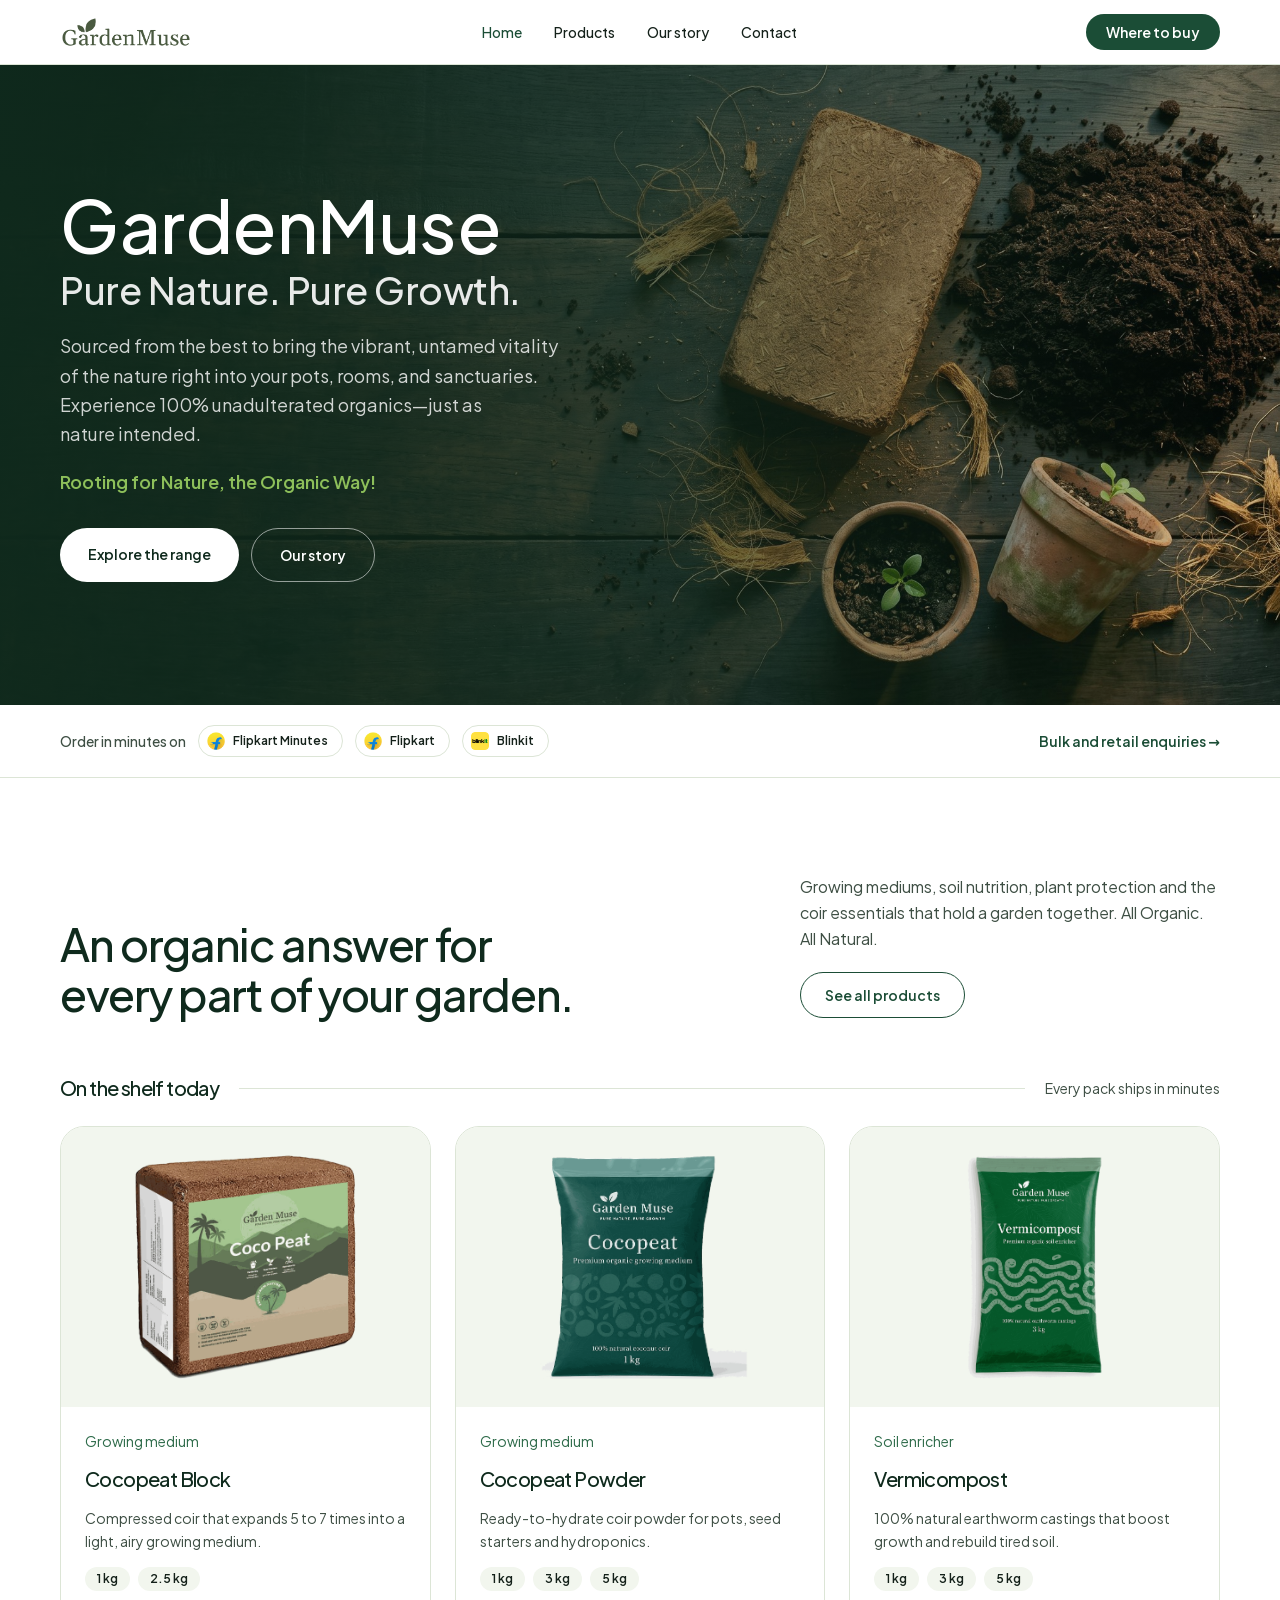
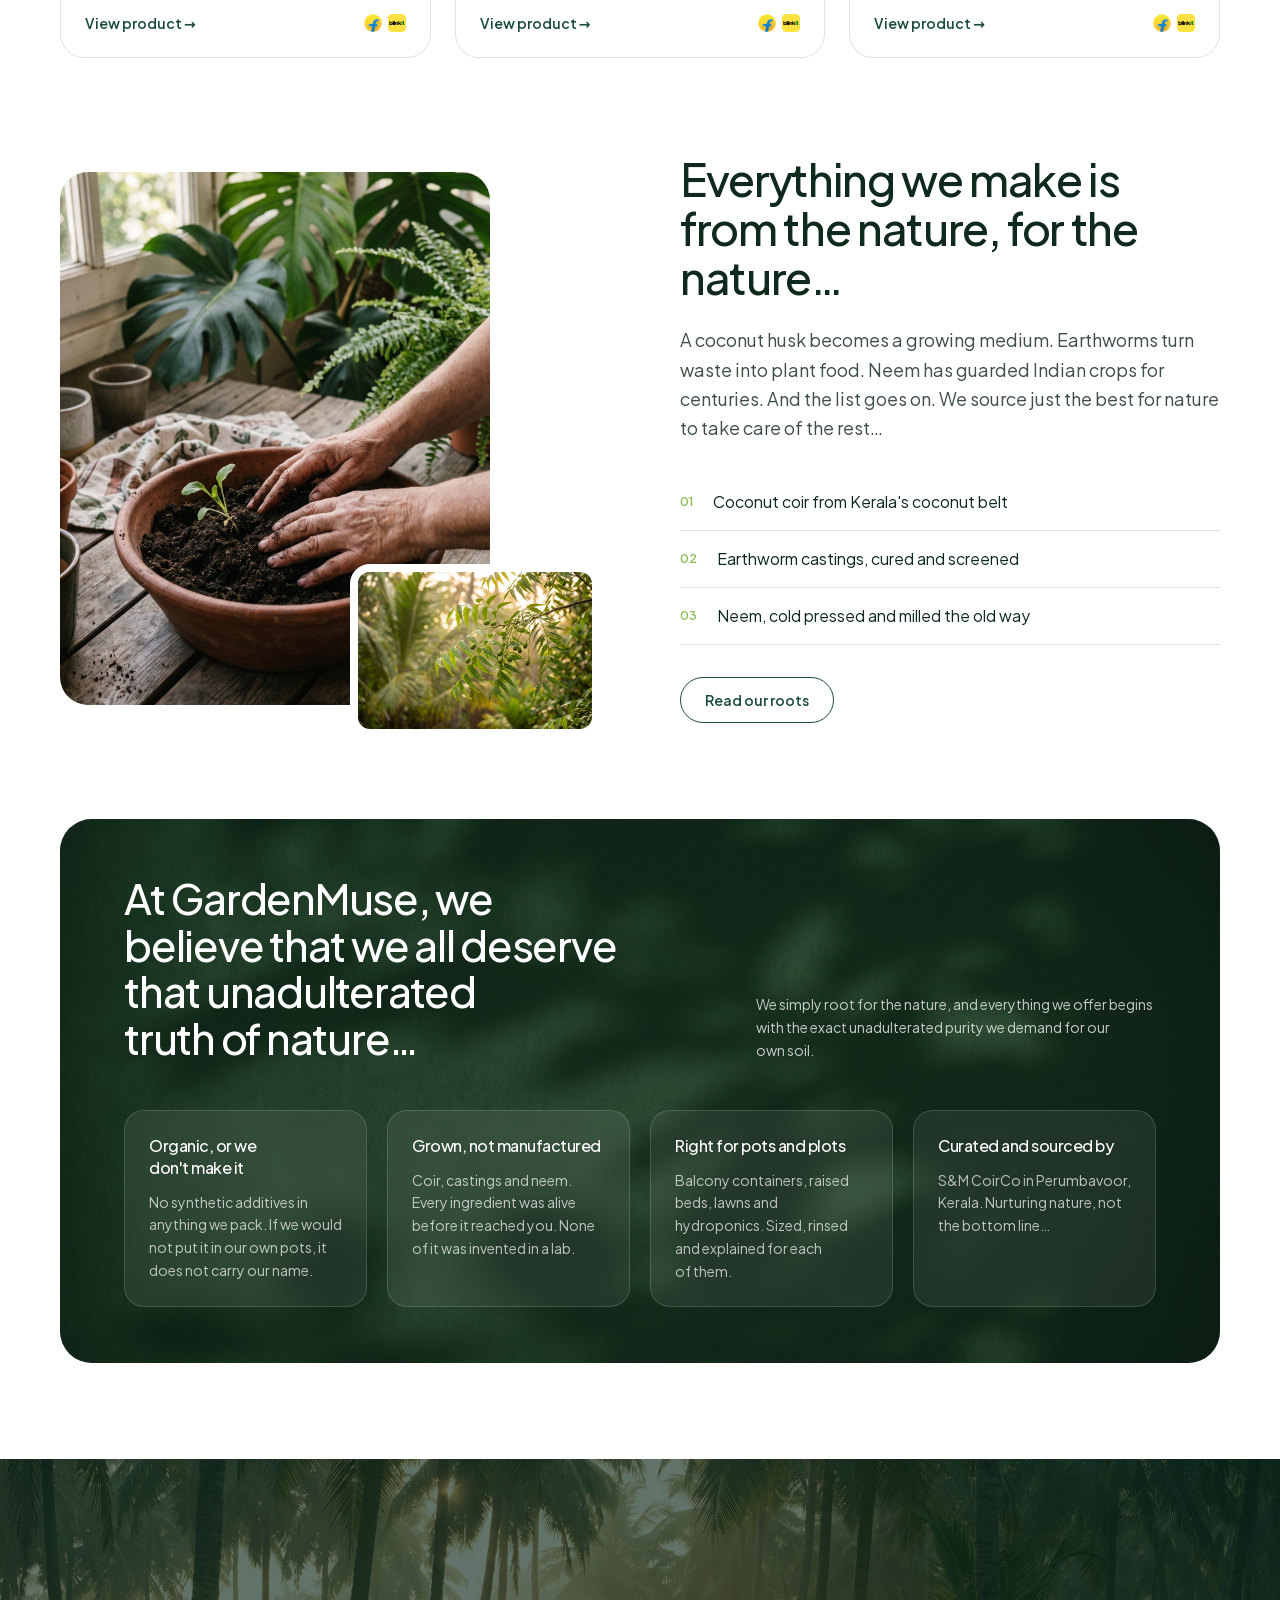
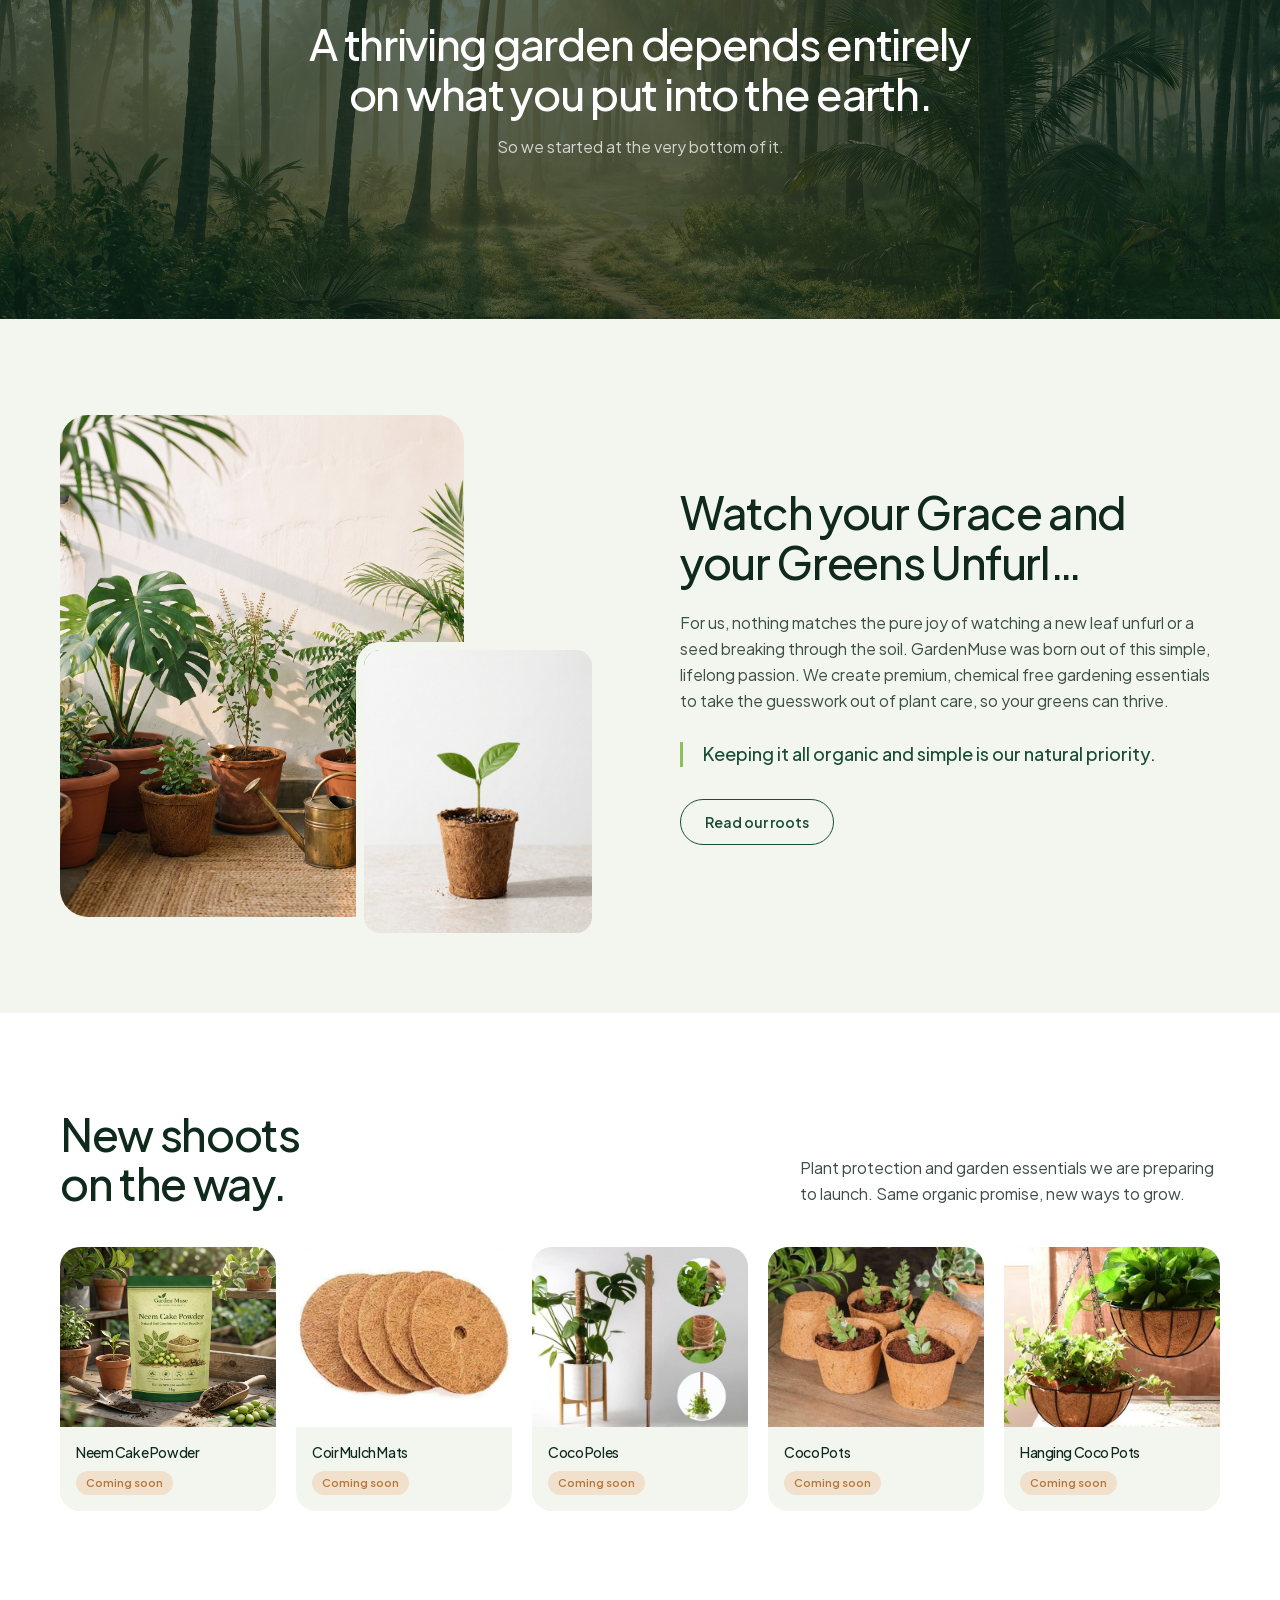
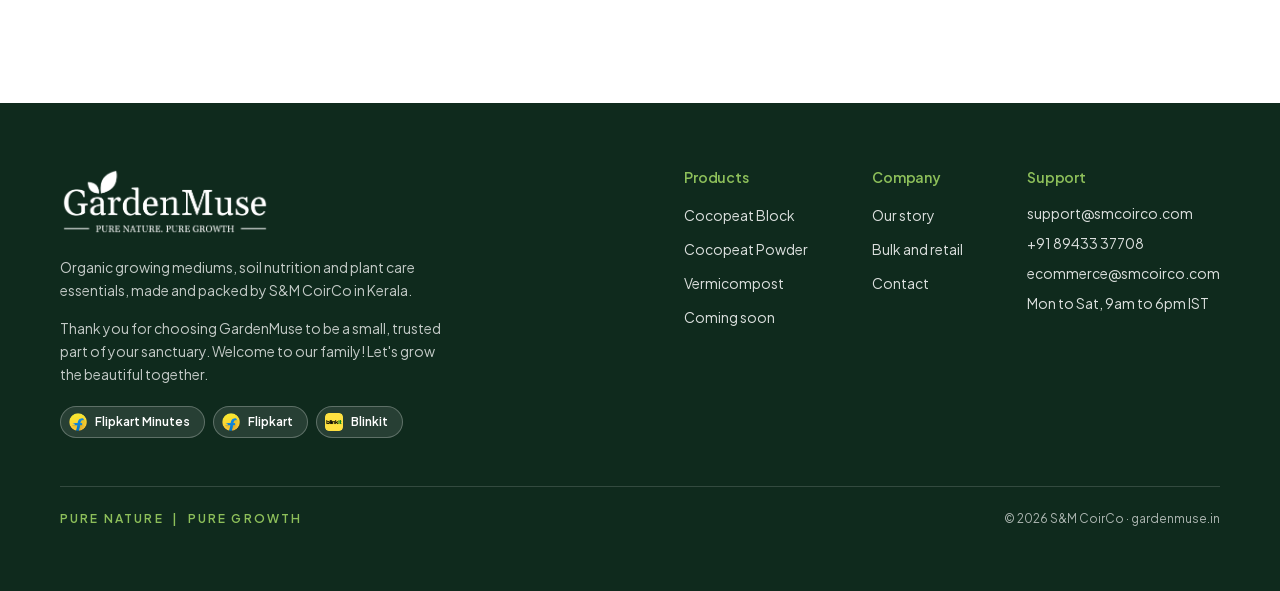
<file: index.html>
<!DOCTYPE html><html lang="en-IN" class="plus_jakarta_sans_6cbc0d5f-module__dx4leq__variable"><head><meta charSet="utf-8"/><meta name="viewport" content="width=device-width, initial-scale=1"/><link rel="preload" href="/_next/static/media/fba5a26ea33df6a3-s.p.18rizl4rsrl42.woff2" as="font" crossorigin="" type="font/woff2"/><link rel="preload" as="image" href="/img/logo.png"/><link rel="preload" as="image" href="/img/hf-hero-flatlay.jpg"/><link rel="preload" as="image" href="/img/hf-m-flatlay.jpg"/><link rel="stylesheet" href="/_next/static/chunks/0zbz6qk-yhjbc.css" data-precedence="next"/><link rel="preload" as="script" fetchPriority="low" href="/_next/static/chunks/3s6nzrbk-8mnv.js"/><script src="/_next/static/chunks/19mx3mg6lkumu.js" async=""></script><script src="/_next/static/chunks/1j_9b-l0n6u-t.js" async=""></script><script src="/_next/static/chunks/344n2zhqbh4pn.js" async=""></script><script src="/_next/static/chunks/turbopack-0wc1en2n1v2wu.js" async=""></script><script src="/_next/static/chunks/3fntmmi971322.js" async=""></script><script src="/_next/static/chunks/1aikc68qqcg6x.js" async=""></script><title>GardenMuse · Organic growing mediums and plant care, made in Kerala</title><meta name="description" content="GardenMuse makes organic growing mediums, soil nutrition and plant care essentials from coconut coir and earthworm castings in Kerala. Order on Flipkart Minutes, Flipkart and Blinkit."/><meta name="keywords" content="cocopeat and vermicompost mixture ratio,best potting soil combo for home garden,organic fertilizer and soil conditioner pack,coco peat block with vermi compost manure,ready to use organic soil mix for plants,chemical free organic plant growth promoter,how to mix soil cocopeat for pots,how to mix soil cocopeat vermicompost for pots,soilless hydroponics potting mix setup,organic growing medium for indoor plants,organic growing medium for balcony plants,cocopeat,GardenMuse cocopeat and vermicompost,Garden Muse organic potting mix combo,GardenMuse coco peat block and vermicompost fertilizer,Garden Muse soilless farming"/><meta name="robots" content="index, follow"/><meta property="og:title" content="GardenMuse · Pure Nature. Pure Growth."/><meta property="og:description" content="Sourced from the best to bring the vibrant, untamed vitality of the nature right into your pots, rooms, and sanctuaries."/><meta property="og:url" content="https://gardenmuse.in/"/><meta property="og:site_name" content="GardenMuse"/><meta property="og:locale" content="en_IN"/><meta property="og:type" content="website"/><meta name="twitter:card" content="summary"/><meta name="twitter:title" content="GardenMuse · Pure Nature. Pure Growth."/><meta name="twitter:description" content="Sourced from the best to bring the vibrant, untamed vitality of the nature right into your pots, rooms, and sanctuaries."/><link rel="icon" href="/favicon.ico?favicon.1hb-abbyr32nn.ico" sizes="256x256" type="image/x-icon"/><link rel="apple-touch-icon" href="/apple-icon.png?apple-icon.447bbhrw1znoc.png" sizes="180x180" type="image/png"/><meta name="next-size-adjust" content=""/><script src="/_next/static/chunks/0cz1d0mv5g_q7.js" noModule=""></script></head><body><div hidden=""><!--$--><!--/$--></div><a href="#main" class="sr-only focus:not-sr-only focus:absolute focus:left-4 focus:top-4 focus:z-[100] focus:rounded-full focus:bg-forest-700 focus:px-5 focus:py-2.5 focus:text-sm focus:font-semibold focus:text-white">Skip to content</a><header class="sticky top-0 z-50 border-b border-line bg-white"><nav class="shell flex h-16 items-center justify-between gap-6" aria-label="Main"><a class="shrink-0" aria-label="GardenMuse home" href="/"><img alt="GardenMuse" width="132" height="33" decoding="async" data-nimg="1" style="color:transparent" src="/img/logo.png"/></a><ul class="hidden items-center gap-8 md:flex"><li><a aria-current="page" class="text-sm font-medium transition-colors text-forest-700" href="/">Home</a></li><li><a class="text-sm font-medium transition-colors text-ink hover:text-forest-700" href="/products/">Products</a></li><li><a class="text-sm font-medium transition-colors text-ink hover:text-forest-700" href="/story/">Our story</a></li><li><a class="text-sm font-medium transition-colors text-ink hover:text-forest-700" href="/contact/">Contact</a></li></ul><a class="rounded-full bg-forest-700 px-5 py-2 text-sm font-semibold text-white transition-colors hover:bg-forest-900" href="/products/">Where to buy</a></nav></header><main id="main"><section class="relative isolate overflow-hidden"><img alt="" decoding="async" data-nimg="fill" class="hidden object-cover sm:block" style="position:absolute;height:100%;width:100%;left:0;top:0;right:0;bottom:0;color:transparent" src="/img/hf-hero-flatlay.jpg"/><img alt="" decoding="async" data-nimg="fill" class="object-cover sm:hidden" style="position:absolute;height:100%;width:100%;left:0;top:0;right:0;bottom:0;color:transparent" src="/img/hf-m-flatlay.jpg"/><div class="absolute inset-0 bg-gradient-to-b from-forest-900/60 via-forest-900/70 to-forest-900/95 sm:bg-gradient-to-r sm:from-forest-900/95 sm:via-forest-900/65 sm:to-forest-900/15" aria-hidden="true"></div><div class="shell relative flex min-h-[600px] items-end py-14 sm:min-h-[640px] sm:items-center"><div class="max-w-[660px]"><h1 class="text-white"><span class="block text-[clamp(2.5rem,6.2vw,4.5rem)] leading-[1.02]">GardenMuse</span><span class="mt-2 block text-[clamp(1.45rem,3.1vw,2.35rem)] leading-[1.12] font-medium text-white/90">Pure Nature. Pure Growth.</span></h1><p class="mt-5 max-w-[540px] text-base leading-relaxed text-white/80 sm:text-lg">Sourced from the best to bring the vibrant, untamed vitality of the nature right into your pots, rooms, and sanctuaries. Experience 100% unadulterated organics—just as nature intended.</p><p class="mt-5 text-base font-semibold text-sprout sm:text-lg">Rooting for Nature, the Organic Way!</p><div class="mt-8 flex flex-wrap gap-3"><a class="rounded-full bg-white px-7 py-4 text-sm font-semibold text-forest-900 transition-colors hover:bg-mist" href="/products/">Explore the range</a><a class="rounded-full border border-white/55 px-7 py-4 text-sm font-semibold text-white transition-colors hover:bg-white/10" href="/story/">Our story</a></div></div></div></section><section class="border-b border-line bg-white"><div class="shell flex flex-wrap items-center justify-between gap-4 py-5"><div class="flex flex-wrap items-center gap-3"><span class="text-sm font-medium text-ink-soft">Order in minutes on</span><span class="inline-flex items-center gap-2 rounded-full border border-line bg-white py-1.5 pl-2 pr-3.5 text-xs font-semibold text-ink"><img alt="" aria-hidden="true" loading="lazy" width="36" height="36" decoding="async" data-nimg="1" class="shrink-0 rounded-[4px] object-contain" style="color:transparent;width:18px;height:18px" src="/img/market/flipkart.png"/>Flipkart Minutes</span><span class="inline-flex items-center gap-2 rounded-full border border-line bg-white py-1.5 pl-2 pr-3.5 text-xs font-semibold text-ink"><img alt="" aria-hidden="true" loading="lazy" width="36" height="36" decoding="async" data-nimg="1" class="shrink-0 rounded-[4px] object-contain" style="color:transparent;width:18px;height:18px" src="/img/market/flipkart.png"/>Flipkart</span><span class="inline-flex items-center gap-2 rounded-full border border-line bg-white py-1.5 pl-2 pr-3.5 text-xs font-semibold text-ink"><img alt="" aria-hidden="true" loading="lazy" width="36" height="36" decoding="async" data-nimg="1" class="shrink-0 rounded-[4px] object-contain" style="color:transparent;width:18px;height:18px" src="/img/market/blinkit.png"/>Blinkit</span></div><a class="text-sm font-semibold text-forest-700 hover:underline" href="/contact/#bulk">Bulk and retail enquiries <span aria-hidden="true">→</span></a></div></section><section class="shell py-20 lg:py-24"><div class="flex flex-col gap-8 lg:flex-row lg:items-end lg:justify-between"><h2 class="max-w-[520px] text-[clamp(2rem,4vw,2.8rem)] leading-[1.1]">An organic answer for every part of your garden.</h2><div class="max-w-[420px]"><p class="text-base leading-relaxed text-ink-soft">Growing mediums, soil nutrition, plant protection and the coir essentials that hold a garden together. All Organic. All Natural.</p><a class="mt-5 inline-block rounded-full border-[1.5px] border-forest-700 px-6 py-3 text-sm font-semibold text-forest-700 transition-colors hover:bg-forest-700 hover:text-white" href="/products/">See all products</a></div></div><div class="mt-14 flex items-center gap-5"><h3 class="shrink-0 text-xl">On the shelf today</h3><span class="rule flex-1" aria-hidden="true"></span><span class="hidden shrink-0 text-sm text-ink-soft sm:block">Every pack ships in minutes</span></div><ul class="mt-6 grid gap-6 md:grid-cols-2 lg:grid-cols-3"><li><article class="group flex h-full flex-col overflow-hidden rounded-[24px] border border-line bg-white transition-shadow hover:card-shadow"><a class="block bg-mist" href="/products/cocopeat-block/"><img alt="Cocopeat Block pack" loading="lazy" width="800" height="700" decoding="async" data-nimg="1" class="h-[280px] w-full object-contain p-6 transition-transform duration-500 group-hover:scale-[1.03]" style="color:transparent" src="/img/cocopeat-block-1kg.png"/></a><div class="flex flex-1 flex-col gap-3.5 p-6"><p class="text-sm text-forest-500">Growing medium</p><h3 class="text-xl"><a class="hover:underline" href="/products/cocopeat-block/">Cocopeat Block</a></h3><p class="text-sm leading-relaxed text-ink-soft">Compressed coir that expands 5 to 7 times into a light, airy growing medium.</p><ul class="flex flex-wrap gap-2"><li class="rounded-full bg-mist px-3 py-1 text-xs font-semibold text-ink">1 kg</li><li class="rounded-full bg-mist px-3 py-1 text-xs font-semibold text-ink">2.5 kg</li></ul><div class="mt-auto flex items-center justify-between gap-3 pt-2"><a class="text-sm font-semibold text-forest-700 hover:underline" href="/products/cocopeat-block/">View product <span aria-hidden="true">→</span></a><span class="flex items-center gap-1.5" aria-hidden="true"><img alt="" aria-hidden="true" loading="lazy" width="36" height="36" decoding="async" data-nimg="1" class="shrink-0 rounded-[4px] object-contain" style="color:transparent;width:18px;height:18px" src="/img/market/flipkart.png"/><img alt="" aria-hidden="true" loading="lazy" width="36" height="36" decoding="async" data-nimg="1" class="shrink-0 rounded-[4px] object-contain" style="color:transparent;width:18px;height:18px" src="/img/market/blinkit.png"/></span></div></div></article></li><li><article class="group flex h-full flex-col overflow-hidden rounded-[24px] border border-line bg-white transition-shadow hover:card-shadow"><a class="block bg-mist" href="/products/cocopeat-powder/"><img alt="Cocopeat Powder pack" loading="lazy" width="800" height="700" decoding="async" data-nimg="1" class="h-[280px] w-full object-contain p-6 transition-transform duration-500 group-hover:scale-[1.03]" style="color:transparent" src="/img/cocopeat-powder.png"/></a><div class="flex flex-1 flex-col gap-3.5 p-6"><p class="text-sm text-forest-500">Growing medium</p><h3 class="text-xl"><a class="hover:underline" href="/products/cocopeat-powder/">Cocopeat Powder</a></h3><p class="text-sm leading-relaxed text-ink-soft">Ready-to-hydrate coir powder for pots, seed starters and hydroponics.</p><ul class="flex flex-wrap gap-2"><li class="rounded-full bg-mist px-3 py-1 text-xs font-semibold text-ink">1 kg</li><li class="rounded-full bg-mist px-3 py-1 text-xs font-semibold text-ink">3 kg</li><li class="rounded-full bg-mist px-3 py-1 text-xs font-semibold text-ink">5 kg</li></ul><div class="mt-auto flex items-center justify-between gap-3 pt-2"><a class="text-sm font-semibold text-forest-700 hover:underline" href="/products/cocopeat-powder/">View product <span aria-hidden="true">→</span></a><span class="flex items-center gap-1.5" aria-hidden="true"><img alt="" aria-hidden="true" loading="lazy" width="36" height="36" decoding="async" data-nimg="1" class="shrink-0 rounded-[4px] object-contain" style="color:transparent;width:18px;height:18px" src="/img/market/flipkart.png"/><img alt="" aria-hidden="true" loading="lazy" width="36" height="36" decoding="async" data-nimg="1" class="shrink-0 rounded-[4px] object-contain" style="color:transparent;width:18px;height:18px" src="/img/market/blinkit.png"/></span></div></div></article></li><li><article class="group flex h-full flex-col overflow-hidden rounded-[24px] border border-line bg-white transition-shadow hover:card-shadow"><a class="block bg-mist" href="/products/vermicompost/"><img alt="Vermicompost pack" loading="lazy" width="800" height="700" decoding="async" data-nimg="1" class="h-[280px] w-full object-contain p-6 transition-transform duration-500 group-hover:scale-[1.03]" style="color:transparent" src="/img/vermicompost-3kg.png"/></a><div class="flex flex-1 flex-col gap-3.5 p-6"><p class="text-sm text-forest-500">Soil enricher</p><h3 class="text-xl"><a class="hover:underline" href="/products/vermicompost/">Vermicompost</a></h3><p class="text-sm leading-relaxed text-ink-soft">100% natural earthworm castings that boost growth and rebuild tired soil.</p><ul class="flex flex-wrap gap-2"><li class="rounded-full bg-mist px-3 py-1 text-xs font-semibold text-ink">1 kg</li><li class="rounded-full bg-mist px-3 py-1 text-xs font-semibold text-ink">3 kg</li><li class="rounded-full bg-mist px-3 py-1 text-xs font-semibold text-ink">5 kg</li></ul><div class="mt-auto flex items-center justify-between gap-3 pt-2"><a class="text-sm font-semibold text-forest-700 hover:underline" href="/products/vermicompost/">View product <span aria-hidden="true">→</span></a><span class="flex items-center gap-1.5" aria-hidden="true"><img alt="" aria-hidden="true" loading="lazy" width="36" height="36" decoding="async" data-nimg="1" class="shrink-0 rounded-[4px] object-contain" style="color:transparent;width:18px;height:18px" src="/img/market/flipkart.png"/><img alt="" aria-hidden="true" loading="lazy" width="36" height="36" decoding="async" data-nimg="1" class="shrink-0 rounded-[4px] object-contain" style="color:transparent;width:18px;height:18px" src="/img/market/blinkit.png"/></span></div></div></article></li></ul></section><section class="shell grid items-center gap-14 pb-20 lg:grid-cols-2 lg:gap-20 lg:pb-24"><div class="relative"><img alt="Hands settling a seedling into organic potting mix in a terracotta bowl" loading="lazy" width="900" height="1120" decoding="async" data-nimg="1" class="w-full rounded-[28px] object-cover lg:max-w-[430px]" style="color:transparent" src="/img/hf-potting-bowl.jpg"/><img alt="Neem leaves and fruit in morning light" loading="lazy" width="600" height="420" decoding="async" data-nimg="1" class="absolute -bottom-8 right-0 hidden w-[250px] rounded-[20px] border-8 border-white object-cover lg:block" style="color:transparent" src="/img/hf-neem.jpg"/></div><div><h2 class="text-[clamp(2rem,4vw,2.8rem)] leading-[1.1]">Everything we make is<br/>from the nature, for the nature…</h2><p class="mt-6 text-lg leading-relaxed text-ink-soft">A coconut husk becomes a growing medium. Earthworms turn waste into plant food. Neem has guarded Indian crops for centuries. And the list goes on. We source just the best for nature to take care of the rest…</p><ul class="mt-8"><li class="flex items-center gap-5 border-b border-line py-4"><span class="text-xs font-semibold text-sprout">01</span><span class="text-base text-forest-900">Coconut coir from Kerala&#x27;s coconut belt</span></li><li class="flex items-center gap-5 border-b border-line py-4"><span class="text-xs font-semibold text-sprout">02</span><span class="text-base text-forest-900">Earthworm castings, cured and screened</span></li><li class="flex items-center gap-5 border-b border-line py-4"><span class="text-xs font-semibold text-sprout">03</span><span class="text-base text-forest-900">Neem, cold pressed and milled the old way</span></li></ul><a class="mt-8 inline-block rounded-full border-[1.5px] border-forest-700 px-6 py-3 text-sm font-semibold text-forest-700 transition-colors hover:bg-forest-700 hover:text-white" href="/story/">Read our roots</a></div></section><section class="shell pb-20 lg:pb-24"><div class="relative overflow-hidden rounded-[32px] bg-forest-900 px-7 py-14 text-white sm:px-12 lg:px-16"><img alt="" loading="lazy" decoding="async" data-nimg="fill" class="object-cover opacity-45" style="position:absolute;height:100%;width:100%;left:0;top:0;right:0;bottom:0;color:transparent" src="/img/hf-bg-dark.jpg"/><div class="relative"><div class="flex flex-col gap-8 lg:flex-row lg:items-end lg:justify-between"><h2 class="max-w-[560px] text-[clamp(1.9rem,3.6vw,2.6rem)] leading-[1.12] text-white">At GardenMuse, we believe that we all deserve that unadulterated truth of nature…</h2><p class="max-w-[400px] text-sm leading-relaxed text-white/75">We simply root for the nature, and everything we offer begins with the exact unadulterated purity we demand for our own soil.</p></div><ul class="mt-12 grid gap-5 sm:grid-cols-2 lg:grid-cols-4"><li class="rounded-[20px] border border-white/15 bg-white/[0.07] p-6 backdrop-blur-sm"><h3 class="text-base leading-snug text-white">Organic, or we don&#x27;t make it</h3><p class="mt-3 text-sm leading-relaxed text-white/70">No synthetic additives in anything we pack. If we would not put it in our own pots, it does not carry our name.</p></li><li class="rounded-[20px] border border-white/15 bg-white/[0.07] p-6 backdrop-blur-sm"><h3 class="text-base leading-snug text-white">Grown, not manufactured</h3><p class="mt-3 text-sm leading-relaxed text-white/70">Coir, castings and neem. Every ingredient was alive before it reached you. None of it was invented in a lab.</p></li><li class="rounded-[20px] border border-white/15 bg-white/[0.07] p-6 backdrop-blur-sm"><h3 class="text-base leading-snug text-white">Right for pots and plots</h3><p class="mt-3 text-sm leading-relaxed text-white/70">Balcony containers, raised beds, lawns and hydroponics. Sized, rinsed and explained for each of them.</p></li><li class="rounded-[20px] border border-white/15 bg-white/[0.07] p-6 backdrop-blur-sm"><h3 class="text-base leading-snug text-white">Curated and sourced by</h3><p class="mt-3 text-sm leading-relaxed text-white/70">S&amp;M CoirCo in Perumbavoor, Kerala. Nurturing nature, not the bottom line…</p></li></ul></div></div></section><section class="relative isolate overflow-hidden"><img alt="" loading="lazy" width="2400" height="1018" decoding="async" data-nimg="1" class="h-[380px] w-full object-cover sm:h-[460px]" style="color:transparent" src="/img/hf-grove.jpg"/><div class="absolute inset-0 bg-forest-900/65" aria-hidden="true"></div><div class="shell absolute inset-0 flex flex-col items-center justify-center text-center"><p class="text-[clamp(1.5rem,3.4vw,2.9rem)] font-medium leading-[1.15] tracking-[-0.03em] text-white">A thriving garden depends entirely<br class="hidden sm:block"/> on what you put into the earth.</p><p class="mt-4 text-sm text-white/75 sm:text-base">So we started at the very bottom of it.</p></div></section><section class="bg-mist py-20 lg:py-24"><div class="shell grid items-center gap-14 lg:grid-cols-2 lg:gap-20"><div class="relative"><img alt="A balcony garden in morning light with terracotta and coir pots" loading="lazy" width="900" height="1120" decoding="async" data-nimg="1" class="w-full rounded-[28px] object-cover lg:max-w-[404px]" style="color:transparent" src="/img/hf-balcony.jpg"/><img alt="A young seedling growing in a coir pot" loading="lazy" width="560" height="640" decoding="async" data-nimg="1" class="absolute -bottom-6 right-0 hidden w-[244px] rounded-[24px] border-8 border-mist object-cover lg:block" style="color:transparent" src="/img/hf-seedling.jpg"/></div><div><h2 class="text-[clamp(2rem,4vw,2.8rem)] leading-[1.1]">Watch your Grace and<br/>your Greens Unfurl…</h2><p class="mt-6 text-base leading-relaxed text-ink-soft">For us, nothing matches the pure joy of watching a new leaf unfurl or a seed breaking through the soil. GardenMuse was born out of this simple, lifelong passion. We create premium, chemical free gardening essentials to take the guesswork out of plant care, so your greens can thrive.</p><blockquote class="mt-7 border-l-[3px] border-sprout pl-5 text-lg leading-snug font-medium text-forest-700">Keeping it all organic and simple is our natural priority.</blockquote><a class="mt-8 inline-block rounded-full border-[1.5px] border-forest-700 px-6 py-3 text-sm font-semibold text-forest-700 transition-colors hover:bg-forest-700 hover:text-white" href="/story/">Read our roots</a></div></div></section><section id="coming-soon" class="shell py-20 lg:py-24"><div class="flex flex-col gap-6 lg:flex-row lg:items-end lg:justify-between"><h2 class="text-[clamp(2rem,4vw,2.8rem)] leading-[1.1]">New shoots<br/>on the way.</h2><p class="max-w-[420px] text-base leading-relaxed text-ink-soft">Plant protection and garden essentials we are preparing to launch. Same organic promise, new ways to grow.</p></div><ul class="mt-10 grid grid-cols-2 gap-5 sm:grid-cols-3 lg:grid-cols-5"><li class="overflow-hidden rounded-[20px] bg-mist"><img alt="Neem Cake Powder" loading="lazy" width="600" height="600" decoding="async" data-nimg="1" class="h-[180px] w-full object-cover" style="color:transparent" src="/img/scene-neem-cake.jpg"/><div class="p-4"><h3 class="text-sm leading-snug">Neem Cake Powder</h3><p class="mt-2 inline-block rounded-full bg-coir-200 px-2.5 py-1 text-[11px] font-semibold text-coir">Coming soon</p></div></li><li class="overflow-hidden rounded-[20px] bg-mist"><img alt="Coir Mulch Mats" loading="lazy" width="600" height="600" decoding="async" data-nimg="1" class="h-[180px] w-full object-cover" style="color:transparent" src="/img/soon-coir-mulch.jpg"/><div class="p-4"><h3 class="text-sm leading-snug">Coir Mulch Mats</h3><p class="mt-2 inline-block rounded-full bg-coir-200 px-2.5 py-1 text-[11px] font-semibold text-coir">Coming soon</p></div></li><li class="overflow-hidden rounded-[20px] bg-mist"><img alt="Coco Poles" loading="lazy" width="600" height="600" decoding="async" data-nimg="1" class="h-[180px] w-full object-cover" style="color:transparent" src="/img/soon-coco-pole.jpg"/><div class="p-4"><h3 class="text-sm leading-snug">Coco Poles</h3><p class="mt-2 inline-block rounded-full bg-coir-200 px-2.5 py-1 text-[11px] font-semibold text-coir">Coming soon</p></div></li><li class="overflow-hidden rounded-[20px] bg-mist"><img alt="Coco Pots" loading="lazy" width="600" height="600" decoding="async" data-nimg="1" class="h-[180px] w-full object-cover" style="color:transparent" src="/img/soon-coco-pots.jpg"/><div class="p-4"><h3 class="text-sm leading-snug">Coco Pots</h3><p class="mt-2 inline-block rounded-full bg-coir-200 px-2.5 py-1 text-[11px] font-semibold text-coir">Coming soon</p></div></li><li class="overflow-hidden rounded-[20px] bg-mist"><img alt="Hanging Coco Pots" loading="lazy" width="600" height="600" decoding="async" data-nimg="1" class="h-[180px] w-full object-cover" style="color:transparent" src="/img/soon-hanging-pots.jpg"/><div class="p-4"><h3 class="text-sm leading-snug">Hanging Coco Pots</h3><p class="mt-2 inline-block rounded-full bg-coir-200 px-2.5 py-1 text-[11px] font-semibold text-coir">Coming soon</p></div></li></ul></section></main><footer class="mt-24 bg-forest-900 text-white"><div class="shell py-16"><div class="flex flex-col gap-12 lg:flex-row lg:justify-between"><div class="max-w-sm"><img alt="GardenMuse" loading="lazy" width="210" height="66" decoding="async" data-nimg="1" style="color:transparent" src="/img/logo-full-white.png"/><p class="mt-5 text-sm leading-relaxed text-white/75">Organic growing mediums, soil nutrition and plant care essentials, made and packed by<!-- --> <!-- -->S&amp;M CoirCo<!-- --> in Kerala.</p><p class="mt-4 text-sm leading-relaxed text-white/75">Thank you for choosing GardenMuse to be a small, trusted part of your sanctuary. Welcome to our family! Let&#x27;s grow the beautiful together.</p><div class="mt-5"><ul class="flex flex-wrap gap-2"><li class="inline-flex items-center gap-2 rounded-full border border-white/25 bg-white/10 py-1.5 pl-2 pr-3.5 text-xs font-semibold text-white"><img alt="" aria-hidden="true" loading="lazy" width="36" height="36" decoding="async" data-nimg="1" class="shrink-0 rounded-[4px] object-contain" style="color:transparent;width:18px;height:18px" src="/img/market/flipkart.png"/>Flipkart Minutes</li><li class="inline-flex items-center gap-2 rounded-full border border-white/25 bg-white/10 py-1.5 pl-2 pr-3.5 text-xs font-semibold text-white"><img alt="" aria-hidden="true" loading="lazy" width="36" height="36" decoding="async" data-nimg="1" class="shrink-0 rounded-[4px] object-contain" style="color:transparent;width:18px;height:18px" src="/img/market/flipkart.png"/>Flipkart</li><li class="inline-flex items-center gap-2 rounded-full border border-white/25 bg-white/10 py-1.5 pl-2 pr-3.5 text-xs font-semibold text-white"><img alt="" aria-hidden="true" loading="lazy" width="36" height="36" decoding="async" data-nimg="1" class="shrink-0 rounded-[4px] object-contain" style="color:transparent;width:18px;height:18px" src="/img/market/blinkit.png"/>Blinkit</li></ul></div></div><div class="flex flex-wrap gap-12 sm:gap-16"><div><h4 class="text-sm font-semibold text-sprout">Products</h4><ul class="mt-4 flex flex-col gap-2.5"><li><a class="text-sm text-white/85 hover:text-white hover:underline" href="/products/cocopeat-block/">Cocopeat Block</a></li><li><a class="text-sm text-white/85 hover:text-white hover:underline" href="/products/cocopeat-powder/">Cocopeat Powder</a></li><li><a class="text-sm text-white/85 hover:text-white hover:underline" href="/products/vermicompost/">Vermicompost</a></li><li><a class="text-sm text-white/85 hover:text-white hover:underline" href="/products/#coming-soon">Coming soon</a></li></ul></div><div><h4 class="text-sm font-semibold text-sprout">Company</h4><ul class="mt-4 flex flex-col gap-2.5"><li><a class="text-sm text-white/85 hover:text-white hover:underline" href="/story/">Our story</a></li><li><a class="text-sm text-white/85 hover:text-white hover:underline" href="/contact/#bulk">Bulk and retail</a></li><li><a class="text-sm text-white/85 hover:text-white hover:underline" href="/contact/">Contact</a></li></ul></div><div><h4 class="text-sm font-semibold text-sprout">Support</h4><ul class="mt-4 flex flex-col gap-2.5 text-sm text-white/85"><li><a href="mailto:support@smcoirco.com" class="hover:text-white hover:underline">support@smcoirco.com</a></li><li><a href="tel:+918943337708" class="hover:text-white hover:underline">+91 89433 37708</a></li><li><a href="mailto:ecommerce@smcoirco.com" class="hover:text-white hover:underline">ecommerce@smcoirco.com</a></li><li>Mon to Sat, 9am to 6pm IST</li></ul></div></div></div><div class="mt-12 h-px bg-white/15"></div><div class="mt-6 flex flex-col gap-3 text-xs text-white/65 sm:flex-row sm:items-center sm:justify-between"><p class="font-semibold tracking-[0.18em] text-sprout uppercase">Pure nature  |  Pure growth</p><p>© <!-- -->2026<!-- --> <!-- -->S&amp;M CoirCo<!-- --> · <!-- -->gardenmuse.in</p></div></div></footer><!--$--><!--/$--><script src="/_next/static/chunks/3s6nzrbk-8mnv.js" id="_R_" async=""></script><script>(self.__next_f=self.__next_f||[]).push([0])</script><script>self.__next_f.push([1,"1:\"$Sreact.fragment\"\n2:I[39756,[\"/_next/static/chunks/3fntmmi971322.js\"],\"default\"]\n3:I[37457,[\"/_next/static/chunks/3fntmmi971322.js\"],\"default\"]\n4:I[22016,[\"/_next/static/chunks/3fntmmi971322.js\",\"/_next/static/chunks/1aikc68qqcg6x.js\"],\"\"]\n5:I[5500,[\"/_next/static/chunks/3fntmmi971322.js\",\"/_next/static/chunks/1aikc68qqcg6x.js\"],\"Image\"]\n15:I[68027,[\"/_next/static/chunks/3fntmmi971322.js\"],\"default\",1]\n:HL[\"/_next/static/chunks/0zbz6qk-yhjbc.css\",\"style\"]\n:HL[\"/_next/static/media/fba5a26ea33df6a3-s.p.18rizl4rsrl42.woff2\",\"font\",{\"crossOrigin\":\"\",\"type\":\"font/woff2\"}]\n0:{\"P\":null,\"c\":[\"\",\"\"],\"q\":\"\",\"i\":false,\"f\":[[[\"\",{\"children\":[\"__PAGE__\",{},\"$undefined\",\"$undefined\",4608]},\"$undefined\",\"$undefined\",4624],[[\"$\",\"$1\",\"c\",{\"children\":[[[\"$\",\"link\",\"0\",{\"rel\":\"stylesheet\",\"href\":\"/_next/static/chunks/0zbz6qk-yhjbc.css\",\"precedence\":\"next\",\"crossOrigin\":\"$undefined\",\"nonce\":\"$undefined\"}],[\"$\",\"script\",\"script-0\",{\"src\":\"/_next/static/chunks/3fntmmi971322.js\",\"async\":true,\"nonce\":\"$undefined\"}]],[\"$\",\"html\",null,{\"lang\":\"en-IN\",\"className\":\"plus_jakarta_sans_6cbc0d5f-module__dx4leq__variable\",\"children\":[\"$\",\"body\",null,{\"children\":[[\"$\",\"a\",null,{\"href\":\"#main\",\"className\":\"sr-only focus:not-sr-only focus:absolute focus:left-4 focus:top-4 focus:z-[100] focus:rounded-full focus:bg-forest-700 focus:px-5 focus:py-2.5 focus:text-sm focus:font-semibold focus:text-white\",\"children\":\"Skip to content\"}],[\"$\",\"$L2\",null,{\"parallelRouterKey\":\"children\",\"error\":\"$undefined\",\"errorStyles\":\"$undefined\",\"errorScripts\":\"$undefined\",\"template\":[\"$\",\"$L3\",null,{}],\"templateStyles\":\"$undefined\",\"templateScripts\":\"$undefined\",\"notFound\":[[[\"$\",\"title\",null,{\"children\":\"404: This page could not be found.\"}],[\"$\",\"div\",null,{\"style\":{\"fontFamily\":\"system-ui,\\\"Segoe UI\\\",Roboto,Helvetica,Arial,sans-serif,\\\"Apple Color Emoji\\\",\\\"Segoe UI Emoji\\\"\",\"height\":\"100vh\",\"textAlign\":\"center\",\"display\":\"flex\",\"flexDirection\":\"column\",\"alignItems\":\"center\",\"justifyContent\":\"center\"},\"children\":[\"$\",\"div\",null,{\"children\":[[\"$\",\"style\",null,{\"dangerouslySetInnerHTML\":{\"__html\":\"body{color:#000;background:#fff;margin:0}.next-error-h1{border-right:1px solid rgba(0,0,0,.3)}@media (prefers-color-scheme:dark){body{color:#fff;background:#000}.next-error-h1{border-right:1px solid rgba(255,255,255,.3)}}\"}}],[\"$\",\"h1\",null,{\"className\":\"next-error-h1\",\"style\":{\"display\":\"inline-block\",\"margin\":\"0 20px 0 0\",\"padding\":\"0 23px 0 0\",\"fontSize\":24,\"fontWeight\":500,\"verticalAlign\":\"top\",\"lineHeight\":\"49px\"},\"children\":404}],[\"$\",\"div\",null,{\"style\":{\"display\":\"inline-block\"},\"children\":[\"$\",\"h2\",null,{\"style\":{\"fontSize\":14,\"fontWeight\":400,\"lineHeight\":\"49px\",\"margin\":0},\"children\":\"This page could not be found.\"}]}]]}]}]],[]],\"forbidden\":\"$undefined\",\"unauthorized\":\"$undefined\"}]]}]}]]}],{\"children\":[[\"$\",\"$1\",\"c\",{\"children\":[[[\"$\",\"header\",null,{\"className\":\"sticky top-0 z-50 border-b border-line bg-white\",\"children\":[\"$\",\"nav\",null,{\"className\":\"shell flex h-16 items-center justify-between gap-6\",\"aria-label\":\"Main\",\"children\":[[\"$\",\"$L4\",null,{\"href\":\"/\",\"className\":\"shrink-0\",\"aria-label\":\"GardenMuse home\",\"children\":[\"$\",\"$L5\",null,{\"src\":\"/img/logo.png\",\"alt\":\"GardenMuse\",\"width\":132,\"height\":33,\"priority\":true}]}],[\"$\",\"ul\",null,{\"className\":\"hidden items-center gap-8 md:flex\",\"children\":[[\"$\",\"li\",\"/\",{\"children\":[\"$\",\"$L4\",null,{\"href\":\"/\",\"aria-current\":\"page\",\"className\":\"text-sm font-medium transition-colors text-forest-700\",\"children\":\"Home\"}]}],[\"$\",\"li\",\"/products\",{\"children\":[\"$\",\"$L4\",null,{\"href\":\"/products\",\"aria-current\":\"$undefined\",\"className\":\"text-sm font-medium transition-colors text-ink hover:text-forest-700\",\"children\":\"Products\"}]}],[\"$\",\"li\",\"/story\",{\"children\":[\"$\",\"$L4\",null,{\"href\":\"/story\",\"aria-current\":\"$undefined\",\"className\":\"text-sm font-medium transition-colors text-ink hover:text-forest-700\",\"children\":\"Our story\"}]}],[\"$\",\"li\",\"/contact\",{\"children\":[\"$\",\"$L4\",null,{\"href\":\"/contact\",\"aria-current\":\"$undefined\",\"className\":\"text-sm font-medium transition-colors text-ink hover:text-forest-700\",\"children\":\"Contact\"}]}]]}],[\"$\",\"$L4\",null,{\"href\":\"/products\",\"className\":\"rounded-full bg-forest-700 px-5 py-2 text-sm font-semibold text-white transition-colors hover:bg-forest-900\",\"children\":\"Where to buy\"}]]}]}],[\"$\",\"main\",null,{\"id\":\"main\",\"children\":[[\"$\",\"section\",null,{\"className\":\"relative isolate overflow-hidden\",\"children\":[[\"$\",\"$L5\",null,{\"src\":\"/img/hf-hero-flatlay.jpg\",\"alt\":\"\",\"fill\":true,\"priority\":true,\"sizes\":\"100vw\",\"className\":\"hidden object-cover sm:block\"}],[\"$\",\"$L5\",null,{\"src\":\"/img/hf-m-flatlay.jpg\",\"alt\":\"\",\"fill\":true,\"priority\":true,\"sizes\":\"100vw\",\"className\":\"object-cover sm:hidden\"}],[\"$\",\"div\",null,{\"className\":\"absolute inset-0 bg-gradient-to-b from-forest-900/60 via-forest-900/70 to-forest-900/95 sm:bg-gradient-to-r sm:from-forest-900/95 sm:via-forest-900/65 sm:to-forest-900/15\",\"aria-hidden\":true}],[\"$\",\"div\",null,{\"className\":\"shell relative flex min-h-[600px] items-end py-14 sm:min-h-[640px] sm:items-center\",\"children\":[\"$\",\"div\",null,{\"className\":\"max-w-[660px]\",\"children\":[[\"$\",\"h1\",null,{\"className\":\"text-white\",\"children\":[[\"$\",\"span\",null,{\"className\":\"block text-[clamp(2.5rem,6.2vw,4.5rem)] leading-[1.02]\",\"children\":\"GardenMuse\"}],\"$L6\"]}],\"$L7\",\"$L8\",\"$L9\"]}]}]]}],\"$La\",\"$Lb\",\"$Lc\",\"$Ld\",\"$Le\",\"$Lf\",\"$L10\"]}],\"$L11\"],[\"$L12\"],\"$L13\"]}],{},null,false,null]},null,false,null],\"$L14\",false]],\"m\":\"$undefined\",\"G\":[\"$15\",[\"$L16\"]],\"S\":true,\"h\":null,\"r\":\"$undefined\",\"s\":\"$undefined\",\"a\":\"$undefined\",\"l\":\"$undefined\",\"p\":\"$undefined\",\"d\":\"$undefined\",\"b\":\"I_aGQyloeDHl6LxrprlEI\"}\n1f:I[97367,[\"/_next/static/chunks/3fntmmi971322.js\"],\"OutletBoundary\"]\n20:\"$Sreact.suspense\"\n22:I[97367,[\"/_next/static/chunks/3fntmmi971322.js\"],\"ViewportBoundary\"]\n24:I[97367,[\"/_next/static/chunks/3fntmmi971322.js\"],\"MetadataBoundary\"]\n6:[\"$\",\"span\",null,{\"className\":\"mt-2 block text-[clamp(1.45rem,3.1vw,2.35rem)] leading-[1.12] font-medium text-white/90\",\"children\":\"Pure Nature. Pure Growth.\"}]\n7:[\"$\",\"p\",null,{\"className\":\"mt-5 max-w-[540px] text-base leading-relaxed text-white/80 sm:text-lg\",\"children\":\"Sourced from the best to bring the vibrant, untamed vitality of the nature right into your pots, rooms, and sanctuaries. Experience 100% unadulterated organics—just as nature intended.\"}]\n8:[\"$\",\"p\",null,{\"className\":\"mt-5 text-base font-semibold text-sprout sm:text-lg\",\"children\":\"Rooting for Nature, the Organic Way!\"}]\n9:[\"$\",\"div\",null,{\"className\":\"mt-8 flex flex-wrap gap-3\",\"children\":[[\"$\",\"$L4\",null,{\"href\":\"/products\",\"className\":\"rounded-full bg-white px-7 py-4 text-sm font-semibold text-forest-900 transition-colors hover:bg-mist\",\"children\":\"Explore the range\"}],[\"$\",\"$L4\",null,{\"href\":\"/story\",\"className\":\"rounded-full border border-white/55 px-7 py-4 text-sm font-semibold text-white transition-colors hover:bg-white/10\",\"children\":\"Our story\"}]]}]\na:[\"$\",\"section\",null,{\"className\":\"border-b border-line bg-white\",\"children\":[\"$\",\"div\",null,{\"className\":\"shell flex flex-wrap items-center justify-between gap-4 py-5\",\"children\":[[\"$\",\"div\",null,{\"className\":\"flex flex-wrap items-center gap-3\",\"children\":[[\"$\",\"span\",null,{\"className\":\"text-sm font-medium text-ink-soft\",\"children\":\"Order in minutes on\"}],[[\"$\",\"span\",\"flipkartMinutes\",{\"className\":\"inline-flex items-center gap-2 rounded-full border border-line bg-white py-1.5 pl-2 pr-3.5 text-xs font-semibold text-ink\",\"children\":[[\"$\",\"$L5\",null,{\"src\":\"/img/market/flipkart.png\",\"alt\":\"\",\"width\":36,\"height\":36,\"aria-hidden\":true,\"className\":\"shrink-0 rounded-[4px] object-contain\",\"style\":{\"width\":18,\"height\":18}}],\"Flipkart Minutes\"]}],[\"$\",\"span\",\"flipkart\",{\"className\":\"inline-flex items-center gap-2 rounded-full border border-line bg-white py-1.5 pl-2 pr-3.5 text-xs font-semibold text-ink\",\"children\":[[\"$\",\"$L5\",null,{\"src\":\"/img/market/flipkart.png\",\"alt\":\"\",\"width\":36,\"height\":36,\"aria-hidden\":true,\"className\":\"shrink-0 rounded-[4px] object-contain\",\"style\":{\"width\":18,\"height\":18}}],\"Flipkart\"]}],[\"$\",\"span\",\"blinkit\",{\"className\":\"inline-flex items-center gap-2 rounded-full border border-line bg-white py-1.5 pl-2 pr-3.5 text-xs font-semibold text-ink\",\"children\":[[\"$\",\"$L5\",null,{\"src\":\"/img/market/blinkit.png\",\"alt\":\"\",\"width\":36,\"height\":36,\"aria-hidden\":true,\"className\":\"shrink-0 rounded-[4px] object-contain\",\"style\":{\"width\":18,\"height\":18}}],\"Blinkit\"]}]]]}],[\"$\",\"$L4\",null,{\"href\":\"/contact#bulk\",\"className\":\"text-sm font-semibold text-forest-700 hover:underline\",\"children\":[\"Bulk and retail enquiries \",[\"$\",\"span\",null,{\"aria-hidden\":true,\"children\":\"→\"}]]}]]}]}]\nb:[\"$\",\"section\",null,{\"className\":\"shell py-20 lg:py-24\",\"children\":[[\"$\",\"div\",null,{\"className\":\"flex flex-col gap-8 lg:flex-row lg:items-end lg:justify-between\",\"children\":[[\"$\",\"h2\",null,{\"className\":\"max-w-[520px] text-[clamp(2rem,4vw,2.8rem)] leading-[1.1]\",\"children\":\"An organic answer for every part of your garden.\"}],[\"$\",\"div\",null,{\"className\":\"max-w-[420px]\",\"children\":[[\"$\",\"p\",null,{\"className\":\"text-base leading-relaxed text-ink-soft\",\"children\":\"Growing mediums, soil nutrition, plant protection and the coir essentials that hold a garden together. All Organic. All Natural.\"}],[\"$\",\"$L4\",null,{\"href\":\"/products\",\"className\":\"mt-5 inline-block rounded-full border-[1.5px] border-forest-700 px-6 py-3 text-sm font-semibold text-forest-700 transition-colors hover:bg-forest-700 hover:text-white\",\"children\":\"See all products\"}]]}]]}],[\"$\",\"div\",null,{\"className\":\"mt-14 flex items-center gap-5\",\"children\":[[\"$\",\"h3\",null,{\"className\":\"shrink-0 text-xl\",\"children\":\"On the shelf today\"}],[\"$\",\"span\",null,{\"className\":\"rule flex-1\",\"aria-hidden\":true}],[\"$\",\"span\",null,{\"className\":\"hidden shrink-0 text-sm text-ink-soft sm:block\",\"children\":\"Every pack ships in minutes\"}]]}],[\"$\",\"ul\",null,{\"className\":\"mt-6 grid gap-6 md:grid-cols-2 lg:grid-cols-3\",\"children\":[[\"$\",\"li\",\"cocopeat-block\",{\"children\":[\"$\",\"article\",null,{\"className\":\"group flex h-full flex-col overflow-hidden rounded-[24px] border border-line bg-white transition-shadow hover:card-shadow\",\"children\":[[\"$\",\"$L4\",null,{\"href\":\"/products/cocopeat-block\",\"className\":\"block bg-mist\",\"children\":[\"$\",\"$L5\",null,{\"src\":\"/img/cocopeat-block-1kg.png\",\"alt\":\"Cocopeat Block pack\",\"width\":800,\"height\":700,\"className\":\"h-[280px] w-full object-contain p-6 transition-transform duration-500 group-hover:scale-[1.03]\"}]}],[\"$\",\"div\",null,{\"className\":\"flex flex-1 flex-col gap-3.5 p-6\",\"children\":[[\"$\",\"p\",null,{\"className\":\"text-sm text-forest-500\",\"children\":\"Growing medium\"}],[\"$\",\"h3\",null,{\"className\":\"text-xl\",\"children\":[\"$\",\"$L4\",null,{\"href\":\"/products/cocopeat-block\",\"className\":\"hover:underline\",\"children\":\"Cocopeat Block\"}]}],[\"$\",\"p\",null,{\"className\":\"text-sm leading-relaxed text-ink-soft\",\"children\":\"Compressed coir that expands 5 to 7 times into a light, airy growing medium.\"}],[\"$\",\"ul\",null,{\"className\":\"flex flex-wrap gap-2\",\"children\":[[\"$\",\"li\",\"1 kg\",{\"className\":\"rounded-full bg-mist px-3 py-1 text-xs font-semibold text-ink\",\"children\":\"1 kg\"}],[\"$\",\"li\",\"2.5 kg\",{\"className\":\"rounded-full bg-mist px-3 py-1 text-xs font-semibold text-ink\",\"children\":\"2.5 kg\"}]]}],[\"$\",\"div\",null,{\"className\":\"mt-auto flex items-center justify-between gap-3 pt-2\",\"children\":[[\"$\",\"$L4\",null,{\"href\":\"/products/cocopeat-block\",\"className\":\"text-sm font-semibold text-forest-700 hover:underline\",\"children\":[\"View product \",[\"$\",\"span\",null,{\"aria-hidden\":true,\"children\":\"→\"}]]}],[\"$\",\"span\",null,{\"className\":\"flex items-center gap-1.5\",\"aria-hidden\":true,\"children\":[[\"$\",\"$L5\",\"flipkartMinutes\",{\"src\":\"/img/market/flipkart.png\",\"alt\":\"\",\"width\":36,\"height\":36,\"aria-hidden\":true,\"className\":\"shrink-0 rounded-[4px] object-contain\",\"style\":{\"width\":18,\"height\":18}}],[\"$\",\"$L5\",\"blinkit\",{\"src\":\"/img/market/blinkit.png\",\"alt\":\"\",\"width\":36,\"height\":36,\"aria-hidden\":true,\"className\":\"shrink-0 rounded-[4px] object-contain\",\"style\":{\"width\":18,\"height\":18}}]]}]]}]]}]]}]}],[\"$\",\"li\",\"cocopeat-powder\",{\"children\":[\"$\",\"article\",null,{\"className\":\"group flex h-full flex-col overflow-hidden rounded-[24px] border border-line bg-white transition-shadow hover:card-shadow\",\"children\":[[\"$\",\"$L4\",null,{\"href\":\"/products/cocopeat-powder\",\"className\":\"block bg-mist\",\"children\":[\"$\",\"$L5\",null,{\"src\":\"/img/cocopeat-powder.png\",\"alt\":\"Cocopeat Powder pack\",\"width\":800,\"height\":700,\"className\":\"h-[280px] w-full object-contain p-6 transition-transform duration-500 group-hover:scale-[1.03]\"}]}],[\"$\",\"div\",null,{\"className\":\"flex flex-1 flex-col gap-3.5 p-6\",\"children\":[[\"$\",\"p\",null,{\"className\":\"text-sm text-forest-500\",\"children\":\"Growing medium\"}],[\"$\",\"h3\",null,{\"className\":\"text-xl\",\"children\":[\"$\",\"$L4\",null,{\"href\":\"/products/cocopeat-powder\",\"className\":\"hover:underline\",\"children\":\"Cocopeat Powder\"}]}],\"$L17\",\"$L18\",\"$L19\"]}]]}]}],\"$L1a\"]}]]}]\nc:[\"$\",\"section\",null,{\"className\":\"shell grid items-center gap-14 pb-20 lg:grid-cols-2 lg:gap-20 lg:pb-24\",\"children\":[[\"$\",\"div\",null,{\"className\":\"relative\",\"children\":[[\"$\",\"$L5\",null,{\"src\":\"/img/hf-potting-bowl.jpg\",\"alt\":\"Hands settling a seedling into organic potting mix in a terracotta bowl\",\"width\":900,\"height\":1120,\"className\":\"w-full rounded-[28px] object-cover lg:max-w-[430px]\"}],[\"$\",\"$L5\",null,{\"src\":\"/img/hf-neem.jpg\",\"alt\":\"Neem leaves and fruit in morning light\",\"width\":600,\"height\":420,\"className\":\"absolute -bottom-8 right-0 hidden w-[250px] rounded-[20px] border-8 border-white object-cover lg:block\"}]]}],[\"$\",\"div\",null,{\"children\":[[\"$\",\"h2\",null,{\"className\":\"text-[clamp(2rem,4vw,2.8rem)] leading-[1.1]\",\"children\":[\"Everything we make is\",[\"$\",\"br\",null,{}],\"from the nature, for the nature…\"]}],[\"$\",\"p\",null,{\"className\":\"mt-6 text-lg leading-relaxed text-ink-soft\",\"children\":\"A coconut husk becomes a growing medium. Earthworms turn waste into plant food. Neem has guarded Indian crops for centuries. And the list goes on. We source just the best for nature to take care of the rest…\"}],[\"$\",\"ul\",null,{\"className\":\"mt-8\",\"children\":[[\"$\",\"li\",\"01\",{\"className\":\"flex items-center gap-5 border-b border-line py-4\",\"children\":[[\"$\",\"span\",null,{\"className\":\"text-xs font-semibold text-sprout\",\"children\":\"01\"}],[\"$\",\"span\",null,{\"className\":\"text-base text-forest-900\",\"children\":\"Coconut coir from Kerala's coconut belt\"}]]}],[\"$\",\"li\",\"02\",{\"className\":\"flex items-center gap-5 border-b border-line py-4\",\"children\":[[\"$\",\"span\",null,{\"className\":\"text-xs font-semibold text-sprout\",\"children\":\"02\"}],[\"$\",\"span\",null,{\"className\":\"text-base text-forest-900\",\"children\":\"Earthworm castings, cured and screened\"}]]}],[\"$\",\"li\",\"03\",{\"className\":\"flex items-center gap-5 border-b border-line py-4\",\"children\":[[\"$\",\"span\",null,{\"className\":\"text-xs font-semibold text-sprout\",\"children\":\"03\"}],[\"$\",\"span\",null,{\"className\":\"text-base text-forest-900\",\"children\":\"Neem, cold pressed and milled the old way\"}]]}]]}],[\"$\",\"$L4\",null,{\"href\":\"/story\",\"className\":\"mt-8 inline-block rounded-full border-[1.5px] border-forest-700 px-6 py-3 text-sm font-semibold text-forest-700 transition-colors hover:bg-forest-700 hover:text-white\",\"children\":\"Read our roots\"}]]}]]}]\nd:[\"$\",\"section\",null,{\"className\":\"shell pb-20 lg:pb-24\",\"children\":[\"$\",\"div\",null,{\"className\":\"relative overflow-hidden rounded-[32px] bg-forest-900 px-7 py-14 text-white sm:px-12 lg:px-16\",\"children\":[[\"$\",\"$L5\",null,{\"src\":\"/img/hf-bg-dark.jpg\",\"alt\":\"\",\"fill\":true,\"sizes\":\"100vw\",\"className\":\"object-cover opacity-45\"}],[\"$\",\"div\",null,{\"className\":\"relative\",\"children\":[[\"$\",\"div\",null,{\"className\":\"flex flex-col gap-8 lg:flex-row lg:items-end lg:justify-between\",\"children\":[[\"$\",\"h2\",null,{\"className\":\"max-w-[560px] text-[clamp(1.9rem,3.6vw,2.6rem)] leading-[1.12] text-white\",\"children\":\"At GardenMuse, we believe that we all deserve that unadulterated truth of nature…\"}],[\"$\",\"p\",null,{\"className\":\"max-w-[400px] text-sm leading-relaxed text-white/75\",\"children\":\"We simply root for the nature, and everything we offer begins with the exact unadulterated purity we demand for our own soil.\"}]]}],[\"$\",\"ul\",null,{\"className\":\"mt-12 grid gap-5 sm:grid-cols-2 lg:grid-cols-4\",\"children\":[[\"$\",\"li\",\"Organic, or we don't make it\",{\"className\":\"rounded-[20px] border border-white/15 bg-white/[0.07] p-6 backdrop-blur-sm\",\"children\":[[\"$\",\"h3\",null,{\"className\":\"text-base leading-snug text-white\",\"children\":\"Organic, or we don't make it\"}],[\"$\",\"p\",null,{\"className\":\"mt-3 text-sm leading-relaxed text-white/70\",\"children\":\"No synthetic additives in anything we pack. If we would not put it in our own pots, it does not carry our name.\"}]]}],[\"$\",\"li\",\"Grown, not manufactured\",{\"className\":\"rounded-[20px] border border-white/15 bg-white/[0.07] p-6 backdrop-blur-sm\",\"children\":[[\"$\",\"h3\",null,{\"className\":\"text-base leading-snug text-white\",\"children\":\"Grown, not manufactured\"}],[\"$\",\"p\",null,{\"className\":\"mt-3 text-sm leading-relaxed text-white/70\",\"children\":\"Coir, castings and neem. Every ingredient was alive before it reached you. None of it was invented in a lab.\"}]]}],[\"$\",\"li\",\"Right for pots and plots\",{\"className\":\"rounded-[20px] border border-white/15 bg-white/[0.07] p-6 backdrop-blur-sm\",\"children\":[[\"$\",\"h3\",null,{\"className\":\"text-base leading-snug text-white\",\"children\":\"Right for pots and plots\"}],[\"$\",\"p\",null,{\"className\":\"mt-3 text-sm leading-relaxed text-white/70\",\"children\":\"Balcony containers, raised beds, lawns and hydroponics. Sized, rinsed and explained for each of them.\"}]]}],[\"$\",\"li\",\"Curated and sourced by\",{\"className\":\"rounded-[20px] border border-white/15 bg-white/[0.07] p-6 backdrop-blur-sm\",\"children\":[[\"$\",\"h3\",null,{\"className\":\"text-base leading-snug text-white\",\"children\":\"Curated and sourced by\"}],[\"$\",\"p\",null,{\"className\":\"mt-3 text-sm leading-relaxed text-white/70\",\"children\":\"S\u0026M CoirCo in Perumbavoor, Kerala. Nurturing nature, not the bottom line…\"}]]}]]}]]}]]}]}]\ne:[\"$\",\"section\",null,{\"className\":\"relative isolate overflow-hidden\",\"children\":[[\"$\",\"$L5\",null,{\"src\":\"/img/hf-grove.jpg\",\"alt\":\"\",\"width\":2400,\"height\":1018,\"sizes\":\"100vw\",\"className\":\"h-[380px] w-full object-cover sm:h-[460px]\"}],[\"$\",\"div\",null,{\"className\":\"absolute inset-0 bg-forest-900/65\",\"aria-hidden\":true}],[\"$\",\"div\",null,{\"className\":\"shell absolute inset-0 flex flex-col items-center justify-center text-center\",\"children\":[[\"$\",\"p\",null,{\"className\":\"text-[clamp(1.5rem,3.4vw,2.9rem)] font-medium leading-[1.15] tracking-[-0.03em] text-white\",\"children\":[\"A thriving garden depends entirely\",[\"$\",\"br\",null,{\"className\":\"hidden sm:block\"}],\" on what you put into the earth.\"]}],[\"$\",\"p\",null,{\"className\":\"mt-4 text-sm text-white/75 sm:text-base\",\"children\":\"So we started at the very bottom of it.\"}]]}]]}]\n"])</script><script>self.__next_f.push([1,"f:[\"$\",\"section\",null,{\"className\":\"bg-mist py-20 lg:py-24\",\"children\":[\"$\",\"div\",null,{\"className\":\"shell grid items-center gap-14 lg:grid-cols-2 lg:gap-20\",\"children\":[[\"$\",\"div\",null,{\"className\":\"relative\",\"children\":[[\"$\",\"$L5\",null,{\"src\":\"/img/hf-balcony.jpg\",\"alt\":\"A balcony garden in morning light with terracotta and coir pots\",\"width\":900,\"height\":1120,\"className\":\"w-full rounded-[28px] object-cover lg:max-w-[404px]\"}],[\"$\",\"$L5\",null,{\"src\":\"/img/hf-seedling.jpg\",\"alt\":\"A young seedling growing in a coir pot\",\"width\":560,\"height\":640,\"className\":\"absolute -bottom-6 right-0 hidden w-[244px] rounded-[24px] border-8 border-mist object-cover lg:block\"}]]}],[\"$\",\"div\",null,{\"children\":[[\"$\",\"h2\",null,{\"className\":\"text-[clamp(2rem,4vw,2.8rem)] leading-[1.1]\",\"children\":[\"Watch your Grace and\",[\"$\",\"br\",null,{}],\"your Greens Unfurl…\"]}],[\"$\",\"p\",null,{\"className\":\"mt-6 text-base leading-relaxed text-ink-soft\",\"children\":\"For us, nothing matches the pure joy of watching a new leaf unfurl or a seed breaking through the soil. GardenMuse was born out of this simple, lifelong passion. We create premium, chemical free gardening essentials to take the guesswork out of plant care, so your greens can thrive.\"}],[\"$\",\"blockquote\",null,{\"className\":\"mt-7 border-l-[3px] border-sprout pl-5 text-lg leading-snug font-medium text-forest-700\",\"children\":\"Keeping it all organic and simple is our natural priority.\"}],[\"$\",\"$L4\",null,{\"href\":\"/story\",\"className\":\"mt-8 inline-block rounded-full border-[1.5px] border-forest-700 px-6 py-3 text-sm font-semibold text-forest-700 transition-colors hover:bg-forest-700 hover:text-white\",\"children\":\"Read our roots\"}]]}]]}]}]\n10:[\"$\",\"section\",null,{\"id\":\"coming-soon\",\"className\":\"shell py-20 lg:py-24\",\"children\":[[\"$\",\"div\",null,{\"className\":\"flex flex-col gap-6 lg:flex-row lg:items-end lg:justify-between\",\"children\":[[\"$\",\"h2\",null,{\"className\":\"text-[clamp(2rem,4vw,2.8rem)] leading-[1.1]\",\"children\":[\"New shoots\",[\"$\",\"br\",null,{}],\"on the way.\"]}],[\"$\",\"p\",null,{\"className\":\"max-w-[420px] text-base leading-relaxed text-ink-soft\",\"children\":\"Plant protection and garden essentials we are preparing to launch. Same organic promise, new ways to grow.\"}]]}],[\"$\",\"ul\",null,{\"className\":\"mt-10 grid grid-cols-2 gap-5 sm:grid-cols-3 lg:grid-cols-5\",\"children\":[[\"$\",\"li\",\"Neem Cake Powder\",{\"className\":\"overflow-hidden rounded-[20px] bg-mist\",\"children\":[[\"$\",\"$L5\",null,{\"src\":\"/img/scene-neem-cake.jpg\",\"alt\":\"Neem Cake Powder\",\"width\":600,\"height\":600,\"className\":\"h-[180px] w-full object-cover\"}],[\"$\",\"div\",null,{\"className\":\"p-4\",\"children\":[[\"$\",\"h3\",null,{\"className\":\"text-sm leading-snug\",\"children\":\"Neem Cake Powder\"}],[\"$\",\"p\",null,{\"className\":\"mt-2 inline-block rounded-full bg-coir-200 px-2.5 py-1 text-[11px] font-semibold text-coir\",\"children\":\"Coming soon\"}]]}]]}],[\"$\",\"li\",\"Coir Mulch Mats\",{\"className\":\"overflow-hidden rounded-[20px] bg-mist\",\"children\":[[\"$\",\"$L5\",null,{\"src\":\"/img/soon-coir-mulch.jpg\",\"alt\":\"Coir Mulch Mats\",\"width\":600,\"height\":600,\"className\":\"h-[180px] w-full object-cover\"}],[\"$\",\"div\",null,{\"className\":\"p-4\",\"children\":[[\"$\",\"h3\",null,{\"className\":\"text-sm leading-snug\",\"children\":\"Coir Mulch Mats\"}],[\"$\",\"p\",null,{\"className\":\"mt-2 inline-block rounded-full bg-coir-200 px-2.5 py-1 text-[11px] font-semibold text-coir\",\"children\":\"Coming soon\"}]]}]]}],[\"$\",\"li\",\"Coco Poles\",{\"className\":\"overflow-hidden rounded-[20px] bg-mist\",\"children\":[[\"$\",\"$L5\",null,{\"src\":\"/img/soon-coco-pole.jpg\",\"alt\":\"Coco Poles\",\"width\":600,\"height\":600,\"className\":\"h-[180px] w-full object-cover\"}],[\"$\",\"div\",null,{\"className\":\"p-4\",\"children\":[[\"$\",\"h3\",null,{\"className\":\"text-sm leading-snug\",\"children\":\"Coco Poles\"}],[\"$\",\"p\",null,{\"className\":\"mt-2 inline-block rounded-full bg-coir-200 px-2.5 py-1 text-[11px] font-semibold text-coir\",\"children\":\"Coming soon\"}]]}]]}],[\"$\",\"li\",\"Coco Pots\",{\"className\":\"overflow-hidden rounded-[20px] bg-mist\",\"children\":[[\"$\",\"$L5\",null,{\"src\":\"/img/soon-coco-pots.jpg\",\"alt\":\"Coco Pots\",\"width\":600,\"height\":600,\"className\":\"h-[180px] w-full object-cover\"}],[\"$\",\"div\",null,{\"className\":\"p-4\",\"children\":[[\"$\",\"h3\",null,{\"className\":\"text-sm leading-snug\",\"children\":\"Coco Pots\"}],[\"$\",\"p\",null,{\"className\":\"mt-2 inline-block rounded-full bg-coir-200 px-2.5 py-1 text-[11px] font-semibold text-coir\",\"children\":\"Coming soon\"}]]}]]}],[\"$\",\"li\",\"Hanging Coco Pots\",{\"className\":\"overflow-hidden rounded-[20px] bg-mist\",\"children\":[[\"$\",\"$L5\",null,{\"src\":\"/img/soon-hanging-pots.jpg\",\"alt\":\"Hanging Coco Pots\",\"width\":600,\"height\":600,\"className\":\"h-[180px] w-full object-cover\"}],[\"$\",\"div\",null,{\"className\":\"p-4\",\"children\":[[\"$\",\"h3\",null,{\"className\":\"text-sm leading-snug\",\"children\":\"Hanging Coco Pots\"}],[\"$\",\"p\",null,{\"className\":\"mt-2 inline-block rounded-full bg-coir-200 px-2.5 py-1 text-[11px] font-semibold text-coir\",\"children\":\"Coming soon\"}]]}]]}]]}]]}]\n11:[\"$\",\"footer\",null,{\"className\":\"mt-24 bg-forest-900 text-white\",\"children\":[\"$\",\"div\",null,{\"className\":\"shell py-16\",\"children\":[[\"$\",\"div\",null,{\"className\":\"flex flex-col gap-12 lg:flex-row lg:justify-between\",\"children\":[[\"$\",\"div\",null,{\"className\":\"max-w-sm\",\"children\":[[\"$\",\"$L5\",null,{\"src\":\"/img/logo-full-white.png\",\"alt\":\"GardenMuse\",\"width\":210,\"height\":66}],[\"$\",\"p\",null,{\"className\":\"mt-5 text-sm leading-relaxed text-white/75\",\"children\":[\"Organic growing mediums, soil nutrition and plant care essentials, made and packed by\",\" \",\"S\u0026M CoirCo\",\" in Kerala.\"]}],[\"$\",\"p\",null,{\"className\":\"mt-4 text-sm leading-relaxed text-white/75\",\"children\":\"Thank you for choosing GardenMuse to be a small, trusted part of your sanctuary. Welcome to our family! Let's grow the beautiful together.\"}],[\"$\",\"div\",null,{\"className\":\"mt-5\",\"children\":[\"$\",\"ul\",null,{\"className\":\"flex flex-wrap gap-2\",\"children\":[[\"$\",\"li\",\"flipkartMinutes\",{\"className\":\"inline-flex items-center gap-2 rounded-full border border-white/25 bg-white/10 py-1.5 pl-2 pr-3.5 text-xs font-semibold text-white\",\"children\":[[\"$\",\"$L5\",null,{\"src\":\"/img/market/flipkart.png\",\"alt\":\"\",\"width\":36,\"height\":36,\"aria-hidden\":true,\"className\":\"shrink-0 rounded-[4px] object-contain\",\"style\":{\"width\":18,\"height\":18}}],\"Flipkart Minutes\"]}],[\"$\",\"li\",\"flipkart\",{\"className\":\"inline-flex items-center gap-2 rounded-full border border-white/25 bg-white/10 py-1.5 pl-2 pr-3.5 text-xs font-semibold text-white\",\"children\":[[\"$\",\"$L5\",null,{\"src\":\"/img/market/flipkart.png\",\"alt\":\"\",\"width\":36,\"height\":36,\"aria-hidden\":true,\"className\":\"shrink-0 rounded-[4px] object-contain\",\"style\":{\"width\":18,\"height\":18}}],\"Flipkart\"]}],[\"$\",\"li\",\"blinkit\",{\"className\":\"inline-flex items-center gap-2 rounded-full border border-white/25 bg-white/10 py-1.5 pl-2 pr-3.5 text-xs font-semibold text-white\",\"children\":[[\"$\",\"$L5\",null,{\"src\":\"/img/market/blinkit.png\",\"alt\":\"\",\"width\":36,\"height\":36,\"aria-hidden\":true,\"className\":\"shrink-0 rounded-[4px] object-contain\",\"style\":{\"width\":18,\"height\":18}}],\"Blinkit\"]}]]}]}]]}],[\"$\",\"div\",null,{\"className\":\"flex flex-wrap gap-12 sm:gap-16\",\"children\":[[[\"$\",\"div\",\"Products\",{\"children\":[[\"$\",\"h4\",null,{\"className\":\"text-sm font-semibold text-sprout\",\"children\":\"Products\"}],[\"$\",\"ul\",null,{\"className\":\"mt-4 flex flex-col gap-2.5\",\"children\":[[\"$\",\"li\",\"Cocopeat Block\",{\"children\":[\"$\",\"$L4\",null,{\"href\":\"/products/cocopeat-block\",\"className\":\"text-sm text-white/85 hover:text-white hover:underline\",\"children\":\"Cocopeat Block\"}]}],[\"$\",\"li\",\"Cocopeat Powder\",{\"children\":[\"$\",\"$L4\",null,{\"href\":\"/products/cocopeat-powder\",\"className\":\"text-sm text-white/85 hover:text-white hover:underline\",\"children\":\"Cocopeat Powder\"}]}],[\"$\",\"li\",\"Vermicompost\",{\"children\":[\"$\",\"$L4\",null,{\"href\":\"/products/vermicompost\",\"className\":\"text-sm text-white/85 hover:text-white hover:underline\",\"children\":\"Vermicompost\"}]}],[\"$\",\"li\",\"Coming soon\",{\"children\":[\"$\",\"$L4\",null,{\"href\":\"/products#coming-soon\",\"className\":\"text-sm text-white/85 hover:text-white hover:underline\",\"children\":\"Coming soon\"}]}]]}]]}],[\"$\",\"div\",\"Company\",{\"children\":[[\"$\",\"h4\",null,{\"className\":\"text-sm font-semibold text-sprout\",\"children\":\"Company\"}],[\"$\",\"ul\",null,{\"className\":\"mt-4 flex flex-col gap-2.5\",\"children\":[[\"$\",\"li\",\"Our story\",{\"children\":[\"$\",\"$L4\",null,{\"href\":\"/story\",\"className\":\"text-sm text-white/85 hover:text-white hover:underline\",\"children\":\"Our story\"}]}],[\"$\",\"li\",\"Bulk and retail\",{\"children\":[\"$\",\"$L4\",null,{\"href\":\"/contact#bulk\",\"className\":\"text-sm text-white/85 hover:text-white hover:underline\",\"children\":\"Bulk and retail\"}]}],[\"$\",\"li\",\"Contact\",{\"children\":[\"$\",\"$L4\",null,{\"href\":\"/contact\",\"className\":\"text-sm text-white/85 hover:text-white hover:underline\",\"children\":\"Contact\"}]}]]}]]}]],[\"$\",\"div\",null,{\"children\":[[\"$\",\"h4\",null,{\"className\":\"text-sm font-semibold text-sprout\",\"children\":\"Support\"}],[\"$\",\"ul\",null,{\"className\":\"mt-4 flex flex-col gap-2.5 text-sm text-white/85\",\"children\":[[\"$\",\"li\",null,{\"children\":[\"$\",\"a\",null,{\"href\":\"mailto:support@smcoirco.com\",\"className\":\"hover:text-white hover:underline\",\"children\":\"support@smcoirco.com\"}]}],[\"$\",\"li\",null,{\"children\":[\"$\",\"a\",null,{\"href\":\"tel:+918943337708\",\"className\":\"hover:text-white hover:underline\",\"children\":\"+91 89433 37708\"}]}],\"$L1b\",\"$L1c\"]}]]}]]}]]}],\"$L1d\",\"$L1e\"]}]}]\n12:[\"$\",\"script\",\"script-0\",{\"src\":\"/_next/static/chunks/1aikc68qqcg6x.js\",\"async\":true,\"nonce\":\"$undefined\"}]\n13:[\"$\",\"$L1f\",null,{\"children\":[\"$\",\"$20\",null,{\"name\":\"Next.MetadataOutlet\",\"children\":\"$@21\"}]}]\n14:[\"$\",\"$1\",\"h\",{\"children\":[null,[\"$\",\"$L22\",null,{\"children\":\"$L23\"}],[\"$\",\"div\",null,{\"hidden\":true,\"children\":[\"$\",\"$L24\",null,{\"children\":[\"$\",\"$20\",null,{\"name\":\"Next.Metadata\",\"children\":\"$L25\"}]}]}],[\"$\",\"meta\",null,{\"name\":\"next-size-adjust\",\"content\":\"\"}]]}]\n16:[\"$\",\"link\",\"0\",{\"rel\":\"stylesheet\",\"href\":\"/_next/static/chunks/0zbz6qk-yhjbc.css\",\"precedence\":\"next\",\"crossOrigin\":\"$undefined\",\"nonce\":\"$undefined\"}]\n17:[\"$\",\"p\",null,{\"className\":\"text-sm leading-relaxed text-ink-soft\",\"children\":\"Ready-to-hydrate coir powder for pots, seed starters and hydroponics.\"}]\n18:[\"$\",\"ul\",null,{\"className\":\"flex flex-wrap gap-2\",\"children\":[[\"$\",\"li\",\"1 kg\",{\"className\":\"rounded-full bg-mist px-3 py-1 text-xs font-semibold text-ink\",\"children\":\"1 kg\"}],[\"$\",\"li\",\"3 kg\",{\"className\":\"rounded-full bg-mist px-3 py-1 text-xs font-semibold text-ink\",\"children\":\"3 kg\"}],[\"$\",\"li\",\"5 kg\",{\"className\":\"rounded-full bg-mist px-3 py-1 text-xs font-semibold text-ink\",\"children\":\"5 kg\"}]]}]\n19:[\"$\",\"div\",null,{\"className\":\"mt-auto flex items-center justify-between gap-3 pt-2\",\"children\":[[\"$\",\"$L4\",null,{\"href\":\"/products/cocopeat-powder\",\"className\":\"text-sm font-semibold text-forest-700 hover:underline\",\"children\":[\"View product \",[\"$\",\"span\",null,{\"aria-hidden\":true,\"children\":\"→\"}]]}],[\"$\",\"span\",null,{\"className\":\"flex items-center gap-1.5\",\"aria-hidden\":true,\"children\":[[\"$\",\"$L5\",\"flipkartMinutes\",{\"src\":\"/img/market/flipkart.png\",\"alt\":\"\",\"width\":36,\"height\":36,\"aria-hidden\":true,\"className\":\"shrink-0 rounded-[4px] object-contain\",\"style\":{\"width\":18,\"height\":18}}],[\"$\",\"$L5\",\"blinkit\",{\"src\":\"/img/market/blinkit.png\",\"alt\":\"\",\"width\":36,\"height\":36,\"aria-hidden\":true,\"className\":\"shrink-0 rounded-[4px] object-contain\",\"style\":{\"width\":18,\"height\":18}}]]}]]}]\n1a:[\"$\",\"li\",\"vermicompost\",{\"children\":[\"$\",\"article\",null,{\"className\":\"group flex h-full flex-col overflow-hidden rounded-[24px] border border-line bg-white transition-shadow hover:card-shadow\",\"children\":[[\"$\",\"$L4\",null,{\"href\":\"/products/vermicompost\",\"className\":\"block bg-mist\",\"children\":[\"$\",\"$L5\",null,{\"src\":\"/img/vermicompost-3kg.png\",\"alt\":\"Vermicompost pack\",\"width\":800,\"height\":700,\"className\":\"h-[280px] w-full object-contain p-6 transition-transform duration-500 group-hover:scale-[1.03]\"}]}],[\"$\",\"div\",null,{\"className\":\"flex flex-1 flex-col gap-3.5 p-6\",\"children\":[[\"$\",\"p\",null,{\"className\":\"text-sm text-forest-500\",\"children\":\"Soil enricher\"}],[\"$\",\"h3\",null,{\"className\":\"text-xl\",\"children\":[\"$\",\"$L4\",null,{\"href\":\"/products/vermicompost\",\"className\":\"hover:underline\",\"children\":\"Vermicompost\"}]}],[\"$\",\"p\",null,{\"className\":\"text-sm leading-relaxed text-ink-soft\",\"children\":\"100% natural earthworm castings that boost growth and rebuild tired soil.\"}],[\"$\",\"ul\",null,{\"className\":\"flex flex-wrap gap-2\",\"children\":[[\"$\",\"li\",\"1 kg\",{\"className\":\"rounded-full bg-mist px-3 py-1 text-xs font-semibold text-ink\",\"children\":\"1 kg\"}],[\"$\",\"li\",\"3 kg\",{\"className\":\"rounded-full bg-mist px-3 py-1 text-xs font-semibold text-ink\",\"children\":\"3 kg\"}],[\"$\",\"li\",\"5 kg\",{\"className\":\"rounded-full bg-mist px-3 py-1 text-xs font-semibold text-ink\",\"children\":\"5 kg\"}]]}],[\"$\",\"div\",null,{\"className\":\"mt-auto flex items-center justify-between gap-3 pt-2\",\"children\":[[\"$\",\"$L4\",null,{\"href\":\"/products/vermicompost\",\"className\":\"text-sm font-semibold text-forest-700 hover:underline\",\"children\":[\"View product \",[\"$\",\"span\",null,{\"aria-hidden\":true,\"children\":\"→\"}]]}],[\"$\",\"span\",null,{\"className\":\"flex items-center gap-1.5\",\"aria-hidden\":true,\"children\":[[\"$\",\"$L5\",\"flipkartMinutes\",{\"src\":\"/img/market/flipkart.png\",\"alt\":\"\",\"width\":36,\"height\":36,\"aria-hidden\":true,\"className\":\"shrink-0 rounded-[4px] object-contain\",\"style\":{\"width\":18,\"height\":18}}],[\"$\",\"$L5\",\"blinkit\",{\"src\":\"/img/market/blinkit.png\",\"alt\":\"\",\"width\":36,\"height\":36,\"aria-hidden\":true,\"className\":\"shrink-0 rounded-[4px] object-contain\",\"style\":{\"width\":18,\"height\":18}}]]}]]}]]}]]}]}]\n26:I[27201,[\"/_next/static/chunks/3fntmmi971322.js\"],\"IconMark\"]\n1b:[\"$\",\"li\",null,{\"children\":[\"$\",\"a\",null,{\"href\":\"mailto:ecommerce@smcoirco.com\",\"className\":\"hover:text-white hover:underline\",\"children\":\"ecommerce@smcoirco.com\"}]}]\n1c:[\"$\",\"li\",null,{\"children\":\"Mon to Sat, 9am to 6pm IST\"}]\n1d:[\"$\",\"div\",null,{\"className\":\"mt-12 h-px bg-white/15\"}]\n1e:[\"$\",\"div\",null,{\"className\":\"mt-6 flex flex-col gap-3 text-xs text-white/65 sm:flex-row sm:items-center sm:justify-between\",\"children\":[[\"$\",\"p\",null,{\"className\":\"font-semibold tracking-[0.18em] text-sprout uppercase\",\"children\":\"Pure nature  |  Pure growth\"}],[\"$\",\"p\",null,{\"children\":[\"© \",2026,\" \",\"S\u0026M CoirCo\",\" · \",\"gardenmuse.in\"]}]]}]\n23:[[\"$\",\"meta\",\"0\",{\"charSet\":\"utf-8\"}],[\"$\",\"meta\",\"1\",{\"name\":\"viewport\",\"content\":\"width=device-width, initial-scale=1\"}]]\n21:null\n25:[[\"$\",\"title\",\"0\",{\"children\":\"GardenMuse · Organic growing mediums and plant care, made in Kerala\"}],[\"$\",\"meta\",\"1\",{\"name\":\"description\",\"content\":\"GardenMuse makes organic growing mediums, soil nutrition and plant care essentials from coconut coir and earthworm castings in Kerala. Order on Flipkart Minutes, Flipkart and Blinkit.\"}],[\"$\",\"meta\",\"2\",{\"name\":\"keywords\",\"content\":\"cocopeat and vermicompost mixture ratio,best potting soil combo for home garden,organic fertilizer and soil conditioner pack,coco peat block with vermi compost manure,ready to use organic soil mix for plants,chemical free organic plant growth promoter,how to mix soil cocopeat for pots,how to mix soil cocopeat vermicompost for pots,soilless hydroponics potting mix setup,organic growing medium for indoor plants,organic growing medium for balcony plants,cocopeat,GardenMuse cocopeat and vermicompost,Garden Muse organic potting mix combo,GardenMuse coco peat block and vermicompost fertilizer,Garden Muse soilless farming\"}],[\"$\",\"meta\",\"3\",{\"name\":\"robots\",\"content\":\"index, follow\"}],[\"$\",\"meta\",\"4\",{\"property\":\"og:title\",\"content\":\"GardenMuse · Pure Nature. Pure Growth.\"}],[\"$\",\"meta\",\"5\",{\"property\":\"og:description\",\"content\":\"Sourced from the best to bring the vibrant, untamed vitality of the nature right into your pots, rooms, and sanctuaries.\"}],[\"$\",\"meta\",\"6\",{\"property\":\"og:url\",\"content\":\"https://gardenmuse.in/\"}],[\"$\",\"meta\",\"7\",{\"property\":\"og:site_name\",\"content\":\"GardenMuse\"}],[\"$\",\"meta\",\"8\",{\"property\":\"og:locale\",\"content\":\"en_IN\"}],[\"$\",\"meta\",\"9\",{\"property\":\"og:type\",\"content\":\"website\"}],[\"$\",\"meta\",\"10\",{\"name\":\"twitter:card\",\"content\":\"summary\"}],[\"$\",\"meta\",\"11\",{\"name\":\"twitter:title\",\"content\":\"GardenMuse · Pure Nature. Pure Growth.\"}],[\"$\",\"meta\",\"12\",{\"name\":\"twitter:description\",\"content\":\"Sourced from the best to bring the vibrant, untamed vitality of the nature right into your pots, rooms, and sanctuaries.\"}],[\"$\",\"link\",\"13\",{\"rel\":\"icon\",\"href\":\"/favicon.ico?favicon.1hb-abbyr32nn.ico\",\"sizes\":\"256x256\",\"type\":\"image/x-icon\"}],[\"$\",\"link\",\"14\",{\"rel\":\"apple-touch-icon\",\"href\":\"/apple-icon.png?apple-icon.447bbhrw1znoc.png\",\"sizes\":\"180x180\",\"type\":\"image/png\"}],[\"$\",\"$L26\",\"15\",{}]]\n"])</script></body></html>
</file>
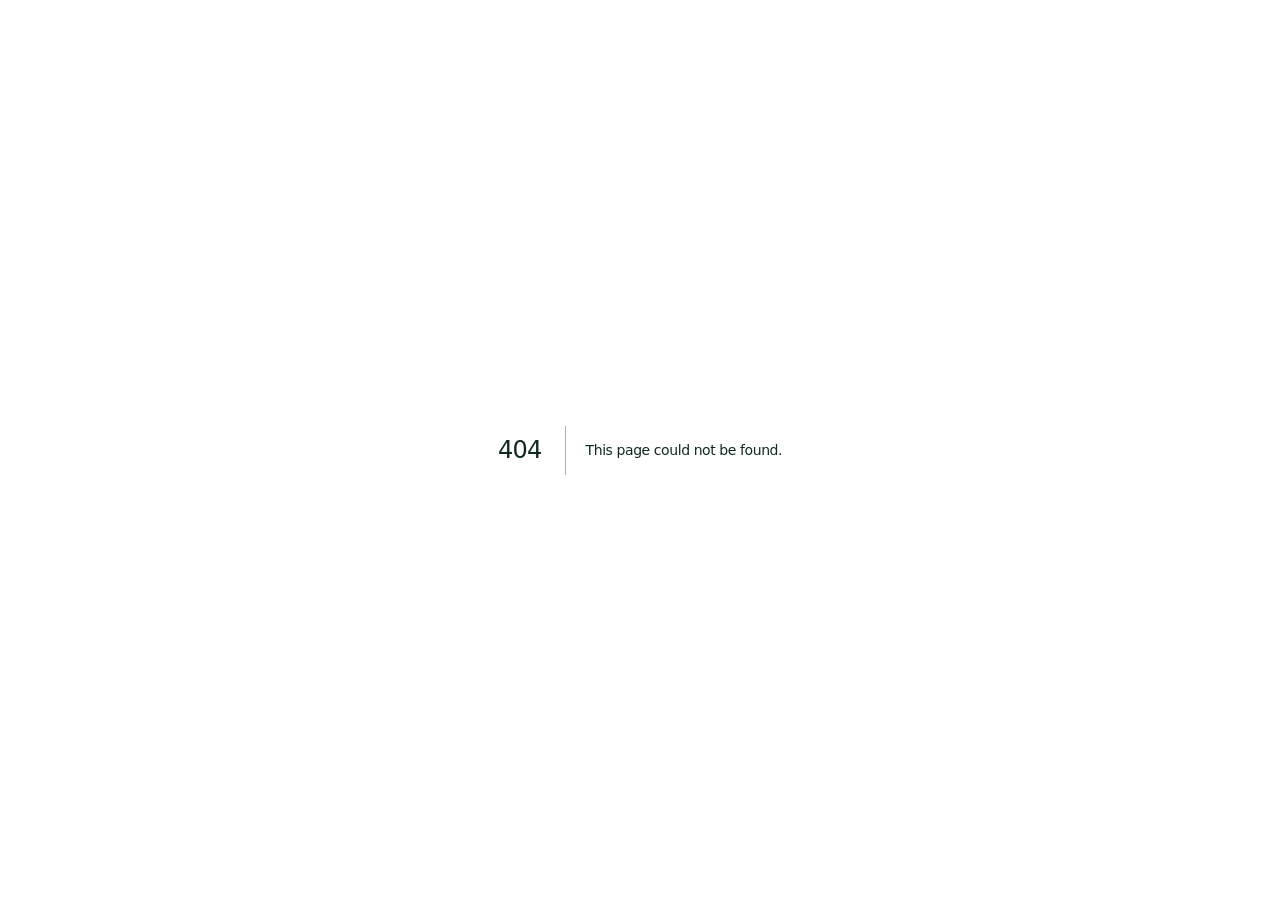
<file: 404/index.html>
<!DOCTYPE html><html lang="en-IN" class="plus_jakarta_sans_6cbc0d5f-module__dx4leq__variable"><head><meta charSet="utf-8"/><meta name="viewport" content="width=device-width, initial-scale=1"/><link rel="stylesheet" href="/_next/static/chunks/0zbz6qk-yhjbc.css" data-precedence="next"/><link rel="preload" as="script" fetchPriority="low" href="/_next/static/chunks/3s6nzrbk-8mnv.js"/><script src="/_next/static/chunks/19mx3mg6lkumu.js" async=""></script><script src="/_next/static/chunks/1j_9b-l0n6u-t.js" async=""></script><script src="/_next/static/chunks/344n2zhqbh4pn.js" async=""></script><script src="/_next/static/chunks/turbopack-0wc1en2n1v2wu.js" async=""></script><script src="/_next/static/chunks/3fntmmi971322.js" async=""></script><meta name="robots" content="noindex"/><title>GardenMuse · Organic growing mediums and plant care, made in Kerala</title><meta name="description" content="GardenMuse makes organic growing mediums, soil nutrition and plant care essentials from coconut coir and earthworm castings in Kerala. Order on Flipkart Minutes, Flipkart and Blinkit."/><meta name="keywords" content="cocopeat and vermicompost mixture ratio,best potting soil combo for home garden,organic fertilizer and soil conditioner pack,coco peat block with vermi compost manure,ready to use organic soil mix for plants,chemical free organic plant growth promoter,how to mix soil cocopeat for pots,how to mix soil cocopeat vermicompost for pots,soilless hydroponics potting mix setup,organic growing medium for indoor plants,organic growing medium for balcony plants,cocopeat,GardenMuse cocopeat and vermicompost,Garden Muse organic potting mix combo,GardenMuse coco peat block and vermicompost fertilizer,Garden Muse soilless farming"/><meta name="robots" content="index, follow"/><meta property="og:title" content="GardenMuse · Pure Nature. Pure Growth."/><meta property="og:description" content="Sourced from the best to bring the vibrant, untamed vitality of the nature right into your pots, rooms, and sanctuaries."/><meta property="og:url" content="https://gardenmuse.in/"/><meta property="og:site_name" content="GardenMuse"/><meta property="og:locale" content="en_IN"/><meta property="og:type" content="website"/><meta name="twitter:card" content="summary"/><meta name="twitter:title" content="GardenMuse · Pure Nature. Pure Growth."/><meta name="twitter:description" content="Sourced from the best to bring the vibrant, untamed vitality of the nature right into your pots, rooms, and sanctuaries."/><link rel="icon" href="/favicon.ico?favicon.1hb-abbyr32nn.ico" sizes="256x256" type="image/x-icon"/><link rel="apple-touch-icon" href="/apple-icon.png?apple-icon.447bbhrw1znoc.png" sizes="180x180" type="image/png"/><meta name="next-size-adjust" content=""/><title>404: This page could not be found.</title><script src="/_next/static/chunks/0cz1d0mv5g_q7.js" noModule=""></script></head><body><div hidden=""><!--$--><!--/$--></div><a href="#main" class="sr-only focus:not-sr-only focus:absolute focus:left-4 focus:top-4 focus:z-[100] focus:rounded-full focus:bg-forest-700 focus:px-5 focus:py-2.5 focus:text-sm focus:font-semibold focus:text-white">Skip to content</a><div style="font-family:system-ui,&quot;Segoe UI&quot;,Roboto,Helvetica,Arial,sans-serif,&quot;Apple Color Emoji&quot;,&quot;Segoe UI Emoji&quot;;height:100vh;text-align:center;display:flex;flex-direction:column;align-items:center;justify-content:center"><div><style>body{color:#000;background:#fff;margin:0}.next-error-h1{border-right:1px solid rgba(0,0,0,.3)}@media (prefers-color-scheme:dark){body{color:#fff;background:#000}.next-error-h1{border-right:1px solid rgba(255,255,255,.3)}}</style><h1 class="next-error-h1" style="display:inline-block;margin:0 20px 0 0;padding:0 23px 0 0;font-size:24px;font-weight:500;vertical-align:top;line-height:49px">404</h1><div style="display:inline-block"><h2 style="font-size:14px;font-weight:400;line-height:49px;margin:0">This page could not be found.</h2></div></div></div><!--$--><!--/$--><script src="/_next/static/chunks/3s6nzrbk-8mnv.js" id="_R_" async=""></script><script>(self.__next_f=self.__next_f||[]).push([0])</script><script>self.__next_f.push([1,"1:\"$Sreact.fragment\"\n2:I[39756,[\"/_next/static/chunks/3fntmmi971322.js\"],\"default\"]\n3:I[37457,[\"/_next/static/chunks/3fntmmi971322.js\"],\"default\"]\n4:I[97367,[\"/_next/static/chunks/3fntmmi971322.js\"],\"OutletBoundary\"]\n5:\"$Sreact.suspense\"\n8:I[97367,[\"/_next/static/chunks/3fntmmi971322.js\"],\"ViewportBoundary\"]\na:I[97367,[\"/_next/static/chunks/3fntmmi971322.js\"],\"MetadataBoundary\"]\nc:I[68027,[\"/_next/static/chunks/3fntmmi971322.js\"],\"default\",1]\n:HL[\"/_next/static/chunks/0zbz6qk-yhjbc.css\",\"style\"]\n7:X\n0:{\"P\":null,\"c\":[\"\",\"_not-found\",\"\"],\"q\":\"\",\"i\":false,\"f\":[[[\"\",{\"children\":[\"/_not-found\",{\"children\":[\"__PAGE__\",{},\"$undefined\",\"$undefined\",4608]},\"$undefined\",\"$undefined\",4608]},\"$undefined\",\"$undefined\",4624],[[\"$\",\"$1\",\"c\",{\"children\":[[[\"$\",\"link\",\"0\",{\"rel\":\"stylesheet\",\"href\":\"/_next/static/chunks/0zbz6qk-yhjbc.css\",\"precedence\":\"next\",\"crossOrigin\":\"$undefined\",\"nonce\":\"$undefined\"}],[\"$\",\"script\",\"script-0\",{\"src\":\"/_next/static/chunks/3fntmmi971322.js\",\"async\":true,\"nonce\":\"$undefined\"}]],[\"$\",\"html\",null,{\"lang\":\"en-IN\",\"className\":\"plus_jakarta_sans_6cbc0d5f-module__dx4leq__variable\",\"children\":[\"$\",\"body\",null,{\"children\":[[\"$\",\"a\",null,{\"href\":\"#main\",\"className\":\"sr-only focus:not-sr-only focus:absolute focus:left-4 focus:top-4 focus:z-[100] focus:rounded-full focus:bg-forest-700 focus:px-5 focus:py-2.5 focus:text-sm focus:font-semibold focus:text-white\",\"children\":\"Skip to content\"}],[\"$\",\"$L2\",null,{\"parallelRouterKey\":\"children\",\"error\":\"$undefined\",\"errorStyles\":\"$undefined\",\"errorScripts\":\"$undefined\",\"template\":[\"$\",\"$L3\",null,{}],\"templateStyles\":\"$undefined\",\"templateScripts\":\"$undefined\",\"notFound\":[[[\"$\",\"title\",null,{\"children\":\"404: This page could not be found.\"}],[\"$\",\"div\",null,{\"style\":{\"fontFamily\":\"system-ui,\\\"Segoe UI\\\",Roboto,Helvetica,Arial,sans-serif,\\\"Apple Color Emoji\\\",\\\"Segoe UI Emoji\\\"\",\"height\":\"100vh\",\"textAlign\":\"center\",\"display\":\"flex\",\"flexDirection\":\"column\",\"alignItems\":\"center\",\"justifyContent\":\"center\"},\"children\":[\"$\",\"div\",null,{\"children\":[[\"$\",\"style\",null,{\"dangerouslySetInnerHTML\":{\"__html\":\"body{color:#000;background:#fff;margin:0}.next-error-h1{border-right:1px solid rgba(0,0,0,.3)}@media (prefers-color-scheme:dark){body{color:#fff;background:#000}.next-error-h1{border-right:1px solid rgba(255,255,255,.3)}}\"}}],[\"$\",\"h1\",null,{\"className\":\"next-error-h1\",\"style\":{\"display\":\"inline-block\",\"margin\":\"0 20px 0 0\",\"padding\":\"0 23px 0 0\",\"fontSize\":24,\"fontWeight\":500,\"verticalAlign\":\"top\",\"lineHeight\":\"49px\"},\"children\":404}],[\"$\",\"div\",null,{\"style\":{\"display\":\"inline-block\"},\"children\":[\"$\",\"h2\",null,{\"style\":{\"fontSize\":14,\"fontWeight\":400,\"lineHeight\":\"49px\",\"margin\":0},\"children\":\"This page could not be found.\"}]}]]}]}]],[]],\"forbidden\":\"$undefined\",\"unauthorized\":\"$undefined\"}]]}]}]]}],{\"children\":[[\"$\",\"$1\",\"c\",{\"children\":[null,[\"$\",\"$L2\",null,{\"parallelRouterKey\":\"children\",\"error\":\"$undefined\",\"errorStyles\":\"$undefined\",\"errorScripts\":\"$undefined\",\"template\":[\"$\",\"$L3\",null,{}],\"templateStyles\":\"$undefined\",\"templateScripts\":\"$undefined\",\"notFound\":\"$undefined\",\"forbidden\":\"$undefined\",\"unauthorized\":\"$undefined\"}]]}],{\"children\":[[\"$\",\"$1\",\"c\",{\"children\":[[[\"$\",\"title\",null,{\"children\":\"404: This page could not be found.\"}],[\"$\",\"div\",null,{\"style\":\"$0:f:0:1:0:props:children:1:props:children:props:children:1:props:notFound:0:1:props:style\",\"children\":[\"$\",\"div\",null,{\"children\":[[\"$\",\"style\",null,{\"dangerouslySetInnerHTML\":{\"__html\":\"body{color:#000;background:#fff;margin:0}.next-error-h1{border-right:1px solid rgba(0,0,0,.3)}@media (prefers-color-scheme:dark){body{color:#fff;background:#000}.next-error-h1{border-right:1px solid rgba(255,255,255,.3)}}\"}}],[\"$\",\"h1\",null,{\"className\":\"next-error-h1\",\"style\":\"$0:f:0:1:0:props:children:1:props:children:props:children:1:props:notFound:0:1:props:children:props:children:1:props:style\",\"children\":404}],[\"$\",\"div\",null,{\"style\":\"$0:f:0:1:0:props:children:1:props:children:props:children:1:props:notFound:0:1:props:children:props:children:2:props:style\",\"children\":[\"$\",\"h2\",null,{\"style\":\"$0:f:0:1:0:props:children:1:props:children:props:children:1:props:notFound:0:1:props:children:props:children:2:props:children:props:style\",\"children\":\"This page could not be found.\"}]}]]}]}]],null,[\"$\",\"$L4\",null,{\"children\":[\"$\",\"$5\",null,{\"name\":\"Next.MetadataOutlet\",\"children\":\"$@6\"}]}]]}],{},null,false,null]},null,false,\"$7\"]},null,false,null],[\"$\",\"$1\",\"h\",{\"children\":[[\"$\",\"meta\",null,{\"name\":\"robots\",\"content\":\"noindex\"}],[\"$\",\"$L8\",null,{\"children\":\"$L9\"}],[\"$\",\"div\",null,{\"hidden\":true,\"children\":[\"$\",\"$La\",null,{\"children\":[\"$\",\"$5\",null,{\"name\":\"Next.Metadata\",\"children\":\"$Lb\"}]}]}],[\"$\",\"meta\",null,{\"name\":\"next-size-adjust\",\"content\":\"\"}]]}],false]],\"m\":\"$undefined\",\"G\":[\"$c\",[[\"$\",\"link\",\"0\",{\"rel\":\"stylesheet\",\"href\":\"/_next/static/chunks/0zbz6qk-yhjbc.css\",\"precedence\":\"next\",\"crossOrigin\":\"$undefined\",\"nonce\":\"$undefined\"}]]],\"S\":true,\"h\":null,\"r\":\"$undefined\",\"s\":\"$undefined\",\"a\":\"$undefined\",\"l\":\"$undefined\",\"p\":\"$undefined\",\"d\":\"$undefined\",\"b\":\"I_aGQyloeDHl6LxrprlEI\"}\n7:C\n9:[[\"$\",\"meta\",\"0\",{\"charSet\":\"utf-8\"}],[\"$\",\"meta\",\"1\",{\"name\":\"viewport\",\"content\":\"width=device-width, initial-scale=1\"}]]\nd:I[27201,[\"/_next/static/chunks/3fntmmi971322.js\"],\"IconMark\"]\n6:null\nb:[[\"$\",\"title\",\"0\",{\"children\":\"GardenMuse · Organic growing mediums and plant care, made in Kerala\"}],[\"$\",\"meta\",\"1\",{\"name\":\"description\",\"content\":\"GardenMuse makes organic growing mediums, soil nutrition and plant care essentials from coconut coir and earthworm castings in Kerala. Order on Flipkart Minutes, Flipkart and Blinkit.\"}],[\"$\",\"meta\",\"2\",{\"name\":\"keywords\",\"content\":\"cocopeat and vermicompost mixture ratio,best potting soil combo for home garden,organic fertilizer and soil conditioner pack,coco peat block with vermi compost manure,ready to use organic soil mix for plants,chemical free organic plant growth promoter,how to mix soil cocopeat for pots,how to mix soil cocopeat vermicompost for pots,soilless hydroponics potting mix setup,organic growing medium for indoor plants,organic growing medium for balcony plants,cocopeat,GardenMuse cocopeat and vermicompost,Garden Muse organic potting mix combo,GardenMuse coco peat block and vermicompost fertilizer,Garden Muse soilless farming\"}],[\"$\",\"meta\",\"3\",{\"name\":\"robots\",\"content\":\"index, follow\"}],[\"$\",\"meta\",\"4\",{\"property\":\"og:title\",\"content\":\"GardenMuse · Pure Nature. Pure Growth.\"}],[\"$\",\"meta\",\"5\",{\"property\":\"og:description\",\"content\":\"Sourced from the best to bring the vibrant, untamed vitality of the nature right into your pots, rooms, and sanctuaries.\"}],[\"$\",\"meta\",\"6\",{\"property\":\"og:url\",\"content\":\"https://gardenmuse.in/\"}],[\"$\",\"meta\",\"7\",{\"property\":\"og:site_name\",\"content\":\"GardenMuse\"}],[\"$\",\"meta\",\"8\",{\"property\":\"og:locale\",\"content\":\"en_IN\"}],[\"$\",\"meta\",\"9\",{\"property\":\"og:type\",\"content\":\"website\"}],[\"$\",\"meta\",\"10\",{\"name\":\"twitter:card\",\"content\":\"summary\"}],[\"$\",\"meta\",\"11\",{\"name\":\"twitter:title\",\"content\":\"GardenMuse · Pure Nature. Pure Growth.\"}],[\"$\",\"meta\",\"12\",{\"name\":\"twitter:description\",\"content\":\"Sourced from the best to bring the vibrant, untamed vitality of the nature right into your pots, rooms, and sanctuaries.\"}],[\"$\",\"link\",\"13\",{\"rel\":\"icon\",\"href\":\"/favicon.ico?favicon.1hb-abbyr32nn.ico\",\"sizes\":\"256x256\",\"type\":\"image/x-icon\"}],[\"$\",\"link\",\"14\",{\"rel\":\"apple-touch-icon\",\"href\":\"/apple-icon.png?apple-icon.447bbhrw1znoc.png\",\"sizes\":\"180x180\",\"type\":\"image/png\"}],[\"$\",\"$Ld\",\"15\",{}]]\n"])</script></body></html>
</file>
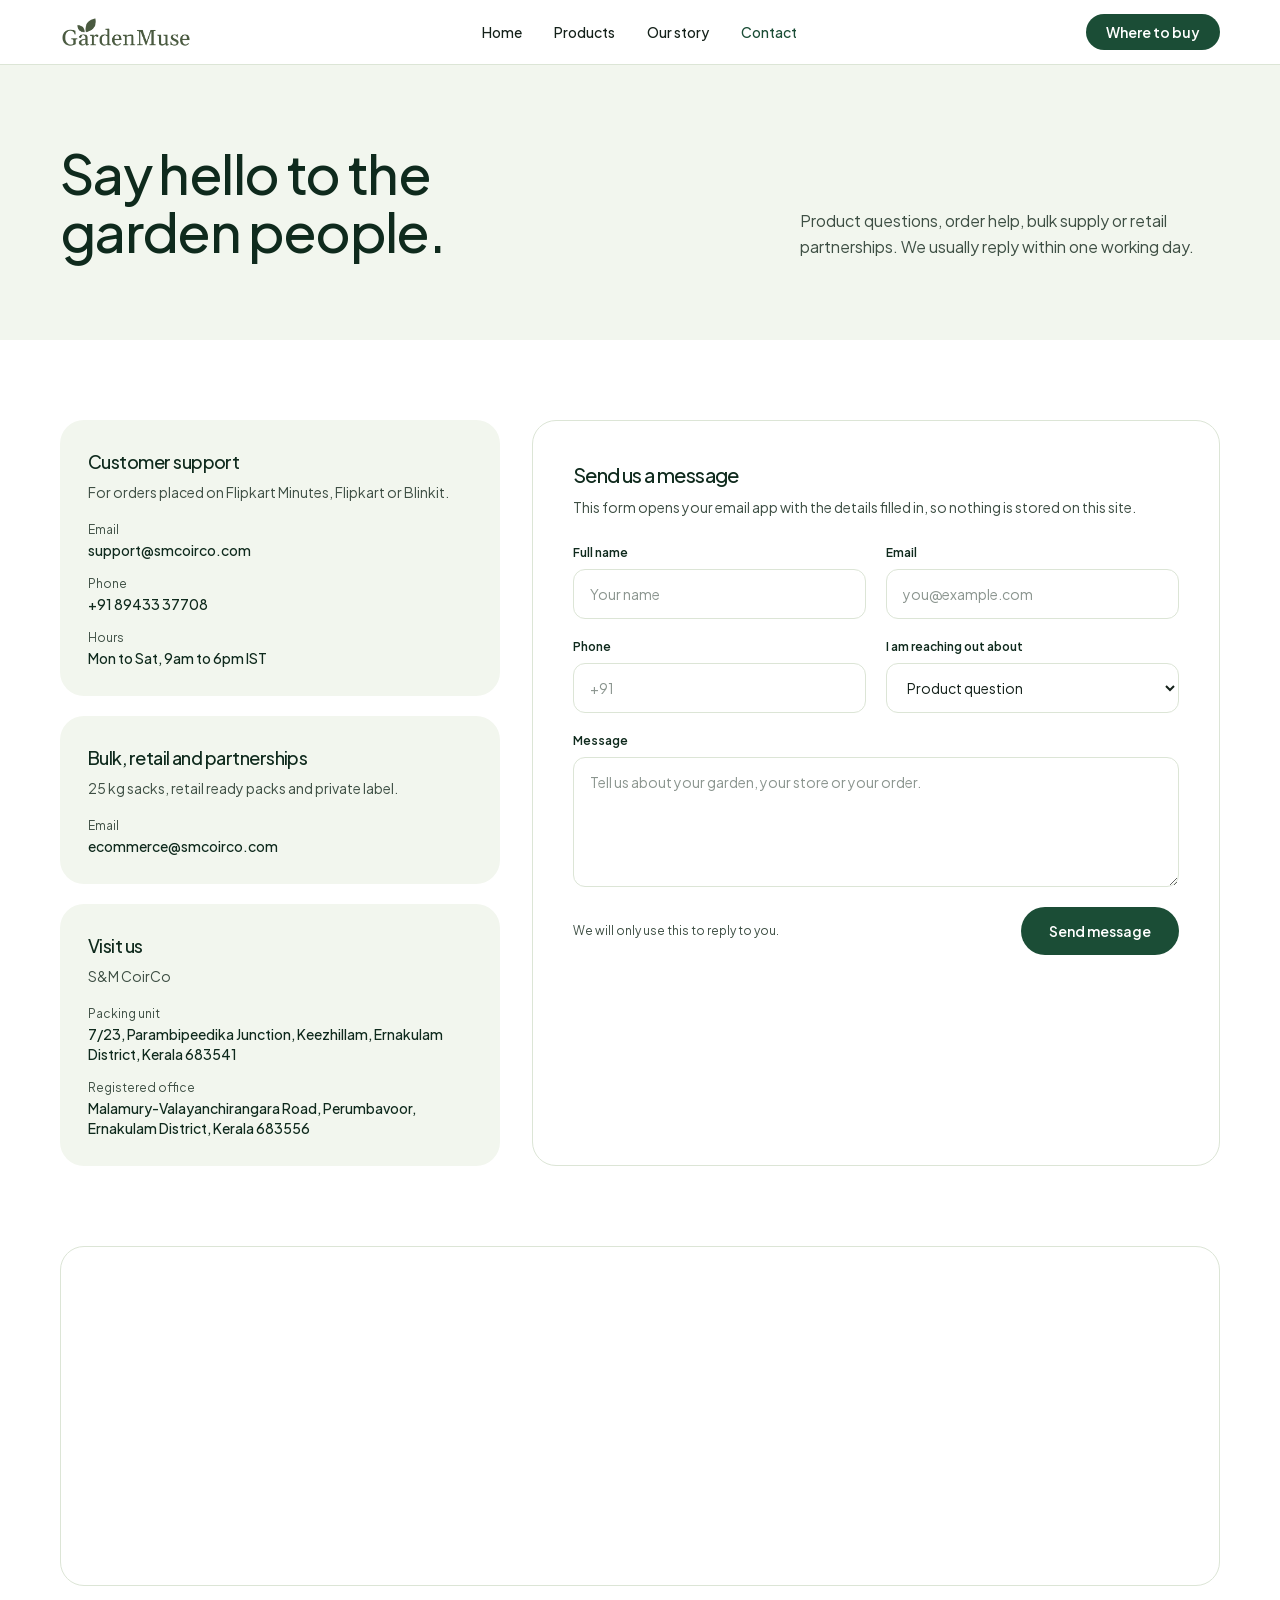
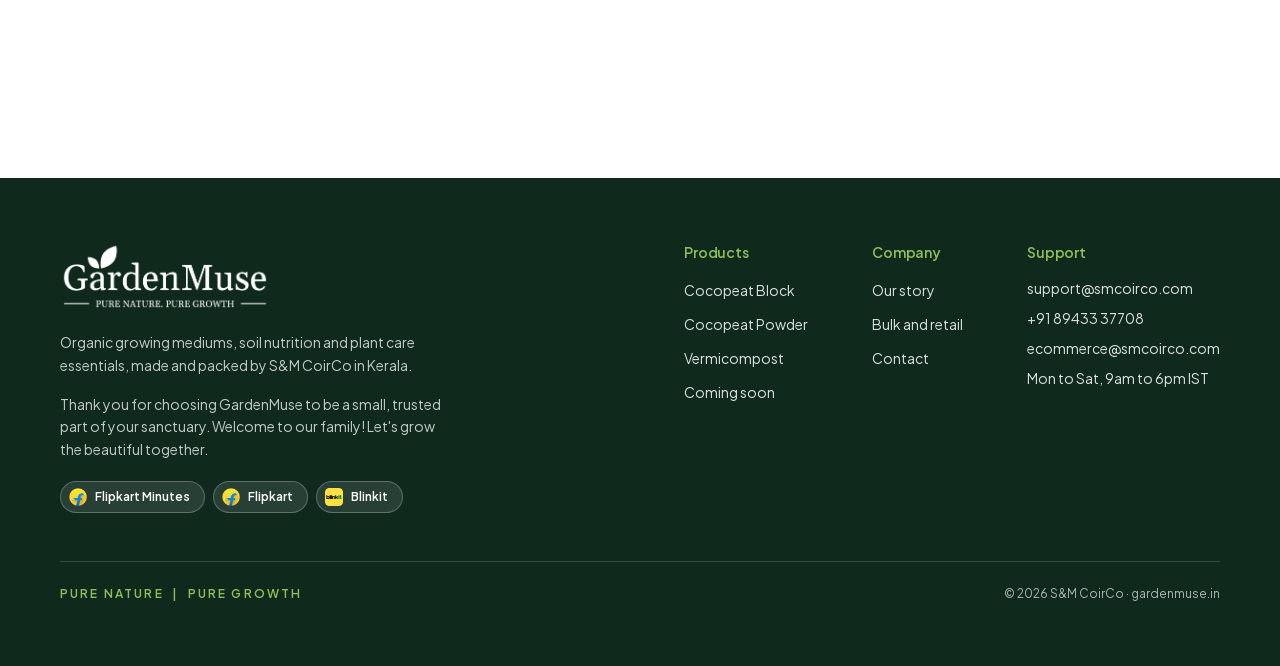
<file: contact/index.html>
<!DOCTYPE html><html lang="en-IN" class="plus_jakarta_sans_6cbc0d5f-module__dx4leq__variable"><head><meta charSet="utf-8"/><meta name="viewport" content="width=device-width, initial-scale=1"/><link rel="preload" href="/_next/static/media/fba5a26ea33df6a3-s.p.18rizl4rsrl42.woff2" as="font" crossorigin="" type="font/woff2"/><link rel="preload" as="image" href="/img/logo.png"/><link rel="stylesheet" href="/_next/static/chunks/0zbz6qk-yhjbc.css" data-precedence="next"/><link rel="preload" as="script" fetchPriority="low" href="/_next/static/chunks/3s6nzrbk-8mnv.js"/><script src="/_next/static/chunks/19mx3mg6lkumu.js" async=""></script><script src="/_next/static/chunks/1j_9b-l0n6u-t.js" async=""></script><script src="/_next/static/chunks/344n2zhqbh4pn.js" async=""></script><script src="/_next/static/chunks/turbopack-0wc1en2n1v2wu.js" async=""></script><script src="/_next/static/chunks/3fntmmi971322.js" async=""></script><script src="/_next/static/chunks/1aikc68qqcg6x.js" async=""></script><title>Contact · GardenMuse</title><meta name="description" content="Product questions, order help, bulk supply or retail partnerships. Reach the GardenMuse team at S&amp;M CoirCo, Ernakulam, Kerala."/><meta name="keywords" content="cocopeat and vermicompost mixture ratio,best potting soil combo for home garden,organic fertilizer and soil conditioner pack,coco peat block with vermi compost manure,ready to use organic soil mix for plants,chemical free organic plant growth promoter,how to mix soil cocopeat for pots,how to mix soil cocopeat vermicompost for pots,soilless hydroponics potting mix setup,organic growing medium for indoor plants,organic growing medium for balcony plants,cocopeat,GardenMuse cocopeat and vermicompost,Garden Muse organic potting mix combo,GardenMuse coco peat block and vermicompost fertilizer,Garden Muse soilless farming"/><meta name="robots" content="index, follow"/><meta property="og:title" content="GardenMuse · Pure Nature. Pure Growth."/><meta property="og:description" content="Sourced from the best to bring the vibrant, untamed vitality of the nature right into your pots, rooms, and sanctuaries."/><meta property="og:url" content="https://gardenmuse.in/"/><meta property="og:site_name" content="GardenMuse"/><meta property="og:locale" content="en_IN"/><meta property="og:type" content="website"/><meta name="twitter:card" content="summary"/><meta name="twitter:title" content="GardenMuse · Pure Nature. Pure Growth."/><meta name="twitter:description" content="Sourced from the best to bring the vibrant, untamed vitality of the nature right into your pots, rooms, and sanctuaries."/><link rel="icon" href="/favicon.ico?favicon.1hb-abbyr32nn.ico" sizes="256x256" type="image/x-icon"/><link rel="apple-touch-icon" href="/apple-icon.png?apple-icon.447bbhrw1znoc.png" sizes="180x180" type="image/png"/><meta name="next-size-adjust" content=""/><script src="/_next/static/chunks/0cz1d0mv5g_q7.js" noModule=""></script></head><body><div hidden=""><!--$--><!--/$--></div><a href="#main" class="sr-only focus:not-sr-only focus:absolute focus:left-4 focus:top-4 focus:z-[100] focus:rounded-full focus:bg-forest-700 focus:px-5 focus:py-2.5 focus:text-sm focus:font-semibold focus:text-white">Skip to content</a><header class="sticky top-0 z-50 border-b border-line bg-white"><nav class="shell flex h-16 items-center justify-between gap-6" aria-label="Main"><a class="shrink-0" aria-label="GardenMuse home" href="/"><img alt="GardenMuse" width="132" height="33" decoding="async" data-nimg="1" style="color:transparent" src="/img/logo.png"/></a><ul class="hidden items-center gap-8 md:flex"><li><a class="text-sm font-medium transition-colors text-ink hover:text-forest-700" href="/">Home</a></li><li><a class="text-sm font-medium transition-colors text-ink hover:text-forest-700" href="/products/">Products</a></li><li><a class="text-sm font-medium transition-colors text-ink hover:text-forest-700" href="/story/">Our story</a></li><li><a aria-current="page" class="text-sm font-medium transition-colors text-forest-700" href="/contact/">Contact</a></li></ul><a class="rounded-full bg-forest-700 px-5 py-2 text-sm font-semibold text-white transition-colors hover:bg-forest-900" href="/products/">Where to buy</a></nav></header><main id="main"><section class="bg-mist"><div class="shell flex flex-col gap-8 py-16 lg:flex-row lg:items-end lg:justify-between lg:py-20"><h1 class="max-w-[520px] text-[clamp(2.2rem,5vw,3.4rem)] leading-[1.06]">Say hello to the garden people.</h1><p class="max-w-[420px] text-base leading-relaxed text-ink-soft">Product questions, order help, bulk supply or retail partnerships. We usually reply within one working day.</p></div></section><section class="shell grid gap-8 py-16 lg:grid-cols-[440px_1fr] lg:py-20"><div class="flex flex-col gap-5"><div id="support" class="scroll-mt-24 rounded-[24px] bg-mist p-7"><h2 class="text-lg">Customer support</h2><p class="mt-1.5 text-sm text-ink-soft">For orders placed on Flipkart Minutes, Flipkart or Blinkit.</p><dl class="mt-5 flex flex-col gap-4"><div><dt class="text-xs text-ink-soft">Email</dt><dd class="mt-0.5 text-sm font-medium text-forest-900"><a href="mailto:support@smcoirco.com" class="hover:underline">support@smcoirco.com</a></dd></div><div><dt class="text-xs text-ink-soft">Phone</dt><dd class="mt-0.5 text-sm font-medium text-forest-900"><a href="tel:+918943337708" class="hover:underline">+91 89433 37708</a></dd></div><div><dt class="text-xs text-ink-soft">Hours</dt><dd class="mt-0.5 text-sm font-medium text-forest-900">Mon to Sat, 9am to 6pm IST</dd></div></dl></div><div id="bulk" class="scroll-mt-24 rounded-[24px] bg-mist p-7"><h2 class="text-lg">Bulk, retail and partnerships</h2><p class="mt-1.5 text-sm text-ink-soft">25 kg sacks, retail ready packs and private label.</p><dl class="mt-5 flex flex-col gap-4"><div><dt class="text-xs text-ink-soft">Email</dt><dd class="mt-0.5 text-sm font-medium text-forest-900"><a href="mailto:ecommerce@smcoirco.com" class="hover:underline">ecommerce@smcoirco.com</a></dd></div></dl></div><div id="visit" class="scroll-mt-24 rounded-[24px] bg-mist p-7"><h2 class="text-lg">Visit us</h2><p class="mt-1.5 text-sm text-ink-soft">S&amp;M CoirCo</p><dl class="mt-5 flex flex-col gap-4"><div><dt class="text-xs text-ink-soft">Packing unit</dt><dd class="mt-0.5 text-sm font-medium text-forest-900">7/23, Parambipeedika Junction, Keezhillam, Ernakulam District, Kerala 683541</dd></div><div><dt class="text-xs text-ink-soft">Registered office</dt><dd class="mt-0.5 text-sm font-medium text-forest-900">Malamury-Valayanchirangara Road, Perumbavoor, Ernakulam District, Kerala 683556</dd></div></dl></div></div><div class="rounded-[24px] border border-line bg-white p-8 sm:p-10"><h2 class="text-xl">Send us a message</h2><p class="mt-2 text-sm text-ink-soft">This form opens your email app with the details filled in, so nothing is stored on this site.</p><form class="mt-7 flex flex-col gap-5" action="mailto:support@smcoirco.com" encType="text/plain" method="post"><div class="grid gap-5 sm:grid-cols-2"><label class="flex flex-col gap-2"><span class="text-xs font-semibold text-forest-900">Full name</span><input required="" autoComplete="name" placeholder="Your name" class="rounded-xl border border-line px-4 py-3.5 text-sm outline-none placeholder:text-ink-soft/60 focus:border-forest-700" name="Name"/></label><label class="flex flex-col gap-2"><span class="text-xs font-semibold text-forest-900">Email</span><input type="email" required="" autoComplete="email" placeholder="you@example.com" class="rounded-xl border border-line px-4 py-3.5 text-sm outline-none placeholder:text-ink-soft/60 focus:border-forest-700" name="Email"/></label></div><div class="grid gap-5 sm:grid-cols-2"><label class="flex flex-col gap-2"><span class="text-xs font-semibold text-forest-900">Phone</span><input type="tel" autoComplete="tel" placeholder="+91" class="rounded-xl border border-line px-4 py-3.5 text-sm outline-none placeholder:text-ink-soft/60 focus:border-forest-700" name="Phone"/></label><label class="flex flex-col gap-2"><span class="text-xs font-semibold text-forest-900">I am reaching out about</span><select name="Topic" class="rounded-xl border border-line bg-white px-4 py-3.5 text-sm outline-none focus:border-forest-700"><option selected="">Product question</option><option>Order help</option><option>Bulk supply</option><option>Retail partnership</option><option>Something else</option></select></label></div><label class="flex flex-col gap-2"><span class="text-xs font-semibold text-forest-900">Message</span><textarea name="Message" rows="5" required="" placeholder="Tell us about your garden, your store or your order." class="rounded-xl border border-line px-4 py-3.5 text-sm outline-none placeholder:text-ink-soft/60 focus:border-forest-700"></textarea></label><div class="flex flex-wrap items-center justify-between gap-4"><p class="text-xs text-ink-soft">We will only use this to reply to you.</p><button type="submit" class="rounded-full bg-forest-700 px-7 py-3.5 text-sm font-semibold text-white transition-colors hover:bg-forest-900">Send message</button></div></form></div></section><section class="shell pb-20 lg:pb-24"><iframe title="GardenMuse packing unit location, Keezhillam, Ernakulam" src="https://www.google.com/maps?q=Parambipeedika%20Junction%2C%20Keezhillam%2C%20Ernakulam%2C%20Kerala%20683541&amp;output=embed" loading="lazy" referrerPolicy="no-referrer-when-downgrade" class="h-[340px] w-full rounded-[24px] border border-line"></iframe></section></main><footer class="mt-24 bg-forest-900 text-white"><div class="shell py-16"><div class="flex flex-col gap-12 lg:flex-row lg:justify-between"><div class="max-w-sm"><img alt="GardenMuse" loading="lazy" width="210" height="66" decoding="async" data-nimg="1" style="color:transparent" src="/img/logo-full-white.png"/><p class="mt-5 text-sm leading-relaxed text-white/75">Organic growing mediums, soil nutrition and plant care essentials, made and packed by<!-- --> <!-- -->S&amp;M CoirCo<!-- --> in Kerala.</p><p class="mt-4 text-sm leading-relaxed text-white/75">Thank you for choosing GardenMuse to be a small, trusted part of your sanctuary. Welcome to our family! Let&#x27;s grow the beautiful together.</p><div class="mt-5"><ul class="flex flex-wrap gap-2"><li class="inline-flex items-center gap-2 rounded-full border border-white/25 bg-white/10 py-1.5 pl-2 pr-3.5 text-xs font-semibold text-white"><img alt="" aria-hidden="true" loading="lazy" width="36" height="36" decoding="async" data-nimg="1" class="shrink-0 rounded-[4px] object-contain" style="color:transparent;width:18px;height:18px" src="/img/market/flipkart.png"/>Flipkart Minutes</li><li class="inline-flex items-center gap-2 rounded-full border border-white/25 bg-white/10 py-1.5 pl-2 pr-3.5 text-xs font-semibold text-white"><img alt="" aria-hidden="true" loading="lazy" width="36" height="36" decoding="async" data-nimg="1" class="shrink-0 rounded-[4px] object-contain" style="color:transparent;width:18px;height:18px" src="/img/market/flipkart.png"/>Flipkart</li><li class="inline-flex items-center gap-2 rounded-full border border-white/25 bg-white/10 py-1.5 pl-2 pr-3.5 text-xs font-semibold text-white"><img alt="" aria-hidden="true" loading="lazy" width="36" height="36" decoding="async" data-nimg="1" class="shrink-0 rounded-[4px] object-contain" style="color:transparent;width:18px;height:18px" src="/img/market/blinkit.png"/>Blinkit</li></ul></div></div><div class="flex flex-wrap gap-12 sm:gap-16"><div><h4 class="text-sm font-semibold text-sprout">Products</h4><ul class="mt-4 flex flex-col gap-2.5"><li><a class="text-sm text-white/85 hover:text-white hover:underline" href="/products/cocopeat-block/">Cocopeat Block</a></li><li><a class="text-sm text-white/85 hover:text-white hover:underline" href="/products/cocopeat-powder/">Cocopeat Powder</a></li><li><a class="text-sm text-white/85 hover:text-white hover:underline" href="/products/vermicompost/">Vermicompost</a></li><li><a class="text-sm text-white/85 hover:text-white hover:underline" href="/products/#coming-soon">Coming soon</a></li></ul></div><div><h4 class="text-sm font-semibold text-sprout">Company</h4><ul class="mt-4 flex flex-col gap-2.5"><li><a class="text-sm text-white/85 hover:text-white hover:underline" href="/story/">Our story</a></li><li><a class="text-sm text-white/85 hover:text-white hover:underline" href="/contact/#bulk">Bulk and retail</a></li><li><a class="text-sm text-white/85 hover:text-white hover:underline" href="/contact/">Contact</a></li></ul></div><div><h4 class="text-sm font-semibold text-sprout">Support</h4><ul class="mt-4 flex flex-col gap-2.5 text-sm text-white/85"><li><a href="mailto:support@smcoirco.com" class="hover:text-white hover:underline">support@smcoirco.com</a></li><li><a href="tel:+918943337708" class="hover:text-white hover:underline">+91 89433 37708</a></li><li><a href="mailto:ecommerce@smcoirco.com" class="hover:text-white hover:underline">ecommerce@smcoirco.com</a></li><li>Mon to Sat, 9am to 6pm IST</li></ul></div></div></div><div class="mt-12 h-px bg-white/15"></div><div class="mt-6 flex flex-col gap-3 text-xs text-white/65 sm:flex-row sm:items-center sm:justify-between"><p class="font-semibold tracking-[0.18em] text-sprout uppercase">Pure nature  |  Pure growth</p><p>© <!-- -->2026<!-- --> <!-- -->S&amp;M CoirCo<!-- --> · <!-- -->gardenmuse.in</p></div></div></footer><!--$--><!--/$--><script src="/_next/static/chunks/3s6nzrbk-8mnv.js" id="_R_" async=""></script><script>(self.__next_f=self.__next_f||[]).push([0])</script><script>self.__next_f.push([1,"1:\"$Sreact.fragment\"\n2:I[39756,[\"/_next/static/chunks/3fntmmi971322.js\"],\"default\"]\n3:I[37457,[\"/_next/static/chunks/3fntmmi971322.js\"],\"default\"]\n4:I[22016,[\"/_next/static/chunks/3fntmmi971322.js\",\"/_next/static/chunks/1aikc68qqcg6x.js\"],\"\"]\n5:I[5500,[\"/_next/static/chunks/3fntmmi971322.js\",\"/_next/static/chunks/1aikc68qqcg6x.js\"],\"Image\"]\ne:I[68027,[\"/_next/static/chunks/3fntmmi971322.js\"],\"default\",1]\n:HL[\"/_next/static/chunks/0zbz6qk-yhjbc.css\",\"style\"]\n:HL[\"/_next/static/media/fba5a26ea33df6a3-s.p.18rizl4rsrl42.woff2\",\"font\",{\"crossOrigin\":\"\",\"type\":\"font/woff2\"}]\nc:X\n0:{\"P\":null,\"c\":[\"\",\"contact\",\"\"],\"q\":\"\",\"i\":false,\"f\":[[[\"\",{\"children\":[\"contact\",{\"children\":[\"__PAGE__\",{},\"$undefined\",\"$undefined\",4608]},\"$undefined\",\"$undefined\",4608]},\"$undefined\",\"$undefined\",4624],[[\"$\",\"$1\",\"c\",{\"children\":[[[\"$\",\"link\",\"0\",{\"rel\":\"stylesheet\",\"href\":\"/_next/static/chunks/0zbz6qk-yhjbc.css\",\"precedence\":\"next\",\"crossOrigin\":\"$undefined\",\"nonce\":\"$undefined\"}],[\"$\",\"script\",\"script-0\",{\"src\":\"/_next/static/chunks/3fntmmi971322.js\",\"async\":true,\"nonce\":\"$undefined\"}]],[\"$\",\"html\",null,{\"lang\":\"en-IN\",\"className\":\"plus_jakarta_sans_6cbc0d5f-module__dx4leq__variable\",\"children\":[\"$\",\"body\",null,{\"children\":[[\"$\",\"a\",null,{\"href\":\"#main\",\"className\":\"sr-only focus:not-sr-only focus:absolute focus:left-4 focus:top-4 focus:z-[100] focus:rounded-full focus:bg-forest-700 focus:px-5 focus:py-2.5 focus:text-sm focus:font-semibold focus:text-white\",\"children\":\"Skip to content\"}],[\"$\",\"$L2\",null,{\"parallelRouterKey\":\"children\",\"error\":\"$undefined\",\"errorStyles\":\"$undefined\",\"errorScripts\":\"$undefined\",\"template\":[\"$\",\"$L3\",null,{}],\"templateStyles\":\"$undefined\",\"templateScripts\":\"$undefined\",\"notFound\":[[[\"$\",\"title\",null,{\"children\":\"404: This page could not be found.\"}],[\"$\",\"div\",null,{\"style\":{\"fontFamily\":\"system-ui,\\\"Segoe UI\\\",Roboto,Helvetica,Arial,sans-serif,\\\"Apple Color Emoji\\\",\\\"Segoe UI Emoji\\\"\",\"height\":\"100vh\",\"textAlign\":\"center\",\"display\":\"flex\",\"flexDirection\":\"column\",\"alignItems\":\"center\",\"justifyContent\":\"center\"},\"children\":[\"$\",\"div\",null,{\"children\":[[\"$\",\"style\",null,{\"dangerouslySetInnerHTML\":{\"__html\":\"body{color:#000;background:#fff;margin:0}.next-error-h1{border-right:1px solid rgba(0,0,0,.3)}@media (prefers-color-scheme:dark){body{color:#fff;background:#000}.next-error-h1{border-right:1px solid rgba(255,255,255,.3)}}\"}}],[\"$\",\"h1\",null,{\"className\":\"next-error-h1\",\"style\":{\"display\":\"inline-block\",\"margin\":\"0 20px 0 0\",\"padding\":\"0 23px 0 0\",\"fontSize\":24,\"fontWeight\":500,\"verticalAlign\":\"top\",\"lineHeight\":\"49px\"},\"children\":404}],[\"$\",\"div\",null,{\"style\":{\"display\":\"inline-block\"},\"children\":[\"$\",\"h2\",null,{\"style\":{\"fontSize\":14,\"fontWeight\":400,\"lineHeight\":\"49px\",\"margin\":0},\"children\":\"This page could not be found.\"}]}]]}]}]],[]],\"forbidden\":\"$undefined\",\"unauthorized\":\"$undefined\"}]]}]}]]}],{\"children\":[[\"$\",\"$1\",\"c\",{\"children\":[null,[\"$\",\"$L2\",null,{\"parallelRouterKey\":\"children\",\"error\":\"$undefined\",\"errorStyles\":\"$undefined\",\"errorScripts\":\"$undefined\",\"template\":[\"$\",\"$L3\",null,{}],\"templateStyles\":\"$undefined\",\"templateScripts\":\"$undefined\",\"notFound\":\"$undefined\",\"forbidden\":\"$undefined\",\"unauthorized\":\"$undefined\"}]]}],{\"children\":[[\"$\",\"$1\",\"c\",{\"children\":[[[\"$\",\"header\",null,{\"className\":\"sticky top-0 z-50 border-b border-line bg-white\",\"children\":[\"$\",\"nav\",null,{\"className\":\"shell flex h-16 items-center justify-between gap-6\",\"aria-label\":\"Main\",\"children\":[[\"$\",\"$L4\",null,{\"href\":\"/\",\"className\":\"shrink-0\",\"aria-label\":\"GardenMuse home\",\"children\":[\"$\",\"$L5\",null,{\"src\":\"/img/logo.png\",\"alt\":\"GardenMuse\",\"width\":132,\"height\":33,\"priority\":true}]}],[\"$\",\"ul\",null,{\"className\":\"hidden items-center gap-8 md:flex\",\"children\":[[\"$\",\"li\",\"/\",{\"children\":[\"$\",\"$L4\",null,{\"href\":\"/\",\"aria-current\":\"$undefined\",\"className\":\"text-sm font-medium transition-colors text-ink hover:text-forest-700\",\"children\":\"Home\"}]}],[\"$\",\"li\",\"/products\",{\"children\":[\"$\",\"$L4\",null,{\"href\":\"/products\",\"aria-current\":\"$undefined\",\"className\":\"text-sm font-medium transition-colors text-ink hover:text-forest-700\",\"children\":\"Products\"}]}],[\"$\",\"li\",\"/story\",{\"children\":[\"$\",\"$L4\",null,{\"href\":\"/story\",\"aria-current\":\"$undefined\",\"className\":\"text-sm font-medium transition-colors text-ink hover:text-forest-700\",\"children\":\"Our story\"}]}],[\"$\",\"li\",\"/contact\",{\"children\":[\"$\",\"$L4\",null,{\"href\":\"/contact\",\"aria-current\":\"page\",\"className\":\"text-sm font-medium transition-colors text-forest-700\",\"children\":\"Contact\"}]}]]}],[\"$\",\"$L4\",null,{\"href\":\"/products\",\"className\":\"rounded-full bg-forest-700 px-5 py-2 text-sm font-semibold text-white transition-colors hover:bg-forest-900\",\"children\":\"Where to buy\"}]]}]}],[\"$\",\"main\",null,{\"id\":\"main\",\"children\":[[\"$\",\"section\",null,{\"className\":\"bg-mist\",\"children\":[\"$\",\"div\",null,{\"className\":\"shell flex flex-col gap-8 py-16 lg:flex-row lg:items-end lg:justify-between lg:py-20\",\"children\":[[\"$\",\"h1\",null,{\"className\":\"max-w-[520px] text-[clamp(2.2rem,5vw,3.4rem)] leading-[1.06]\",\"children\":\"Say hello to the garden people.\"}],[\"$\",\"p\",null,{\"className\":\"max-w-[420px] text-base leading-relaxed text-ink-soft\",\"children\":\"Product questions, order help, bulk supply or retail partnerships. We usually reply within one working day.\"}]]}]}],[\"$\",\"section\",null,{\"className\":\"shell grid gap-8 py-16 lg:grid-cols-[440px_1fr] lg:py-20\",\"children\":[\"$L6\",\"$L7\"]}],\"$L8\"]}],\"$L9\"],[\"$La\"],\"$Lb\"]}],{},null,false,null]},null,false,\"$c\"]},null,false,null],\"$Ld\",false]],\"m\":\"$undefined\",\"G\":[\"$e\",[\"$Lf\"]],\"S\":true,\"h\":null,\"r\":\"$undefined\",\"s\":\"$undefined\",\"a\":\"$undefined\",\"l\":\"$undefined\",\"p\":\"$undefined\",\"d\":\"$undefined\",\"b\":\"I_aGQyloeDHl6LxrprlEI\"}\n14:I[97367,[\"/_next/static/chunks/3fntmmi971322.js\"],\"OutletBoundary\"]\n15:\"$Sreact.suspense\"\n17:I[97367,[\"/_next/static/chunks/3fntmmi971322.js\"],\"ViewportBoundary\"]\n19:I[97367,[\"/_next/static/chunks/3fntmmi971322.js\"],\"MetadataBoundary\"]\n6:[\"$\",\"div\",null,{\"className\":\"flex flex-col gap-5\",\"children\":[[\"$\",\"div\",\"support\",{\"id\":\"support\",\"className\":\"scroll-mt-24 rounded-[24px] bg-mist p-7\",\"children\":[[\"$\",\"h2\",null,{\"className\":\"text-lg\",\"children\":\"Customer support\"}],[\"$\",\"p\",null,{\"className\":\"mt-1.5 text-sm text-ink-soft\",\"children\":\"For orders placed on Flipkart Minutes, Flipkart or Blinkit.\"}],[\"$\",\"dl\",null,{\"className\":\"mt-5 flex flex-col gap-4\",\"children\":[[\"$\",\"div\",\"Email\",{\"children\":[[\"$\",\"dt\",null,{\"className\":\"text-xs text-ink-soft\",\"children\":\"Email\"}],[\"$\",\"dd\",null,{\"className\":\"mt-0.5 text-sm font-medium text-forest-900\",\"children\":[\"$\",\"a\",null,{\"href\":\"mailto:support@smcoirco.com\",\"className\":\"hover:underline\",\"children\":\"support@smcoirco.com\"}]}]]}],[\"$\",\"div\",\"Phone\",{\"children\":[[\"$\",\"dt\",null,{\"className\":\"text-xs text-ink-soft\",\"children\":\"Phone\"}],[\"$\",\"dd\",null,{\"className\":\"mt-0.5 text-sm font-medium text-forest-900\",\"children\":[\"$\",\"a\",null,{\"href\":\"tel:+918943337708\",\"className\":\"hover:underline\",\"children\":\"+91 89433 37708\"}]}]]}],[\"$\",\"div\",\"Hours\",{\"children\":[[\"$\",\"dt\",null,{\"className\":\"text-xs text-ink-soft\",\"children\":\"Hours\"}],[\"$\",\"dd\",null,{\"className\":\"mt-0.5 text-sm font-medium text-forest-900\",\"children\":\"Mon to Sat, 9am to 6pm IST\"}]]}]]}]]}],[\"$\",\"div\",\"bulk\",{\"id\":\"bulk\",\"className\":\"scroll-mt-24 rounded-[24px] bg-mist p-7\",\"children\":[[\"$\",\"h2\",null,{\"className\":\"text-lg\",\"children\":\"Bulk, retail and partnerships\"}],[\"$\",\"p\",null,{\"className\":\"mt-1.5 text-sm text-ink-soft\",\"children\":\"25 kg sacks, retail ready packs and private label.\"}],[\"$\",\"dl\",null,{\"className\":\"mt-5 flex flex-col gap-4\",\"children\":[[\"$\",\"div\",\"Email\",{\"children\":[[\"$\",\"dt\",null,{\"className\":\"text-xs text-ink-soft\",\"children\":\"Email\"}],[\"$\",\"dd\",null,{\"className\":\"mt-0.5 text-sm font-medium text-forest-900\",\"children\":[\"$\",\"a\",null,{\"href\":\"mailto:ecommerce@smcoirco.com\",\"className\":\"hover:underline\",\"children\":\"ecommerce@smcoirco.com\"}]}]]}]]}]]}],[\"$\",\"div\",\"visit\",{\"id\":\"visit\",\"className\":\"scroll-mt-24 rounded-[24px] bg-mist p-7\",\"children\":[[\"$\",\"h2\",null,{\"className\":\"text-lg\",\"children\":\"Visit us\"}],[\"$\",\"p\",null,{\"className\":\"mt-1.5 text-sm text-ink-soft\",\"children\":\"S\u0026M CoirCo\"}],[\"$\",\"dl\",null,{\"className\":\"mt-5 flex flex-col gap-4\",\"children\":[[\"$\",\"div\",\"Packing unit\",{\"children\":[[\"$\",\"dt\",null,{\"className\":\"text-xs text-ink-soft\",\"children\":\"Packing unit\"}],[\"$\",\"dd\",null,{\"className\":\"mt-0.5 text-sm font-medium text-forest-900\",\"children\":\"7/23, Parambipeedika Junction, Keezhillam, Ernakulam District, Kerala 683541\"}]]}],[\"$\",\"div\",\"Registered office\",{\"children\":[[\"$\",\"dt\",null,{\"className\":\"text-xs text-ink-soft\",\"children\":\"Registered office\"}],[\"$\",\"dd\",null,{\"className\":\"mt-0.5 text-sm font-medium text-forest-900\",\"children\":\"Malamury-Valayanchirangara Road, Perumbavoor, Ernakulam District, Kerala 683556\"}]]}]]}]]}]]}]\n7:[\"$\",\"div\",null,{\"className\":\"rounded-[24px] border border-line bg-white p-8 sm:p-10\",\"children\":[[\"$\",\"h2\",null,{\"className\":\"text-xl\",\"children\":\"Send us a message\"}],[\"$\",\"p\",null,{\"className\":\"mt-2 text-sm text-ink-soft\",\"children\":\"This form opens your email app with the details filled in, so nothing is stored on this site.\"}],[\"$\",\"form\",null,{\"action\":\"mailto:support@smcoirco.com\",\"method\":\"post\",\"encType\":\"text/plain\",\"className\":\"mt-7 flex flex-col gap-5\",\"children\":[[\"$\",\"div\",null,{\"className\":\"grid gap-5 sm:grid-cols-2\",\"children\":[[\"$\",\"label\",null,{\"className\":\"flex flex-col gap-2\",\"children\":[[\"$\",\"span\",null,{\"className\":\"text-xs font-semibold text-forest-900\",\"children\":\"Full name\"}],[\"$\",\"input\",null,{\"name\":\"Name\",\"required\":true,\"autoComplete\":\"name\",\"placeholder\":\"Your name\",\"className\":\"rounded-xl border border-line px-4 py-3.5 text-sm outline-none placeholder:text-ink-soft/60 focus:border-forest-700\"}]]}],[\"$\",\"label\",null,{\"className\":\"flex flex-col gap-2\",\"children\":[[\"$\",\"span\",null,{\"className\":\"text-xs font-semibold text-forest-900\",\"children\":\"Email\"}],[\"$\",\"input\",null,{\"name\":\"Email\",\"type\":\"email\",\"required\":true,\"autoComplete\":\"email\",\"placeholder\":\"you@example.com\",\"className\":\"rounded-xl border border-line px-4 py-3.5 text-sm outline-none placeholder:text-ink-soft/60 focus:border-forest-700\"}]]}]]}],[\"$\",\"div\",null,{\"className\":\"grid gap-5 sm:grid-cols-2\",\"children\":[[\"$\",\"label\",null,{\"className\":\"flex flex-col gap-2\",\"children\":[[\"$\",\"span\",null,{\"className\":\"text-xs font-semibold text-forest-900\",\"children\":\"Phone\"}],[\"$\",\"input\",null,{\"name\":\"Phone\",\"type\":\"tel\",\"autoComplete\":\"tel\",\"placeholder\":\"+91\",\"className\":\"rounded-xl border border-line px-4 py-3.5 text-sm outline-none placeholder:text-ink-soft/60 focus:border-forest-700\"}]]}],[\"$\",\"label\",null,{\"className\":\"flex flex-col gap-2\",\"children\":[[\"$\",\"span\",null,{\"className\":\"text-xs font-semibold text-forest-900\",\"children\":\"I am reaching out about\"}],[\"$\",\"select\",null,{\"name\":\"Topic\",\"defaultValue\":\"Product question\",\"className\":\"rounded-xl border border-line bg-white px-4 py-3.5 text-sm outline-none focus:border-forest-700\",\"children\":[[\"$\",\"option\",null,{\"children\":\"Product question\"}],[\"$\",\"option\",null,{\"children\":\"Order help\"}],[\"$\",\"option\",null,{\"children\":\"Bulk supply\"}],[\"$\",\"option\",null,{\"children\":\"Retail partnership\"}],[\"$\",\"option\",null,{\"children\":\"Something else\"}]]}]]}]]}],[\"$\",\"label\",null,{\"className\":\"flex flex-col gap-2\",\"children\":[[\"$\",\"span\",null,{\"className\":\"text-xs font-semibold text-forest-900\",\"children\":\"Message\"}],[\"$\",\"textarea\",null,{\"name\":\"Message\",\"rows\":5,\"required\":true,\"placeholder\":\"Tell us about your garden, your store or your order.\",\"className\":\"rounded-xl border border-line px-4 py-3.5 text-sm outline-none placeholder:text-ink-soft/60 focus:border-forest-700\"}]]}],[\"$\",\"div\",null,{\"className\":\"flex flex-wrap items-center justify-between gap-4\",\"children\":[[\"$\",\"p\",null,{\"className\":\"text-xs text-ink-soft\",\"children\":\"We will only use this to reply to you.\"}],[\"$\",\"button\",null,{\"type\":\"submit\",\"className\":\"rounded-full bg-forest-700 px-7 py-3.5 text-sm font-semibold text-white transition-colors hover:bg-forest-900\",\"children\":\"Send message\"}]]}]]}]]}]\n8:[\"$\",\"section\",null,{\"className\":\"shell pb-20 lg:pb-24\",\"children\":[\"$\",\"iframe\",null,{\"title\":\"GardenMuse packing unit location, Keezhillam, Ernakulam\",\"src\":\"https://www.google.com/maps?q=Parambipeedika%20Junction%2C%20Keezhillam%2C%20Ernakulam%2C%20Kerala%20683541\u0026output=embed\",\"loading\":\"lazy\",\"referrerPolicy\":\"no-referrer-when-downgrade\",\"className\":\"h-[340px] w-full rounded-[24px] border border-line\"}]}]\n9:[\"$\",\"footer\",null,{\"className\":\"mt-24 bg-forest-900 text-white\",\"children\":[\"$\",\"div\",null,{\"className\":\"shell py-16\",\"children\":[[\"$\",\"div\",null,{\"className\":\"flex flex-col gap-12 lg:flex-row lg:justify-between\",\"children\":[[\"$\",\"div\",null,{\"className\":\"max-w-sm\",\"children\":[[\"$\",\"$L5\",null,{\"src\":\"/img/logo-full-white.png\",\"alt\":\"GardenMuse\",\"width\":210,\"height\":66}],[\"$\",\"p\",null,{\"className\":\"mt-5 text-sm leading-relaxed text-white/75\",\"children\":[\"Organic growing mediums, soil nutrition and plant care essentials, made and packed by\",\" \",\"S\u0026M CoirCo\",\" in Kerala.\"]}],[\"$\",\"p\",null,{\"className\":\"mt-4 text-sm leading-relaxed text-white/75\",\"children\":\"Thank you for choosing GardenMuse to be a small, trusted part of your sanctuary. Welcome to our family! Let's grow the beautiful together.\"}],[\"$\",\"div\",null,{\"className\":\"mt-5\",\"children\":[\"$\",\"ul\",null,{\"className\":\"flex flex-wrap gap-2\",\"children\":[[\"$\",\"li\",\"flipkartMinutes\",{\"className\":\"inline-flex items-center gap-2 rounded-full border border-white/25 bg-white/10 py-1.5 pl-2 pr-3.5 text-xs font-semibold text-white\",\"children\":[[\"$\",\"$L5\",null,{\"src\":\"/img/market/flipkart.png\",\"alt\":\"\",\"width\":36,\"height\":36,\"aria-hidden\":true,\"className\":\"shrink-0 rounded-[4px] object-contain\",\"style\":{\"width\":18,\"height\":18}}],\"Flipkart Minutes\"]}],[\"$\",\"li\",\"flipkart\",{\"className\":\"inline-flex items-center gap-2 rounded-full border border-white/25 bg-white/10 py-1.5 pl-2 pr-3.5 text-xs font-semibold text-white\",\"children\":[[\"$\",\"$L5\",null,{\"src\":\"/img/market/flipkart.png\",\"alt\":\"\",\"width\":36,\"height\":36,\"aria-hidden\":true,\"className\":\"shrink-0 rounded-[4px] object-contain\",\"style\":{\"width\":18,\"height\":18}}],\"Flipkart\"]}],[\"$\",\"li\",\"blinkit\",{\"className\":\"inline-flex items-center gap-2 rounded-full border border-white/25 bg-white/10 py-1.5 pl-2 pr-3.5 text-xs font-semibold text-white\",\"children\":[[\"$\",\"$L5\",null,{\"src\":\"/img/market/blinkit.png\",\"alt\":\"\",\"width\":36,\"height\":36,\"aria-hidden\":true,\"className\":\"shrink-0 rounded-[4px] object-contain\",\"style\":{\"width\":18,\"height\":18}}],\"Blinkit\"]}]]}]}]]}],[\"$\",\"div\",null,{\"className\":\"flex flex-wrap gap-12 sm:gap-16\",\"children\":[[[\"$\",\"div\",\"Products\",{\"children\":[[\"$\",\"h4\",null,{\"className\":\"text-sm font-semibold text-sprout\",\"children\":\"Products\"}],[\"$\",\"ul\",null,{\"className\":\"mt-4 flex flex-col gap-2.5\",\"children\":[[\"$\",\"li\",\"Cocopeat Block\",{\"children\":[\"$\",\"$L4\",null,{\"href\":\"/products/cocopeat-block\",\"className\":\"text-sm text-white/85 hover:text-white hover:underline\",\"children\":\"Cocopeat Block\"}]}],[\"$\",\"li\",\"Cocopeat Powder\",{\"children\":[\"$\",\"$L4\",null,{\"href\":\"/products/cocopeat-powder\",\"className\":\"text-sm text-white/85 hover:text-white hover:underline\",\"children\":\"Cocopeat Powder\"}]}],[\"$\",\"li\",\"Vermicompost\",{\"children\":[\"$\",\"$L4\",null,{\"href\":\"/products/vermicompost\",\"className\":\"text-sm text-white/85 hover:text-white hover:underline\",\"children\":\"Vermicompost\"}]}],[\"$\",\"li\",\"Coming soon\",{\"children\":[\"$\",\"$L4\",null,{\"href\":\"/products#coming-soon\",\"className\":\"text-sm text-white/85 hover:text-white hover:underline\",\"children\":\"Coming soon\"}]}]]}]]}],[\"$\",\"div\",\"Company\",{\"children\":[[\"$\",\"h4\",null,{\"className\":\"text-sm font-semibold text-sprout\",\"children\":\"Company\"}],[\"$\",\"ul\",null,{\"className\":\"mt-4 flex flex-col gap-2.5\",\"children\":[[\"$\",\"li\",\"Our story\",{\"children\":[\"$\",\"$L4\",null,{\"href\":\"/story\",\"className\":\"text-sm text-white/85 hover:text-white hover:underline\",\"children\":\"Our story\"}]}],[\"$\",\"li\",\"Bulk and retail\",{\"children\":[\"$\",\"$L4\",null,{\"href\":\"/contact#bulk\",\"className\":\"text-sm text-white/85 hover:text-white hover:underline\",\"children\":\"Bulk and retail\"}]}],[\"$\",\"li\",\"Contact\",{\"children\":[\"$\",\"$L4\",null,{\"href\":\"/contact\",\"className\":\"text-sm text-white/85 hover:text-white hover:underline\",\"children\":\"Contact\"}]}]]}]]}]],[\"$\",\"div\",null,{\"children\":[[\"$\",\"h4\",null,{\"className\":\"text-sm font-semibold text-sprout\",\"children\":\"Support\"}],[\"$\",\"ul\",null,{\"className\":\"mt-4 flex flex-col gap-2.5 text-sm text-white/85\",\"children\":[[\"$\",\"li\",null,{\"children\":[\"$\",\"a\",null,{\"href\":\"mailto:support@smcoirco.com\",\"className\":\"hover:text-white hover:underline\",\"children\":\"support@smcoirco.com\"}]}],[\"$\",\"li\",null,{\"children\":[\"$\",\"a\",null,{\"href\":\"tel:+918943337708\",\"className\":\"hover:text-white hover:underline\",\"children\":\"+91 89433 37708\"}]}],\"$L10\",\"$L11\"]}]]}]]}]]}],\"$L12\",\"$L13\"]}]}]\na:[\"$\",\"script\",\"script-0\",{\"src\":\"/_next/static/chunks/1aikc68qqcg6x.js\",\"async\":true,\"nonce\":\"$undefined\"}]\nb:[\"$\",\"$L14\",null,{\"children\":[\"$\",\"$15\",null,{\"name\":\"Next.MetadataOutlet\",\"children\":\"$@16\"}]}]\nd:[\"$\",\"$1\",\"h\",{\"children\":[null,[\"$\",\"$L17\",null,{\"children\":\"$L18\"}],[\"$\",\"div\",null,{\"hidden\":true,\"children\":[\"$\",\"$L19\",null,{\"children\":[\"$\",\"$15\",null,{\"name\":\"Next.Metadata\",\"children\":\"$L1a\"}]}]}],[\"$\",\"meta\",null,{\"name\":\"next-size-adjust\",\"content\":\"\"}]]}]\nf:[\"$\",\"link\",\"0\",{\"rel\":\"stylesheet\",\"href\":\"/_next/static/chunks/0zbz6qk-yhjbc.css\",\"precedence\":\"next\",\"crossOrigin\":\"$undefined\",\"nonce\":\"$undefined\"}]\nc:C\n10:[\"$\",\"li\",null,{\"children\":[\"$\",\"a\",null,{\"href\":\"mailto:ecommerce@smcoirco.com\",\"className\":\"hover:text-white hover:underline\",\"children\":\"ecommerce@smcoirco.com\"}]}]\n11:[\"$\",\"li\",null,{\"children\":\"Mon to Sat, 9am to 6pm IST\"}]\n12:[\"$\",\"div\",null,{\"className\":\"mt-12 h-px bg-white/15\"}]\n13:[\"$\",\"div\",null,{\"className\":\"mt-6 flex flex-col gap-3 text-xs text-white/65 sm:flex-row sm:items-center sm:justify-between\",\"children\":[[\"$\",\"p\",null,{\"className\":\"font-semibold tracking-[0.18em] text-sprout uppercase\",\"children\":\"Pure nature  |  Pure growth\"}],[\"$\",\"p\",null,{\"children\":[\"© \",2026,\" \",\"S\u0026M CoirCo\",\" · \",\"gardenmuse.in\"]}]]}]\n18:[[\"$\",\"meta\",\"0\",{\"charSet\":\"utf-8\"}],[\"$\",\"meta\",\"1\",{\"name\":\"viewport\",\"content\":\"width=device-width, initial-scale=1\"}]]\n1b:I[27201,[\"/_next/static/chunks/3fntmmi971322.js\"],\"IconMark\"]\n16:null\n1a:[[\"$\",\"title\",\"0\",{\"children\":\"Contact · GardenMuse\"}],[\"$\",\"meta\",\"1\",{\"name\":\"description\",\"content\":\"Product questions, order help, bulk supply or retail partnerships. Reach the GardenMuse team at S\u0026M CoirCo, Ernakulam, Kerala.\"}],[\"$\",\"meta\",\"2\",{\"name\":\"keywords\",\"content\":\"cocopeat and vermicompost mixture ratio,best potting soil combo for home garden,organic fertilizer and soil conditioner pack,coco peat block with vermi compost manure,ready to use organic soil mix for plants,chemical free organic plant growth promoter,how to mix soil cocopeat for pots,how to mix soil cocopeat vermicompost for pots,soilless hydroponics potting mix setup,organic growing medium for indoor plants,organic growing medium for balcony plants,cocopeat,GardenMuse cocopeat and vermicompost,Garden Muse organic potting mix combo,GardenMuse coco peat block and vermicompost fertilizer,Garden Muse soilless farming\"}],[\"$\",\"meta\",\"3\",{\"name\":\"robots\",\"content\":\"index, follow\"}],[\"$\",\"meta\",\"4\",{\"property\":\"og:title\",\"content\":\"GardenMuse · Pure Nature. Pure Growth.\"}],[\"$\",\"meta\",\"5\",{\"property\":\"og:description\",\"content\":\"Sourced from the best to bring the vibrant, untamed vitality of the nature right into your pots, rooms, and sanctuaries.\"}],[\"$\",\"meta\",\"6\",{\"property\":\"og:url\",\"content\":\"https://gardenmuse.in/\"}],[\"$\",\"meta\",\"7\",{\"property\":\"og:site_name\",\"content\":\"GardenMuse\"}],[\"$\",\"meta\",\"8\",{\"property\":\"og:locale\",\"content\":\"en_IN\"}],[\"$\",\"meta\",\"9\",{\"property\":\"og:type\",\"content\":\"website\"}],[\"$\",\"meta\",\"10\",{\"name\":\"twitter:card\",\"content\":\"summary\"}],[\"$\",\"meta\",\"11\",{\"name\":\"twitter:title\",\"content\":\"GardenMuse · Pure Nature. Pure Growth.\"}],[\"$\",\"meta\",\"12\",{\"name\":\"twitter:description\",\"content\":\"Sourced from the best to bring the vibrant, untamed vitality of the nature right into your pots, rooms, and sanctuaries.\"}],[\"$\",\"link\",\"13\",{\"rel\":\"icon\",\"href\":\"/favicon.ico?favicon.1hb-abbyr32nn.ico\",\"sizes\":\"256x256\",\"type\":\"image/x-icon\"}],[\"$\",\"link\",\"14\",{\"rel\":\"apple-touch-icon\",\"href\":\"/apple-icon.png?apple-icon.447bbhrw1znoc.png\",\"sizes\":\"180x180\",\"type\":\"image/png\"}],[\"$\",\"$L1b\",\"15\",{}]]\n"])</script></body></html>
</file>
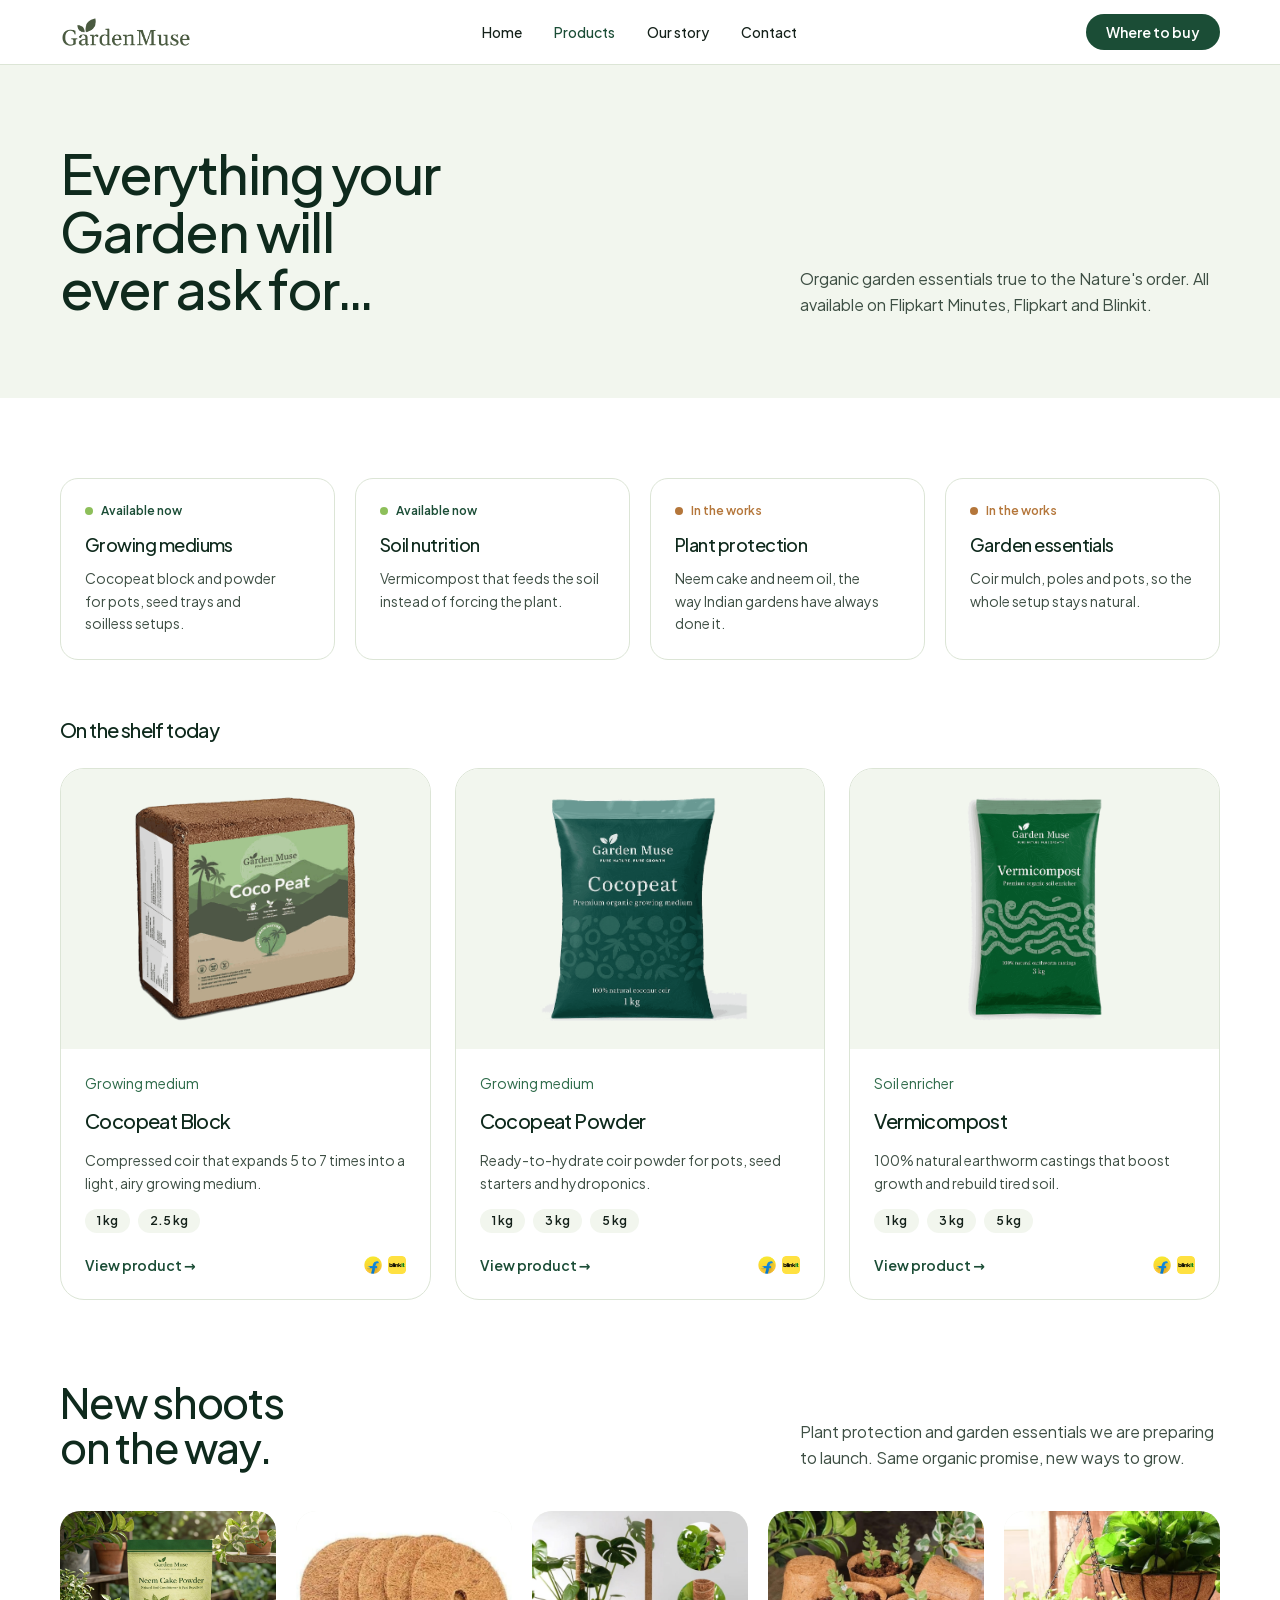
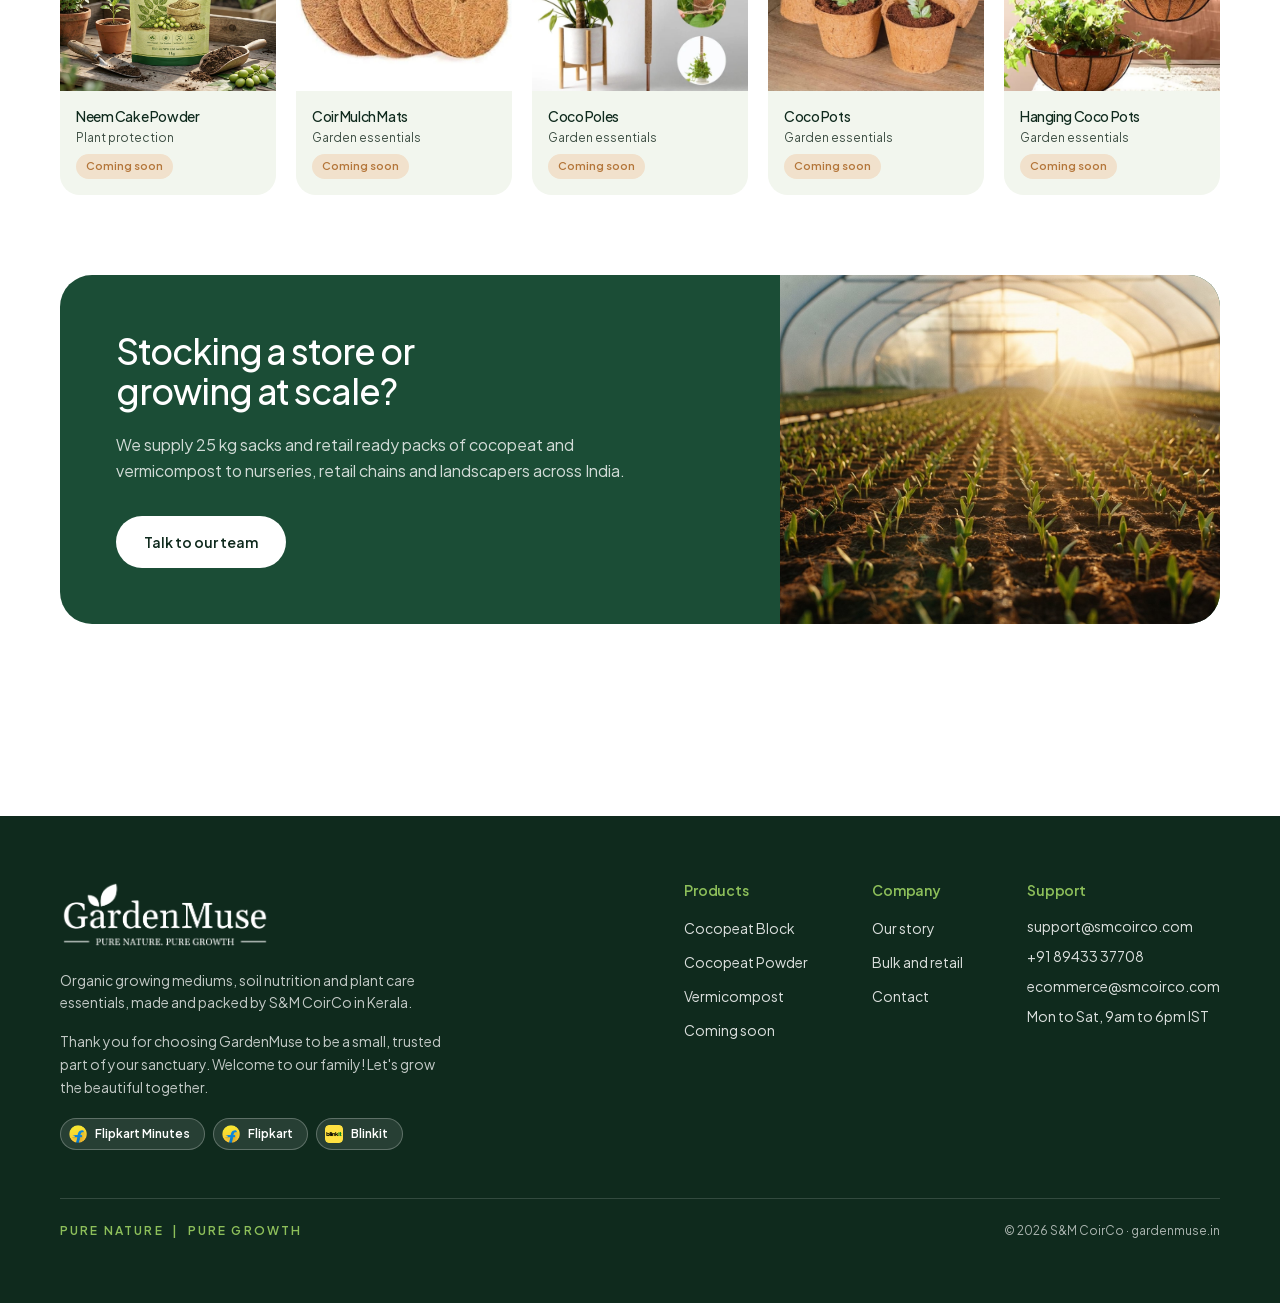
<file: products/index.html>
<!DOCTYPE html><html lang="en-IN" class="plus_jakarta_sans_6cbc0d5f-module__dx4leq__variable"><head><meta charSet="utf-8"/><meta name="viewport" content="width=device-width, initial-scale=1"/><link rel="preload" href="/_next/static/media/fba5a26ea33df6a3-s.p.18rizl4rsrl42.woff2" as="font" crossorigin="" type="font/woff2"/><link rel="preload" as="image" href="/img/logo.png"/><link rel="stylesheet" href="/_next/static/chunks/0zbz6qk-yhjbc.css" data-precedence="next"/><link rel="preload" as="script" fetchPriority="low" href="/_next/static/chunks/3s6nzrbk-8mnv.js"/><script src="/_next/static/chunks/19mx3mg6lkumu.js" async=""></script><script src="/_next/static/chunks/1j_9b-l0n6u-t.js" async=""></script><script src="/_next/static/chunks/344n2zhqbh4pn.js" async=""></script><script src="/_next/static/chunks/turbopack-0wc1en2n1v2wu.js" async=""></script><script src="/_next/static/chunks/3fntmmi971322.js" async=""></script><script src="/_next/static/chunks/1aikc68qqcg6x.js" async=""></script><title>Products · GardenMuse</title><meta name="description" content="Organic garden essentials true to the Nature&#x27;s order: Cocopeat Block, Cocopeat Powder and Vermicompost. Available on Flipkart Minutes, Flipkart and Blinkit."/><meta name="keywords" content="cocopeat and vermicompost mixture ratio,best potting soil combo for home garden,organic fertilizer and soil conditioner pack,coco peat block with vermi compost manure,ready to use organic soil mix for plants,chemical free organic plant growth promoter,how to mix soil cocopeat for pots,how to mix soil cocopeat vermicompost for pots,soilless hydroponics potting mix setup,organic growing medium for indoor plants,organic growing medium for balcony plants,cocopeat,GardenMuse cocopeat and vermicompost,Garden Muse organic potting mix combo,GardenMuse coco peat block and vermicompost fertilizer,Garden Muse soilless farming"/><meta name="robots" content="index, follow"/><meta property="og:title" content="GardenMuse · Pure Nature. Pure Growth."/><meta property="og:description" content="Sourced from the best to bring the vibrant, untamed vitality of the nature right into your pots, rooms, and sanctuaries."/><meta property="og:url" content="https://gardenmuse.in/"/><meta property="og:site_name" content="GardenMuse"/><meta property="og:locale" content="en_IN"/><meta property="og:type" content="website"/><meta name="twitter:card" content="summary"/><meta name="twitter:title" content="GardenMuse · Pure Nature. Pure Growth."/><meta name="twitter:description" content="Sourced from the best to bring the vibrant, untamed vitality of the nature right into your pots, rooms, and sanctuaries."/><link rel="icon" href="/favicon.ico?favicon.1hb-abbyr32nn.ico" sizes="256x256" type="image/x-icon"/><link rel="apple-touch-icon" href="/apple-icon.png?apple-icon.447bbhrw1znoc.png" sizes="180x180" type="image/png"/><meta name="next-size-adjust" content=""/><script src="/_next/static/chunks/0cz1d0mv5g_q7.js" noModule=""></script></head><body><div hidden=""><!--$--><!--/$--></div><a href="#main" class="sr-only focus:not-sr-only focus:absolute focus:left-4 focus:top-4 focus:z-[100] focus:rounded-full focus:bg-forest-700 focus:px-5 focus:py-2.5 focus:text-sm focus:font-semibold focus:text-white">Skip to content</a><header class="sticky top-0 z-50 border-b border-line bg-white"><nav class="shell flex h-16 items-center justify-between gap-6" aria-label="Main"><a class="shrink-0" aria-label="GardenMuse home" href="/"><img alt="GardenMuse" width="132" height="33" decoding="async" data-nimg="1" style="color:transparent" src="/img/logo.png"/></a><ul class="hidden items-center gap-8 md:flex"><li><a class="text-sm font-medium transition-colors text-ink hover:text-forest-700" href="/">Home</a></li><li><a aria-current="page" class="text-sm font-medium transition-colors text-forest-700" href="/products/">Products</a></li><li><a class="text-sm font-medium transition-colors text-ink hover:text-forest-700" href="/story/">Our story</a></li><li><a class="text-sm font-medium transition-colors text-ink hover:text-forest-700" href="/contact/">Contact</a></li></ul><a class="rounded-full bg-forest-700 px-5 py-2 text-sm font-semibold text-white transition-colors hover:bg-forest-900" href="/products/">Where to buy</a></nav></header><main id="main"><section class="bg-mist"><div class="shell flex flex-col gap-8 py-16 lg:flex-row lg:items-end lg:justify-between lg:py-20"><h1 class="max-w-[560px] text-[clamp(2.2rem,5vw,3.4rem)] leading-[1.06]">Everything your Garden will ever ask for…</h1><p class="max-w-[420px] text-base leading-relaxed text-ink-soft">Organic garden essentials true to the Nature&#x27;s order. All available on Flipkart Minutes, Flipkart and Blinkit.</p></div></section><section class="shell py-16 lg:py-20"><ul class="grid gap-5 sm:grid-cols-2 lg:grid-cols-4"><li class="rounded-[18px] border border-line bg-white p-6"><p class="flex items-center gap-2 text-xs font-semibold text-forest-700"><span class="size-2 rounded-full bg-sprout" aria-hidden="true"></span>Available now</p><h2 class="mt-3 text-lg">Growing mediums</h2><p class="mt-2 text-sm leading-relaxed text-ink-soft">Cocopeat block and powder for pots, seed trays and soilless setups.</p></li><li class="rounded-[18px] border border-line bg-white p-6"><p class="flex items-center gap-2 text-xs font-semibold text-forest-700"><span class="size-2 rounded-full bg-sprout" aria-hidden="true"></span>Available now</p><h2 class="mt-3 text-lg">Soil nutrition</h2><p class="mt-2 text-sm leading-relaxed text-ink-soft">Vermicompost that feeds the soil instead of forcing the plant.</p></li><li class="rounded-[18px] border border-line bg-white p-6"><p class="flex items-center gap-2 text-xs font-semibold text-coir"><span class="size-2 rounded-full bg-coir" aria-hidden="true"></span>In the works</p><h2 class="mt-3 text-lg">Plant protection</h2><p class="mt-2 text-sm leading-relaxed text-ink-soft">Neem cake and neem oil, the way Indian gardens have always done it.</p></li><li class="rounded-[18px] border border-line bg-white p-6"><p class="flex items-center gap-2 text-xs font-semibold text-coir"><span class="size-2 rounded-full bg-coir" aria-hidden="true"></span>In the works</p><h2 class="mt-3 text-lg">Garden essentials</h2><p class="mt-2 text-sm leading-relaxed text-ink-soft">Coir mulch, poles and pots, so the whole setup stays natural.</p></li></ul><h2 class="mt-14 text-xl">On the shelf today</h2><ul class="mt-6 grid gap-6 md:grid-cols-2 lg:grid-cols-3"><li><article class="group flex h-full flex-col overflow-hidden rounded-[24px] border border-line bg-white transition-shadow hover:card-shadow"><a class="block bg-mist" href="/products/cocopeat-block/"><img alt="Cocopeat Block pack" loading="lazy" width="800" height="700" decoding="async" data-nimg="1" class="h-[280px] w-full object-contain p-6 transition-transform duration-500 group-hover:scale-[1.03]" style="color:transparent" src="/img/cocopeat-block-1kg.png"/></a><div class="flex flex-1 flex-col gap-3.5 p-6"><p class="text-sm text-forest-500">Growing medium</p><h3 class="text-xl"><a class="hover:underline" href="/products/cocopeat-block/">Cocopeat Block</a></h3><p class="text-sm leading-relaxed text-ink-soft">Compressed coir that expands 5 to 7 times into a light, airy growing medium.</p><ul class="flex flex-wrap gap-2"><li class="rounded-full bg-mist px-3 py-1 text-xs font-semibold text-ink">1 kg</li><li class="rounded-full bg-mist px-3 py-1 text-xs font-semibold text-ink">2.5 kg</li></ul><div class="mt-auto flex items-center justify-between gap-3 pt-2"><a class="text-sm font-semibold text-forest-700 hover:underline" href="/products/cocopeat-block/">View product <span aria-hidden="true">→</span></a><span class="flex items-center gap-1.5" aria-hidden="true"><img alt="" aria-hidden="true" loading="lazy" width="36" height="36" decoding="async" data-nimg="1" class="shrink-0 rounded-[4px] object-contain" style="color:transparent;width:18px;height:18px" src="/img/market/flipkart.png"/><img alt="" aria-hidden="true" loading="lazy" width="36" height="36" decoding="async" data-nimg="1" class="shrink-0 rounded-[4px] object-contain" style="color:transparent;width:18px;height:18px" src="/img/market/blinkit.png"/></span></div></div></article></li><li><article class="group flex h-full flex-col overflow-hidden rounded-[24px] border border-line bg-white transition-shadow hover:card-shadow"><a class="block bg-mist" href="/products/cocopeat-powder/"><img alt="Cocopeat Powder pack" loading="lazy" width="800" height="700" decoding="async" data-nimg="1" class="h-[280px] w-full object-contain p-6 transition-transform duration-500 group-hover:scale-[1.03]" style="color:transparent" src="/img/cocopeat-powder.png"/></a><div class="flex flex-1 flex-col gap-3.5 p-6"><p class="text-sm text-forest-500">Growing medium</p><h3 class="text-xl"><a class="hover:underline" href="/products/cocopeat-powder/">Cocopeat Powder</a></h3><p class="text-sm leading-relaxed text-ink-soft">Ready-to-hydrate coir powder for pots, seed starters and hydroponics.</p><ul class="flex flex-wrap gap-2"><li class="rounded-full bg-mist px-3 py-1 text-xs font-semibold text-ink">1 kg</li><li class="rounded-full bg-mist px-3 py-1 text-xs font-semibold text-ink">3 kg</li><li class="rounded-full bg-mist px-3 py-1 text-xs font-semibold text-ink">5 kg</li></ul><div class="mt-auto flex items-center justify-between gap-3 pt-2"><a class="text-sm font-semibold text-forest-700 hover:underline" href="/products/cocopeat-powder/">View product <span aria-hidden="true">→</span></a><span class="flex items-center gap-1.5" aria-hidden="true"><img alt="" aria-hidden="true" loading="lazy" width="36" height="36" decoding="async" data-nimg="1" class="shrink-0 rounded-[4px] object-contain" style="color:transparent;width:18px;height:18px" src="/img/market/flipkart.png"/><img alt="" aria-hidden="true" loading="lazy" width="36" height="36" decoding="async" data-nimg="1" class="shrink-0 rounded-[4px] object-contain" style="color:transparent;width:18px;height:18px" src="/img/market/blinkit.png"/></span></div></div></article></li><li><article class="group flex h-full flex-col overflow-hidden rounded-[24px] border border-line bg-white transition-shadow hover:card-shadow"><a class="block bg-mist" href="/products/vermicompost/"><img alt="Vermicompost pack" loading="lazy" width="800" height="700" decoding="async" data-nimg="1" class="h-[280px] w-full object-contain p-6 transition-transform duration-500 group-hover:scale-[1.03]" style="color:transparent" src="/img/vermicompost-3kg.png"/></a><div class="flex flex-1 flex-col gap-3.5 p-6"><p class="text-sm text-forest-500">Soil enricher</p><h3 class="text-xl"><a class="hover:underline" href="/products/vermicompost/">Vermicompost</a></h3><p class="text-sm leading-relaxed text-ink-soft">100% natural earthworm castings that boost growth and rebuild tired soil.</p><ul class="flex flex-wrap gap-2"><li class="rounded-full bg-mist px-3 py-1 text-xs font-semibold text-ink">1 kg</li><li class="rounded-full bg-mist px-3 py-1 text-xs font-semibold text-ink">3 kg</li><li class="rounded-full bg-mist px-3 py-1 text-xs font-semibold text-ink">5 kg</li></ul><div class="mt-auto flex items-center justify-between gap-3 pt-2"><a class="text-sm font-semibold text-forest-700 hover:underline" href="/products/vermicompost/">View product <span aria-hidden="true">→</span></a><span class="flex items-center gap-1.5" aria-hidden="true"><img alt="" aria-hidden="true" loading="lazy" width="36" height="36" decoding="async" data-nimg="1" class="shrink-0 rounded-[4px] object-contain" style="color:transparent;width:18px;height:18px" src="/img/market/flipkart.png"/><img alt="" aria-hidden="true" loading="lazy" width="36" height="36" decoding="async" data-nimg="1" class="shrink-0 rounded-[4px] object-contain" style="color:transparent;width:18px;height:18px" src="/img/market/blinkit.png"/></span></div></div></article></li></ul></section><section id="coming-soon" class="shell pb-16 lg:pb-20"><div class="flex flex-col gap-6 lg:flex-row lg:items-end lg:justify-between"><h2 class="text-[clamp(1.9rem,3.6vw,2.6rem)] leading-[1.1]">New shoots<br/>on the way.</h2><p class="max-w-[420px] text-base leading-relaxed text-ink-soft">Plant protection and garden essentials we are preparing to launch. Same organic promise, new ways to grow.</p></div><ul class="mt-10 grid grid-cols-2 gap-5 sm:grid-cols-3 lg:grid-cols-5"><li class="overflow-hidden rounded-[20px] bg-mist"><img alt="Neem Cake Powder" loading="lazy" width="600" height="600" decoding="async" data-nimg="1" class="h-[180px] w-full object-cover" style="color:transparent" src="/img/scene-neem-cake.jpg"/><div class="p-4"><h3 class="text-sm leading-snug">Neem Cake Powder</h3><p class="mt-1 text-xs text-ink-soft">Plant protection</p><p class="mt-2 inline-block rounded-full bg-coir-200 px-2.5 py-1 text-[11px] font-semibold text-coir">Coming soon</p></div></li><li class="overflow-hidden rounded-[20px] bg-mist"><img alt="Coir Mulch Mats" loading="lazy" width="600" height="600" decoding="async" data-nimg="1" class="h-[180px] w-full object-cover" style="color:transparent" src="/img/soon-coir-mulch.jpg"/><div class="p-4"><h3 class="text-sm leading-snug">Coir Mulch Mats</h3><p class="mt-1 text-xs text-ink-soft">Garden essentials</p><p class="mt-2 inline-block rounded-full bg-coir-200 px-2.5 py-1 text-[11px] font-semibold text-coir">Coming soon</p></div></li><li class="overflow-hidden rounded-[20px] bg-mist"><img alt="Coco Poles" loading="lazy" width="600" height="600" decoding="async" data-nimg="1" class="h-[180px] w-full object-cover" style="color:transparent" src="/img/soon-coco-pole.jpg"/><div class="p-4"><h3 class="text-sm leading-snug">Coco Poles</h3><p class="mt-1 text-xs text-ink-soft">Garden essentials</p><p class="mt-2 inline-block rounded-full bg-coir-200 px-2.5 py-1 text-[11px] font-semibold text-coir">Coming soon</p></div></li><li class="overflow-hidden rounded-[20px] bg-mist"><img alt="Coco Pots" loading="lazy" width="600" height="600" decoding="async" data-nimg="1" class="h-[180px] w-full object-cover" style="color:transparent" src="/img/soon-coco-pots.jpg"/><div class="p-4"><h3 class="text-sm leading-snug">Coco Pots</h3><p class="mt-1 text-xs text-ink-soft">Garden essentials</p><p class="mt-2 inline-block rounded-full bg-coir-200 px-2.5 py-1 text-[11px] font-semibold text-coir">Coming soon</p></div></li><li class="overflow-hidden rounded-[20px] bg-mist"><img alt="Hanging Coco Pots" loading="lazy" width="600" height="600" decoding="async" data-nimg="1" class="h-[180px] w-full object-cover" style="color:transparent" src="/img/soon-hanging-pots.jpg"/><div class="p-4"><h3 class="text-sm leading-snug">Hanging Coco Pots</h3><p class="mt-1 text-xs text-ink-soft">Garden essentials</p><p class="mt-2 inline-block rounded-full bg-coir-200 px-2.5 py-1 text-[11px] font-semibold text-coir">Coming soon</p></div></li></ul></section><section id="bulk" class="shell pb-20 lg:pb-24"><div class="grid overflow-hidden rounded-[32px] bg-forest-700 lg:grid-cols-[1fr_440px]"><div class="p-10 text-white sm:p-14"><h2 class="max-w-[520px] text-[clamp(1.6rem,3vw,2.2rem)] leading-[1.15] text-white">Stocking a store or growing at scale?</h2><p class="mt-5 max-w-[560px] text-base leading-relaxed text-white/80">We supply 25 kg sacks and retail ready packs of cocopeat and vermicompost to nurseries, retail chains and landscapers across India.</p><a class="mt-8 inline-block rounded-full bg-white px-7 py-4 text-sm font-semibold text-forest-900 transition-colors hover:bg-mist" href="/contact/#bulk">Talk to our team</a></div><img alt="Rows of seedlings growing in a nursery at sunrise" loading="lazy" width="1200" height="800" decoding="async" data-nimg="1" class="h-full min-h-[220px] w-full object-cover" style="color:transparent" src="/img/hf-nursery.jpg"/></div></section></main><footer class="mt-24 bg-forest-900 text-white"><div class="shell py-16"><div class="flex flex-col gap-12 lg:flex-row lg:justify-between"><div class="max-w-sm"><img alt="GardenMuse" loading="lazy" width="210" height="66" decoding="async" data-nimg="1" style="color:transparent" src="/img/logo-full-white.png"/><p class="mt-5 text-sm leading-relaxed text-white/75">Organic growing mediums, soil nutrition and plant care essentials, made and packed by<!-- --> <!-- -->S&amp;M CoirCo<!-- --> in Kerala.</p><p class="mt-4 text-sm leading-relaxed text-white/75">Thank you for choosing GardenMuse to be a small, trusted part of your sanctuary. Welcome to our family! Let&#x27;s grow the beautiful together.</p><div class="mt-5"><ul class="flex flex-wrap gap-2"><li class="inline-flex items-center gap-2 rounded-full border border-white/25 bg-white/10 py-1.5 pl-2 pr-3.5 text-xs font-semibold text-white"><img alt="" aria-hidden="true" loading="lazy" width="36" height="36" decoding="async" data-nimg="1" class="shrink-0 rounded-[4px] object-contain" style="color:transparent;width:18px;height:18px" src="/img/market/flipkart.png"/>Flipkart Minutes</li><li class="inline-flex items-center gap-2 rounded-full border border-white/25 bg-white/10 py-1.5 pl-2 pr-3.5 text-xs font-semibold text-white"><img alt="" aria-hidden="true" loading="lazy" width="36" height="36" decoding="async" data-nimg="1" class="shrink-0 rounded-[4px] object-contain" style="color:transparent;width:18px;height:18px" src="/img/market/flipkart.png"/>Flipkart</li><li class="inline-flex items-center gap-2 rounded-full border border-white/25 bg-white/10 py-1.5 pl-2 pr-3.5 text-xs font-semibold text-white"><img alt="" aria-hidden="true" loading="lazy" width="36" height="36" decoding="async" data-nimg="1" class="shrink-0 rounded-[4px] object-contain" style="color:transparent;width:18px;height:18px" src="/img/market/blinkit.png"/>Blinkit</li></ul></div></div><div class="flex flex-wrap gap-12 sm:gap-16"><div><h4 class="text-sm font-semibold text-sprout">Products</h4><ul class="mt-4 flex flex-col gap-2.5"><li><a class="text-sm text-white/85 hover:text-white hover:underline" href="/products/cocopeat-block/">Cocopeat Block</a></li><li><a class="text-sm text-white/85 hover:text-white hover:underline" href="/products/cocopeat-powder/">Cocopeat Powder</a></li><li><a class="text-sm text-white/85 hover:text-white hover:underline" href="/products/vermicompost/">Vermicompost</a></li><li><a class="text-sm text-white/85 hover:text-white hover:underline" href="/products/#coming-soon">Coming soon</a></li></ul></div><div><h4 class="text-sm font-semibold text-sprout">Company</h4><ul class="mt-4 flex flex-col gap-2.5"><li><a class="text-sm text-white/85 hover:text-white hover:underline" href="/story/">Our story</a></li><li><a class="text-sm text-white/85 hover:text-white hover:underline" href="/contact/#bulk">Bulk and retail</a></li><li><a class="text-sm text-white/85 hover:text-white hover:underline" href="/contact/">Contact</a></li></ul></div><div><h4 class="text-sm font-semibold text-sprout">Support</h4><ul class="mt-4 flex flex-col gap-2.5 text-sm text-white/85"><li><a href="mailto:support@smcoirco.com" class="hover:text-white hover:underline">support@smcoirco.com</a></li><li><a href="tel:+918943337708" class="hover:text-white hover:underline">+91 89433 37708</a></li><li><a href="mailto:ecommerce@smcoirco.com" class="hover:text-white hover:underline">ecommerce@smcoirco.com</a></li><li>Mon to Sat, 9am to 6pm IST</li></ul></div></div></div><div class="mt-12 h-px bg-white/15"></div><div class="mt-6 flex flex-col gap-3 text-xs text-white/65 sm:flex-row sm:items-center sm:justify-between"><p class="font-semibold tracking-[0.18em] text-sprout uppercase">Pure nature  |  Pure growth</p><p>© <!-- -->2026<!-- --> <!-- -->S&amp;M CoirCo<!-- --> · <!-- -->gardenmuse.in</p></div></div></footer><!--$--><!--/$--><script src="/_next/static/chunks/3s6nzrbk-8mnv.js" id="_R_" async=""></script><script>(self.__next_f=self.__next_f||[]).push([0])</script><script>self.__next_f.push([1,"1:\"$Sreact.fragment\"\n2:I[39756,[\"/_next/static/chunks/3fntmmi971322.js\"],\"default\"]\n3:I[37457,[\"/_next/static/chunks/3fntmmi971322.js\"],\"default\"]\n4:I[22016,[\"/_next/static/chunks/3fntmmi971322.js\",\"/_next/static/chunks/1aikc68qqcg6x.js\"],\"\"]\n5:I[5500,[\"/_next/static/chunks/3fntmmi971322.js\",\"/_next/static/chunks/1aikc68qqcg6x.js\"],\"Image\"]\ne:I[68027,[\"/_next/static/chunks/3fntmmi971322.js\"],\"default\",1]\n:HL[\"/_next/static/chunks/0zbz6qk-yhjbc.css\",\"style\"]\n:HL[\"/_next/static/media/fba5a26ea33df6a3-s.p.18rizl4rsrl42.woff2\",\"font\",{\"crossOrigin\":\"\",\"type\":\"font/woff2\"}]\nc:X\n0:{\"P\":null,\"c\":[\"\",\"products\",\"\"],\"q\":\"\",\"i\":false,\"f\":[[[\"\",{\"children\":[\"products\",{\"children\":[\"__PAGE__\",{},\"$undefined\",\"$undefined\",4608]},\"$undefined\",\"$undefined\",4608]},\"$undefined\",\"$undefined\",4624],[[\"$\",\"$1\",\"c\",{\"children\":[[[\"$\",\"link\",\"0\",{\"rel\":\"stylesheet\",\"href\":\"/_next/static/chunks/0zbz6qk-yhjbc.css\",\"precedence\":\"next\",\"crossOrigin\":\"$undefined\",\"nonce\":\"$undefined\"}],[\"$\",\"script\",\"script-0\",{\"src\":\"/_next/static/chunks/3fntmmi971322.js\",\"async\":true,\"nonce\":\"$undefined\"}]],[\"$\",\"html\",null,{\"lang\":\"en-IN\",\"className\":\"plus_jakarta_sans_6cbc0d5f-module__dx4leq__variable\",\"children\":[\"$\",\"body\",null,{\"children\":[[\"$\",\"a\",null,{\"href\":\"#main\",\"className\":\"sr-only focus:not-sr-only focus:absolute focus:left-4 focus:top-4 focus:z-[100] focus:rounded-full focus:bg-forest-700 focus:px-5 focus:py-2.5 focus:text-sm focus:font-semibold focus:text-white\",\"children\":\"Skip to content\"}],[\"$\",\"$L2\",null,{\"parallelRouterKey\":\"children\",\"error\":\"$undefined\",\"errorStyles\":\"$undefined\",\"errorScripts\":\"$undefined\",\"template\":[\"$\",\"$L3\",null,{}],\"templateStyles\":\"$undefined\",\"templateScripts\":\"$undefined\",\"notFound\":[[[\"$\",\"title\",null,{\"children\":\"404: This page could not be found.\"}],[\"$\",\"div\",null,{\"style\":{\"fontFamily\":\"system-ui,\\\"Segoe UI\\\",Roboto,Helvetica,Arial,sans-serif,\\\"Apple Color Emoji\\\",\\\"Segoe UI Emoji\\\"\",\"height\":\"100vh\",\"textAlign\":\"center\",\"display\":\"flex\",\"flexDirection\":\"column\",\"alignItems\":\"center\",\"justifyContent\":\"center\"},\"children\":[\"$\",\"div\",null,{\"children\":[[\"$\",\"style\",null,{\"dangerouslySetInnerHTML\":{\"__html\":\"body{color:#000;background:#fff;margin:0}.next-error-h1{border-right:1px solid rgba(0,0,0,.3)}@media (prefers-color-scheme:dark){body{color:#fff;background:#000}.next-error-h1{border-right:1px solid rgba(255,255,255,.3)}}\"}}],[\"$\",\"h1\",null,{\"className\":\"next-error-h1\",\"style\":{\"display\":\"inline-block\",\"margin\":\"0 20px 0 0\",\"padding\":\"0 23px 0 0\",\"fontSize\":24,\"fontWeight\":500,\"verticalAlign\":\"top\",\"lineHeight\":\"49px\"},\"children\":404}],[\"$\",\"div\",null,{\"style\":{\"display\":\"inline-block\"},\"children\":[\"$\",\"h2\",null,{\"style\":{\"fontSize\":14,\"fontWeight\":400,\"lineHeight\":\"49px\",\"margin\":0},\"children\":\"This page could not be found.\"}]}]]}]}]],[]],\"forbidden\":\"$undefined\",\"unauthorized\":\"$undefined\"}]]}]}]]}],{\"children\":[[\"$\",\"$1\",\"c\",{\"children\":[null,[\"$\",\"$L2\",null,{\"parallelRouterKey\":\"children\",\"error\":\"$undefined\",\"errorStyles\":\"$undefined\",\"errorScripts\":\"$undefined\",\"template\":[\"$\",\"$L3\",null,{}],\"templateStyles\":\"$undefined\",\"templateScripts\":\"$undefined\",\"notFound\":\"$undefined\",\"forbidden\":\"$undefined\",\"unauthorized\":\"$undefined\"}]]}],{\"children\":[[\"$\",\"$1\",\"c\",{\"children\":[[[\"$\",\"header\",null,{\"className\":\"sticky top-0 z-50 border-b border-line bg-white\",\"children\":[\"$\",\"nav\",null,{\"className\":\"shell flex h-16 items-center justify-between gap-6\",\"aria-label\":\"Main\",\"children\":[[\"$\",\"$L4\",null,{\"href\":\"/\",\"className\":\"shrink-0\",\"aria-label\":\"GardenMuse home\",\"children\":[\"$\",\"$L5\",null,{\"src\":\"/img/logo.png\",\"alt\":\"GardenMuse\",\"width\":132,\"height\":33,\"priority\":true}]}],[\"$\",\"ul\",null,{\"className\":\"hidden items-center gap-8 md:flex\",\"children\":[[\"$\",\"li\",\"/\",{\"children\":[\"$\",\"$L4\",null,{\"href\":\"/\",\"aria-current\":\"$undefined\",\"className\":\"text-sm font-medium transition-colors text-ink hover:text-forest-700\",\"children\":\"Home\"}]}],[\"$\",\"li\",\"/products\",{\"children\":[\"$\",\"$L4\",null,{\"href\":\"/products\",\"aria-current\":\"page\",\"className\":\"text-sm font-medium transition-colors text-forest-700\",\"children\":\"Products\"}]}],[\"$\",\"li\",\"/story\",{\"children\":[\"$\",\"$L4\",null,{\"href\":\"/story\",\"aria-current\":\"$undefined\",\"className\":\"text-sm font-medium transition-colors text-ink hover:text-forest-700\",\"children\":\"Our story\"}]}],[\"$\",\"li\",\"/contact\",{\"children\":[\"$\",\"$L4\",null,{\"href\":\"/contact\",\"aria-current\":\"$undefined\",\"className\":\"text-sm font-medium transition-colors text-ink hover:text-forest-700\",\"children\":\"Contact\"}]}]]}],[\"$\",\"$L4\",null,{\"href\":\"/products\",\"className\":\"rounded-full bg-forest-700 px-5 py-2 text-sm font-semibold text-white transition-colors hover:bg-forest-900\",\"children\":\"Where to buy\"}]]}]}],[\"$\",\"main\",null,{\"id\":\"main\",\"children\":[[\"$\",\"section\",null,{\"className\":\"bg-mist\",\"children\":[\"$\",\"div\",null,{\"className\":\"shell flex flex-col gap-8 py-16 lg:flex-row lg:items-end lg:justify-between lg:py-20\",\"children\":[[\"$\",\"h1\",null,{\"className\":\"max-w-[560px] text-[clamp(2.2rem,5vw,3.4rem)] leading-[1.06]\",\"children\":\"Everything your Garden will ever ask for…\"}],[\"$\",\"p\",null,{\"className\":\"max-w-[420px] text-base leading-relaxed text-ink-soft\",\"children\":\"Organic garden essentials true to the Nature's order. All available on Flipkart Minutes, Flipkart and Blinkit.\"}]]}]}],\"$L6\",\"$L7\",\"$L8\"]}],\"$L9\"],[\"$La\"],\"$Lb\"]}],{},null,false,null]},null,false,\"$c\"]},null,false,null],\"$Ld\",false]],\"m\":\"$undefined\",\"G\":[\"$e\",[\"$Lf\"]],\"S\":true,\"h\":null,\"r\":\"$undefined\",\"s\":\"$undefined\",\"a\":\"$undefined\",\"l\":\"$undefined\",\"p\":\"$undefined\",\"d\":\"$undefined\",\"b\":\"I_aGQyloeDHl6LxrprlEI\"}\n17:I[97367,[\"/_next/static/chunks/3fntmmi971322.js\"],\"OutletBoundary\"]\n18:\"$Sreact.suspense\"\n1a:I[97367,[\"/_next/static/chunks/3fntmmi971322.js\"],\"ViewportBoundary\"]\n1c:I[97367,[\"/_next/static/chunks/3fntmmi971322.js\"],\"MetadataBoundary\"]\n6:[\"$\",\"section\",null,{\"className\":\"shell py-16 lg:py-20\",\"children\":[[\"$\",\"ul\",null,{\"className\":\"grid gap-5 sm:grid-cols-2 lg:grid-cols-4\",\"children\":[[\"$\",\"li\",\"growing-mediums\",{\"className\":\"rounded-[18px] border border-line bg-white p-6\",\"children\":[[\"$\",\"p\",null,{\"className\":\"flex items-center gap-2 text-xs font-semibold text-forest-700\",\"children\":[[\"$\",\"span\",null,{\"className\":\"size-2 rounded-full bg-sprout\",\"aria-hidden\":true}],\"Available now\"]}],[\"$\",\"h2\",null,{\"className\":\"mt-3 text-lg\",\"children\":\"Growing mediums\"}],[\"$\",\"p\",null,{\"className\":\"mt-2 text-sm leading-relaxed text-ink-soft\",\"children\":\"Cocopeat block and powder for pots, seed trays and soilless setups.\"}]]}],[\"$\",\"li\",\"soil-nutrition\",{\"className\":\"rounded-[18px] border border-line bg-white p-6\",\"children\":[[\"$\",\"p\",null,{\"className\":\"flex items-center gap-2 text-xs font-semibold text-forest-700\",\"children\":[[\"$\",\"span\",null,{\"className\":\"size-2 rounded-full bg-sprout\",\"aria-hidden\":true}],\"Available now\"]}],[\"$\",\"h2\",null,{\"className\":\"mt-3 text-lg\",\"children\":\"Soil nutrition\"}],[\"$\",\"p\",null,{\"className\":\"mt-2 text-sm leading-relaxed text-ink-soft\",\"children\":\"Vermicompost that feeds the soil instead of forcing the plant.\"}]]}],[\"$\",\"li\",\"plant-protection\",{\"className\":\"rounded-[18px] border border-line bg-white p-6\",\"children\":[[\"$\",\"p\",null,{\"className\":\"flex items-center gap-2 text-xs font-semibold text-coir\",\"children\":[[\"$\",\"span\",null,{\"className\":\"size-2 rounded-full bg-coir\",\"aria-hidden\":true}],\"In the works\"]}],[\"$\",\"h2\",null,{\"className\":\"mt-3 text-lg\",\"children\":\"Plant protection\"}],[\"$\",\"p\",null,{\"className\":\"mt-2 text-sm leading-relaxed text-ink-soft\",\"children\":\"Neem cake and neem oil, the way Indian gardens have always done it.\"}]]}],[\"$\",\"li\",\"garden-essentials\",{\"className\":\"rounded-[18px] border border-line bg-white p-6\",\"children\":[[\"$\",\"p\",null,{\"className\":\"flex items-center gap-2 text-xs font-semibold text-coir\",\"children\":[[\"$\",\"span\",null,{\"className\":\"size-2 rounded-full bg-coir\",\"aria-hidden\":true}],\"In the works\"]}],[\"$\",\"h2\",null,{\"className\":\"mt-3 text-lg\",\"children\":\"Garden essentials\"}],[\"$\",\"p\",null,{\"className\":\"mt-2 text-sm leading-relaxed text-ink-soft\",\"children\":\"Coir mulch, poles and pots, so the whole setup stays natural.\"}]]}]]}],[\"$\",\"h2\",null,{\"className\":\"mt-14 text-xl\",\"children\":\"On the shelf today\"}],[\"$\",\"ul\",null,{\"className\":\"mt-6 grid gap-6 md:grid-cols-2 lg:grid-cols-3\",\"children\":[[\"$\",\"li\",\"cocopeat-block\",{\"children\":[\"$\",\"article\",null,{\"className\":\"group flex h-full flex-col overflow-hidden rounded-[24px] border border-line bg-white transition-shadow hover:card-shadow\",\"children\":[[\"$\",\"$L4\",null,{\"href\":\"/products/cocopeat-block\",\"className\":\"block bg-mist\",\"children\":[\"$\",\"$L5\",null,{\"src\":\"/img/cocopeat-block-1kg.png\",\"alt\":\"Cocopeat Block pack\",\"width\":800,\"height\":700,\"className\":\"h-[280px] w-full object-contain p-6 transition-transform duration-500 group-hover:scale-[1.03]\"}]}],[\"$\",\"div\",null,{\"className\":\"flex flex-1 flex-col gap-3.5 p-6\",\"children\":[[\"$\",\"p\",null,{\"className\":\"text-sm text-forest-500\",\"children\":\"Growing medium\"}],[\"$\",\"h3\",null,{\"className\":\"text-xl\",\"children\":[\"$\",\"$L4\",null,{\"href\":\"/products/cocopeat-block\",\"className\":\"hover:underline\",\"children\":\"Cocopeat Block\"}]}],[\"$\",\"p\",null,{\"className\":\"text-sm leading-relaxed text-ink-soft\",\"children\":\"Compressed coir that expands 5 to 7 times into a light, airy growing medium.\"}],[\"$\",\"ul\",null,{\"className\":\"flex flex-wrap gap-2\",\"children\":[[\"$\",\"li\",\"1 kg\",{\"className\":\"rounded-full bg-mist px-3 py-1 text-xs font-semibold text-ink\",\"children\":\"1 kg\"}],[\"$\",\"li\",\"2.5 kg\",{\"className\":\"rounded-full bg-mist px-3 py-1 text-xs font-semibold text-ink\",\"children\":\"2.5 kg\"}]]}],[\"$\",\"div\",null,{\"className\":\"mt-auto flex items-center justify-between gap-3 pt-2\",\"children\":[[\"$\",\"$L4\",null,{\"href\":\"/products/cocopeat-block\",\"className\":\"text-sm font-semibold text-forest-700 hover:underline\",\"children\":[\"View product \",[\"$\",\"span\",null,{\"aria-hidden\":true,\"children\":\"→\"}]]}],[\"$\",\"span\",null,{\"className\":\"flex items-center gap-1.5\",\"aria-hidden\":true,\"children\":[[\"$\",\"$L5\",\"flipkartMinutes\",{\"src\":\"/img/market/flipkart.png\",\"alt\":\"\",\"width\":36,\"height\":36,\"aria-hidden\":true,\"className\":\"shrink-0 rounded-[4px] object-contain\",\"style\":{\"width\":18,\"height\":18}}],\"$L10\"]}]]}]]}]]}]}],\"$L11\",\"$L12\"]}]]}]\n7:[\"$\",\"section\",null,{\"id\":\"coming-soon\",\"className\":\"shell pb-16 lg:pb-20\",\"children\":[[\"$\",\"div\",null,{\"className\":\"flex flex-col gap-6 lg:flex-row lg:items-end lg:justify-between\",\"children\":[[\"$\",\"h2\",null,{\"className\":\"text-[clamp(1.9rem,3.6vw,2.6rem)] leading-[1.1]\",\"children\":[\"New shoots\",[\"$\",\"br\",null,{}],\"on the way.\"]}],[\"$\",\"p\",null,{\"className\":\"max-w-[420px] text-base leading-relaxed text-ink-soft\",\"children\":\"Plant protection and garden essentials we are preparing to launch. Same organic promise, new ways to grow.\"}]]}],[\"$\",\"ul\",null,{\"className\":\"mt-10 grid grid-cols-2 gap-5 sm:grid-cols-3 lg:grid-cols-5\",\"children\":[[\"$\",\"li\",\"Neem Cake Powder\",{\"className\":\"overflow-hidden rounded-[20px] bg-mist\",\"children\":[[\"$\",\"$L5\",null,{\"src\":\"/img/scene-neem-cake.jpg\",\"alt\":\"Neem Cake Powder\",\"width\":600,\"height\":600,\"className\":\"h-[180px] w-full object-cover\"}],[\"$\",\"div\",null,{\"className\":\"p-4\",\"children\":[[\"$\",\"h3\",null,{\"className\":\"text-sm leading-snug\",\"children\":\"Neem Cake Powder\"}],[\"$\",\"p\",null,{\"className\":\"mt-1 text-xs text-ink-soft\",\"children\":\"Plant protection\"}],[\"$\",\"p\",null,{\"className\":\"mt-2 inline-block rounded-full bg-coir-200 px-2.5 py-1 text-[11px] font-semibold text-coir\",\"children\":\"Coming soon\"}]]}]]}],[\"$\",\"li\",\"Coir Mulch Mats\",{\"className\":\"overflow-hidden rounded-[20px] bg-mist\",\"children\":[[\"$\",\"$L5\",null,{\"src\":\"/img/soon-coir-mulch.jpg\",\"alt\":\"Coir Mulch Mats\",\"width\":600,\"height\":600,\"className\":\"h-[180px] w-full object-cover\"}],[\"$\",\"div\",null,{\"className\":\"p-4\",\"children\":[[\"$\",\"h3\",null,{\"className\":\"text-sm leading-snug\",\"children\":\"Coir Mulch Mats\"}],[\"$\",\"p\",null,{\"className\":\"mt-1 text-xs text-ink-soft\",\"children\":\"Garden essentials\"}],[\"$\",\"p\",null,{\"className\":\"mt-2 inline-block rounded-full bg-coir-200 px-2.5 py-1 text-[11px] font-semibold text-coir\",\"children\":\"Coming soon\"}]]}]]}],[\"$\",\"li\",\"Coco Poles\",{\"className\":\"overflow-hidden rounded-[20px] bg-mist\",\"children\":[[\"$\",\"$L5\",null,{\"src\":\"/img/soon-coco-pole.jpg\",\"alt\":\"Coco Poles\",\"width\":600,\"height\":600,\"className\":\"h-[180px] w-full object-cover\"}],[\"$\",\"div\",null,{\"className\":\"p-4\",\"children\":[[\"$\",\"h3\",null,{\"className\":\"text-sm leading-snug\",\"children\":\"Coco Poles\"}],[\"$\",\"p\",null,{\"className\":\"mt-1 text-xs text-ink-soft\",\"children\":\"Garden essentials\"}],[\"$\",\"p\",null,{\"className\":\"mt-2 inline-block rounded-full bg-coir-200 px-2.5 py-1 text-[11px] font-semibold text-coir\",\"children\":\"Coming soon\"}]]}]]}],[\"$\",\"li\",\"Coco Pots\",{\"className\":\"overflow-hidden rounded-[20px] bg-mist\",\"children\":[[\"$\",\"$L5\",null,{\"src\":\"/img/soon-coco-pots.jpg\",\"alt\":\"Coco Pots\",\"width\":600,\"height\":600,\"className\":\"h-[180px] w-full object-cover\"}],[\"$\",\"div\",null,{\"className\":\"p-4\",\"children\":[[\"$\",\"h3\",null,{\"className\":\"text-sm leading-snug\",\"children\":\"Coco Pots\"}],[\"$\",\"p\",null,{\"className\":\"mt-1 text-xs text-ink-soft\",\"children\":\"Garden essentials\"}],[\"$\",\"p\",null,{\"className\":\"mt-2 inline-block rounded-full bg-coir-200 px-2.5 py-1 text-[11px] font-semibold text-coir\",\"children\":\"Coming soon\"}]]}]]}],[\"$\",\"li\",\"Hanging Coco Pots\",{\"className\":\"overflow-hidden rounded-[20px] bg-mist\",\"children\":[[\"$\",\"$L5\",null,{\"src\":\"/img/soon-hanging-pots.jpg\",\"alt\":\"Hanging Coco Pots\",\"width\":600,\"height\":600,\"className\":\"h-[180px] w-full object-cover\"}],[\"$\",\"div\",null,{\"className\":\"p-4\",\"children\":[[\"$\",\"h3\",null,{\"className\":\"text-sm leading-snug\",\"children\":\"Hanging Coco Pots\"}],[\"$\",\"p\",null,{\"className\":\"mt-1 text-xs text-ink-soft\",\"children\":\"Garden essentials\"}],[\"$\",\"p\",null,{\"className\":\"mt-2 inline-block rounded-full bg-coir-200 px-2.5 py-1 text-[11px] font-semibold text-coir\",\"children\":\"Coming soon\"}]]}]]}]]}]]}]\n8:[\"$\",\"section\",null,{\"id\":\"bulk\",\"className\":\"shell pb-20 lg:pb-24\",\"children\":[\"$\",\"div\",null,{\"className\":\"grid overflow-hidden rounded-[32px] bg-forest-700 lg:grid-cols-[1fr_440px]\",\"children\":[[\"$\",\"div\",null,{\"className\":\"p-10 text-white sm:p-14\",\"children\":[[\"$\",\"h2\",null,{\"className\":\"max-w-[520px] text-[clamp(1.6rem,3vw,2.2rem)] leading-[1.15] text-white\",\"children\":\"Stocking a store or growing at scale?\"}],[\"$\",\"p\",null,{\"className\":\"mt-5 max-w-[560px] text-base leading-relaxed text-white/80\",\"children\":\"We supply 25 kg sacks and retail ready packs of cocopeat and vermicompost to nurseries, retail chains and landscapers across India.\"}],[\"$\",\"$L4\",null,{\"href\":\"/contact#bulk\",\"className\":\"mt-8 inline-block rounded-full bg-white px-7 py-4 text-sm font-semibold text-forest-900 transition-colors hover:bg-mist\",\"children\":\"Talk to our team\"}]]}],[\"$\",\"$L5\",null,{\"src\":\"/img/hf-nursery.jpg\",\"alt\":\"Rows of seedlings growing in a nursery at sunrise\",\"width\":1200,\"height\":800,\"className\":\"h-full min-h-[220px] w-full object-cover\"}]]}]}]\n9:[\"$\",\"footer\",null,{\"className\":\"mt-24 bg-forest-900 text-white\",\"children\":[\"$\",\"div\",null,{\"className\":\"shell py-16\",\"children\":[[\"$\",\"div\",null,{\"className\":\"flex flex-col gap-12 lg:flex-row lg:justify-between\",\"children\":[[\"$\",\"div\",null,{\"className\":\"max-w-sm\",\"children\":[[\"$\",\"$L5\",null,{\"src\":\"/img/logo-full-white.png\",\"alt\":\"GardenMuse\",\"width\":210,\"height\":66}],[\"$\",\"p\",null,{\"className\":\"mt-5 text-sm leading-relaxed text-white/75\",\"children\":[\"Organic growing mediums, soil nutrition and plant care essentials, made and packed by\",\" \",\"S\u0026M CoirCo\",\" in Kerala.\"]}],[\"$\",\"p\",null,{\"className\":\"mt-4 text-sm leading-relaxed text-white/75\",\"children\":\"Thank you for choosing GardenMuse to be a small, trusted part of your sanctuary. Welcome to our family! Let's grow the beautiful together.\"}],[\"$\",\"div\",null,{\"className\":\"mt-5\",\"children\":[\"$\",\"ul\",null,{\"className\":\"flex flex-wrap gap-2\",\"children\":[[\"$\",\"li\",\"flipkartMinutes\",{\"className\":\"inline-flex items-center gap-2 rounded-full border border-white/25 bg-white/10 py-1.5 pl-2 pr-3.5 text-xs font-semibold text-white\",\"children\":[[\"$\",\"$L5\",null,{\"src\":\"/img/market/flipkart.png\",\"alt\":\"\",\"width\":36,\"height\":36,\"aria-hidden\":true,\"className\":\"shrink-0 rounded-[4px] object-contain\",\"style\":{\"width\":18,\"height\":18}}],\"Flipkart Minutes\"]}],[\"$\",\"li\",\"flipkart\",{\"className\":\"inline-flex items-center gap-2 rounded-full border border-white/25 bg-white/10 py-1.5 pl-2 pr-3.5 text-xs font-semibold text-white\",\"children\":[[\"$\",\"$L5\",null,{\"src\":\"/img/market/flipkart.png\",\"alt\":\"\",\"width\":36,\"height\":36,\"aria-hidden\":true,\"className\":\"shrink-0 rounded-[4px] object-contain\",\"style\":{\"width\":18,\"height\":18}}],\"Flipkart\"]}],[\"$\",\"li\",\"blinkit\",{\"className\":\"inline-flex items-center gap-2 rounded-full border border-white/25 bg-white/10 py-1.5 pl-2 pr-3.5 text-xs font-semibold text-white\",\"children\":[[\"$\",\"$L5\",null,{\"src\":\"/img/market/blinkit.png\",\"alt\":\"\",\"width\":36,\"height\":36,\"aria-hidden\":true,\"className\":\"shrink-0 rounded-[4px] object-contain\",\"style\":{\"width\":18,\"height\":18}}],\"Blinkit\"]}]]}]}]]}],[\"$\",\"div\",null,{\"className\":\"flex flex-wrap gap-12 sm:gap-16\",\"children\":[[[\"$\",\"div\",\"Products\",{\"children\":[[\"$\",\"h4\",null,{\"className\":\"text-sm font-semibold text-sprout\",\"children\":\"Products\"}],[\"$\",\"ul\",null,{\"className\":\"mt-4 flex flex-col gap-2.5\",\"children\":[[\"$\",\"li\",\"Cocopeat Block\",{\"children\":[\"$\",\"$L4\",null,{\"href\":\"/products/cocopeat-block\",\"className\":\"text-sm text-white/85 hover:text-white hover:underline\",\"children\":\"Cocopeat Block\"}]}],[\"$\",\"li\",\"Cocopeat Powder\",{\"children\":[\"$\",\"$L4\",null,{\"href\":\"/products/cocopeat-powder\",\"className\":\"text-sm text-white/85 hover:text-white hover:underline\",\"children\":\"Cocopeat Powder\"}]}],[\"$\",\"li\",\"Vermicompost\",{\"children\":[\"$\",\"$L4\",null,{\"href\":\"/products/vermicompost\",\"className\":\"text-sm text-white/85 hover:text-white hover:underline\",\"children\":\"Vermicompost\"}]}],[\"$\",\"li\",\"Coming soon\",{\"children\":[\"$\",\"$L4\",null,{\"href\":\"/products#coming-soon\",\"className\":\"text-sm text-white/85 hover:text-white hover:underline\",\"children\":\"Coming soon\"}]}]]}]]}],[\"$\",\"div\",\"Company\",{\"children\":[[\"$\",\"h4\",null,{\"className\":\"text-sm font-semibold text-sprout\",\"children\":\"Company\"}],[\"$\",\"ul\",null,{\"className\":\"mt-4 flex flex-col gap-2.5\",\"children\":[[\"$\",\"li\",\"Our story\",{\"children\":[\"$\",\"$L4\",null,{\"href\":\"/story\",\"className\":\"text-sm text-white/85 hover:text-white hover:underline\",\"children\":\"Our story\"}]}],[\"$\",\"li\",\"Bulk and retail\",{\"children\":[\"$\",\"$L4\",null,{\"href\":\"/contact#bulk\",\"className\":\"text-sm text-white/85 hover:text-white hover:underline\",\"children\":\"Bulk and retail\"}]}],[\"$\",\"li\",\"Contact\",{\"children\":[\"$\",\"$L4\",null,{\"href\":\"/contact\",\"className\":\"text-sm text-white/85 hover:text-white hover:underline\",\"children\":\"Contact\"}]}]]}]]}]],[\"$\",\"div\",null,{\"children\":[[\"$\",\"h4\",null,{\"className\":\"text-sm font-semibold text-sprout\",\"children\":\"Support\"}],[\"$\",\"ul\",null,{\"className\":\"mt-4 flex flex-col gap-2.5 text-sm text-white/85\",\"children\":[[\"$\",\"li\",null,{\"children\":[\"$\",\"a\",null,{\"href\":\"mailto:support@smcoirco.com\",\"className\":\"hover:text-white hover:underline\",\"children\":\"support@smcoirco.com\"}]}],[\"$\",\"li\",null,{\"children\":[\"$\",\"a\",null,{\"href\":\"tel:+918943337708\",\"className\":\"hover:text-white hover:underline\",\"children\":\"+91 89433 37708\"}]}],\"$L13\",\"$L14\"]}]]}]]}]]}],\"$L15\",\"$L16\"]}]}]\na:[\"$\",\"script\",\"script-0\",{\"src\":\"/_next/static/chunks/1aikc68qqcg6x.js\",\"async\":true,\"nonce\":\"$undefined\"}]\nb:[\"$\",\"$L17\",null,{\"children\":[\"$\",\"$18\",null,{\"name\":\"Next.MetadataOutlet\",\"children\":\"$@19\"}]}]\nd:[\"$\",\"$1\",\"h\",{\"children\":[null,[\"$\",\"$L1a\",null,{\"children\":\"$L1b\"}],[\"$\",\"div\",null,{\"hidden\":true,\"children\":[\"$\",\"$L1c\",null,{\"children\":[\"$\",\"$18\",null,{\"name\":\"Next.Metadata\",\"children\":\"$L1d\"}]}]}],[\"$\",\"meta\",null,{\"name\":\"next-size-adjust\",\"content\":\"\"}]]}]\nf:[\"$\",\"link\",\"0\",{\"rel\":\"stylesheet\",\"href\":\"/_next/static/chunks/0zbz6qk-yhjbc.css\",\"precedence\":\"next\",\"crossOrigin\":\"$undefined\",\"nonce\":\"$undefined\"}]\nc:C\n10:[\"$\",\"$L5\",\"blinkit\",{\"src\":\"/img/market/blinkit.png\",\"alt\":\"\",\"width\":36,\"height\":36,\"aria-hidden\":true,\"className\":\"shrink-0 rounded-[4px] object-contain\",\"style\":{\"width\":18,\"height\":18}}]\n11:[\"$\",\"li\",\"cocopeat-powder\",{\"children\":[\"$\",\"article\",null,{\"className\":\"group flex h-full flex-col overflow-hidden rounded-[24px] border border-line bg-white transition-shadow hover:card-shadow\",\"children\":[[\"$\",\"$L4\",null,{\"href\":\"/products/cocopeat-powder\",\"className\":\"block bg-mist\",\"children\":[\"$\",\"$L5\",null,{\"src\":\"/img/cocopeat-powder.png\",\"alt\":\"Cocopeat Powder pack\",\"width\":800,\"height\":700,\"className\":\"h-[280px] w-full object-contain p-6 transition-transform duration-500 group-hover:scale-[1.03]\"}]}],[\"$\",\"div\",null,{\"className\":\"flex flex-1 flex-col gap-3.5 p-6\",\"children\":[[\"$\",\"p\",null,{\"className\":\"text-sm text-forest-500\",\"children\":\"Growing medium\"}],[\"$\",\"h3\",null,{\"className\":\"text-xl\",\"children\":[\"$\",\"$L4\",null,{\"href\":\"/products/cocopeat-powder\",\"className\":\"hover:underline\",\"children\":\"Cocopeat Powder\"}]}],[\"$\",\"p\",null,{\"className\":\"text-sm leading-relaxed text-ink-soft\",\"children\":\"Ready-to-hydrate coir powder for pots, seed starters and hydroponics.\"}],[\"$\",\"ul\",null,{\"className\":\"flex flex-wrap gap-2\",\"children\":[[\"$\",\"li\",\"1 kg\",{\"className\":\"rounded-full bg-mist px-3 py-1 text-xs font-semibold text-ink\",\"children\":\"1 kg\"}],[\"$\",\"li\",\"3 kg\",{\"className\":\"rounded-full bg-mist px-3 py-1 text-xs font-semibold text-ink\",\"children\":\"3 kg\"}],[\"$\",\"li\",\"5 kg\",{\"className\":\"rounded-full bg-mist px-3 py-1 text-xs font-semibold text-ink\",\"children\":\"5 kg\"}]]}],[\"$\",\"div\",null,{\"className\":\"mt-auto flex items-center justify-between gap-3 pt-2\",\"children\":[[\"$\",\"$L4\",null,{\"href\":\"/products/cocopeat-powder\",\"className\":\"text-sm font-semibold text-forest-700 hover:underline\",\"children\":[\"View product \",[\"$\",\"span\",null,{\"aria-hidden\":true,\"children\":\"→\"}]]}],[\"$\",\"span\",null,{\"className\":\"flex items-center gap-1.5\",\"aria-hidden\":true,\"children\":[[\"$\",\"$L5\",\"flipkartMinutes\",{\"src\":\"/img/market/flipkart.png\",\"alt\":\"\",\"width\":36,\"height\":36,\"aria-hidden\":true,\"className\":\"shrink-0 rounded-[4px] object-contain\",\"style\":{\"width\":18,\"height\":18}}],[\"$\",\"$L5\",\"blinkit\",{\"src\":\"/img/market/blinkit.png\",\"alt\":\"\",\"width\":36,\"height\":36,\"aria-hidden\":true,\"className\":\"shrink-0 rounded-[4px] object-contain\",\"style\":{\"width\":18,\"height\":18}}]]}]]}]]}]]}]}]\n12:[\"$\",\"li\",\"vermicompost\",{\"children\":[\"$\",\"article\",null,{\"className\":\"group flex h-full flex-col overflow-hidden rounded-[24px] border border-line bg-white transition-shadow hover:card-shadow\",\"children\":[[\"$\",\"$L4\",null,{\"href\":\"/products/vermicompost\",\"className\":\"block bg-mist\",\"children\":[\"$\",\"$L5\",null,{\"src\":\"/img/vermicompost-3kg.png\",\"alt\":\"Vermicompost pack\",\"width\":800,\"height\":700,\"className\":\"h-[280px] w-full object-contain p-6 transition-transform duration-500 group-hover:scale-[1.03]\"}]}],[\"$\",\"div\",null,{\"className\":\"flex flex-1 flex-col gap-3.5 p-6\",\"children\":[[\"$\",\"p\",null,{\"className\":\"text-sm text-forest-500\",\"children\":\"Soil enricher\"}],[\"$\",\"h3\",null,{\"className\":\"text-xl\",\"children\":[\"$\",\"$L4\",null,{\"href\":\"/products/vermicompost\",\"className\":\"hover:underline\",\"children\":\"Vermicompost\"}]}],[\"$\",\"p\",null,{\"className\":\"text-sm leading-relaxed text-ink-soft\",\"children\":\"100% natural earthworm castings that boost growth and rebuild tired soil.\"}],[\"$\",\"ul\",null,{\"className\":\"flex flex-wrap gap-2\",\"children\":[[\"$\",\"li\",\"1 kg\",{\"className\":\"rounded-full bg-mist px-3 py-1 text-xs font-semibold text-ink\",\"children\":\"1 kg\"}],[\"$\",\"li\",\"3 kg\",{\"className\":\"rounded-full bg-mist px-3 py-1 text-xs font-semibold text-ink\",\"children\":\"3 kg\"}],[\"$\",\"li\",\"5 kg\",{\"className\":\"rounded-full bg-mist px-3 py-1 text-xs font-semibold text-ink\",\"children\":\"5 kg\"}]]}],[\"$\",\"div\",null,{\"className\":\"mt-auto flex items-center justify-between gap-3 pt-2\",\"children\":[[\"$\",\"$L4\",null,{\"href\":\"/products/vermicompost\",\"className\":\"text-sm font-semibold text-forest-700 hover:underline\",\"children\":[\"View product \",[\"$\",\"span\",null,{\"aria-hidden\":true,\"children\":\"→\"}]]}],[\"$\",\"span\",null,{\"className\":\"flex items-center gap-1.5\",\"aria-hidden\":true,\"children\":[[\"$\",\"$L5\",\"flipkartMinutes\",{\"src\":\"/img/market/flipkart.png\",\"alt\":\"\",\"width\":36,\"height\":36,\"aria-hidden\":true,\"className\":\"shrink-0 rounded-[4px] object-contain\",\"style\":{\"width\":18,\"height\":18}}],[\"$\",\"$L5\",\"blinkit\",{\"src\":\"/img/market/blinkit.png\",\"alt\":\"\",\"width\":36,\"height\":36,\"aria-hidden\":true,\"className\":\"shrink-0 rounded-[4px] object-contain\",\"style\":{\"width\":18,\"height\":18}}]]}]]}]]}]]}]}]\n13:[\"$\",\"li\",null,{\"children\":[\"$\",\"a\",null,{\"href\":\"mailto:ecommerce@smcoirco.com\",\"className\":\"hover:text-white hover:underline\",\"children\":\"ecommerce@smcoirco.com\"}]}]\n14:[\"$\",\"li\",null,{\"children\":\"Mon to Sat, 9am to 6pm IST\"}]\n15:[\"$\",\"div\",null,{\"className\":\"mt-12 h-px bg-white/15\"}]\n16:[\"$\",\"div\",null,{\"className\":\"mt-6 flex flex-col gap-3 text-xs text-white/65 sm:flex-row sm:items-center sm:justify-between\",\"children\":[[\"$\",\"p\",null,{\"className\":\"font-semibold tracking-[0.18em] text-sprout uppercase\",\"children\":\"Pure nature  |  Pure growth\"}],[\"$\",\"p\",null,{\"children\":[\"© \",2026,\" \",\"S\u0026M CoirCo\",\" · \",\"gardenmuse.in\"]}]]}]\n1b:[[\"$\",\"meta\",\"0\",{\"charSet\":\"utf-8\"}],[\"$\",\"meta\",\"1\",{\"name\":\"viewport\",\"content\":\"width=device-width, initial-scale=1\"}]]\n1e:I[27201,[\"/_next/static/chunks/3fntmmi971322.js\"],\"IconMark\"]\n19:null\n1d:[[\"$\",\"title\",\"0\",{\"children\":\"Products · GardenMuse\"}],[\"$\",\"meta\",\"1\",{\"name\":\"description\",\"content\":\"Organic garden essentials true to the Nature's order: Cocopeat Block, Cocopeat Powder and Vermicompost. Available on Flipkart Minutes, Flipkart and Blinkit.\"}],[\"$\",\"meta\",\"2\",{\"name\":\"keywords\",\"content\":\"cocopeat and vermicompost mixture ratio,best potting soil combo for home garden,organic fertilizer and soil conditioner pack,coco peat block with vermi compost manure,ready to use organic soil mix for plants,chemical free organic plant growth promoter,how to mix soil cocopeat for pots,how to mix soil cocopeat vermicompost for pots,soilless hydroponics potting mix setup,organic growing medium for indoor plants,organic growing medium for balcony plants,cocopeat,GardenMuse cocopeat and vermicompost,Garden Muse organic potting mix combo,GardenMuse coco peat block and vermicompost fertilizer,Garden Muse soilless farming\"}],[\"$\",\"meta\",\"3\",{\"name\":\"robots\",\"content\":\"index, follow\"}],[\"$\",\"meta\",\"4\",{\"property\":\"og:title\",\"content\":\"GardenMuse · Pure Nature. Pure Growth.\"}],[\"$\",\"meta\",\"5\",{\"property\":\"og:description\",\"content\":\"Sourced from the best to bring the vibrant, untamed vitality of the nature right into your pots, rooms, and sanctuaries.\"}],[\"$\",\"meta\",\"6\",{\"property\":\"og:url\",\"content\":\"https://gardenmuse.in/\"}],[\"$\",\"meta\",\"7\",{\"property\":\"og:site_name\",\"content\":\"GardenMuse\"}],[\"$\",\"meta\",\"8\",{\"property\":\"og:locale\",\"content\":\"en_IN\"}],[\"$\",\"meta\",\"9\",{\"property\":\"og:type\",\"content\":\"website\"}],[\"$\",\"meta\",\"10\",{\"name\":\"twitter:card\",\"content\":\"summary\"}],[\"$\",\"meta\",\"11\",{\"name\":\"twitter:title\",\"content\":\"GardenMuse · Pure Nature. Pure Growth.\"}],[\"$\",\"meta\",\"12\",{\"name\":\"twitter:description\",\"content\":\"Sourced from the best to bring the vibrant, untamed vitality of the nature right into your pots, rooms, and sanctuaries.\"}],[\"$\",\"link\",\"13\",{\"rel\":\"icon\",\"href\":\"/favicon.ico?favicon.1hb-abbyr32nn.ico\",\"sizes\":\"256x256\",\"type\":\"image/x-icon\"}],[\"$\",\"link\",\"14\",{\"rel\":\"apple-touch-icon\",\"href\":\"/apple-icon.png?apple-icon.447bbhrw1znoc.png\",\"sizes\":\"180x180\",\"type\":\"image/png\"}],[\"$\",\"$L1e\",\"15\",{}]]\n"])</script></body></html>
</file>
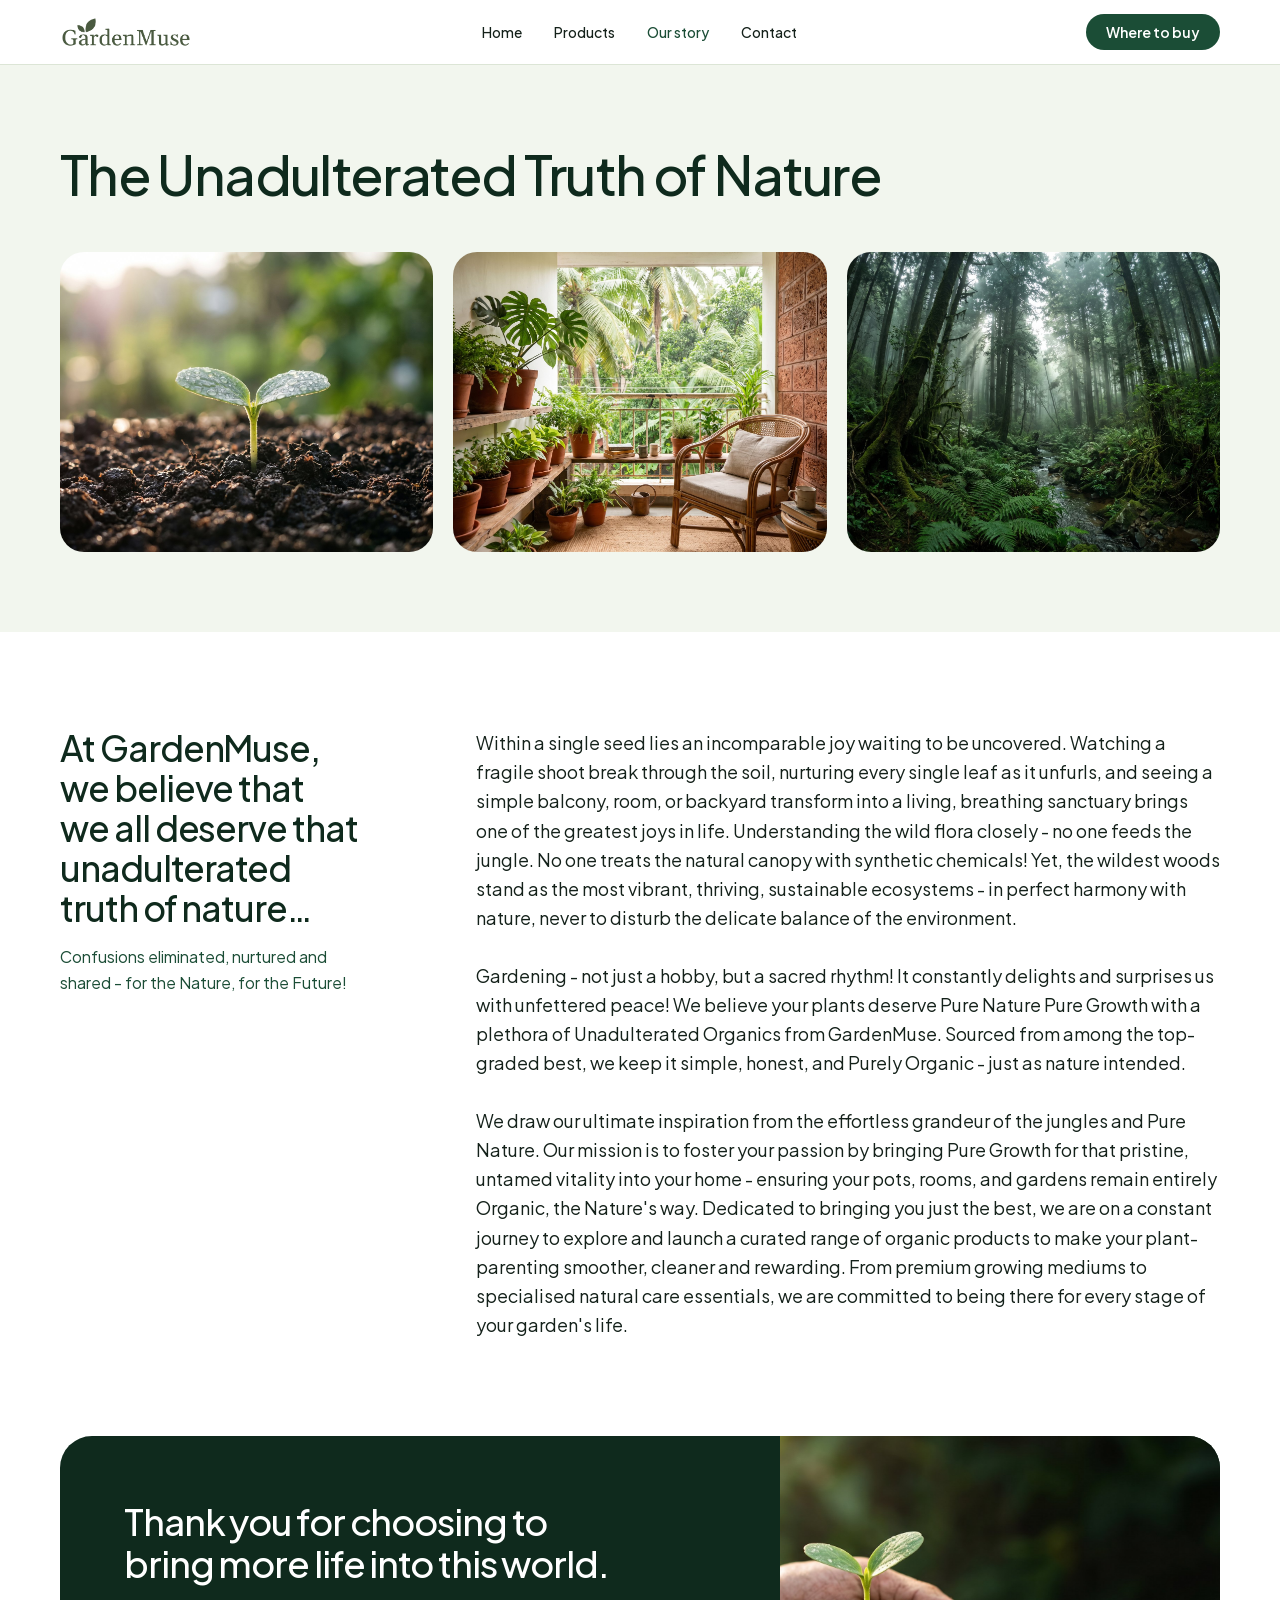
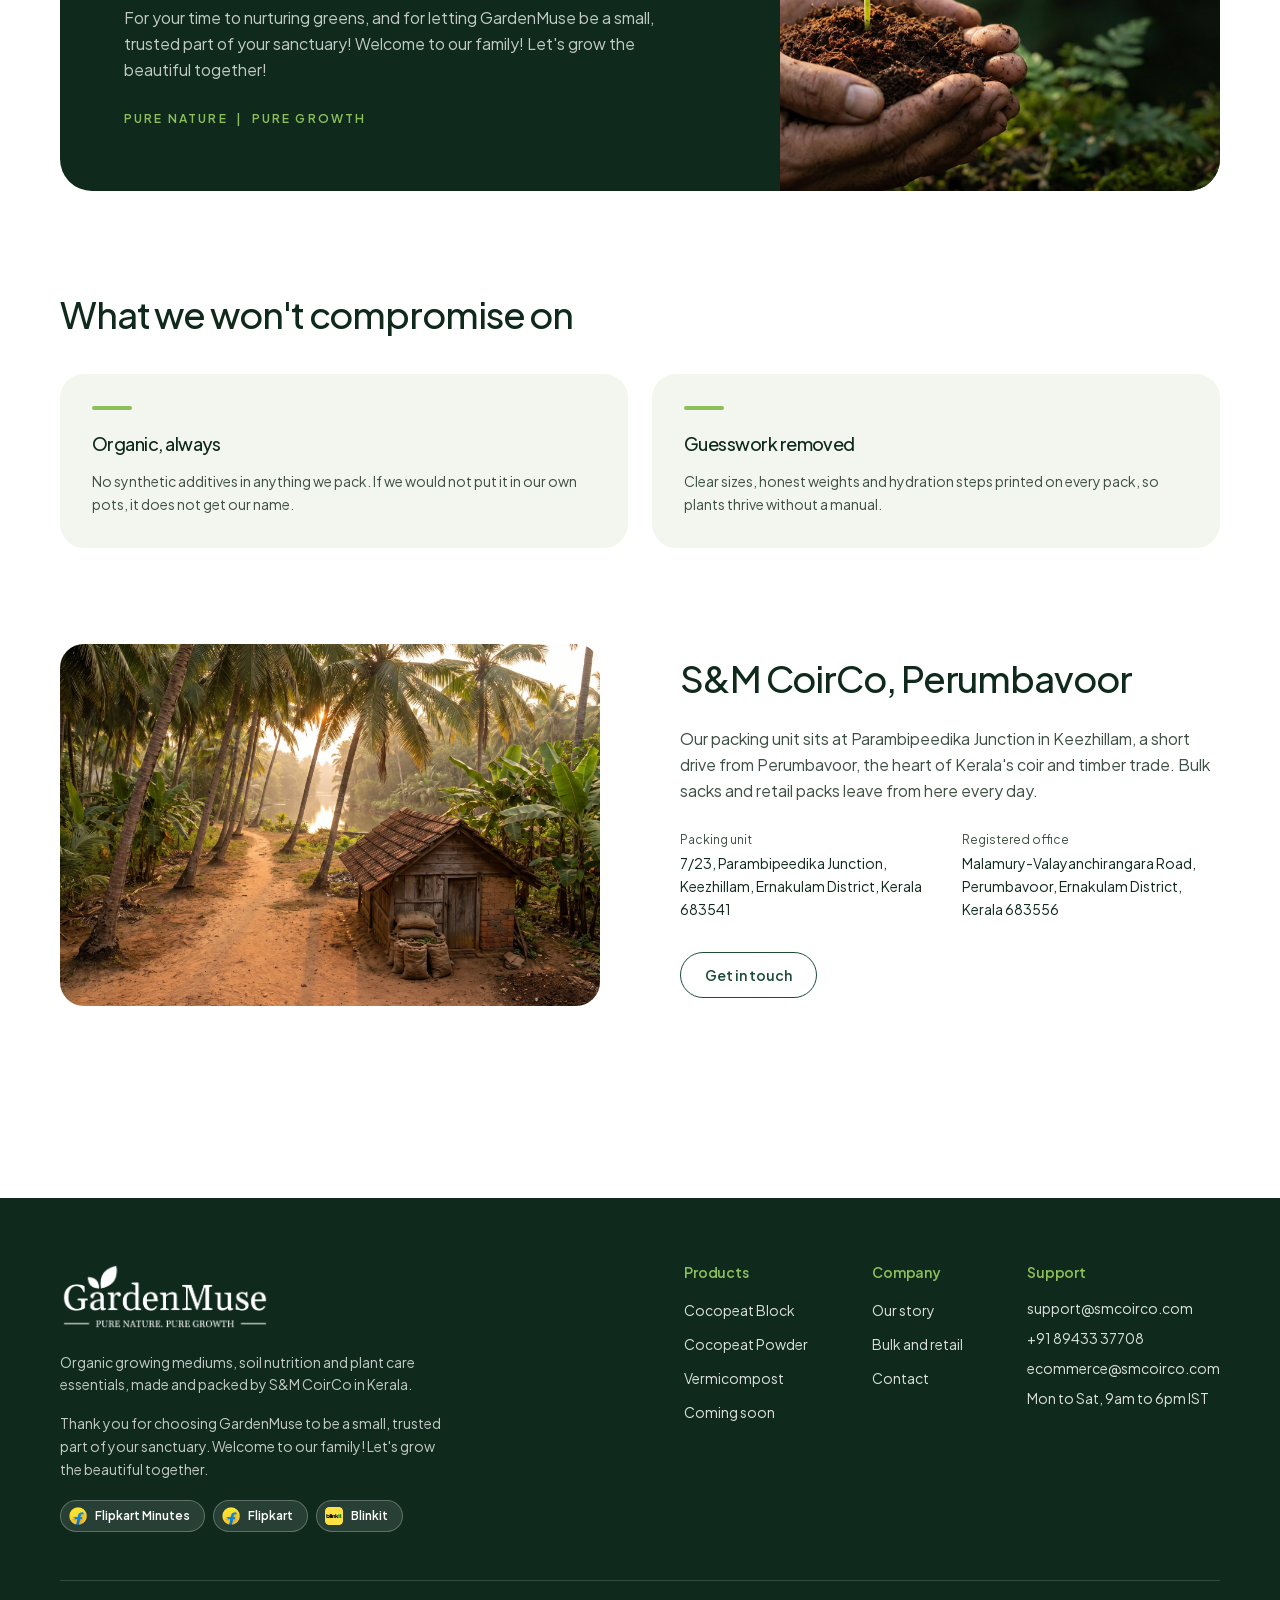
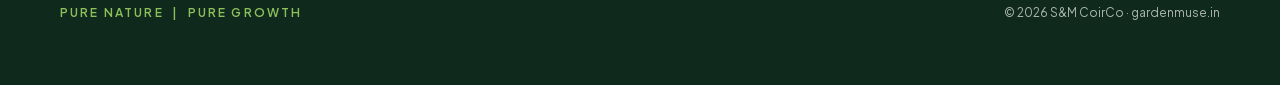
<file: story/index.html>
<!DOCTYPE html><html lang="en-IN" class="plus_jakarta_sans_6cbc0d5f-module__dx4leq__variable"><head><meta charSet="utf-8"/><meta name="viewport" content="width=device-width, initial-scale=1"/><link rel="preload" href="/_next/static/media/fba5a26ea33df6a3-s.p.18rizl4rsrl42.woff2" as="font" crossorigin="" type="font/woff2"/><link rel="preload" as="image" href="/img/logo.png"/><link rel="stylesheet" href="/_next/static/chunks/0zbz6qk-yhjbc.css" data-precedence="next"/><link rel="preload" as="script" fetchPriority="low" href="/_next/static/chunks/3s6nzrbk-8mnv.js"/><script src="/_next/static/chunks/19mx3mg6lkumu.js" async=""></script><script src="/_next/static/chunks/1j_9b-l0n6u-t.js" async=""></script><script src="/_next/static/chunks/344n2zhqbh4pn.js" async=""></script><script src="/_next/static/chunks/turbopack-0wc1en2n1v2wu.js" async=""></script><script src="/_next/static/chunks/3fntmmi971322.js" async=""></script><script src="/_next/static/chunks/1aikc68qqcg6x.js" async=""></script><title>Our story · GardenMuse</title><meta name="description" content="GardenMuse was started by garden people in Kerala. Organic growing mediums and plant care essentials made by S&amp;M CoirCo in Perumbavoor."/><meta name="keywords" content="cocopeat and vermicompost mixture ratio,best potting soil combo for home garden,organic fertilizer and soil conditioner pack,coco peat block with vermi compost manure,ready to use organic soil mix for plants,chemical free organic plant growth promoter,how to mix soil cocopeat for pots,how to mix soil cocopeat vermicompost for pots,soilless hydroponics potting mix setup,organic growing medium for indoor plants,organic growing medium for balcony plants,cocopeat,GardenMuse cocopeat and vermicompost,Garden Muse organic potting mix combo,GardenMuse coco peat block and vermicompost fertilizer,Garden Muse soilless farming"/><meta name="robots" content="index, follow"/><meta property="og:title" content="GardenMuse · Pure Nature. Pure Growth."/><meta property="og:description" content="Sourced from the best to bring the vibrant, untamed vitality of the nature right into your pots, rooms, and sanctuaries."/><meta property="og:url" content="https://gardenmuse.in/"/><meta property="og:site_name" content="GardenMuse"/><meta property="og:locale" content="en_IN"/><meta property="og:type" content="website"/><meta name="twitter:card" content="summary"/><meta name="twitter:title" content="GardenMuse · Pure Nature. Pure Growth."/><meta name="twitter:description" content="Sourced from the best to bring the vibrant, untamed vitality of the nature right into your pots, rooms, and sanctuaries."/><link rel="icon" href="/favicon.ico?favicon.1hb-abbyr32nn.ico" sizes="256x256" type="image/x-icon"/><link rel="apple-touch-icon" href="/apple-icon.png?apple-icon.447bbhrw1znoc.png" sizes="180x180" type="image/png"/><meta name="next-size-adjust" content=""/><script src="/_next/static/chunks/0cz1d0mv5g_q7.js" noModule=""></script></head><body><div hidden=""><!--$--><!--/$--></div><a href="#main" class="sr-only focus:not-sr-only focus:absolute focus:left-4 focus:top-4 focus:z-[100] focus:rounded-full focus:bg-forest-700 focus:px-5 focus:py-2.5 focus:text-sm focus:font-semibold focus:text-white">Skip to content</a><header class="sticky top-0 z-50 border-b border-line bg-white"><nav class="shell flex h-16 items-center justify-between gap-6" aria-label="Main"><a class="shrink-0" aria-label="GardenMuse home" href="/"><img alt="GardenMuse" width="132" height="33" decoding="async" data-nimg="1" style="color:transparent" src="/img/logo.png"/></a><ul class="hidden items-center gap-8 md:flex"><li><a class="text-sm font-medium transition-colors text-ink hover:text-forest-700" href="/">Home</a></li><li><a class="text-sm font-medium transition-colors text-ink hover:text-forest-700" href="/products/">Products</a></li><li><a aria-current="page" class="text-sm font-medium transition-colors text-forest-700" href="/story/">Our story</a></li><li><a class="text-sm font-medium transition-colors text-ink hover:text-forest-700" href="/contact/">Contact</a></li></ul><a class="rounded-full bg-forest-700 px-5 py-2 text-sm font-semibold text-white transition-colors hover:bg-forest-900" href="/products/">Where to buy</a></nav></header><main id="main"><section class="bg-mist py-16 lg:py-20"><div class="shell"><h1 class="max-w-[900px] text-[clamp(2.2rem,5vw,3.4rem)] leading-[1.08]">The Unadulterated Truth of Nature</h1><ul class="mt-12 grid gap-5 sm:grid-cols-3"><li><img alt="A seedling breaking through dark organic soil" loading="lazy" width="800" height="800" decoding="async" data-nimg="1" class="h-[240px] w-full rounded-[24px] object-cover sm:h-[300px]" style="color:transparent" src="/img/hf-sprout.jpg"/></li><li><img alt="A Kerala balcony turned into a green sanctuary" loading="lazy" width="800" height="800" decoding="async" data-nimg="1" class="h-[240px] w-full rounded-[24px] object-cover sm:h-[300px]" style="color:transparent" src="/img/hf-sanctuary.jpg"/></li><li><img alt="Wild rainforest canopy in the Western Ghats" loading="lazy" width="800" height="800" decoding="async" data-nimg="1" class="h-[240px] w-full rounded-[24px] object-cover sm:h-[300px]" style="color:transparent" src="/img/hf-rainforest.jpg"/></li></ul></div></section><section class="shell grid gap-14 py-20 lg:grid-cols-[320px_1fr] lg:gap-24 lg:py-24"><div><h2 class="text-[clamp(1.7rem,3vw,2.2rem)] leading-[1.14]">At GardenMuse, we believe that we all deserve that unadulterated truth of nature…</h2><p class="mt-4 text-base leading-relaxed text-forest-700">Confusions eliminated, nurtured and shared - for the Nature, for the Future!</p></div><div class="flex flex-col gap-7"><p class="text-lg leading-relaxed text-ink">Within a single seed lies an incomparable joy waiting to be uncovered. Watching a fragile shoot break through the soil, nurturing every single leaf as it unfurls, and seeing a simple balcony, room, or backyard transform into a living, breathing sanctuary brings one of the greatest joys in life. Understanding the wild flora closely - no one feeds the jungle. No one treats the natural canopy with synthetic chemicals! Yet, the wildest woods stand as the most vibrant, thriving, sustainable ecosystems - in perfect harmony with nature, never to disturb the delicate balance of the environment.</p><p class="text-lg leading-relaxed text-ink">Gardening - not just a hobby, but a sacred rhythm! It constantly delights and surprises us with unfettered peace! We believe your plants deserve Pure Nature Pure Growth with a plethora of Unadulterated Organics from GardenMuse. Sourced from among the top-graded best, we keep it simple, honest, and Purely Organic - just as nature intended.</p><p class="text-lg leading-relaxed text-ink">We draw our ultimate inspiration from the effortless grandeur of the jungles and Pure Nature. Our mission is to foster your passion by bringing Pure Growth for that pristine, untamed vitality into your home - ensuring your pots, rooms, and gardens remain entirely Organic, the Nature&#x27;s way. Dedicated to bringing you just the best, we are on a constant journey to explore and launch a curated range of organic products to make your plant-parenting smoother, cleaner and rewarding. From premium growing mediums to specialised natural care essentials, we are committed to being there for every stage of your garden&#x27;s life.</p></div></section><section class="shell pb-20 lg:pb-24"><div class="grid overflow-hidden rounded-[32px] bg-forest-900 lg:grid-cols-[1fr_440px]"><div class="p-10 text-white sm:p-14 lg:p-16"><h2 class="max-w-[600px] text-[clamp(1.7rem,3vw,2.3rem)] leading-[1.16] text-white">Thank you for choosing to bring more life into this world.</h2><p class="mt-5 max-w-[560px] text-base leading-relaxed text-white/75">For your time to nurturing greens, and for letting GardenMuse be a small, trusted part of your sanctuary! Welcome to our family! Let&#x27;s grow the beautiful together!</p><p class="mt-7 text-xs font-semibold tracking-[0.18em] text-sprout uppercase">Pure nature  |  Pure growth</p></div><img alt="Hands holding dark coir with a young seedling" loading="lazy" width="1200" height="900" decoding="async" data-nimg="1" class="h-full min-h-[240px] w-full object-cover" style="color:transparent" src="/img/hf-hero-hands.jpg"/></div></section><section class="shell pb-20 lg:pb-24"><h2 class="text-[clamp(1.7rem,3.2vw,2.3rem)]">What we won&#x27;t compromise on</h2><ul class="mt-8 grid gap-6 md:grid-cols-2"><li class="rounded-[24px] bg-mist p-8"><span class="block h-1 w-10 rounded-full bg-sprout" aria-hidden="true"></span><h3 class="mt-5 text-lg">Organic, always</h3><p class="mt-3 text-sm leading-relaxed text-ink-soft">No synthetic additives in anything we pack. If we would not put it in our own pots, it does not get our name.</p></li><li class="rounded-[24px] bg-mist p-8"><span class="block h-1 w-10 rounded-full bg-sprout" aria-hidden="true"></span><h3 class="mt-5 text-lg">Guesswork removed</h3><p class="mt-3 text-sm leading-relaxed text-ink-soft">Clear sizes, honest weights and hydration steps printed on every pack, so plants thrive without a manual.</p></li></ul></section><section class="shell grid items-center gap-14 pb-20 lg:grid-cols-2 lg:gap-20 lg:pb-24"><img alt="A coconut grove near Perumbavoor with a small packing shed" loading="lazy" width="1200" height="800" decoding="async" data-nimg="1" class="w-full rounded-[24px] object-cover" style="color:transparent" src="/img/hf-grove-shed.jpg"/><div><h2 class="text-[clamp(1.7rem,3.2vw,2.3rem)]">S&amp;M CoirCo, Perumbavoor</h2><p class="mt-5 text-base leading-relaxed text-ink-soft">Our packing unit sits at Parambipeedika Junction in Keezhillam, a short drive from Perumbavoor, the heart of Kerala&#x27;s coir and timber trade. Bulk sacks and retail packs leave from here every day.</p><dl class="mt-7 grid gap-6 sm:grid-cols-2"><div><dt class="text-xs text-ink-soft">Packing unit</dt><dd class="mt-1 text-sm leading-relaxed text-forest-900">7/23, Parambipeedika Junction, Keezhillam, Ernakulam District, Kerala 683541</dd></div><div><dt class="text-xs text-ink-soft">Registered office</dt><dd class="mt-1 text-sm leading-relaxed text-forest-900">Malamury-Valayanchirangara Road, Perumbavoor, Ernakulam District, Kerala 683556</dd></div></dl><a class="mt-8 inline-block rounded-full border-[1.5px] border-forest-700 px-6 py-3 text-sm font-semibold text-forest-700 transition-colors hover:bg-forest-700 hover:text-white" href="/contact/">Get in touch</a></div></section></main><footer class="mt-24 bg-forest-900 text-white"><div class="shell py-16"><div class="flex flex-col gap-12 lg:flex-row lg:justify-between"><div class="max-w-sm"><img alt="GardenMuse" loading="lazy" width="210" height="66" decoding="async" data-nimg="1" style="color:transparent" src="/img/logo-full-white.png"/><p class="mt-5 text-sm leading-relaxed text-white/75">Organic growing mediums, soil nutrition and plant care essentials, made and packed by<!-- --> <!-- -->S&amp;M CoirCo<!-- --> in Kerala.</p><p class="mt-4 text-sm leading-relaxed text-white/75">Thank you for choosing GardenMuse to be a small, trusted part of your sanctuary. Welcome to our family! Let&#x27;s grow the beautiful together.</p><div class="mt-5"><ul class="flex flex-wrap gap-2"><li class="inline-flex items-center gap-2 rounded-full border border-white/25 bg-white/10 py-1.5 pl-2 pr-3.5 text-xs font-semibold text-white"><img alt="" aria-hidden="true" loading="lazy" width="36" height="36" decoding="async" data-nimg="1" class="shrink-0 rounded-[4px] object-contain" style="color:transparent;width:18px;height:18px" src="/img/market/flipkart.png"/>Flipkart Minutes</li><li class="inline-flex items-center gap-2 rounded-full border border-white/25 bg-white/10 py-1.5 pl-2 pr-3.5 text-xs font-semibold text-white"><img alt="" aria-hidden="true" loading="lazy" width="36" height="36" decoding="async" data-nimg="1" class="shrink-0 rounded-[4px] object-contain" style="color:transparent;width:18px;height:18px" src="/img/market/flipkart.png"/>Flipkart</li><li class="inline-flex items-center gap-2 rounded-full border border-white/25 bg-white/10 py-1.5 pl-2 pr-3.5 text-xs font-semibold text-white"><img alt="" aria-hidden="true" loading="lazy" width="36" height="36" decoding="async" data-nimg="1" class="shrink-0 rounded-[4px] object-contain" style="color:transparent;width:18px;height:18px" src="/img/market/blinkit.png"/>Blinkit</li></ul></div></div><div class="flex flex-wrap gap-12 sm:gap-16"><div><h4 class="text-sm font-semibold text-sprout">Products</h4><ul class="mt-4 flex flex-col gap-2.5"><li><a class="text-sm text-white/85 hover:text-white hover:underline" href="/products/cocopeat-block/">Cocopeat Block</a></li><li><a class="text-sm text-white/85 hover:text-white hover:underline" href="/products/cocopeat-powder/">Cocopeat Powder</a></li><li><a class="text-sm text-white/85 hover:text-white hover:underline" href="/products/vermicompost/">Vermicompost</a></li><li><a class="text-sm text-white/85 hover:text-white hover:underline" href="/products/#coming-soon">Coming soon</a></li></ul></div><div><h4 class="text-sm font-semibold text-sprout">Company</h4><ul class="mt-4 flex flex-col gap-2.5"><li><a class="text-sm text-white/85 hover:text-white hover:underline" href="/story/">Our story</a></li><li><a class="text-sm text-white/85 hover:text-white hover:underline" href="/contact/#bulk">Bulk and retail</a></li><li><a class="text-sm text-white/85 hover:text-white hover:underline" href="/contact/">Contact</a></li></ul></div><div><h4 class="text-sm font-semibold text-sprout">Support</h4><ul class="mt-4 flex flex-col gap-2.5 text-sm text-white/85"><li><a href="mailto:support@smcoirco.com" class="hover:text-white hover:underline">support@smcoirco.com</a></li><li><a href="tel:+918943337708" class="hover:text-white hover:underline">+91 89433 37708</a></li><li><a href="mailto:ecommerce@smcoirco.com" class="hover:text-white hover:underline">ecommerce@smcoirco.com</a></li><li>Mon to Sat, 9am to 6pm IST</li></ul></div></div></div><div class="mt-12 h-px bg-white/15"></div><div class="mt-6 flex flex-col gap-3 text-xs text-white/65 sm:flex-row sm:items-center sm:justify-between"><p class="font-semibold tracking-[0.18em] text-sprout uppercase">Pure nature  |  Pure growth</p><p>© <!-- -->2026<!-- --> <!-- -->S&amp;M CoirCo<!-- --> · <!-- -->gardenmuse.in</p></div></div></footer><!--$--><!--/$--><script src="/_next/static/chunks/3s6nzrbk-8mnv.js" id="_R_" async=""></script><script>(self.__next_f=self.__next_f||[]).push([0])</script><script>self.__next_f.push([1,"1:\"$Sreact.fragment\"\n2:I[39756,[\"/_next/static/chunks/3fntmmi971322.js\"],\"default\"]\n3:I[37457,[\"/_next/static/chunks/3fntmmi971322.js\"],\"default\"]\n4:I[22016,[\"/_next/static/chunks/3fntmmi971322.js\",\"/_next/static/chunks/1aikc68qqcg6x.js\"],\"\"]\n5:I[5500,[\"/_next/static/chunks/3fntmmi971322.js\",\"/_next/static/chunks/1aikc68qqcg6x.js\"],\"Image\"]\n11:I[68027,[\"/_next/static/chunks/3fntmmi971322.js\"],\"default\",1]\n:HL[\"/_next/static/chunks/0zbz6qk-yhjbc.css\",\"style\"]\n:HL[\"/_next/static/media/fba5a26ea33df6a3-s.p.18rizl4rsrl42.woff2\",\"font\",{\"crossOrigin\":\"\",\"type\":\"font/woff2\"}]\nf:X\n0:{\"P\":null,\"c\":[\"\",\"story\",\"\"],\"q\":\"\",\"i\":false,\"f\":[[[\"\",{\"children\":[\"story\",{\"children\":[\"__PAGE__\",{},\"$undefined\",\"$undefined\",4608]},\"$undefined\",\"$undefined\",4608]},\"$undefined\",\"$undefined\",4624],[[\"$\",\"$1\",\"c\",{\"children\":[[[\"$\",\"link\",\"0\",{\"rel\":\"stylesheet\",\"href\":\"/_next/static/chunks/0zbz6qk-yhjbc.css\",\"precedence\":\"next\",\"crossOrigin\":\"$undefined\",\"nonce\":\"$undefined\"}],[\"$\",\"script\",\"script-0\",{\"src\":\"/_next/static/chunks/3fntmmi971322.js\",\"async\":true,\"nonce\":\"$undefined\"}]],[\"$\",\"html\",null,{\"lang\":\"en-IN\",\"className\":\"plus_jakarta_sans_6cbc0d5f-module__dx4leq__variable\",\"children\":[\"$\",\"body\",null,{\"children\":[[\"$\",\"a\",null,{\"href\":\"#main\",\"className\":\"sr-only focus:not-sr-only focus:absolute focus:left-4 focus:top-4 focus:z-[100] focus:rounded-full focus:bg-forest-700 focus:px-5 focus:py-2.5 focus:text-sm focus:font-semibold focus:text-white\",\"children\":\"Skip to content\"}],[\"$\",\"$L2\",null,{\"parallelRouterKey\":\"children\",\"error\":\"$undefined\",\"errorStyles\":\"$undefined\",\"errorScripts\":\"$undefined\",\"template\":[\"$\",\"$L3\",null,{}],\"templateStyles\":\"$undefined\",\"templateScripts\":\"$undefined\",\"notFound\":[[[\"$\",\"title\",null,{\"children\":\"404: This page could not be found.\"}],[\"$\",\"div\",null,{\"style\":{\"fontFamily\":\"system-ui,\\\"Segoe UI\\\",Roboto,Helvetica,Arial,sans-serif,\\\"Apple Color Emoji\\\",\\\"Segoe UI Emoji\\\"\",\"height\":\"100vh\",\"textAlign\":\"center\",\"display\":\"flex\",\"flexDirection\":\"column\",\"alignItems\":\"center\",\"justifyContent\":\"center\"},\"children\":[\"$\",\"div\",null,{\"children\":[[\"$\",\"style\",null,{\"dangerouslySetInnerHTML\":{\"__html\":\"body{color:#000;background:#fff;margin:0}.next-error-h1{border-right:1px solid rgba(0,0,0,.3)}@media (prefers-color-scheme:dark){body{color:#fff;background:#000}.next-error-h1{border-right:1px solid rgba(255,255,255,.3)}}\"}}],[\"$\",\"h1\",null,{\"className\":\"next-error-h1\",\"style\":{\"display\":\"inline-block\",\"margin\":\"0 20px 0 0\",\"padding\":\"0 23px 0 0\",\"fontSize\":24,\"fontWeight\":500,\"verticalAlign\":\"top\",\"lineHeight\":\"49px\"},\"children\":404}],[\"$\",\"div\",null,{\"style\":{\"display\":\"inline-block\"},\"children\":[\"$\",\"h2\",null,{\"style\":{\"fontSize\":14,\"fontWeight\":400,\"lineHeight\":\"49px\",\"margin\":0},\"children\":\"This page could not be found.\"}]}]]}]}]],[]],\"forbidden\":\"$undefined\",\"unauthorized\":\"$undefined\"}]]}]}]]}],{\"children\":[[\"$\",\"$1\",\"c\",{\"children\":[null,[\"$\",\"$L2\",null,{\"parallelRouterKey\":\"children\",\"error\":\"$undefined\",\"errorStyles\":\"$undefined\",\"errorScripts\":\"$undefined\",\"template\":[\"$\",\"$L3\",null,{}],\"templateStyles\":\"$undefined\",\"templateScripts\":\"$undefined\",\"notFound\":\"$undefined\",\"forbidden\":\"$undefined\",\"unauthorized\":\"$undefined\"}]]}],{\"children\":[[\"$\",\"$1\",\"c\",{\"children\":[[[\"$\",\"header\",null,{\"className\":\"sticky top-0 z-50 border-b border-line bg-white\",\"children\":[\"$\",\"nav\",null,{\"className\":\"shell flex h-16 items-center justify-between gap-6\",\"aria-label\":\"Main\",\"children\":[[\"$\",\"$L4\",null,{\"href\":\"/\",\"className\":\"shrink-0\",\"aria-label\":\"GardenMuse home\",\"children\":[\"$\",\"$L5\",null,{\"src\":\"/img/logo.png\",\"alt\":\"GardenMuse\",\"width\":132,\"height\":33,\"priority\":true}]}],[\"$\",\"ul\",null,{\"className\":\"hidden items-center gap-8 md:flex\",\"children\":[[\"$\",\"li\",\"/\",{\"children\":[\"$\",\"$L4\",null,{\"href\":\"/\",\"aria-current\":\"$undefined\",\"className\":\"text-sm font-medium transition-colors text-ink hover:text-forest-700\",\"children\":\"Home\"}]}],[\"$\",\"li\",\"/products\",{\"children\":[\"$\",\"$L4\",null,{\"href\":\"/products\",\"aria-current\":\"$undefined\",\"className\":\"text-sm font-medium transition-colors text-ink hover:text-forest-700\",\"children\":\"Products\"}]}],[\"$\",\"li\",\"/story\",{\"children\":[\"$\",\"$L4\",null,{\"href\":\"/story\",\"aria-current\":\"page\",\"className\":\"text-sm font-medium transition-colors text-forest-700\",\"children\":\"Our story\"}]}],[\"$\",\"li\",\"/contact\",{\"children\":[\"$\",\"$L4\",null,{\"href\":\"/contact\",\"aria-current\":\"$undefined\",\"className\":\"text-sm font-medium transition-colors text-ink hover:text-forest-700\",\"children\":\"Contact\"}]}]]}],[\"$\",\"$L4\",null,{\"href\":\"/products\",\"className\":\"rounded-full bg-forest-700 px-5 py-2 text-sm font-semibold text-white transition-colors hover:bg-forest-900\",\"children\":\"Where to buy\"}]]}]}],[\"$\",\"main\",null,{\"id\":\"main\",\"children\":[[\"$\",\"section\",null,{\"className\":\"bg-mist py-16 lg:py-20\",\"children\":[\"$\",\"div\",null,{\"className\":\"shell\",\"children\":[[\"$\",\"h1\",null,{\"className\":\"max-w-[900px] text-[clamp(2.2rem,5vw,3.4rem)] leading-[1.08]\",\"children\":\"The Unadulterated Truth of Nature\"}],[\"$\",\"ul\",null,{\"className\":\"mt-12 grid gap-5 sm:grid-cols-3\",\"children\":[[\"$\",\"li\",\"/img/hf-sprout.jpg\",{\"children\":[\"$\",\"$L5\",null,{\"src\":\"/img/hf-sprout.jpg\",\"alt\":\"A seedling breaking through dark organic soil\",\"width\":800,\"height\":800,\"className\":\"h-[240px] w-full rounded-[24px] object-cover sm:h-[300px]\"}]}],[\"$\",\"li\",\"/img/hf-sanctuary.jpg\",{\"children\":\"$L6\"}],\"$L7\"]}]]}]}],\"$L8\",\"$L9\",\"$La\",\"$Lb\"]}],\"$Lc\"],[\"$Ld\"],\"$Le\"]}],{},null,false,null]},null,false,\"$f\"]},null,false,null],\"$L10\",false]],\"m\":\"$undefined\",\"G\":[\"$11\",[\"$L12\"]],\"S\":true,\"h\":null,\"r\":\"$undefined\",\"s\":\"$undefined\",\"a\":\"$undefined\",\"l\":\"$undefined\",\"p\":\"$undefined\",\"d\":\"$undefined\",\"b\":\"I_aGQyloeDHl6LxrprlEI\"}\n17:I[97367,[\"/_next/static/chunks/3fntmmi971322.js\"],\"OutletBoundary\"]\n18:\"$Sreact.suspense\"\n1a:I[97367,[\"/_next/static/chunks/3fntmmi971322.js\"],\"ViewportBoundary\"]\n1c:I[97367,[\"/_next/static/chunks/3fntmmi971322.js\"],\"MetadataBoundary\"]\n6:[\"$\",\"$L5\",null,{\"src\":\"/img/hf-sanctuary.jpg\",\"alt\":\"A Kerala balcony turned into a green sanctuary\",\"width\":800,\"height\":800,\"className\":\"h-[240px] w-full rounded-[24px] object-cover sm:h-[300px]\"}]\n7:[\"$\",\"li\",\"/img/hf-rainforest.jpg\",{\"children\":[\"$\",\"$L5\",null,{\"src\":\"/img/hf-rainforest.jpg\",\"alt\":\"Wild rainforest canopy in the Western Ghats\",\"width\":800,\"height\":800,\"className\":\"h-[240px] w-full rounded-[24px] object-cover sm:h-[300px]\"}]}]\n8:[\"$\",\"section\",null,{\"className\":\"shell grid gap-14 py-20 lg:grid-cols-[320px_1fr] lg:gap-24 lg:py-24\",\"children\":[[\"$\",\"div\",null,{\"children\":[[\"$\",\"h2\",null,{\"className\":\"text-[clamp(1.7rem,3vw,2.2rem)] leading-[1.14]\",\"children\":\"At GardenMuse, we believe that we all deserve that unadulterated truth of nature…\"}],[\"$\",\"p\",null,{\"className\":\"mt-4 text-base leading-relaxed text-forest-700\",\"children\":\"Confusions eliminated, nurtured and shared - for the Nature, for the Future!\"}]]}],[\"$\",\"div\",null,{\"className\":\"flex flex-col gap-7\",\"children\":[[\"$\",\"p\",\"Within a single seed lie\",{\"className\":\"text-lg leading-relaxed text-ink\",\"children\":\"Within a single seed lies an incomparable joy waiting to be uncovered. Watching a fragile shoot break through the soil, nurturing every single leaf as it unfurls, and seeing a simple balcony, room, or backyard transform into a living, breathing sanctuary brings one of the greatest joys in life. Understanding the wild flora closely - no one feeds the jungle. No one treats the natural canopy with synthetic chemicals! Yet, the wildest woods stand as the most vibrant, thriving, sustainable ecosystems - in perfect harmony with nature, never to disturb the delicate balance of the environment.\"}],[\"$\",\"p\",\"Gardening - not just a h\",{\"className\":\"text-lg leading-relaxed text-ink\",\"children\":\"Gardening - not just a hobby, but a sacred rhythm! It constantly delights and surprises us with unfettered peace! We believe your plants deserve Pure Nature Pure Growth with a plethora of Unadulterated Organics from GardenMuse. Sourced from among the top-graded best, we keep it simple, honest, and Purely Organic - just as nature intended.\"}],[\"$\",\"p\",\"We draw our ultimate ins\",{\"className\":\"text-lg leading-relaxed text-ink\",\"children\":\"We draw our ultimate inspiration from the effortless grandeur of the jungles and Pure Nature. Our mission is to foster your passion by bringing Pure Growth for that pristine, untamed vitality into your home - ensuring your pots, rooms, and gardens remain entirely Organic, the Nature's way. Dedicated to bringing you just the best, we are on a constant journey to explore and launch a curated range of organic products to make your plant-parenting smoother, cleaner and rewarding. From premium growing mediums to specialised natural care essentials, we are committed to being there for every stage of your garden's life.\"}]]}]]}]\n9:[\"$\",\"section\",null,{\"className\":\"shell pb-20 lg:pb-24\",\"children\":[\"$\",\"div\",null,{\"className\":\"grid overflow-hidden rounded-[32px] bg-forest-900 lg:grid-cols-[1fr_440px]\",\"children\":[[\"$\",\"div\",null,{\"className\":\"p-10 text-white sm:p-14 lg:p-16\",\"children\":[[\"$\",\"h2\",null,{\"className\":\"max-w-[600px] text-[clamp(1.7rem,3vw,2.3rem)] leading-[1.16] text-white\",\"children\":\"Thank you for choosing to bring more life into this world.\"}],[\"$\",\"p\",null,{\"className\":\"mt-5 max-w-[560px] text-base leading-relaxed text-white/75\",\"children\":\"For your time to nurturing greens, and for letting GardenMuse be a small, trusted part of your sanctuary! Welcome to our family! Let's grow the beautiful together!\"}],[\"$\",\"p\",null,{\"className\":\"mt-7 text-xs font-semibold tracking-[0.18em] text-sprout uppercase\",\"children\":\"Pure nature  |  Pure growth\"}]]}],[\"$\",\"$L5\",null,{\"src\":\"/img/hf-hero-hands.jpg\",\"alt\":\"Hands holding dark coir with a young seedling\",\"width\":1200,\"height\":900,\"className\":\"h-full min-h-[240px] w-full object-cover\"}]]}]}]\na:[\"$\",\"section\",null,{\"className\":\"shell pb-20 lg:pb-24\",\"children\":[[\"$\",\"h2\",null,{\"className\":\"text-[clamp(1.7rem,3.2vw,2.3rem)]\",\"children\":\"What we won't compromise on\"}],[\"$\",\"ul\",null,{\"className\":\"mt-8 grid gap-6 md:grid-cols-2\",\"children\":[[\"$\",\"li\",\"Organic, always\",{\"className\":\"rounded-[24px] bg-mist p-8\",\"children\":[[\"$\",\"span\",null,{\"className\":\"block h-1 w-10 rounded-full bg-sprout\",\"aria-hidden\":true}],[\"$\",\"h3\",null,{\"className\":\"mt-5 text-lg\",\"children\":\"Organic, always\"}],[\"$\",\"p\",null,{\"className\":\"mt-3 text-sm leading-relaxed text-ink-soft\",\"children\":\"No synthetic additives in anything we pack. If we would not put it in our own pots, it does not get our name.\"}]]}],[\"$\",\"li\",\"Guesswork removed\",{\"className\":\"rounded-[24px] bg-mist p-8\",\"children\":[[\"$\",\"span\",null,{\"className\":\"block h-1 w-10 rounded-full bg-sprout\",\"aria-hidden\":true}],[\"$\",\"h3\",null,{\"className\":\"mt-5 text-lg\",\"children\":\"Guesswork removed\"}],[\"$\",\"p\",null,{\"className\":\"mt-3 text-sm leading-relaxed text-ink-soft\",\"children\":\"Clear sizes, honest weights and hydration steps printed on every pack, so plants thrive without a manual.\"}]]}]]}]]}]\nb:[\"$\",\"section\",null,{\"className\":\"shell grid items-center gap-14 pb-20 lg:grid-cols-2 lg:gap-20 lg:pb-24\",\"children\":[[\"$\",\"$L5\",null,{\"src\":\"/img/hf-grove-shed.jpg\",\"alt\":\"A coconut grove near Perumbavoor with a small packing shed\",\"width\":1200,\"height\":800,\"className\":\"w-full rounded-[24px] object-cover\"}],[\"$\",\"div\",null,{\"children\":[[\"$\",\"h2\",null,{\"className\":\"text-[clamp(1.7rem,3.2vw,2.3rem)]\",\"children\":\"S\u0026M CoirCo, Perumbavoor\"}],[\"$\",\"p\",null,{\"className\":\"mt-5 text-base leading-relaxed text-ink-soft\",\"children\":\"Our packing unit sits at Parambipeedika Junction in Keezhillam, a short drive from Perumbavoor, the heart of Kerala's coir and timber trade. Bulk sacks and retail packs leave from here every day.\"}],[\"$\",\"dl\",null,{\"className\":\"mt-7 grid gap-6 sm:grid-cols-2\",\"children\":[[\"$\",\"div\",null,{\"children\":[[\"$\",\"dt\",null,{\"className\":\"text-xs text-ink-soft\",\"children\":\"Packing unit\"}],[\"$\",\"dd\",null,{\"className\":\"mt-1 text-sm leading-relaxed text-forest-900\",\"children\":\"7/23, Parambipeedika Junction, Keezhillam, Ernakulam District, Kerala 683541\"}]]}],[\"$\",\"div\",null,{\"children\":[[\"$\",\"dt\",null,{\"className\":\"text-xs text-ink-soft\",\"children\":\"Registered office\"}],[\"$\",\"dd\",null,{\"className\":\"mt-1 text-sm leading-relaxed text-forest-900\",\"children\":\"Malamury-Valayanchirangara Road, Perumbavoor, Ernakulam District, Kerala 683556\"}]]}]]}],[\"$\",\"$L4\",null,{\"href\":\"/contact\",\"className\":\"mt-8 inline-block rounded-full border-[1.5px] border-forest-700 px-6 py-3 text-sm font-semibold text-forest-700 transition-colors hover:bg-forest-700 hover:text-white\",\"children\":\"Get in touch\"}]]}]]}]\nc:[\"$\",\"footer\",null,{\"className\":\"mt-24 bg-forest-900 text-white\",\"children\":[\"$\",\"div\",null,{\"className\":\"shell py-16\",\"children\":[[\"$\",\"div\",null,{\"className\":\"flex flex-col gap-12 lg:flex-row lg:justify-between\",\"children\":[[\"$\",\"div\",null,{\"className\":\"max-w-sm\",\"children\":[[\"$\",\"$L5\",null,{\"src\":\"/img/logo-full-white.png\",\"alt\":\"GardenMuse\",\"width\":210,\"height\":66}],[\"$\",\"p\",null,{\"className\":\"mt-5 text-sm leading-relaxed text-white/75\",\"children\":[\"Organic growing mediums, soil nutrition and plant care essentials, made and packed by\",\" \",\"S\u0026M CoirCo\",\" in Kerala.\"]}],[\"$\",\"p\",null,{\"className\":\"mt-4 text-sm leading-relaxed text-white/75\",\"children\":\"Thank you for choosing GardenMuse to be a small, trusted part of your sanctuary. Welcome to our family! Let's grow the beautiful together.\"}],[\"$\",\"div\",null,{\"className\":\"mt-5\",\"children\":[\"$\",\"ul\",null,{\"className\":\"flex flex-wrap gap-2\",\"children\":[[\"$\",\"li\",\"flipkartMinutes\",{\"className\":\"inline-flex items-center gap-2 rounded-full border border-white/25 bg-white/10 py-1.5 pl-2 pr-3.5 text-xs font-semibold text-white\",\"children\":[[\"$\",\"$L5\",null,{\"src\":\"/img/market/flipkart.png\",\"alt\":\"\",\"width\":36,\"height\":36,\"aria-hidden\":true,\"className\":\"shrink-0 rounded-[4px] object-contain\",\"style\":{\"width\":18,\"height\":18}}],\"Flipkart Minutes\"]}],[\"$\",\"li\",\"flipkart\",{\"className\":\"inline-flex items-center gap-2 rounded-full border border-white/25 bg-white/10 py-1.5 pl-2 pr-3.5 text-xs font-semibold text-white\",\"children\":[[\"$\",\"$L5\",null,{\"src\":\"/img/market/flipkart.png\",\"alt\":\"\",\"width\":36,\"height\":36,\"aria-hidden\":true,\"className\":\"shrink-0 rounded-[4px] object-contain\",\"style\":{\"width\":18,\"height\":18}}],\"Flipkart\"]}],[\"$\",\"li\",\"blinkit\",{\"className\":\"inline-flex items-center gap-2 rounded-full border border-white/25 bg-white/10 py-1.5 pl-2 pr-3.5 text-xs font-semibold text-white\",\"children\":[[\"$\",\"$L5\",null,{\"src\":\"/img/market/blinkit.png\",\"alt\":\"\",\"width\":36,\"height\":36,\"aria-hidden\":true,\"className\":\"shrink-0 rounded-[4px] object-contain\",\"style\":{\"width\":18,\"height\":18}}],\"Blinkit\"]}]]}]}]]}],[\"$\",\"div\",null,{\"className\":\"flex flex-wrap gap-12 sm:gap-16\",\"children\":[[[\"$\",\"div\",\"Products\",{\"children\":[[\"$\",\"h4\",null,{\"className\":\"text-sm font-semibold text-sprout\",\"children\":\"Products\"}],[\"$\",\"ul\",null,{\"className\":\"mt-4 flex flex-col gap-2.5\",\"children\":[[\"$\",\"li\",\"Cocopeat Block\",{\"children\":[\"$\",\"$L4\",null,{\"href\":\"/products/cocopeat-block\",\"className\":\"text-sm text-white/85 hover:text-white hover:underline\",\"children\":\"Cocopeat Block\"}]}],[\"$\",\"li\",\"Cocopeat Powder\",{\"children\":[\"$\",\"$L4\",null,{\"href\":\"/products/cocopeat-powder\",\"className\":\"text-sm text-white/85 hover:text-white hover:underline\",\"children\":\"Cocopeat Powder\"}]}],[\"$\",\"li\",\"Vermicompost\",{\"children\":[\"$\",\"$L4\",null,{\"href\":\"/products/vermicompost\",\"className\":\"text-sm text-white/85 hover:text-white hover:underline\",\"children\":\"Vermicompost\"}]}],[\"$\",\"li\",\"Coming soon\",{\"children\":[\"$\",\"$L4\",null,{\"href\":\"/products#coming-soon\",\"className\":\"text-sm text-white/85 hover:text-white hover:underline\",\"children\":\"Coming soon\"}]}]]}]]}],[\"$\",\"div\",\"Company\",{\"children\":[[\"$\",\"h4\",null,{\"className\":\"text-sm font-semibold text-sprout\",\"children\":\"Company\"}],[\"$\",\"ul\",null,{\"className\":\"mt-4 flex flex-col gap-2.5\",\"children\":[[\"$\",\"li\",\"Our story\",{\"children\":[\"$\",\"$L4\",null,{\"href\":\"/story\",\"className\":\"text-sm text-white/85 hover:text-white hover:underline\",\"children\":\"Our story\"}]}],[\"$\",\"li\",\"Bulk and retail\",{\"children\":[\"$\",\"$L4\",null,{\"href\":\"/contact#bulk\",\"className\":\"text-sm text-white/85 hover:text-white hover:underline\",\"children\":\"Bulk and retail\"}]}],[\"$\",\"li\",\"Contact\",{\"children\":[\"$\",\"$L4\",null,{\"href\":\"/contact\",\"className\":\"text-sm text-white/85 hover:text-white hover:underline\",\"children\":\"Contact\"}]}]]}]]}]],[\"$\",\"div\",null,{\"children\":[[\"$\",\"h4\",null,{\"className\":\"text-sm font-semibold text-sprout\",\"children\":\"Support\"}],[\"$\",\"ul\",null,{\"className\":\"mt-4 flex flex-col gap-2.5 text-sm text-white/85\",\"children\":[[\"$\",\"li\",null,{\"children\":[\"$\",\"a\",null,{\"href\":\"mailto:support@smcoirco.com\",\"className\":\"hover:text-white hover:underline\",\"children\":\"support@smcoirco.com\"}]}],[\"$\",\"li\",null,{\"children\":[\"$\",\"a\",null,{\"href\":\"tel:+918943337708\",\"className\":\"hover:text-white hover:underline\",\"children\":\"+91 89433 37708\"}]}],\"$L13\",\"$L14\"]}]]}]]}]]}],\"$L15\",\"$L16\"]}]}]\nd:[\"$\",\"script\",\"script-0\",{\"src\":\"/_next/static/chunks/1aikc68qqcg6x.js\",\"async\":true,\"nonce\":\"$undefined\"}]\ne:[\"$\",\"$L17\",null,{\"children\":[\"$\",\"$18\",null,{\"name\":\"Next.MetadataOutlet\",\"children\":\"$@19\"}]}]\n10:[\"$\",\"$1\",\"h\",{\"children\":[null,[\"$\",\"$L1a\",null,{\"children\":\"$L1b\"}],[\"$\",\"div\",null,{\"hidden\":true,\"children\":[\"$\",\"$L1c\",null,{\"children\":[\"$\",\"$18\",null,{\"name\":\"Next.Metadata\",\"children\":\"$L1d\"}]}]}],[\"$\",\"meta\",null,{\"name\":\"next-size-adjust\",\"content\":\"\"}]]}]\n12:[\"$\",\"link\",\"0\",{\"rel\":\"stylesheet\",\"href\":\"/_next/static/chunks/0zbz6qk-yhjbc.css\",\"precedence\":\"next\",\"crossOrigin\":\"$undefined\",\"nonce\":\"$undefined\"}]\nf:C\n13:[\"$\",\"li\",null,{\"children\":[\"$\",\"a\",null,{\"href\":\"mailto:ecommerce@smcoirco.com\",\"className\":\"hover:text-white hover:underline\",\"children\":\"ecommerce@smcoirco.com\"}]}]\n14:[\"$\",\"li\",null,{\"children\":\"Mon to Sat, 9am to 6pm IST\"}]\n15:[\"$\",\"div\",null,{\"className\":\"mt-12 h-px bg-white/15\"}]\n16:[\"$\",\"div\",null,{\"className\":\"mt-6 flex flex-col gap-3 text-xs text-white/65 sm:flex-row sm:items-center sm:justify-between\",\"children\":[[\"$\",\"p\",null,{\"className\":\"font-semibold tracking-[0.18em] text-sprout uppercase\",\"children\":\"Pure nature  |  Pure growth\"}],[\"$\",\"p\",null,{\"children\":[\"© \",2026,\" \",\"S\u0026M CoirCo\",\" · \",\"gardenmuse.in\"]}]]}]\n1b:[[\"$\",\"meta\",\"0\",{\"charSet\":\"utf-8\"}],[\"$\",\"meta\",\"1\",{\"name\":\"viewport\",\"content\":\"width=device-width, initial-scale=1\"}]]\n1e:I[27201,[\"/_next/static/chunks/3fntmmi971322.js\"],\"IconMark\"]\n19:null\n1d:[[\"$\",\"title\",\"0\",{\"children\":\"Our story · GardenMuse\"}],[\"$\",\"meta\",\"1\",{\"name\":\"description\",\"content\":\"GardenMuse was started by garden people in Kerala. Organic growing mediums and plant care essentials made by S\u0026M CoirCo in Perumbavoor.\"}],[\"$\",\"meta\",\"2\",{\"name\":\"keywords\",\"content\":\"cocopeat and vermicompost mixture ratio,best potting soil combo for home garden,organic fertilizer and soil conditioner pack,coco peat block with vermi compost manure,ready to use organic soil mix for plants,chemical free organic plant growth promoter,how to mix soil cocopeat for pots,how to mix soil cocopeat vermicompost for pots,soilless hydroponics potting mix setup,organic growing medium for indoor plants,organic growing medium for balcony plants,cocopeat,GardenMuse cocopeat and vermicompost,Garden Muse organic potting mix combo,GardenMuse coco peat block and vermicompost fertilizer,Garden Muse soilless farming\"}],[\"$\",\"meta\",\"3\",{\"name\":\"robots\",\"content\":\"index, follow\"}],[\"$\",\"meta\",\"4\",{\"property\":\"og:title\",\"content\":\"GardenMuse · Pure Nature. Pure Growth.\"}],[\"$\",\"meta\",\"5\",{\"property\":\"og:description\",\"content\":\"Sourced from the best to bring the vibrant, untamed vitality of the nature right into your pots, rooms, and sanctuaries.\"}],[\"$\",\"meta\",\"6\",{\"property\":\"og:url\",\"content\":\"https://gardenmuse.in/\"}],[\"$\",\"meta\",\"7\",{\"property\":\"og:site_name\",\"content\":\"GardenMuse\"}],[\"$\",\"meta\",\"8\",{\"property\":\"og:locale\",\"content\":\"en_IN\"}],[\"$\",\"meta\",\"9\",{\"property\":\"og:type\",\"content\":\"website\"}],[\"$\",\"meta\",\"10\",{\"name\":\"twitter:card\",\"content\":\"summary\"}],[\"$\",\"meta\",\"11\",{\"name\":\"twitter:title\",\"content\":\"GardenMuse · Pure Nature. Pure Growth.\"}],[\"$\",\"meta\",\"12\",{\"name\":\"twitter:description\",\"content\":\"Sourced from the best to bring the vibrant, untamed vitality of the nature right into your pots, rooms, and sanctuaries.\"}],[\"$\",\"link\",\"13\",{\"rel\":\"icon\",\"href\":\"/favicon.ico?favicon.1hb-abbyr32nn.ico\",\"sizes\":\"256x256\",\"type\":\"image/x-icon\"}],[\"$\",\"link\",\"14\",{\"rel\":\"apple-touch-icon\",\"href\":\"/apple-icon.png?apple-icon.447bbhrw1znoc.png\",\"sizes\":\"180x180\",\"type\":\"image/png\"}],[\"$\",\"$L1e\",\"15\",{}]]\n"])</script></body></html>
</file>
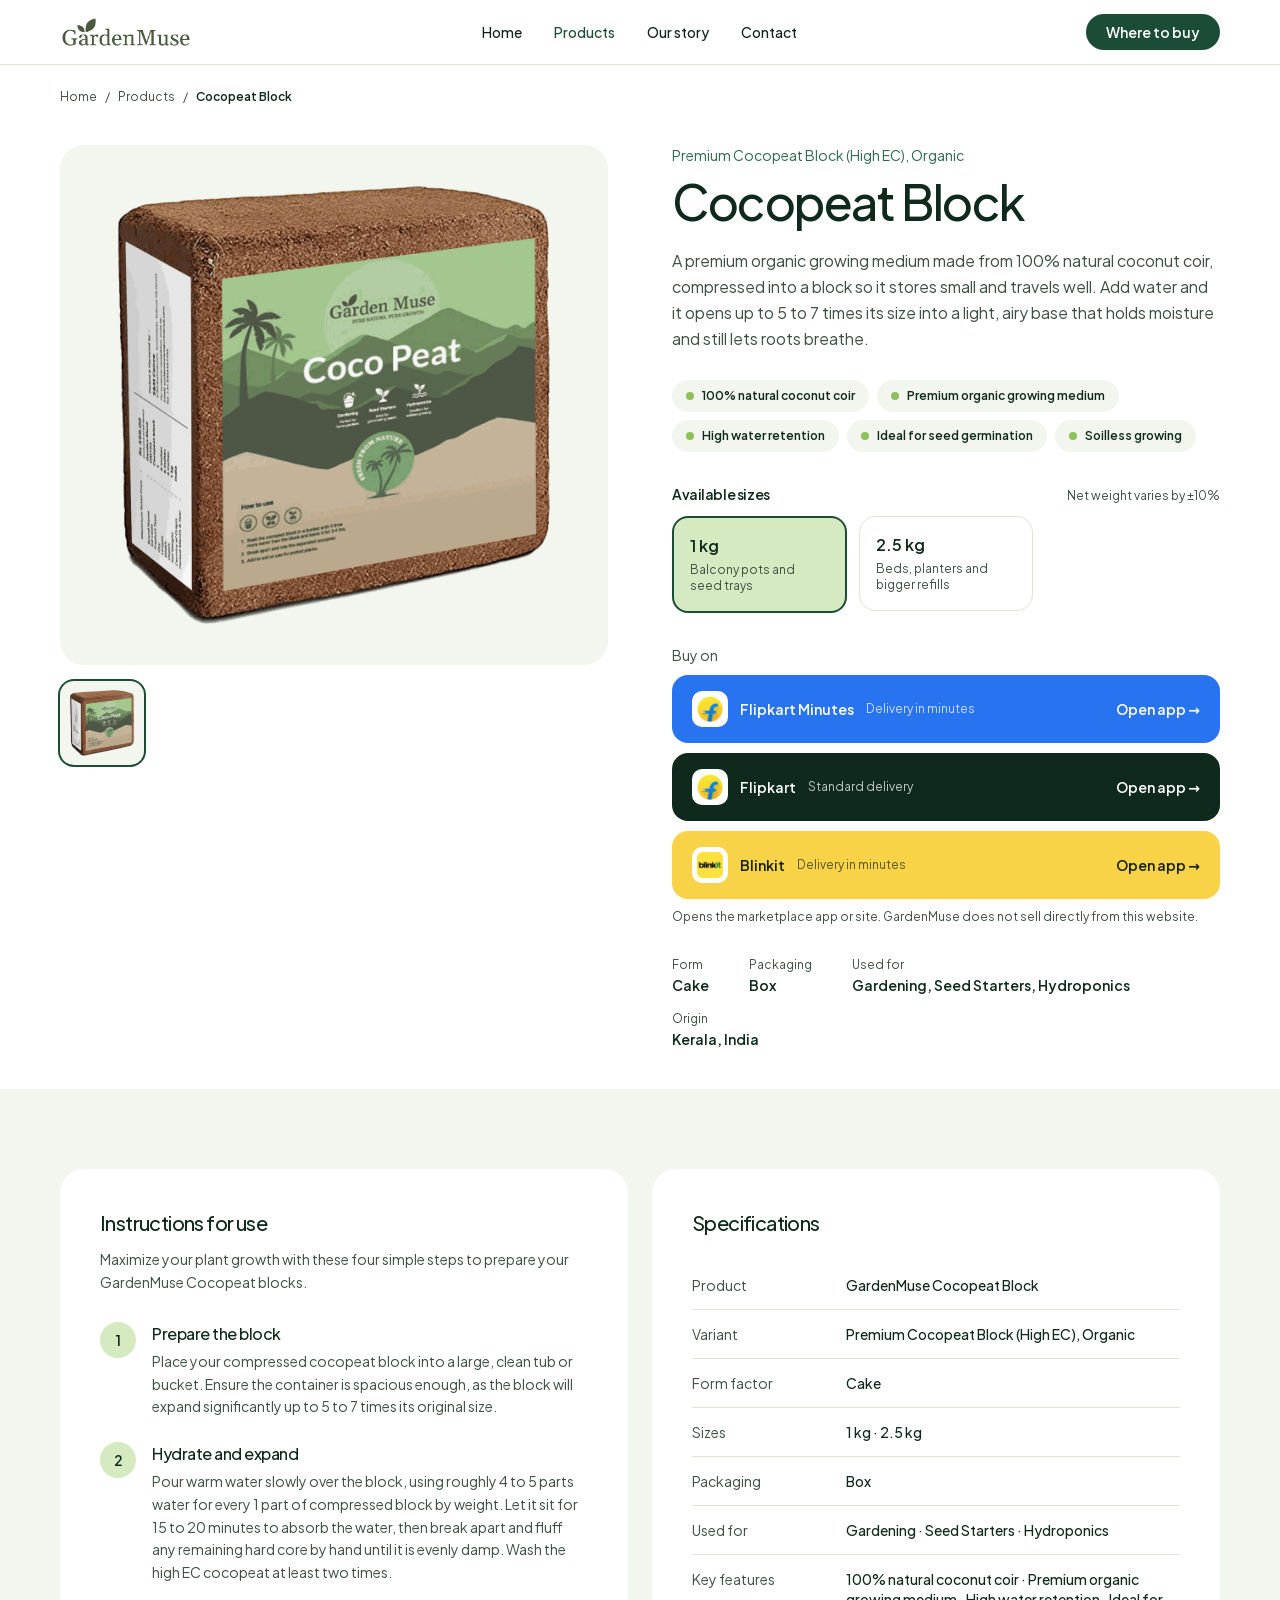
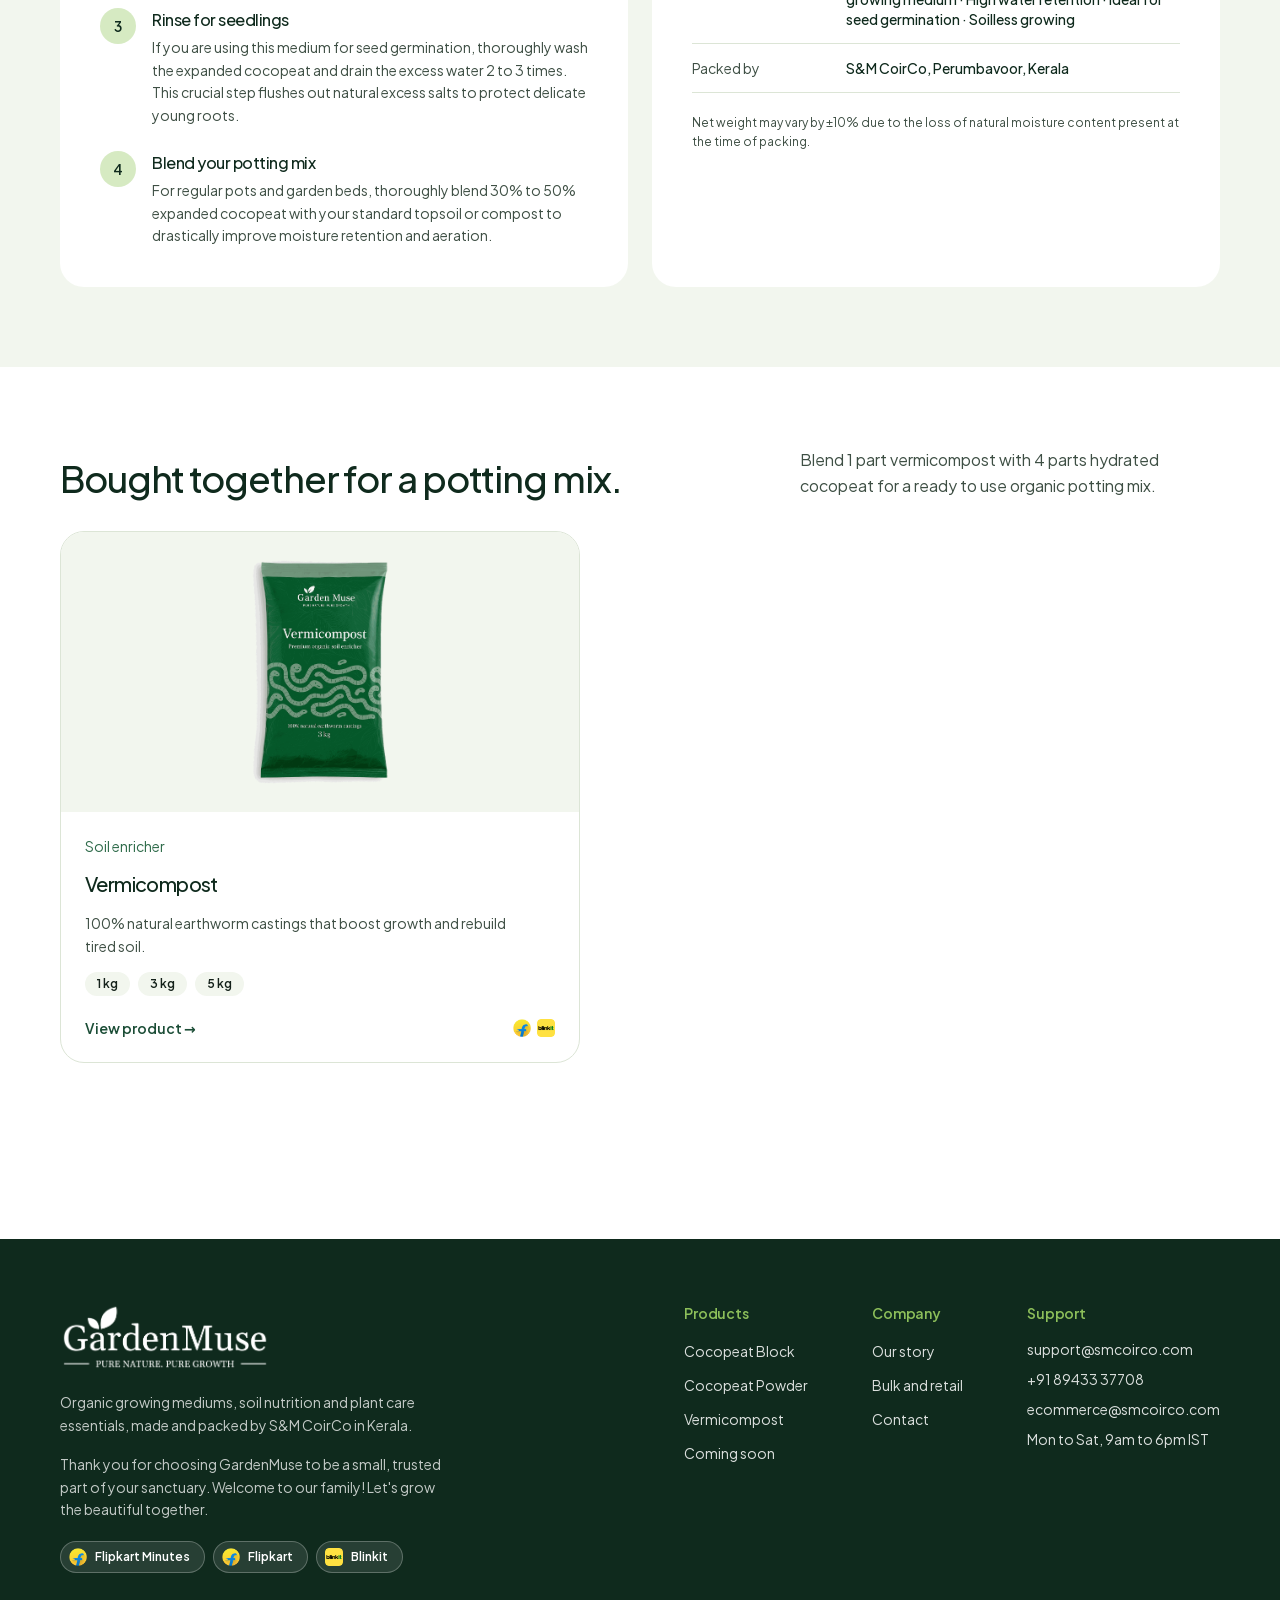
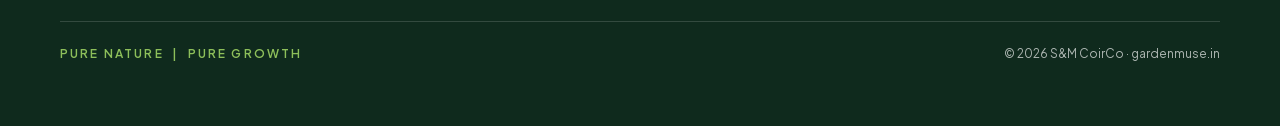
<file: products/cocopeat-block/index.html>
<!DOCTYPE html><html lang="en-IN" class="plus_jakarta_sans_6cbc0d5f-module__dx4leq__variable"><head><meta charSet="utf-8"/><meta name="viewport" content="width=device-width, initial-scale=1"/><link rel="preload" href="/_next/static/media/fba5a26ea33df6a3-s.p.18rizl4rsrl42.woff2" as="font" crossorigin="" type="font/woff2"/><link rel="preload" as="image" href="/img/logo.png"/><link rel="preload" as="image" href="/img/cocopeat-block-1kg.png"/><link rel="stylesheet" href="/_next/static/chunks/0zbz6qk-yhjbc.css" data-precedence="next"/><link rel="preload" as="script" fetchPriority="low" href="/_next/static/chunks/3s6nzrbk-8mnv.js"/><script src="/_next/static/chunks/19mx3mg6lkumu.js" async=""></script><script src="/_next/static/chunks/1j_9b-l0n6u-t.js" async=""></script><script src="/_next/static/chunks/344n2zhqbh4pn.js" async=""></script><script src="/_next/static/chunks/turbopack-0wc1en2n1v2wu.js" async=""></script><script src="/_next/static/chunks/3fntmmi971322.js" async=""></script><script src="/_next/static/chunks/359fc2-me1p73.js" async=""></script><title>Cocopeat Block · GardenMuse</title><meta name="description" content="A premium organic growing medium made from 100% natural coconut coir, compressed into a block so it stores small and travels well. Add water and it opens up to 5 to 7 times its size into a light, airy base that holds moisture and still lets roots breathe."/><meta name="keywords" content="cocopeat and vermicompost mixture ratio,best potting soil combo for home garden,organic fertilizer and soil conditioner pack,coco peat block with vermi compost manure,ready to use organic soil mix for plants,chemical free organic plant growth promoter,how to mix soil cocopeat for pots,how to mix soil cocopeat vermicompost for pots,soilless hydroponics potting mix setup,organic growing medium for indoor plants,organic growing medium for balcony plants,cocopeat,GardenMuse cocopeat and vermicompost,Garden Muse organic potting mix combo,GardenMuse coco peat block and vermicompost fertilizer,Garden Muse soilless farming"/><meta name="robots" content="index, follow"/><meta property="og:title" content="Cocopeat Block · GardenMuse"/><meta property="og:description" content="Compressed coir that expands 5 to 7 times into a light, airy growing medium."/><meta name="twitter:card" content="summary"/><meta name="twitter:title" content="Cocopeat Block · GardenMuse"/><meta name="twitter:description" content="Compressed coir that expands 5 to 7 times into a light, airy growing medium."/><link rel="icon" href="/favicon.ico?favicon.1hb-abbyr32nn.ico" sizes="256x256" type="image/x-icon"/><link rel="apple-touch-icon" href="/apple-icon.png?apple-icon.447bbhrw1znoc.png" sizes="180x180" type="image/png"/><meta name="next-size-adjust" content=""/><script src="/_next/static/chunks/0cz1d0mv5g_q7.js" noModule=""></script></head><body><div hidden=""><!--$--><!--/$--></div><a href="#main" class="sr-only focus:not-sr-only focus:absolute focus:left-4 focus:top-4 focus:z-[100] focus:rounded-full focus:bg-forest-700 focus:px-5 focus:py-2.5 focus:text-sm focus:font-semibold focus:text-white">Skip to content</a><header class="sticky top-0 z-50 border-b border-line bg-white"><nav class="shell flex h-16 items-center justify-between gap-6" aria-label="Main"><a class="shrink-0" aria-label="GardenMuse home" href="/"><img alt="GardenMuse" width="132" height="33" decoding="async" data-nimg="1" style="color:transparent" src="/img/logo.png"/></a><ul class="hidden items-center gap-8 md:flex"><li><a class="text-sm font-medium transition-colors text-ink hover:text-forest-700" href="/">Home</a></li><li><a aria-current="page" class="text-sm font-medium transition-colors text-forest-700" href="/products/">Products</a></li><li><a class="text-sm font-medium transition-colors text-ink hover:text-forest-700" href="/story/">Our story</a></li><li><a class="text-sm font-medium transition-colors text-ink hover:text-forest-700" href="/contact/">Contact</a></li></ul><a class="rounded-full bg-forest-700 px-5 py-2 text-sm font-semibold text-white transition-colors hover:bg-forest-900" href="/products/">Where to buy</a></nav></header><main id="main"><script type="application/ld+json">{"@context":"https://schema.org","@type":"Product","name":"GardenMuse Cocopeat Block","description":"A premium organic growing medium made from 100% natural coconut coir, compressed into a block so it stores small and travels well. Add water and it opens up to 5 to 7 times its size into a light, airy base that holds moisture and still lets roots breathe.","brand":{"@type":"Brand","name":"GardenMuse"},"category":"Growing medium","material":"Coconut coir","manufacturer":{"@type":"Organization","name":"S&M CoirCo"},"additionalProperty":[{"@type":"PropertyValue","name":"Form factor","value":"Cake"},{"@type":"PropertyValue","name":"Packaging","value":"Box"},{"@type":"PropertyValue","name":"Sizes","value":"1 kg, 2.5 kg"}]}</script><nav aria-label="Breadcrumb" class="shell pt-6"><ol class="flex flex-wrap items-center gap-2 text-xs text-ink-soft"><li><a class="hover:underline" href="/">Home</a></li><li aria-hidden="true">/</li><li><a class="hover:underline" href="/products/">Products</a></li><li aria-hidden="true">/</li><li class="font-semibold text-forest-900">Cocopeat Block</li></ol></nav><section class="shell grid gap-12 py-8 lg:grid-cols-2 lg:gap-16 lg:py-10"><div><button type="button" aria-label="Enlarge Cocopeat Block image 1 of 1" class="group relative block w-full cursor-zoom-in overflow-hidden rounded-[24px] bg-mist"><img alt="Cocopeat Block 1 kg" width="1000" height="900" decoding="async" data-nimg="1" class="h-[380px] w-full sm:h-[520px] object-contain p-8" style="color:transparent" src="/img/cocopeat-block-1kg.png"/><span class="pointer-events-none absolute bottom-4 right-4 rounded-full bg-white/90 px-3 py-1.5 text-xs font-semibold text-forest-900 opacity-0 transition-opacity group-hover:opacity-100">Click to read the label</span></button><ul class="mt-4 flex flex-wrap gap-3"><li><button type="button" aria-label="Show Cocopeat Block image 1" aria-pressed="true" class="block overflow-hidden rounded-[14px] bg-mist transition-shadow ring-2 ring-forest-700"><img alt="" loading="lazy" width="200" height="200" decoding="async" data-nimg="1" class="size-[72px] sm:size-[84px] object-contain p-2" style="color:transparent" src="/img/cocopeat-block-1kg.png"/></button></li></ul></div><div><p class="text-sm text-forest-500">Premium Cocopeat Block (High EC), Organic</p><h1 class="mt-3 text-[clamp(2rem,4.4vw,3rem)] leading-[1.06]">Cocopeat Block</h1><p class="mt-5 text-base leading-relaxed text-ink-soft">A premium organic growing medium made from 100% natural coconut coir, compressed into a block so it stores small and travels well. Add water and it opens up to 5 to 7 times its size into a light, airy base that holds moisture and still lets roots breathe.</p><ul class="mt-7 flex flex-wrap gap-2"><li class="inline-flex items-center gap-2 rounded-full bg-mist px-3.5 py-2 text-xs font-semibold text-forest-900"><span class="size-2 rounded-full bg-sprout" aria-hidden="true"></span>100% natural coconut coir</li><li class="inline-flex items-center gap-2 rounded-full bg-mist px-3.5 py-2 text-xs font-semibold text-forest-900"><span class="size-2 rounded-full bg-sprout" aria-hidden="true"></span>Premium organic growing medium</li><li class="inline-flex items-center gap-2 rounded-full bg-mist px-3.5 py-2 text-xs font-semibold text-forest-900"><span class="size-2 rounded-full bg-sprout" aria-hidden="true"></span>High water retention</li><li class="inline-flex items-center gap-2 rounded-full bg-mist px-3.5 py-2 text-xs font-semibold text-forest-900"><span class="size-2 rounded-full bg-sprout" aria-hidden="true"></span>Ideal for seed germination</li><li class="inline-flex items-center gap-2 rounded-full bg-mist px-3.5 py-2 text-xs font-semibold text-forest-900"><span class="size-2 rounded-full bg-sprout" aria-hidden="true"></span>Soilless growing</li></ul><div class="mt-8"><div class="flex flex-wrap items-baseline justify-between gap-2"><h2 class="text-sm font-semibold text-forest-900">Available sizes</h2><p class="text-xs text-ink-soft">Net weight varies by ±10%</p></div><ul role="radiogroup" aria-label="Cocopeat Block sizes" class="mt-3 grid gap-3 sm:grid-cols-3"><li><button type="button" role="radio" aria-checked="true" class="w-full cursor-pointer rounded-[16px] p-4 text-left transition-colors border-2 border-forest-700 bg-sprout-200"><p class="text-base font-semibold text-forest-900">1 kg</p><p class="mt-1 text-xs leading-snug text-ink-soft">Balcony pots and seed trays</p></button></li><li><button type="button" role="radio" aria-checked="false" class="w-full cursor-pointer rounded-[16px] p-4 text-left transition-colors border border-line bg-white hover:border-forest-500 hover:bg-mist"><p class="text-base font-semibold text-forest-900">2.5 kg</p><p class="mt-1 text-xs leading-snug text-ink-soft">Beds, planters and bigger refills</p></button></li></ul></div><div class="mt-8"><div class="flex flex-col gap-2.5"><p class="text-sm text-ink-soft">Buy on</p><a href="https://www.flipkart.com/garden-muse-cocopeat-block-use-potting-mixture/p/itm4001652d717f0?pid=SMNHBF4EKGP6TFY2" target="_blank" rel="noopener noreferrer" class="flex items-center justify-between gap-3 rounded-2xl px-5 py-4 transition-transform hover:-translate-y-0.5 bg-flipkart text-white"><span class="flex items-center gap-3"><span class="grid size-9 shrink-0 place-items-center rounded-[10px] bg-white p-1"><img alt="" aria-hidden="true" loading="lazy" width="52" height="52" decoding="async" data-nimg="1" class="shrink-0 rounded-[4px] object-contain" style="color:transparent;width:26px;height:26px" src="/img/market/flipkart.png"/></span><span class="text-sm font-semibold">Flipkart Minutes</span><span class="text-xs text-white/75">Delivery in minutes</span></span><span class="text-sm font-semibold">Open app <span aria-hidden="true">→</span></span></a><a href="https://www.flipkart.com/garden-muse-cocopeat-block-use-potting-mixture/p/itm4001652d717f0?pid=SMNHBF4EKGP6TFY2" target="_blank" rel="noopener noreferrer" class="flex items-center justify-between gap-3 rounded-2xl px-5 py-4 transition-transform hover:-translate-y-0.5 bg-forest-900 text-white"><span class="flex items-center gap-3"><span class="grid size-9 shrink-0 place-items-center rounded-[10px] bg-white p-1"><img alt="" aria-hidden="true" loading="lazy" width="52" height="52" decoding="async" data-nimg="1" class="shrink-0 rounded-[4px] object-contain" style="color:transparent;width:26px;height:26px" src="/img/market/flipkart.png"/></span><span class="text-sm font-semibold">Flipkart</span><span class="text-xs text-white/75">Standard delivery</span></span><span class="text-sm font-semibold">Open app <span aria-hidden="true">→</span></span></a><a href="https://blinkit.com/s/?q=Garden%20Muse%20Cocopeat%20Block%201%20kg" target="_blank" rel="noopener noreferrer" class="flex items-center justify-between gap-3 rounded-2xl px-5 py-4 transition-transform hover:-translate-y-0.5 bg-blinkit text-ink"><span class="flex items-center gap-3"><span class="grid size-9 shrink-0 place-items-center rounded-[10px] bg-white p-1"><img alt="" aria-hidden="true" loading="lazy" width="52" height="52" decoding="async" data-nimg="1" class="shrink-0 rounded-[4px] object-contain" style="color:transparent;width:26px;height:26px" src="/img/market/blinkit.png"/></span><span class="text-sm font-semibold">Blinkit</span><span class="text-xs text-ink/70">Delivery in minutes</span></span><span class="text-sm font-semibold">Open app <span aria-hidden="true">→</span></span></a><p class="text-xs text-ink-soft">Opens the marketplace app or site. GardenMuse does not sell directly from this website.</p></div></div><dl class="mt-8 flex flex-wrap gap-x-10 gap-y-4"><div><dt class="text-xs text-ink-soft">Form</dt><dd class="mt-0.5 text-sm font-semibold text-forest-900">Cake</dd></div><div><dt class="text-xs text-ink-soft">Packaging</dt><dd class="mt-0.5 text-sm font-semibold text-forest-900">Box</dd></div><div><dt class="text-xs text-ink-soft">Used for</dt><dd class="mt-0.5 text-sm font-semibold text-forest-900">Gardening, Seed Starters, Hydroponics</dd></div><div><dt class="text-xs text-ink-soft">Origin</dt><dd class="mt-0.5 text-sm font-semibold text-forest-900">Kerala, India</dd></div></dl></div></section><section id="how-to-use" class="scroll-mt-16 bg-mist py-16 lg:py-20"><div class="shell grid gap-6 lg:grid-cols-2"><div class="rounded-[24px] bg-white p-8 sm:p-10"><h2 class="text-xl leading-snug">Instructions for use</h2><p class="mt-3 text-sm leading-relaxed text-ink-soft">Maximize your plant growth with these four simple steps to prepare your GardenMuse Cocopeat blocks.</p><ol class="mt-7 flex flex-col gap-6"><li class="flex gap-4"><span class="grid size-9 shrink-0 place-items-center rounded-full bg-sprout-200 text-sm font-semibold text-forest-900">1</span><div><h3 class="text-base">Prepare the block</h3><p class="mt-1 text-sm leading-relaxed text-ink-soft">Place your compressed cocopeat block into a large, clean tub or bucket. Ensure the container is spacious enough, as the block will expand significantly up to 5 to 7 times its original size.</p></div></li><li class="flex gap-4"><span class="grid size-9 shrink-0 place-items-center rounded-full bg-sprout-200 text-sm font-semibold text-forest-900">2</span><div><h3 class="text-base">Hydrate and expand</h3><p class="mt-1 text-sm leading-relaxed text-ink-soft">Pour warm water slowly over the block, using roughly 4 to 5 parts water for every 1 part of compressed block by weight. Let it sit for 15 to 20 minutes to absorb the water, then break apart and fluff any remaining hard core by hand until it is evenly damp. Wash the high EC cocopeat at least two times.</p></div></li><li class="flex gap-4"><span class="grid size-9 shrink-0 place-items-center rounded-full bg-sprout-200 text-sm font-semibold text-forest-900">3</span><div><h3 class="text-base">Rinse for seedlings</h3><p class="mt-1 text-sm leading-relaxed text-ink-soft">If you are using this medium for seed germination, thoroughly wash the expanded cocopeat and drain the excess water 2 to 3 times. This crucial step flushes out natural excess salts to protect delicate young roots.</p></div></li><li class="flex gap-4"><span class="grid size-9 shrink-0 place-items-center rounded-full bg-sprout-200 text-sm font-semibold text-forest-900">4</span><div><h3 class="text-base">Blend your potting mix</h3><p class="mt-1 text-sm leading-relaxed text-ink-soft">For regular pots and garden beds, thoroughly blend 30% to 50% expanded cocopeat with your standard topsoil or compost to drastically improve moisture retention and aeration.</p></div></li></ol></div><div class="rounded-[24px] bg-white p-8 sm:p-10"><h2 class="text-xl">Specifications</h2><dl class="mt-6"><div class="flex flex-col gap-1 border-b border-line py-3.5 sm:flex-row sm:gap-6"><dt class="w-[130px] shrink-0 text-sm text-ink-soft">Product</dt><dd class="text-sm font-medium text-forest-900">GardenMuse Cocopeat Block</dd></div><div class="flex flex-col gap-1 border-b border-line py-3.5 sm:flex-row sm:gap-6"><dt class="w-[130px] shrink-0 text-sm text-ink-soft">Variant</dt><dd class="text-sm font-medium text-forest-900">Premium Cocopeat Block (High EC), Organic</dd></div><div class="flex flex-col gap-1 border-b border-line py-3.5 sm:flex-row sm:gap-6"><dt class="w-[130px] shrink-0 text-sm text-ink-soft">Form factor</dt><dd class="text-sm font-medium text-forest-900">Cake</dd></div><div class="flex flex-col gap-1 border-b border-line py-3.5 sm:flex-row sm:gap-6"><dt class="w-[130px] shrink-0 text-sm text-ink-soft">Sizes</dt><dd class="text-sm font-medium text-forest-900">1 kg · 2.5 kg</dd></div><div class="flex flex-col gap-1 border-b border-line py-3.5 sm:flex-row sm:gap-6"><dt class="w-[130px] shrink-0 text-sm text-ink-soft">Packaging</dt><dd class="text-sm font-medium text-forest-900">Box</dd></div><div class="flex flex-col gap-1 border-b border-line py-3.5 sm:flex-row sm:gap-6"><dt class="w-[130px] shrink-0 text-sm text-ink-soft">Used for</dt><dd class="text-sm font-medium text-forest-900">Gardening · Seed Starters · Hydroponics</dd></div><div class="flex flex-col gap-1 border-b border-line py-3.5 sm:flex-row sm:gap-6"><dt class="w-[130px] shrink-0 text-sm text-ink-soft">Key features</dt><dd class="text-sm font-medium text-forest-900">100% natural coconut coir · Premium organic growing medium · High water retention · Ideal for seed germination · Soilless growing</dd></div><div class="flex flex-col gap-1 border-b border-line py-3.5 sm:flex-row sm:gap-6"><dt class="w-[130px] shrink-0 text-sm text-ink-soft">Packed by</dt><dd class="text-sm font-medium text-forest-900">S&amp;M CoirCo, Perumbavoor, Kerala</dd></div></dl><p class="mt-5 text-xs leading-relaxed text-ink-soft">Net weight may vary by ±10% due to the loss of natural moisture content present at the time of packing.</p></div></div></section><section class="shell py-16 lg:py-20"><div class="flex flex-col gap-6 lg:flex-row lg:items-end lg:justify-between"><h2 class="text-[clamp(1.7rem,3.2vw,2.3rem)] leading-[1.12]">Bought together for a potting mix.</h2><p class="max-w-[420px] text-base leading-relaxed text-ink-soft">Blend 1 part vermicompost with 4 parts hydrated cocopeat for a ready to use organic potting mix.</p></div><ul class="mt-8 grid gap-6 max-w-[520px]"><li><article class="group flex h-full flex-col overflow-hidden rounded-[24px] border border-line bg-white transition-shadow hover:card-shadow"><a class="block bg-mist" href="/products/vermicompost/"><img alt="Vermicompost pack" loading="lazy" width="800" height="700" decoding="async" data-nimg="1" class="h-[280px] w-full object-contain p-6 transition-transform duration-500 group-hover:scale-[1.03]" style="color:transparent" src="/img/vermicompost-3kg.png"/></a><div class="flex flex-1 flex-col gap-3.5 p-6"><p class="text-sm text-forest-500">Soil enricher</p><h3 class="text-xl"><a class="hover:underline" href="/products/vermicompost/">Vermicompost</a></h3><p class="text-sm leading-relaxed text-ink-soft">100% natural earthworm castings that boost growth and rebuild tired soil.</p><ul class="flex flex-wrap gap-2"><li class="rounded-full bg-mist px-3 py-1 text-xs font-semibold text-ink">1 kg</li><li class="rounded-full bg-mist px-3 py-1 text-xs font-semibold text-ink">3 kg</li><li class="rounded-full bg-mist px-3 py-1 text-xs font-semibold text-ink">5 kg</li></ul><div class="mt-auto flex items-center justify-between gap-3 pt-2"><a class="text-sm font-semibold text-forest-700 hover:underline" href="/products/vermicompost/">View product <span aria-hidden="true">→</span></a><span class="flex items-center gap-1.5" aria-hidden="true"><img alt="" aria-hidden="true" loading="lazy" width="36" height="36" decoding="async" data-nimg="1" class="shrink-0 rounded-[4px] object-contain" style="color:transparent;width:18px;height:18px" src="/img/market/flipkart.png"/><img alt="" aria-hidden="true" loading="lazy" width="36" height="36" decoding="async" data-nimg="1" class="shrink-0 rounded-[4px] object-contain" style="color:transparent;width:18px;height:18px" src="/img/market/blinkit.png"/></span></div></div></article></li></ul></section></main><footer class="mt-24 bg-forest-900 text-white"><div class="shell py-16"><div class="flex flex-col gap-12 lg:flex-row lg:justify-between"><div class="max-w-sm"><img alt="GardenMuse" loading="lazy" width="210" height="66" decoding="async" data-nimg="1" style="color:transparent" src="/img/logo-full-white.png"/><p class="mt-5 text-sm leading-relaxed text-white/75">Organic growing mediums, soil nutrition and plant care essentials, made and packed by<!-- --> <!-- -->S&amp;M CoirCo<!-- --> in Kerala.</p><p class="mt-4 text-sm leading-relaxed text-white/75">Thank you for choosing GardenMuse to be a small, trusted part of your sanctuary. Welcome to our family! Let&#x27;s grow the beautiful together.</p><div class="mt-5"><ul class="flex flex-wrap gap-2"><li class="inline-flex items-center gap-2 rounded-full border border-white/25 bg-white/10 py-1.5 pl-2 pr-3.5 text-xs font-semibold text-white"><img alt="" aria-hidden="true" loading="lazy" width="36" height="36" decoding="async" data-nimg="1" class="shrink-0 rounded-[4px] object-contain" style="color:transparent;width:18px;height:18px" src="/img/market/flipkart.png"/>Flipkart Minutes</li><li class="inline-flex items-center gap-2 rounded-full border border-white/25 bg-white/10 py-1.5 pl-2 pr-3.5 text-xs font-semibold text-white"><img alt="" aria-hidden="true" loading="lazy" width="36" height="36" decoding="async" data-nimg="1" class="shrink-0 rounded-[4px] object-contain" style="color:transparent;width:18px;height:18px" src="/img/market/flipkart.png"/>Flipkart</li><li class="inline-flex items-center gap-2 rounded-full border border-white/25 bg-white/10 py-1.5 pl-2 pr-3.5 text-xs font-semibold text-white"><img alt="" aria-hidden="true" loading="lazy" width="36" height="36" decoding="async" data-nimg="1" class="shrink-0 rounded-[4px] object-contain" style="color:transparent;width:18px;height:18px" src="/img/market/blinkit.png"/>Blinkit</li></ul></div></div><div class="flex flex-wrap gap-12 sm:gap-16"><div><h4 class="text-sm font-semibold text-sprout">Products</h4><ul class="mt-4 flex flex-col gap-2.5"><li><a class="text-sm text-white/85 hover:text-white hover:underline" href="/products/cocopeat-block/">Cocopeat Block</a></li><li><a class="text-sm text-white/85 hover:text-white hover:underline" href="/products/cocopeat-powder/">Cocopeat Powder</a></li><li><a class="text-sm text-white/85 hover:text-white hover:underline" href="/products/vermicompost/">Vermicompost</a></li><li><a class="text-sm text-white/85 hover:text-white hover:underline" href="/products/#coming-soon">Coming soon</a></li></ul></div><div><h4 class="text-sm font-semibold text-sprout">Company</h4><ul class="mt-4 flex flex-col gap-2.5"><li><a class="text-sm text-white/85 hover:text-white hover:underline" href="/story/">Our story</a></li><li><a class="text-sm text-white/85 hover:text-white hover:underline" href="/contact/#bulk">Bulk and retail</a></li><li><a class="text-sm text-white/85 hover:text-white hover:underline" href="/contact/">Contact</a></li></ul></div><div><h4 class="text-sm font-semibold text-sprout">Support</h4><ul class="mt-4 flex flex-col gap-2.5 text-sm text-white/85"><li><a href="mailto:support@smcoirco.com" class="hover:text-white hover:underline">support@smcoirco.com</a></li><li><a href="tel:+918943337708" class="hover:text-white hover:underline">+91 89433 37708</a></li><li><a href="mailto:ecommerce@smcoirco.com" class="hover:text-white hover:underline">ecommerce@smcoirco.com</a></li><li>Mon to Sat, 9am to 6pm IST</li></ul></div></div></div><div class="mt-12 h-px bg-white/15"></div><div class="mt-6 flex flex-col gap-3 text-xs text-white/65 sm:flex-row sm:items-center sm:justify-between"><p class="font-semibold tracking-[0.18em] text-sprout uppercase">Pure nature  |  Pure growth</p><p>© <!-- -->2026<!-- --> <!-- -->S&amp;M CoirCo<!-- --> · <!-- -->gardenmuse.in</p></div></div></footer><!--$--><!--/$--><script src="/_next/static/chunks/3s6nzrbk-8mnv.js" id="_R_" async=""></script><script>(self.__next_f=self.__next_f||[]).push([0])</script><script>self.__next_f.push([1,"1:\"$Sreact.fragment\"\n2:I[39756,[\"/_next/static/chunks/3fntmmi971322.js\"],\"default\"]\n3:I[37457,[\"/_next/static/chunks/3fntmmi971322.js\"],\"default\"]\n5:I[97367,[\"/_next/static/chunks/3fntmmi971322.js\"],\"OutletBoundary\"]\n6:\"$Sreact.suspense\"\n9:I[97367,[\"/_next/static/chunks/3fntmmi971322.js\"],\"ViewportBoundary\"]\nb:I[97367,[\"/_next/static/chunks/3fntmmi971322.js\"],\"MetadataBoundary\"]\nd:I[68027,[\"/_next/static/chunks/3fntmmi971322.js\"],\"default\",1]\n:HL[\"/_next/static/chunks/0zbz6qk-yhjbc.css\",\"style\"]\n:HL[\"/_next/static/media/fba5a26ea33df6a3-s.p.18rizl4rsrl42.woff2\",\"font\",{\"crossOrigin\":\"\",\"type\":\"font/woff2\"}]\n8:X\n0:{\"P\":null,\"c\":[\"\",\"products\",\"cocopeat-block\",\"\"],\"q\":\"\",\"i\":false,\"f\":[[[\"\",{\"children\":[\"products\",{\"children\":[[\"slug\",\"cocopeat-block\",\"d\",[]],{\"children\":[\"__PAGE__\",{},\"$undefined\",\"$undefined\",4608]},\"$undefined\",\"$undefined\",4608]},\"$undefined\",\"$undefined\",4608]},\"$undefined\",\"$undefined\",4624],[[\"$\",\"$1\",\"c\",{\"children\":[[[\"$\",\"link\",\"0\",{\"rel\":\"stylesheet\",\"href\":\"/_next/static/chunks/0zbz6qk-yhjbc.css\",\"precedence\":\"next\",\"crossOrigin\":\"$undefined\",\"nonce\":\"$undefined\"}],[\"$\",\"script\",\"script-0\",{\"src\":\"/_next/static/chunks/3fntmmi971322.js\",\"async\":true,\"nonce\":\"$undefined\"}]],[\"$\",\"html\",null,{\"lang\":\"en-IN\",\"className\":\"plus_jakarta_sans_6cbc0d5f-module__dx4leq__variable\",\"children\":[\"$\",\"body\",null,{\"children\":[[\"$\",\"a\",null,{\"href\":\"#main\",\"className\":\"sr-only focus:not-sr-only focus:absolute focus:left-4 focus:top-4 focus:z-[100] focus:rounded-full focus:bg-forest-700 focus:px-5 focus:py-2.5 focus:text-sm focus:font-semibold focus:text-white\",\"children\":\"Skip to content\"}],[\"$\",\"$L2\",null,{\"parallelRouterKey\":\"children\",\"error\":\"$undefined\",\"errorStyles\":\"$undefined\",\"errorScripts\":\"$undefined\",\"template\":[\"$\",\"$L3\",null,{}],\"templateStyles\":\"$undefined\",\"templateScripts\":\"$undefined\",\"notFound\":[[[\"$\",\"title\",null,{\"children\":\"404: This page could not be found.\"}],[\"$\",\"div\",null,{\"style\":{\"fontFamily\":\"system-ui,\\\"Segoe UI\\\",Roboto,Helvetica,Arial,sans-serif,\\\"Apple Color Emoji\\\",\\\"Segoe UI Emoji\\\"\",\"height\":\"100vh\",\"textAlign\":\"center\",\"display\":\"flex\",\"flexDirection\":\"column\",\"alignItems\":\"center\",\"justifyContent\":\"center\"},\"children\":[\"$\",\"div\",null,{\"children\":[[\"$\",\"style\",null,{\"dangerouslySetInnerHTML\":{\"__html\":\"body{color:#000;background:#fff;margin:0}.next-error-h1{border-right:1px solid rgba(0,0,0,.3)}@media (prefers-color-scheme:dark){body{color:#fff;background:#000}.next-error-h1{border-right:1px solid rgba(255,255,255,.3)}}\"}}],[\"$\",\"h1\",null,{\"className\":\"next-error-h1\",\"style\":{\"display\":\"inline-block\",\"margin\":\"0 20px 0 0\",\"padding\":\"0 23px 0 0\",\"fontSize\":24,\"fontWeight\":500,\"verticalAlign\":\"top\",\"lineHeight\":\"49px\"},\"children\":404}],[\"$\",\"div\",null,{\"style\":{\"display\":\"inline-block\"},\"children\":[\"$\",\"h2\",null,{\"style\":{\"fontSize\":14,\"fontWeight\":400,\"lineHeight\":\"49px\",\"margin\":0},\"children\":\"This page could not be found.\"}]}]]}]}]],[]],\"forbidden\":\"$undefined\",\"unauthorized\":\"$undefined\"}]]}]}]]}],{\"children\":[[\"$\",\"$1\",\"c\",{\"children\":[null,[\"$\",\"$L2\",null,{\"parallelRouterKey\":\"children\",\"error\":\"$undefined\",\"errorStyles\":\"$undefined\",\"errorScripts\":\"$undefined\",\"template\":[\"$\",\"$L3\",null,{}],\"templateStyles\":\"$undefined\",\"templateScripts\":\"$undefined\",\"notFound\":\"$undefined\",\"forbidden\":\"$undefined\",\"unauthorized\":\"$undefined\"}]]}],{\"children\":[[\"$\",\"$1\",\"c\",{\"children\":[null,[\"$\",\"$L2\",null,{\"parallelRouterKey\":\"children\",\"error\":\"$undefined\",\"errorStyles\":\"$undefined\",\"errorScripts\":\"$undefined\",\"template\":[\"$\",\"$L3\",null,{}],\"templateStyles\":\"$undefined\",\"templateScripts\":\"$undefined\",\"notFound\":\"$undefined\",\"forbidden\":\"$undefined\",\"unauthorized\":\"$undefined\"}]]}],{\"children\":[[\"$\",\"$1\",\"c\",{\"children\":[\"$L4\",[[\"$\",\"script\",\"script-0\",{\"src\":\"/_next/static/chunks/359fc2-me1p73.js\",\"async\":true,\"nonce\":\"$undefined\"}]],[\"$\",\"$L5\",null,{\"children\":[\"$\",\"$6\",null,{\"name\":\"Next.MetadataOutlet\",\"children\":\"$@7\"}]}]]}],{},null,false,null]},null,false,\"$8\"]},null,false,\"$8\"]},null,false,null],[\"$\",\"$1\",\"h\",{\"children\":[null,[\"$\",\"$L9\",null,{\"children\":\"$La\"}],[\"$\",\"div\",null,{\"hidden\":true,\"children\":[\"$\",\"$Lb\",null,{\"children\":[\"$\",\"$6\",null,{\"name\":\"Next.Metadata\",\"children\":\"$Lc\"}]}]}],[\"$\",\"meta\",null,{\"name\":\"next-size-adjust\",\"content\":\"\"}]]}],false]],\"m\":\"$undefined\",\"G\":[\"$d\",[[\"$\",\"link\",\"0\",{\"rel\":\"stylesheet\",\"href\":\"/_next/static/chunks/0zbz6qk-yhjbc.css\",\"precedence\":\"next\",\"crossOrigin\":\"$undefined\",\"nonce\":\"$undefined\"}]]],\"S\":true,\"h\":null,\"r\":\"$undefined\",\"s\":\"$undefined\",\"a\":\"$undefined\",\"l\":\"$undefined\",\"p\":\"$undefined\",\"d\":\"$undefined\",\"b\":\"I_aGQyloeDHl6LxrprlEI\"}\ne:I[22016,[\"/_next/static/chunks/3fntmmi971322.js\",\"/_next/static/chunks/359fc2-me1p73.js\"],\"\"]\nf:I[5500,[\"/_next/static/chunks/3fntmmi971322.js\",\"/_next/static/chunks/359fc2-me1p73.js\"],\"Image\"]\n10:I[9924,[\"/_next/static/chunks/3fntmmi971322.js\",\"/_next/static/chunks/359fc2-me1p73.js\"],\"HashScroll\"]\n11:I[39666,[\"/_next/static/chunks/3fntmmi971322.js\",\"/_next/static/chunks/359fc2-me1p73.js\"],\"SizeProvider\"]\n12:I[76037,[\"/_next/static/chunks/3fntmmi971322.js\",\"/_next/static/chunks/359fc2-me1p73.js\"],\"Gallery\"]\n8:C\n4:[[\"$\",\"header\",null,{\"className\":\"sticky top-0 z-50 border-b border-line bg-white\",\"children\":[\"$\",\"nav\",null,{\"className\":\"shell flex h-16 items-center justify-between gap-6\",\"aria-label\":\"Main\",\"children\":[[\"$\",\"$Le\",null,{\"href\":\"/\",\"className\":\"shrink-0\",\"aria-label\":\"GardenMuse home\",\"children\":[\"$\",\"$Lf\",null,{\"src\":\"/img/logo.png\",\"alt\":\"GardenMuse\",\"width\":132,\"height\":33,\"priority\":true}]}],[\"$\",\"ul\",null,{\"className\":\"hidden items-center gap-8 md:flex\",\"children\":[[\"$\",\"li\",\"/\",{\"children\":[\"$\",\"$Le\",null,{\"href\":\"/\",\"aria-current\":\"$undefined\",\"className\":\"text-sm font-medium transition-colors text-ink hover:text-forest-700\",\"children\":\"Home\"}]}],[\"$\",\"li\",\"/products\",{\"children\":[\"$\",\"$Le\",null,{\"href\":\"/products\",\"aria-current\":\"page\",\"className\":\"text-sm font-medium transition-colors text-forest-700\",\"children\":\"Products\"}]}],[\"$\",\"li\",\"/story\",{\"children\":[\"$\",\"$Le\",null,{\"href\":\"/story\",\"aria-current\":\"$undefined\",\"className\":\"text-sm font-medium transition-colors text-ink hover:text-forest-700\",\"children\":\"Our story\"}]}],[\"$\",\"li\",\"/contact\",{\"children\":[\"$\",\"$Le\",null,{\"href\":\"/contact\",\"aria-current\":\"$undefined\",\"className\":\"text-sm font-medium transition-colors text-ink hover:text-forest-700\",\"children\":\"Contact\"}]}]]}],[\"$\",\"$Le\",null,{\"href\":\"/products\",\"className\":\"rounded-full bg-forest-700 px-5 py-2 text-sm font-semibold text-white transition-colors hover:bg-forest-900\",\"children\":\"Where to buy\"}]]}]}],[\"$\",\"main\",null,{\"id\":\"main\",\"children\":[[\"$\",\"$L10\",null,{}],[\"$\",\"script\",null,{\"type\":\"application/ld+json\",\"dangerouslySetInnerHTML\":{\"__html\":\"{\\\"@context\\\":\\\"https://schema.org\\\",\\\"@type\\\":\\\"Product\\\",\\\"name\\\":\\\"GardenMuse Cocopeat Block\\\",\\\"description\\\":\\\"A premium organic growing medium made from 100% natural coconut coir, compressed into a block so it stores small and travels well. Add water and it opens up to 5 to 7 times its size into a light, airy base that holds moisture and still lets roots breathe.\\\",\\\"brand\\\":{\\\"@type\\\":\\\"Brand\\\",\\\"name\\\":\\\"GardenMuse\\\"},\\\"category\\\":\\\"Growing medium\\\",\\\"material\\\":\\\"Coconut coir\\\",\\\"manufacturer\\\":{\\\"@type\\\":\\\"Organization\\\",\\\"name\\\":\\\"S\u0026M CoirCo\\\"},\\\"additionalProperty\\\":[{\\\"@type\\\":\\\"PropertyValue\\\",\\\"name\\\":\\\"Form factor\\\",\\\"value\\\":\\\"Cake\\\"},{\\\"@type\\\":\\\"PropertyValue\\\",\\\"name\\\":\\\"Packaging\\\",\\\"value\\\":\\\"Box\\\"},{\\\"@type\\\":\\\"PropertyValue\\\",\\\"name\\\":\\\"Sizes\\\",\\\"value\\\":\\\"1 kg, 2.5 kg\\\"}]}\"}}],[\"$\",\"nav\",null,{\"aria-label\":\"Breadcrumb\",\"className\":\"shell pt-6\",\"children\":[\"$\",\"ol\",null,{\"className\":\"flex flex-wrap items-center gap-2 text-xs text-ink-soft\",\"children\":[[\"$\",\"li\",null,{\"children\":[\"$\",\"$Le\",null,{\"href\":\"/\",\"className\":\"hover:underline\",\"children\":\"Home\"}]}],[\"$\",\"li\",null,{\"aria-hidden\":true,\"children\":\"/\"}],[\"$\",\"li\",null,{\"children\":[\"$\",\"$Le\",null,{\"href\":\"/products\",\"className\":\"hover:underline\",\"children\":\"Products\"}]}],[\"$\",\"li\",null,{\"aria-hidden\":true,\"children\":\"/\"}],[\"$\",\"li\",null,{\"className\":\"font-semibold text-forest-900\",\"children\":\"Cocopeat Block\"}]]}]}],[\"$\",\"$L11\",null,{\"children\":[\"$\",\"section\",null,{\"className\":\"shell grid gap-12 py-8 lg:grid-cols-2 lg:gap-16 lg:py-10\",\"children\":[[\"$\",\"$L12\",null,{\"product\":{\"slug\":\"cocopeat-block\",\"links\":{\"flipkart\":\"https://www.flipkart.com/garden-muse-cocopeat-block-use-potting-mixture/p/itm4001652d717f0?pid=SMNHBF4EKGP6TFY2\",\"flipkartMinutes\":\"https://www.flipkart.com/garden-muse-cocopeat-block-use-potting-mixture/p/itm4001652d717f0?pid=SMNHBF4EKGP6TFY2\"},\"fullName\":\"GardenMuse Cocopeat Block\",\"name\":\"Cocopeat Block\",\"variant\":\"Premium Cocopeat Block (High EC), Organic\",\"category\":\"Growing medium\",\"categoryGroup\":\"growing-mediums\",\"blurb\":\"Compressed coir that expands 5 to 7 times into a light, airy growing medium.\",\"intro\":\"A premium organic growing medium made from 100% natural coconut coir, compressed into a block so it stores small and travels well. Add water and it opens up to 5 to 7 times its size into a light, airy base that holds moisture and still lets roots breathe.\",\"usedFor\":[\"Gardening\",\"Seed Starters\",\"Hydroponics\"],\"features\":[\"100% natural coconut coir\",\"Premium organic growing medium\",\"High water retention\",\"Ideal for seed germination\",\"Soilless growing\"],\"form\":\"Cake\",\"packaging\":\"Box\",\"sizes\":[{\"label\":\"1 kg\",\"suits\":\"Balcony pots and seed trays\",\"image\":\"/img/cocopeat-block-1kg.png\",\"gallery\":[{\"src\":\"/img/cocopeat-block-1kg.png\",\"alt\":\"Cocopeat Block 1 kg\",\"kind\":\"pack\"}]},{\"label\":\"2.5 kg\",\"suits\":\"Beds, planters and bigger refills\",\"image\":\"/img/cocopeat-block-25kg.png\",\"gallery\":[{\"src\":\"/img/scene-cocopeat-block.jpg\",\"alt\":\"GardenMuse Cocopeat Block on a garden table\",\"kind\":\"scene\"},{\"src\":\"/img/cocopeat-block-25kg.png\",\"alt\":\"Cocopeat Block 2.5 kg\",\"kind\":\"pack\"}]}],\"instructions\":{\"title\":\"Instructions for use\",\"intro\":\"Maximize your plant growth with these four simple steps to prepare your GardenMuse Cocopeat blocks.\",\"steps\":[{\"title\":\"Prepare the block\",\"body\":\"Place your compressed cocopeat block into a large, clean tub or bucket. Ensure the container is spacious enough, as the block will expand significantly up to 5 to 7 times its original size.\"},{\"title\":\"Hydrate and expand\",\"body\":\"Pour warm water slowly over the block, using roughly 4 to 5 parts water for every 1 part of compressed block by weight. Let it sit for 15 to 20 minutes to absorb the water, then break apart and fluff any remaining hard core by hand until it is evenly damp. Wash the high EC cocopeat at least two times.\"},{\"title\":\"Rinse for seedlings\",\"body\":\"If you are using this medium for seed germination, thoroughly wash the expanded cocopeat and drain the excess water 2 to 3 times. This crucial step flushes out natural excess salts to protect delicate young roots.\"},{\"title\":\"Blend your potting mix\",\"body\":\"For regular pots and garden beds, thoroughly blend 30% to 50% expanded cocopeat with your standard topsoil or compost to drastically improve moisture retention and aeration.\"}]},\"note\":\"Net weight may vary by ±10% due to the loss of natural moisture content present at the time of packing.\",\"heroImage\":\"/img/cocopeat-block-1kg.png\"}}],\"$L13\"]}]}],\"$L14\",\"$L15\"]}],\"$L16\"]\n17:I[44990,[\"/_next/static/chunks/3fntmmi971322.js\",\"/_next/static/chunks/359fc2-me1p73.js\"],\"BuyPanel\"]\n13:[\"$\",\"div\",null,{\"children\":[[\"$\",\"p\",null,{\"className\":\"text-sm text-forest-500\",\"children\":\"Premium Cocopeat Block (High EC), Organic\"}],[\"$\",\"h1\",null,{\"className\":\"mt-3 text-[clamp(2rem,4.4vw,3rem)] leading-[1.06]\",\"children\":\"Cocopeat Block\"}],[\"$\",\"p\",null,{\"className\":\"mt-5 text-base leading-relaxed text-ink-soft\",\"children\":\"A premium organic growing medium made from 100% natural coconut coir, compressed into a block so it stores small and travels well. Add water and it opens up to 5 to 7 times its size into a light, airy base that holds moisture and still lets roots breathe.\"}],[\"$\",\"ul\",null,{\"className\":\"mt-7 flex flex-wrap gap-2\",\"children\":[[\"$\",\"li\",\"100% natural coconut coir\",{\"className\":\"inline-flex items-center gap-2 rounded-full bg-mist px-3.5 py-2 text-xs font-semibold text-forest-900\",\"children\":[[\"$\",\"span\",null,{\"className\":\"size-2 rounded-full bg-sprout\",\"aria-hidden\":true}],\"100% natural coconut coir\"]}],[\"$\",\"li\",\"Premium organic growing medium\",{\"className\":\"inline-flex items-center gap-2 rounded-full bg-mist px-3.5 py-2 text-xs font-semibold text-forest-900\",\"children\":[[\"$\",\"span\",null,{\"className\":\"size-2 rounded-full bg-sprout\",\"aria-hidden\":true}],\"Premium organic growing medium\"]}],[\"$\",\"li\",\"High water retention\",{\"className\":\"inline-flex items-center gap-2 rounded-full bg-mist px-3.5 py-2 text-xs font-semibold text-forest-900\",\"children\":[[\"$\",\"span\",null,{\"className\":\"size-2 rounded-full bg-sprout\",\"aria-hidden\":true}],\"High water retention\"]}],[\"$\",\"li\",\"Ideal for seed germination\",{\"className\":\"inline-flex items-center gap-2 rounded-full bg-mist px-3.5 py-2 text-xs font-semibold text-forest-900\",\"children\":[[\"$\",\"span\",null,{\"className\":\"size-2 rounded-full bg-sprout\",\"aria-hidden\":true}],\"Ideal for seed germination\"]}],[\"$\",\"li\",\"Soilless growing\",{\"className\":\"inline-flex items-center gap-2 rounded-full bg-mist px-3.5 py-2 text-xs font-semibold text-forest-900\",\"children\":[[\"$\",\"span\",null,{\"className\":\"size-2 rounded-full bg-sprout\",\"aria-hidden\":true}],\"Soilless growing\"]}]]}],[\"$\",\"$L17\",null,{\"product\":\"$4:1:props:children:3:props:children:props:children:0:props:product\"}],[\"$\",\"dl\",null,{\"className\":\"mt-8 flex flex-wrap gap-x-10 gap-y-4\",\"children\":[[\"$\",\"div\",\"Form\",{\"children\":[[\"$\",\"dt\",null,{\"className\":\"text-xs text-ink-soft\",\"children\":\"Form\"}],[\"$\",\"dd\",null,{\"className\":\"mt-0.5 text-sm font-semibold text-forest-900\",\"children\":\"Cake\"}]]}],[\"$\",\"div\",\"Packaging\",{\"children\":[[\"$\",\"dt\",null,{\"className\":\"text-xs text-ink-soft\",\"children\":\"Packaging\"}],[\"$\",\"dd\",null,{\"className\":\"mt-0.5 text-sm font-semibold text-forest-900\",\"children\":\"Box\"}]]}],[\"$\",\"div\",\"Used for\",{\"children\":[[\"$\",\"dt\",null,{\"className\":\"text-xs text-ink-soft\",\"children\":\"Used for\"}],[\"$\",\"dd\",null,{\"className\":\"mt-0.5 text-sm font-semibold text-forest-900\",\"children\":\"Gardening, Seed Starters, Hydroponics\"}]]}],[\"$\",\"div\",\"Origin\",{\"children\":[[\"$\",\"dt\",null,{\"className\":\"text-xs text-ink-soft\",\"children\":\"Origin\"}],[\"$\",\"dd\",null,{\"className\":\"mt-0.5 text-sm font-semibold text-forest-900\",\"children\":\"Kerala, India\"}]]}]]}]]}]\n14:[\"$\",\"section\",null,{\"id\":\"how-to-use\",\"className\":\"scroll-mt-16 bg-mist py-16 lg:py-20\",\"children\":[\"$\",\"div\",null,{\"className\":\"shell grid gap-6 lg:grid-cols-2\",\"children\":[[\"$\",\"div\",null,{\"className\":\"rounded-[24px] bg-white p-8 sm:p-10\",\"children\":[[\"$\",\"h2\",null,{\"className\":\"text-xl leading-snug\",\"children\":\"Instructions for use\"}],[\"$\",\"p\",null,{\"className\":\"mt-3 text-sm leading-relaxed text-ink-soft\",\"children\":\"Maximize your plant growth with these four simple steps to prepare your GardenMuse Cocopeat blocks.\"}],[\"$\",\"ol\",null,{\"className\":\"mt-7 flex flex-col gap-6\",\"children\":[[\"$\",\"li\",\"Prepare the block\",{\"className\":\"flex gap-4\",\"children\":[[\"$\",\"span\",null,{\"className\":\"grid size-9 shrink-0 place-items-center rounded-full bg-sprout-200 text-sm font-semibold text-forest-900\",\"children\":1}],[\"$\",\"div\",null,{\"children\":[[\"$\",\"h3\",null,{\"className\":\"text-base\",\"children\":\"Prepare the block\"}],[\"$\",\"p\",null,{\"className\":\"mt-1 text-sm leading-relaxed text-ink-soft\",\"children\":\"Place your compressed cocopeat block into a large, clean tub or bucket. Ensure the container is spacious enough, as the block will expand significantly up to 5 to 7 times its original size.\"}]]}]]}],[\"$\",\"li\",\"Hydrate and expand\",{\"className\":\"flex gap-4\",\"children\":[[\"$\",\"span\",null,{\"className\":\"grid size-9 shrink-0 place-items-center rounded-full bg-sprout-200 text-sm font-semibold text-forest-900\",\"children\":2}],[\"$\",\"div\",null,{\"children\":[[\"$\",\"h3\",null,{\"className\":\"text-base\",\"children\":\"Hydrate and expand\"}],[\"$\",\"p\",null,{\"className\":\"mt-1 text-sm leading-relaxed text-ink-soft\",\"children\":\"Pour warm water slowly over the block, using roughly 4 to 5 parts water for every 1 part of compressed block by weight. Let it sit for 15 to 20 minutes to absorb the water, then break apart and fluff any remaining hard core by hand until it is evenly damp. Wash the high EC cocopeat at least two times.\"}]]}]]}],[\"$\",\"li\",\"Rinse for seedlings\",{\"className\":\"flex gap-4\",\"children\":[[\"$\",\"span\",null,{\"className\":\"grid size-9 shrink-0 place-items-center rounded-full bg-sprout-200 text-sm font-semibold text-forest-900\",\"children\":3}],[\"$\",\"div\",null,{\"children\":[[\"$\",\"h3\",null,{\"className\":\"text-base\",\"children\":\"Rinse for seedlings\"}],[\"$\",\"p\",null,{\"className\":\"mt-1 text-sm leading-relaxed text-ink-soft\",\"children\":\"If you are using this medium for seed germination, thoroughly wash the expanded cocopeat and drain the excess water 2 to 3 times. This crucial step flushes out natural excess salts to protect delicate young roots.\"}]]}]]}],[\"$\",\"li\",\"Blend your potting mix\",{\"className\":\"flex gap-4\",\"children\":[[\"$\",\"span\",null,{\"className\":\"grid size-9 shrink-0 place-items-center rounded-full bg-sprout-200 text-sm font-semibold text-forest-900\",\"children\":4}],[\"$\",\"div\",null,{\"children\":[[\"$\",\"h3\",null,{\"className\":\"text-base\",\"children\":\"Blend your potting mix\"}],[\"$\",\"p\",null,{\"className\":\"mt-1 text-sm leading-relaxed text-ink-soft\",\"children\":\"For regular pots and garden beds, thoroughly blend 30% to 50% expanded cocopeat with your standard topsoil or compost to drastically improve moisture retention and aeration.\"}]]}]]}]]}]]}],[\"$\",\"div\",null,{\"className\":\"rounded-[24px] bg-white p-8 sm:p-10\",\"children\":[[\"$\",\"h2\",null,{\"className\":\"text-xl\",\"children\":\"Specifications\"}],[\"$\",\"dl\",null,{\"className\":\"mt-6\",\"children\":[[\"$\",\"div\",\"Product\",{\"className\":\"flex flex-col gap-1 border-b border-line py-3.5 sm:flex-row sm:gap-6\",\"children\":[[\"$\",\"dt\",null,{\"className\":\"w-[130px] shrink-0 text-sm text-ink-soft\",\"children\":\"Product\"}],[\"$\",\"dd\",null,{\"className\":\"text-sm font-medium text-forest-900\",\"children\":\"GardenMuse Cocopeat Block\"}]]}],[\"$\",\"div\",\"Variant\",{\"className\":\"flex flex-col gap-1 border-b border-line py-3.5 sm:flex-row sm:gap-6\",\"children\":[[\"$\",\"dt\",null,{\"className\":\"w-[130px] shrink-0 text-sm text-ink-soft\",\"children\":\"Variant\"}],[\"$\",\"dd\",null,{\"className\":\"text-sm font-medium text-forest-900\",\"children\":\"Premium Cocopeat Block (High EC), Organic\"}]]}],\"$L18\",\"$L19\",\"$L1a\",\"$L1b\",\"$L1c\",\"$L1d\"]}],\"$L1e\"]}]]}]}]\n15:[\"$\",\"section\",null,{\"className\":\"shell py-16 lg:py-20\",\"children\":[[\"$\",\"div\",null,{\"className\":\"flex flex-col gap-6 lg:flex-row lg:items-end lg:justify-between\",\"children\":[[\"$\",\"h2\",null,{\"className\":\"text-[clamp(1.7rem,3.2vw,2.3rem)] leading-[1.12]\",\"children\":\"Bought together for a potting mix.\"}],[\"$\",\"p\",null,{\"className\":\"max-w-[420px] text-base leading-relaxed text-ink-soft\",\"children\":\"Blend 1 part vermicompost with 4 parts hydrated cocopeat for a ready to use organic potting mix.\"}]]}],[\"$\",\"ul\",null,{\"className\":\"mt-8 grid gap-6 max-w-[520px]\",\"children\":[[\"$\",\"li\",\"vermicompost\",{\"children\":[\"$\",\"article\",null,{\"className\":\"group flex h-full flex-col overflow-hidden rounded-[24px] border border-line bg-white transition-shadow hover:card-shadow\",\"children\":[[\"$\",\"$Le\",null,{\"href\":\"/products/vermicompost\",\"className\":\"block bg-mist\",\"children\":[\"$\",\"$Lf\",null,{\"src\":\"/img/vermicompost-3kg.png\",\"alt\":\"Vermicompost pack\",\"width\":800,\"height\":700,\"className\":\"h-[280px] w-full object-contain p-6 transition-transform duration-500 group-hover:scale-[1.03]\"}]}],[\"$\",\"div\",null,{\"className\":\"flex flex-1 flex-col gap-3.5 p-6\",\"children\":[[\"$\",\"p\",null,{\"className\":\"text-sm text-forest-500\",\"children\":\"Soil enricher\"}],[\"$\",\"h3\",null,{\"className\":\"text-xl\",\"children\":[\"$\",\"$Le\",null,{\"href\":\"/products/vermicompost\",\"className\":\"hover:underline\",\"children\":\"Vermicompost\"}]}],[\"$\",\"p\",null,{\"className\":\"text-sm leading-relaxed text-ink-soft\",\"children\":\"100% natural earthworm castings that boost growth and rebuild tired soil.\"}],[\"$\",\"ul\",null,{\"className\":\"flex flex-wrap gap-2\",\"children\":[[\"$\",\"li\",\"1 kg\",{\"className\":\"rounded-full bg-mist px-3 py-1 text-xs font-semibold text-ink\",\"children\":\"1 kg\"}],[\"$\",\"li\",\"3 kg\",{\"className\":\"rounded-full bg-mist px-3 py-1 text-xs font-semibold text-ink\",\"children\":\"3 kg\"}],[\"$\",\"li\",\"5 kg\",{\"className\":\"rounded-full bg-mist px-3 py-1 text-xs font-semibold text-ink\",\"children\":\"5 kg\"}]]}],[\"$\",\"div\",null,{\"className\":\"mt-auto flex items-center justify-between gap-3 pt-2\",\"children\":[[\"$\",\"$Le\",null,{\"href\":\"/products/vermicompost\",\"className\":\"text-sm font-semibold text-forest-700 hover:underline\",\"children\":[\"View product \",[\"$\",\"span\",null,{\"aria-hidden\":true,\"children\":\"→\"}]]}],[\"$\",\"span\",null,{\"className\":\"flex items-center gap-1.5\",\"aria-hidden\":true,\"children\":[[\"$\",\"$Lf\",\"flipkartMinutes\",{\"src\":\"/img/market/flipkart.png\",\"alt\":\"\",\"width\":36,\"height\":36,\"aria-hidden\":true,\"className\":\"shrink-0 rounded-[4px] object-contain\",\"style\":{\"width\":18,\"height\":18}}],[\"$\",\"$Lf\",\"blinkit\",{\"src\":\"/img/market/blinkit.png\",\"alt\":\"\",\"width\":36,\"height\":36,\"aria-hidden\":true,\"className\":\"shrink-0 rounded-[4px] object-contain\",\"style\":{\"width\":18,\"height\":18}}]]}]]}]]}]]}]}]]}]]}]\n16:[\"$\",\"footer\",null,{\"className\":\"mt-24 bg-forest-900 text-white\",\"children\":[\"$\",\"div\",null,{\"className\":\"shell py-16\",\"children\":[[\"$\",\"div\",null,{\"className\":\"flex flex-col gap-12 lg:flex-row lg:justify-between\",\"children\":[[\"$\",\"div\",null,{\"className\":\"max-w-sm\",\"children\":[[\"$\",\"$Lf\",null,{\"src\":\"/img/logo-full-white.png\",\"alt\":\"GardenMuse\",\"width\":210,\"height\":66}],[\"$\",\"p\",null,{\"className\":\"mt-5 text-sm leading-relaxed text-white/75\",\"children\":[\"Organic growing mediums, soil nutrition and plant care essentials, made and packed by\",\" \",\"S\u0026M CoirCo\",\" in Kerala.\"]}],[\"$\",\"p\",null,{\"className\":\"mt-4 text-sm leading-relaxed text-white/75\",\"children\":\"Thank you for choosing GardenMuse to be a small, trusted part of your sanctuary. Welcome to our family! Let's grow the beautiful together.\"}],[\"$\",\"div\",null,{\"className\":\"mt-5\",\"children\":[\"$\",\"ul\",null,{\"className\":\"flex flex-wrap gap-2\",\"children\":[[\"$\",\"li\",\"flipkartMinutes\",{\"className\":\"inline-flex items-center gap-2 rounded-full border border-white/25 bg-white/10 py-1.5 pl-2 pr-3.5 text-xs font-semibold text-white\",\"children\":[[\"$\",\"$Lf\",null,{\"src\":\"/img/market/flipkart.png\",\"alt\":\"\",\"width\":36,\"height\":36,\"aria-hidden\":true,\"className\":\"shrink-0 rounded-[4px] object-contain\",\"style\":{\"width\":18,\"height\":18}}],\"Flipkart Minutes\"]}],[\"$\",\"li\",\"flipkart\",{\"className\":\"inline-flex items-center gap-2 rounded-full border border-white/25 bg-white/10 py-1.5 pl-2 pr-3.5 text-xs font-semibold text-white\",\"children\":[[\"$\",\"$Lf\",null,{\"src\":\"/img/market/flipkart.png\",\"alt\":\"\",\"width\":36,\"height\":36,\"aria-hidden\":true,\"className\":\"shrink-0 rounded-[4px] object-contain\",\"style\":{\"width\":18,\"height\":18}}],\"Flipkart\"]}],[\"$\",\"li\",\"blinkit\",{\"className\":\"inline-flex items-center gap-2 rounded-full border border-white/25 bg-white/10 py-1.5 pl-2 pr-3.5 text-xs font-semibold text-white\",\"children\":[[\"$\",\"$Lf\",null,{\"src\":\"/img/market/blinkit.png\",\"alt\":\"\",\"width\":36,\"height\":36,\"aria-hidden\":true,\"className\":\"shrink-0 rounded-[4px] object-contain\",\"style\":{\"width\":18,\"height\":18}}],\"Blinkit\"]}]]}]}]]}],[\"$\",\"div\",null,{\"className\":\"flex flex-wrap gap-12 sm:gap-16\",\"children\":[[[\"$\",\"div\",\"Products\",{\"children\":[[\"$\",\"h4\",null,{\"className\":\"text-sm font-semibold text-sprout\",\"children\":\"Products\"}],[\"$\",\"ul\",null,{\"className\":\"mt-4 flex flex-col gap-2.5\",\"children\":[[\"$\",\"li\",\"Cocopeat Block\",{\"children\":[\"$\",\"$Le\",null,{\"href\":\"/products/cocopeat-block\",\"className\":\"text-sm text-white/85 hover:text-white hover:underline\",\"children\":\"Cocopeat Block\"}]}],[\"$\",\"li\",\"Cocopeat Powder\",{\"children\":[\"$\",\"$Le\",null,{\"href\":\"/products/cocopeat-powder\",\"className\":\"text-sm text-white/85 hover:text-white hover:underline\",\"children\":\"Cocopeat Powder\"}]}],[\"$\",\"li\",\"Vermicompost\",{\"children\":[\"$\",\"$Le\",null,{\"href\":\"/products/vermicompost\",\"className\":\"text-sm text-white/85 hover:text-white hover:underline\",\"children\":\"Vermicompost\"}]}],[\"$\",\"li\",\"Coming soon\",{\"children\":[\"$\",\"$Le\",null,{\"href\":\"/products#coming-soon\",\"className\":\"text-sm text-white/85 hover:text-white hover:underline\",\"children\":\"Coming soon\"}]}]]}]]}],[\"$\",\"div\",\"Company\",{\"children\":[[\"$\",\"h4\",null,{\"className\":\"text-sm font-semibold text-sprout\",\"children\":\"Company\"}],[\"$\",\"ul\",null,{\"className\":\"mt-4 flex flex-col gap-2.5\",\"children\":[[\"$\",\"li\",\"Our story\",{\"children\":[\"$\",\"$Le\",null,{\"href\":\"/story\",\"className\":\"text-sm text-white/85 hover:text-white hover:underline\",\"children\":\"Our story\"}]}],[\"$\",\"li\",\"Bulk and retail\",{\"children\":[\"$\",\"$Le\",null,{\"href\":\"/contact#bulk\",\"className\":\"text-sm text-white/85 hover:text-white hover:underline\",\"children\":\"Bulk and retail\"}]}],[\"$\",\"li\",\"Contact\",{\"children\":[\"$\",\"$Le\",null,{\"href\":\"/contact\",\"className\":\"text-sm text-white/85 hover:text-white hover:underline\",\"children\":\"Contact\"}]}]]}]]}]],[\"$\",\"div\",null,{\"children\":[[\"$\",\"h4\",null,{\"className\":\"text-sm font-semibold text-sprout\",\"children\":\"Support\"}],[\"$\",\"ul\",null,{\"className\":\"mt-4 flex flex-col gap-2.5 text-sm text-white/85\",\"children\":[[\"$\",\"li\",null,{\"children\":[\"$\",\"a\",null,{\"href\":\"mailto:support@smcoirco.com\",\"className\":\"hover:text-white hover:underline\",\"children\":\"support@smcoirco.com\"}]}],[\"$\",\"li\",null,{\"children\":[\"$\",\"a\",null,{\"href\":\"tel:+918943337708\",\"className\":\"hover:text-white hover:underline\",\"children\":\"+91 89433 37708\"}]}],\"$L1f\",\"$L20\"]}]]}]]}]]}],\"$L21\",\"$L22\"]}]}]\n18:[\"$\",\"div\",\"Form factor\",{\"className\":\"flex flex-col gap-1 border-b border-line py-3.5 sm:flex-row sm:gap-6\",\"children\":[[\"$\",\"dt\",null,{\"className\":\"w-[130px] shrink-0 text-sm text-ink-soft\",\"children\":\"Form factor\"}],[\"$\",\"dd\",null,{\"className\":\"text-sm font-medium text-forest-900\",\"children\":\"Cake\"}]]}]\n19:[\"$\",\"div\",\"Sizes\",{\"className\":\"flex flex-col gap-1 border-b border-line py-3.5 sm:flex-row sm:gap-6\",\"children\":[[\"$\",\"dt\",null,{\"className\":\"w-[130px] shrink-0 text-sm text-ink-soft\",\"children\":\"Sizes\"}],[\"$\",\"dd\",null,{\"className\":\"text-sm font-medium text-forest-900\",\"children\":\"1 kg · 2.5 kg\"}]]}]\n1a:[\"$\",\"div\",\"Packaging\",{\"className\":\"flex flex-col gap-1 border-b border-line py-3.5 sm:flex-row sm:gap-6\",\"children\":[[\"$\",\"dt\",null,{\"className\":\"w-[130px] shrink-0 text-sm text-ink-soft\",\"children\":\"Packaging\"}],[\"$\",\"dd\",null,{\"className\":\"text-sm font-medium text-forest-900\",\"children\":\"Box\"}]]}]\n1b:[\"$\",\"div\",\"Used for\",{\"className\":\"flex flex-col gap-1 border-b border-line py-3.5 sm:flex-row sm:gap-6\",\"children\":[[\"$\",\"dt\",null,{\"className\":\"w-[130px] shrink-0 text-sm text-ink-soft\",\"children\":\"Used for\"}],[\"$\",\"dd\",null,{\"className\":\"text-sm font-medium text-forest-900\",\"children\":\"Gardening · Seed Starters · Hydroponics\"}]]}]\n1c:[\"$\",\"div\",\"Key features\",{\"className\":\"flex flex-col gap-1 border-b border-line py-3.5 sm:flex-row sm:gap-6\",\"children\":[[\"$\",\"dt\",null,{\"className\":\"w-[130px] shrink-0 text-sm text-ink-soft\",\"children\":\"Key features\"}],[\"$\",\"dd\",null,{\"className\":\"text-sm font-medium text-forest-900\",\"children\":\"100% natural coconut coir · Premium organic growing medium · High water retention · Ideal for seed germination · Soilless growing\"}]]}]\n1d:[\"$\",\"div\",\"Packed by\",{\"className\":\"flex flex-col gap-1 border-b border-line py-3.5 sm:flex-row sm:gap-6\",\"children\":[[\"$\",\"dt\",null,{\"className\":\"w-[130px] shrink-0 text-sm text-ink-soft\",\"children\":\"Packed by\"}],[\"$\",\"dd\",null,{\"className\":\"text-sm font-medium text-forest-900\",\"children\":\"S\u0026M CoirCo, Perumbavoor, Kerala\"}]]}]\n1e:[\"$\",\"p\",null,{\"className\":\"mt-5 text-xs leading-relaxed text-ink-soft\",\"children\":\"Net weight may vary by ±10% due to the loss of natural moisture content present at the time of packing.\"}]\n1f:[\"$\",\"li\",null,{\"children\":[\"$\",\"a\",null,{\"href\":\"mailto:ecommerce@smcoirco.com\",\"className\":\"hover:text-white hover:underline\",\"children\":\"ecommerce@smcoirco.com\"}]}]\n20:[\"$\",\"li\",null,{\"children\":\"Mon to Sat, 9am to 6pm IST\"}]\n21:[\"$\",\"div\",null,{\"className\":\"mt-12 h-px bg-white/15\"}]\n22:[\"$\",\"div\",null,{\"className\":\"mt-6 flex flex-col gap-3 text-xs text-white/65 sm:flex-row sm:items-center sm:justify-between\",\"children\":[[\"$\",\"p\",null,{\"className\":\"font-semibold tracking-[0.18em] text-sprout uppercase\",\"children\":\"Pure nature  |  Pure growth\"}],[\"$\",\"p\",null,{\"children\":[\"© \",2026,\" \",\"S\u0026M CoirCo\",\" · \",\"gardenmuse.in\"]}]]}]\na:[[\"$\",\"meta\",\"0\",{\"charSet\":\"utf-8\"}],[\"$\",\"meta\",\"1\",{\"name\":\"viewport\",\"content\":\"width=device-width, initial-scale=1\"}]]\n23:I[27201,[\"/_next/static/chunks/3fntmmi971322.js\"],\"IconMark\"]\n7:null\nc:[[\"$\",\"title\",\"0\",{\"children\":\"Cocopeat Block · GardenMuse\"}],[\"$\",\"meta\",\"1\",{\"name\":\"description\",\"content\":\"A premium organic growing medium made from 100% natural coconut coir, compressed into a block so it stores small and travels well. Add water and it opens up to 5 to 7 times its size into a light, airy base that holds moisture and still lets roots breathe.\"}],[\"$\",\"meta\",\"2\",{\"name\":\"keywords\",\"content\":\"cocopeat and vermicompost mixture ratio,best potting soil combo for home garden,organic fertilizer and soil conditioner pack,coco peat block with vermi compost manure,ready to use organic soil mix for plants,chemical free organic plant growth promoter,how to mix soil cocopeat for pots,how to mix soil cocopeat vermicompost for pots,soilless hydroponics potting mix setup,organic growing medium for indoor plants,organic growing medium for balcony plants,cocopeat,GardenMuse cocopeat and vermicompost,Garden Muse organic potting mix combo,GardenMuse coco peat block and vermicompost fertilizer,Garden Muse soilless farming\"}],[\"$\",\"meta\",\"3\",{\"name\":\"robots\",\"content\":\"index, follow\"}],[\"$\",\"meta\",\"4\",{\"property\":\"og:title\",\"content\":\"Cocopeat Block · GardenMuse\"}],[\"$\",\"meta\",\"5\",{\"property\":\"og:description\",\"content\":\"Compressed coir that expands 5 to 7 times into a light, airy growing medium.\"}],[\"$\",\"meta\",\"6\",{\"name\":\"twitter:card\",\"content\":\"summary\"}],[\"$\",\"meta\",\"7\",{\"name\":\"twitter:title\",\"content\":\"Cocopeat Block · GardenMuse\"}],[\"$\",\"meta\",\"8\",{\"name\":\"twitter:description\",\"content\":\"Compressed coir that expands 5 to 7 times into a light, airy growing medium.\"}],[\"$\",\"link\",\"9\",{\"rel\":\"icon\",\"href\":\"/favicon.ico?favicon.1hb-abbyr32nn.ico\",\"sizes\":\"256x256\",\"type\":\"image/x-icon\"}],[\"$\",\"link\",\"10\",{\"rel\":\"apple-touch-icon\",\"href\":\"/apple-icon.png?apple-icon.447bbhrw1znoc.png\",\"sizes\":\"180x180\",\"type\":\"image/png\"}],[\"$\",\"$L23\",\"11\",{}]]\n"])</script></body></html>
</file>
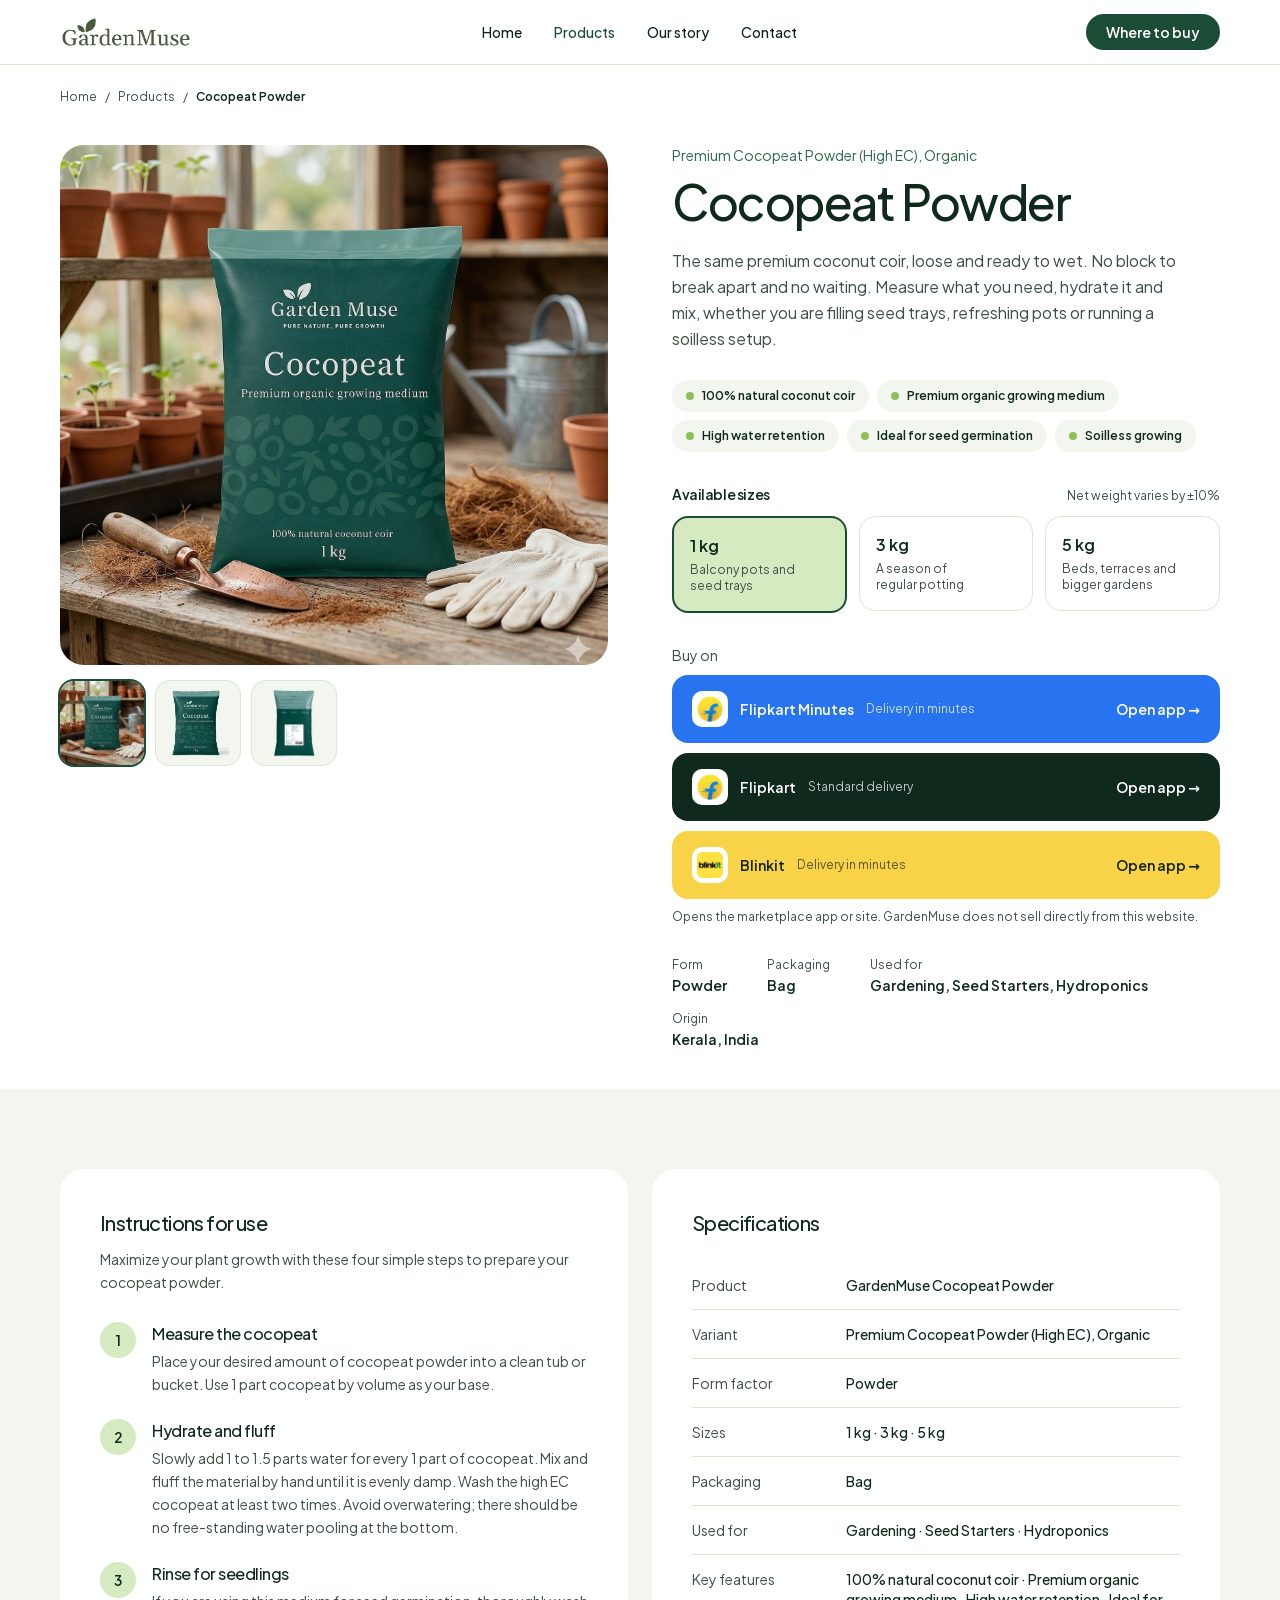
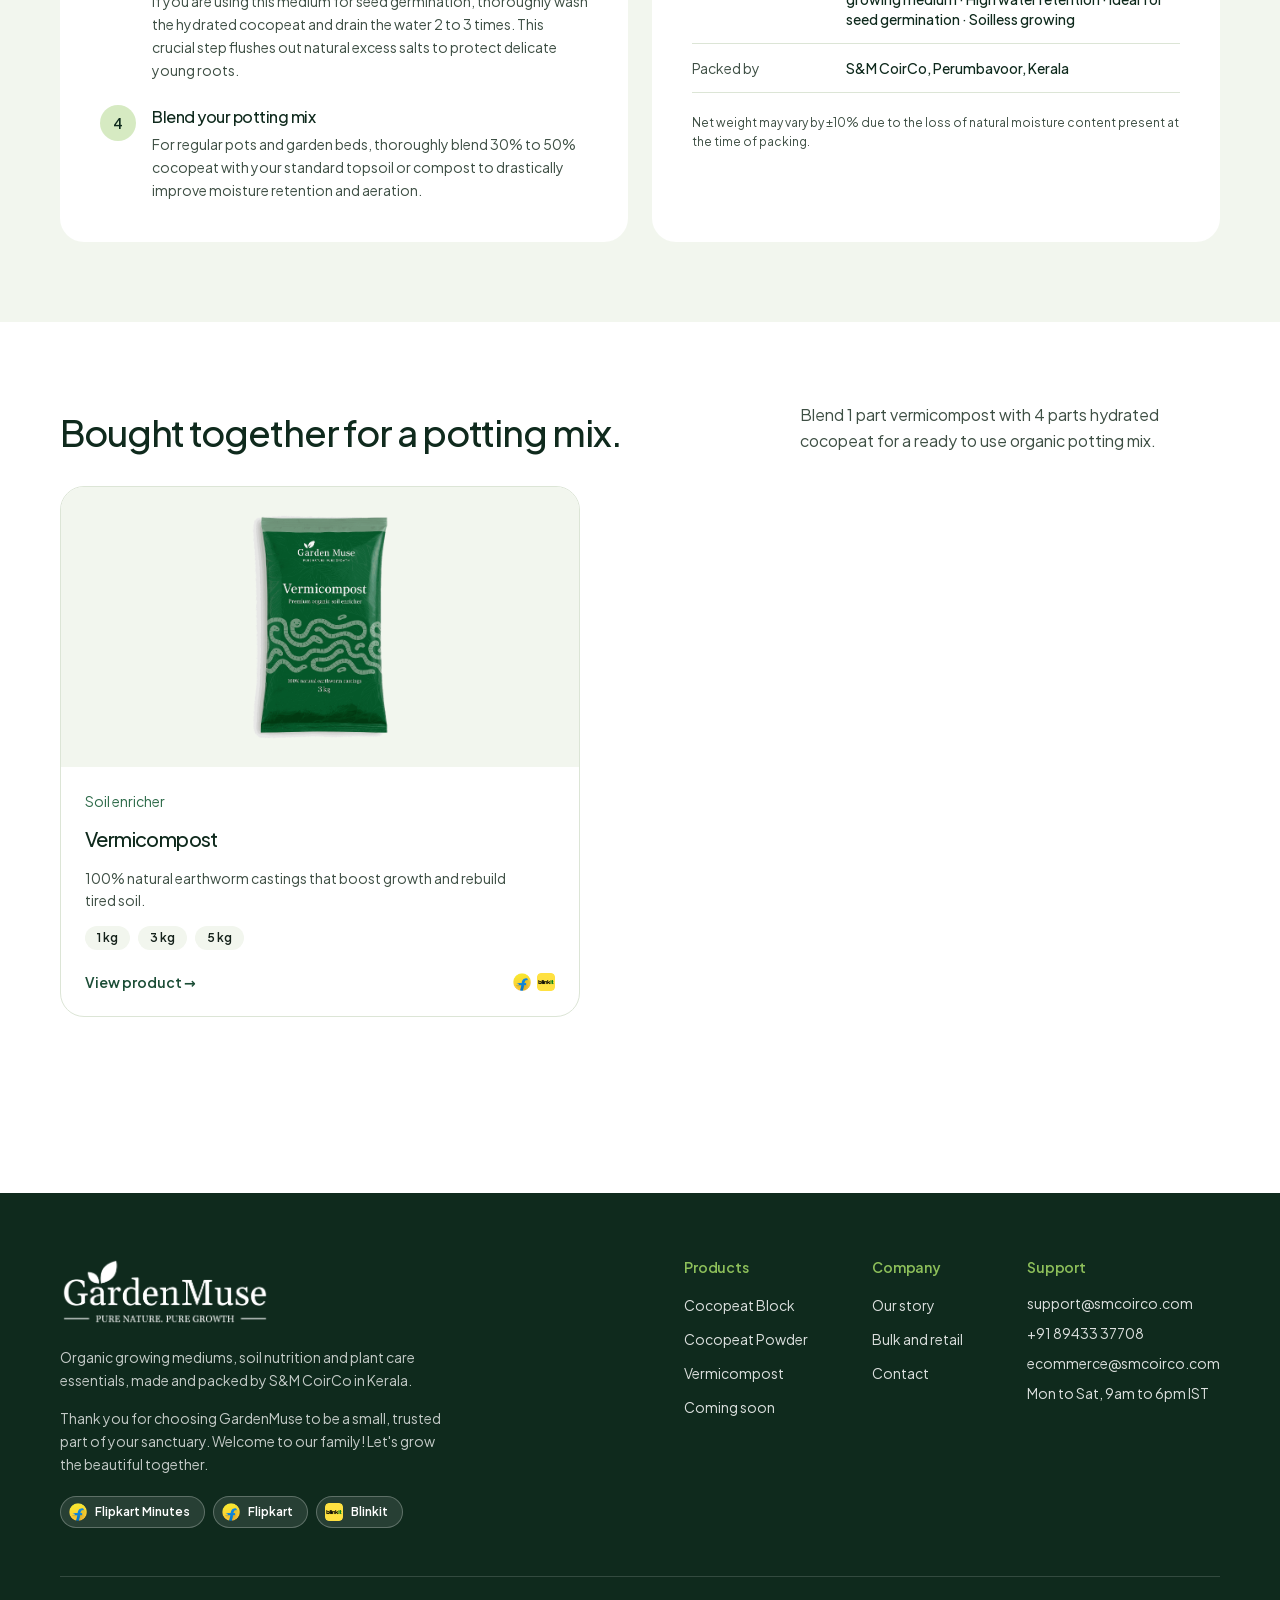
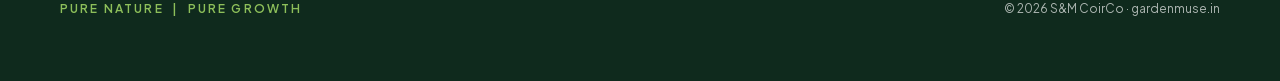
<file: products/cocopeat-powder/index.html>
<!DOCTYPE html><html lang="en-IN" class="plus_jakarta_sans_6cbc0d5f-module__dx4leq__variable"><head><meta charSet="utf-8"/><meta name="viewport" content="width=device-width, initial-scale=1"/><link rel="preload" href="/_next/static/media/fba5a26ea33df6a3-s.p.18rizl4rsrl42.woff2" as="font" crossorigin="" type="font/woff2"/><link rel="preload" as="image" href="/img/logo.png"/><link rel="preload" as="image" href="/img/scene-cocopeat-powder.jpg"/><link rel="stylesheet" href="/_next/static/chunks/0zbz6qk-yhjbc.css" data-precedence="next"/><link rel="preload" as="script" fetchPriority="low" href="/_next/static/chunks/3s6nzrbk-8mnv.js"/><script src="/_next/static/chunks/19mx3mg6lkumu.js" async=""></script><script src="/_next/static/chunks/1j_9b-l0n6u-t.js" async=""></script><script src="/_next/static/chunks/344n2zhqbh4pn.js" async=""></script><script src="/_next/static/chunks/turbopack-0wc1en2n1v2wu.js" async=""></script><script src="/_next/static/chunks/3fntmmi971322.js" async=""></script><script src="/_next/static/chunks/359fc2-me1p73.js" async=""></script><title>Cocopeat Powder · GardenMuse</title><meta name="description" content="The same premium coconut coir, loose and ready to wet. No block to break apart and no waiting. Measure what you need, hydrate it and mix, whether you are filling seed trays, refreshing pots or running a soilless setup."/><meta name="keywords" content="cocopeat and vermicompost mixture ratio,best potting soil combo for home garden,organic fertilizer and soil conditioner pack,coco peat block with vermi compost manure,ready to use organic soil mix for plants,chemical free organic plant growth promoter,how to mix soil cocopeat for pots,how to mix soil cocopeat vermicompost for pots,soilless hydroponics potting mix setup,organic growing medium for indoor plants,organic growing medium for balcony plants,cocopeat,GardenMuse cocopeat and vermicompost,Garden Muse organic potting mix combo,GardenMuse coco peat block and vermicompost fertilizer,Garden Muse soilless farming"/><meta name="robots" content="index, follow"/><meta property="og:title" content="Cocopeat Powder · GardenMuse"/><meta property="og:description" content="Ready-to-hydrate coir powder for pots, seed starters and hydroponics."/><meta name="twitter:card" content="summary"/><meta name="twitter:title" content="Cocopeat Powder · GardenMuse"/><meta name="twitter:description" content="Ready-to-hydrate coir powder for pots, seed starters and hydroponics."/><link rel="icon" href="/favicon.ico?favicon.1hb-abbyr32nn.ico" sizes="256x256" type="image/x-icon"/><link rel="apple-touch-icon" href="/apple-icon.png?apple-icon.447bbhrw1znoc.png" sizes="180x180" type="image/png"/><meta name="next-size-adjust" content=""/><script src="/_next/static/chunks/0cz1d0mv5g_q7.js" noModule=""></script></head><body><div hidden=""><!--$--><!--/$--></div><a href="#main" class="sr-only focus:not-sr-only focus:absolute focus:left-4 focus:top-4 focus:z-[100] focus:rounded-full focus:bg-forest-700 focus:px-5 focus:py-2.5 focus:text-sm focus:font-semibold focus:text-white">Skip to content</a><header class="sticky top-0 z-50 border-b border-line bg-white"><nav class="shell flex h-16 items-center justify-between gap-6" aria-label="Main"><a class="shrink-0" aria-label="GardenMuse home" href="/"><img alt="GardenMuse" width="132" height="33" decoding="async" data-nimg="1" style="color:transparent" src="/img/logo.png"/></a><ul class="hidden items-center gap-8 md:flex"><li><a class="text-sm font-medium transition-colors text-ink hover:text-forest-700" href="/">Home</a></li><li><a aria-current="page" class="text-sm font-medium transition-colors text-forest-700" href="/products/">Products</a></li><li><a class="text-sm font-medium transition-colors text-ink hover:text-forest-700" href="/story/">Our story</a></li><li><a class="text-sm font-medium transition-colors text-ink hover:text-forest-700" href="/contact/">Contact</a></li></ul><a class="rounded-full bg-forest-700 px-5 py-2 text-sm font-semibold text-white transition-colors hover:bg-forest-900" href="/products/">Where to buy</a></nav></header><main id="main"><script type="application/ld+json">{"@context":"https://schema.org","@type":"Product","name":"GardenMuse Cocopeat Powder","description":"The same premium coconut coir, loose and ready to wet. No block to break apart and no waiting. Measure what you need, hydrate it and mix, whether you are filling seed trays, refreshing pots or running a soilless setup.","brand":{"@type":"Brand","name":"GardenMuse"},"category":"Growing medium","material":"Coconut coir","manufacturer":{"@type":"Organization","name":"S&M CoirCo"},"additionalProperty":[{"@type":"PropertyValue","name":"Form factor","value":"Powder"},{"@type":"PropertyValue","name":"Packaging","value":"Bag"},{"@type":"PropertyValue","name":"Sizes","value":"1 kg, 3 kg, 5 kg"}]}</script><nav aria-label="Breadcrumb" class="shell pt-6"><ol class="flex flex-wrap items-center gap-2 text-xs text-ink-soft"><li><a class="hover:underline" href="/">Home</a></li><li aria-hidden="true">/</li><li><a class="hover:underline" href="/products/">Products</a></li><li aria-hidden="true">/</li><li class="font-semibold text-forest-900">Cocopeat Powder</li></ol></nav><section class="shell grid gap-12 py-8 lg:grid-cols-2 lg:gap-16 lg:py-10"><div><button type="button" aria-label="Enlarge Cocopeat Powder image 1 of 3" class="group relative block w-full cursor-zoom-in overflow-hidden rounded-[24px] bg-mist"><img alt="GardenMuse Cocopeat Powder in a potting shed" width="1000" height="900" decoding="async" data-nimg="1" class="h-[380px] w-full sm:h-[520px] object-cover" style="color:transparent" src="/img/scene-cocopeat-powder.jpg"/><span class="pointer-events-none absolute bottom-4 right-4 rounded-full bg-white/90 px-3 py-1.5 text-xs font-semibold text-forest-900 opacity-0 transition-opacity group-hover:opacity-100">Click to read the label</span></button><ul class="mt-4 flex flex-wrap gap-3"><li><button type="button" aria-label="Show Cocopeat Powder image 1" aria-pressed="true" class="block overflow-hidden rounded-[14px] bg-mist transition-shadow ring-2 ring-forest-700"><img alt="" loading="lazy" width="200" height="200" decoding="async" data-nimg="1" class="size-[72px] sm:size-[84px] object-cover" style="color:transparent" src="/img/scene-cocopeat-powder.jpg"/></button></li><li><button type="button" aria-label="Show Cocopeat Powder image 2" aria-pressed="false" class="block overflow-hidden rounded-[14px] bg-mist transition-shadow ring-1 ring-line hover:ring-forest-500"><img alt="" loading="lazy" width="200" height="200" decoding="async" data-nimg="1" class="size-[72px] sm:size-[84px] object-contain p-2" style="color:transparent" src="/img/cocopeat-powder.png"/></button></li><li><button type="button" aria-label="Show Cocopeat Powder image 3" aria-pressed="false" class="block overflow-hidden rounded-[14px] bg-mist transition-shadow ring-1 ring-line hover:ring-forest-500"><img alt="" loading="lazy" width="200" height="200" decoding="async" data-nimg="1" class="size-[72px] sm:size-[84px] object-contain p-2" style="color:transparent" src="/img/cocopeat-powder-1kg-back.png"/></button></li></ul></div><div><p class="text-sm text-forest-500">Premium Cocopeat Powder (High EC), Organic</p><h1 class="mt-3 text-[clamp(2rem,4.4vw,3rem)] leading-[1.06]">Cocopeat Powder</h1><p class="mt-5 text-base leading-relaxed text-ink-soft">The same premium coconut coir, loose and ready to wet. No block to break apart and no waiting. Measure what you need, hydrate it and mix, whether you are filling seed trays, refreshing pots or running a soilless setup.</p><ul class="mt-7 flex flex-wrap gap-2"><li class="inline-flex items-center gap-2 rounded-full bg-mist px-3.5 py-2 text-xs font-semibold text-forest-900"><span class="size-2 rounded-full bg-sprout" aria-hidden="true"></span>100% natural coconut coir</li><li class="inline-flex items-center gap-2 rounded-full bg-mist px-3.5 py-2 text-xs font-semibold text-forest-900"><span class="size-2 rounded-full bg-sprout" aria-hidden="true"></span>Premium organic growing medium</li><li class="inline-flex items-center gap-2 rounded-full bg-mist px-3.5 py-2 text-xs font-semibold text-forest-900"><span class="size-2 rounded-full bg-sprout" aria-hidden="true"></span>High water retention</li><li class="inline-flex items-center gap-2 rounded-full bg-mist px-3.5 py-2 text-xs font-semibold text-forest-900"><span class="size-2 rounded-full bg-sprout" aria-hidden="true"></span>Ideal for seed germination</li><li class="inline-flex items-center gap-2 rounded-full bg-mist px-3.5 py-2 text-xs font-semibold text-forest-900"><span class="size-2 rounded-full bg-sprout" aria-hidden="true"></span>Soilless growing</li></ul><div class="mt-8"><div class="flex flex-wrap items-baseline justify-between gap-2"><h2 class="text-sm font-semibold text-forest-900">Available sizes</h2><p class="text-xs text-ink-soft">Net weight varies by ±10%</p></div><ul role="radiogroup" aria-label="Cocopeat Powder sizes" class="mt-3 grid gap-3 sm:grid-cols-3"><li><button type="button" role="radio" aria-checked="true" class="w-full cursor-pointer rounded-[16px] p-4 text-left transition-colors border-2 border-forest-700 bg-sprout-200"><p class="text-base font-semibold text-forest-900">1 kg</p><p class="mt-1 text-xs leading-snug text-ink-soft">Balcony pots and seed trays</p></button></li><li><button type="button" role="radio" aria-checked="false" class="w-full cursor-pointer rounded-[16px] p-4 text-left transition-colors border border-line bg-white hover:border-forest-500 hover:bg-mist"><p class="text-base font-semibold text-forest-900">3 kg</p><p class="mt-1 text-xs leading-snug text-ink-soft">A season of regular potting</p></button></li><li><button type="button" role="radio" aria-checked="false" class="w-full cursor-pointer rounded-[16px] p-4 text-left transition-colors border border-line bg-white hover:border-forest-500 hover:bg-mist"><p class="text-base font-semibold text-forest-900">5 kg</p><p class="mt-1 text-xs leading-snug text-ink-soft">Beds, terraces and bigger gardens</p></button></li></ul></div><div class="mt-8"><div class="flex flex-col gap-2.5"><p class="text-sm text-ink-soft">Buy on</p><a href="https://www.flipkart.com/search?q=Garden%20Muse%20Cocopeat%20Powder%201%20kg" target="_blank" rel="noopener noreferrer" class="flex items-center justify-between gap-3 rounded-2xl px-5 py-4 transition-transform hover:-translate-y-0.5 bg-flipkart text-white"><span class="flex items-center gap-3"><span class="grid size-9 shrink-0 place-items-center rounded-[10px] bg-white p-1"><img alt="" aria-hidden="true" loading="lazy" width="52" height="52" decoding="async" data-nimg="1" class="shrink-0 rounded-[4px] object-contain" style="color:transparent;width:26px;height:26px" src="/img/market/flipkart.png"/></span><span class="text-sm font-semibold">Flipkart Minutes</span><span class="text-xs text-white/75">Delivery in minutes</span></span><span class="text-sm font-semibold">Open app <span aria-hidden="true">→</span></span></a><a href="https://www.flipkart.com/search?q=Garden%20Muse%20Cocopeat%20Powder%201%20kg" target="_blank" rel="noopener noreferrer" class="flex items-center justify-between gap-3 rounded-2xl px-5 py-4 transition-transform hover:-translate-y-0.5 bg-forest-900 text-white"><span class="flex items-center gap-3"><span class="grid size-9 shrink-0 place-items-center rounded-[10px] bg-white p-1"><img alt="" aria-hidden="true" loading="lazy" width="52" height="52" decoding="async" data-nimg="1" class="shrink-0 rounded-[4px] object-contain" style="color:transparent;width:26px;height:26px" src="/img/market/flipkart.png"/></span><span class="text-sm font-semibold">Flipkart</span><span class="text-xs text-white/75">Standard delivery</span></span><span class="text-sm font-semibold">Open app <span aria-hidden="true">→</span></span></a><a href="https://blinkit.com/s/?q=Garden%20Muse%20Cocopeat%20Powder%201%20kg" target="_blank" rel="noopener noreferrer" class="flex items-center justify-between gap-3 rounded-2xl px-5 py-4 transition-transform hover:-translate-y-0.5 bg-blinkit text-ink"><span class="flex items-center gap-3"><span class="grid size-9 shrink-0 place-items-center rounded-[10px] bg-white p-1"><img alt="" aria-hidden="true" loading="lazy" width="52" height="52" decoding="async" data-nimg="1" class="shrink-0 rounded-[4px] object-contain" style="color:transparent;width:26px;height:26px" src="/img/market/blinkit.png"/></span><span class="text-sm font-semibold">Blinkit</span><span class="text-xs text-ink/70">Delivery in minutes</span></span><span class="text-sm font-semibold">Open app <span aria-hidden="true">→</span></span></a><p class="text-xs text-ink-soft">Opens the marketplace app or site. GardenMuse does not sell directly from this website.</p></div></div><dl class="mt-8 flex flex-wrap gap-x-10 gap-y-4"><div><dt class="text-xs text-ink-soft">Form</dt><dd class="mt-0.5 text-sm font-semibold text-forest-900">Powder</dd></div><div><dt class="text-xs text-ink-soft">Packaging</dt><dd class="mt-0.5 text-sm font-semibold text-forest-900">Bag</dd></div><div><dt class="text-xs text-ink-soft">Used for</dt><dd class="mt-0.5 text-sm font-semibold text-forest-900">Gardening, Seed Starters, Hydroponics</dd></div><div><dt class="text-xs text-ink-soft">Origin</dt><dd class="mt-0.5 text-sm font-semibold text-forest-900">Kerala, India</dd></div></dl></div></section><section id="how-to-use" class="scroll-mt-16 bg-mist py-16 lg:py-20"><div class="shell grid gap-6 lg:grid-cols-2"><div class="rounded-[24px] bg-white p-8 sm:p-10"><h2 class="text-xl leading-snug">Instructions for use</h2><p class="mt-3 text-sm leading-relaxed text-ink-soft">Maximize your plant growth with these four simple steps to prepare your cocopeat powder.</p><ol class="mt-7 flex flex-col gap-6"><li class="flex gap-4"><span class="grid size-9 shrink-0 place-items-center rounded-full bg-sprout-200 text-sm font-semibold text-forest-900">1</span><div><h3 class="text-base">Measure the cocopeat</h3><p class="mt-1 text-sm leading-relaxed text-ink-soft">Place your desired amount of cocopeat powder into a clean tub or bucket. Use 1 part cocopeat by volume as your base.</p></div></li><li class="flex gap-4"><span class="grid size-9 shrink-0 place-items-center rounded-full bg-sprout-200 text-sm font-semibold text-forest-900">2</span><div><h3 class="text-base">Hydrate and fluff</h3><p class="mt-1 text-sm leading-relaxed text-ink-soft">Slowly add 1 to 1.5 parts water for every 1 part of cocopeat. Mix and fluff the material by hand until it is evenly damp. Wash the high EC cocopeat at least two times. Avoid overwatering; there should be no free-standing water pooling at the bottom.</p></div></li><li class="flex gap-4"><span class="grid size-9 shrink-0 place-items-center rounded-full bg-sprout-200 text-sm font-semibold text-forest-900">3</span><div><h3 class="text-base">Rinse for seedlings</h3><p class="mt-1 text-sm leading-relaxed text-ink-soft">If you are using this medium for seed germination, thoroughly wash the hydrated cocopeat and drain the water 2 to 3 times. This crucial step flushes out natural excess salts to protect delicate young roots.</p></div></li><li class="flex gap-4"><span class="grid size-9 shrink-0 place-items-center rounded-full bg-sprout-200 text-sm font-semibold text-forest-900">4</span><div><h3 class="text-base">Blend your potting mix</h3><p class="mt-1 text-sm leading-relaxed text-ink-soft">For regular pots and garden beds, thoroughly blend 30% to 50% cocopeat with your standard topsoil or compost to drastically improve moisture retention and aeration.</p></div></li></ol></div><div class="rounded-[24px] bg-white p-8 sm:p-10"><h2 class="text-xl">Specifications</h2><dl class="mt-6"><div class="flex flex-col gap-1 border-b border-line py-3.5 sm:flex-row sm:gap-6"><dt class="w-[130px] shrink-0 text-sm text-ink-soft">Product</dt><dd class="text-sm font-medium text-forest-900">GardenMuse Cocopeat Powder</dd></div><div class="flex flex-col gap-1 border-b border-line py-3.5 sm:flex-row sm:gap-6"><dt class="w-[130px] shrink-0 text-sm text-ink-soft">Variant</dt><dd class="text-sm font-medium text-forest-900">Premium Cocopeat Powder (High EC), Organic</dd></div><div class="flex flex-col gap-1 border-b border-line py-3.5 sm:flex-row sm:gap-6"><dt class="w-[130px] shrink-0 text-sm text-ink-soft">Form factor</dt><dd class="text-sm font-medium text-forest-900">Powder</dd></div><div class="flex flex-col gap-1 border-b border-line py-3.5 sm:flex-row sm:gap-6"><dt class="w-[130px] shrink-0 text-sm text-ink-soft">Sizes</dt><dd class="text-sm font-medium text-forest-900">1 kg · 3 kg · 5 kg</dd></div><div class="flex flex-col gap-1 border-b border-line py-3.5 sm:flex-row sm:gap-6"><dt class="w-[130px] shrink-0 text-sm text-ink-soft">Packaging</dt><dd class="text-sm font-medium text-forest-900">Bag</dd></div><div class="flex flex-col gap-1 border-b border-line py-3.5 sm:flex-row sm:gap-6"><dt class="w-[130px] shrink-0 text-sm text-ink-soft">Used for</dt><dd class="text-sm font-medium text-forest-900">Gardening · Seed Starters · Hydroponics</dd></div><div class="flex flex-col gap-1 border-b border-line py-3.5 sm:flex-row sm:gap-6"><dt class="w-[130px] shrink-0 text-sm text-ink-soft">Key features</dt><dd class="text-sm font-medium text-forest-900">100% natural coconut coir · Premium organic growing medium · High water retention · Ideal for seed germination · Soilless growing</dd></div><div class="flex flex-col gap-1 border-b border-line py-3.5 sm:flex-row sm:gap-6"><dt class="w-[130px] shrink-0 text-sm text-ink-soft">Packed by</dt><dd class="text-sm font-medium text-forest-900">S&amp;M CoirCo, Perumbavoor, Kerala</dd></div></dl><p class="mt-5 text-xs leading-relaxed text-ink-soft">Net weight may vary by ±10% due to the loss of natural moisture content present at the time of packing.</p></div></div></section><section class="shell py-16 lg:py-20"><div class="flex flex-col gap-6 lg:flex-row lg:items-end lg:justify-between"><h2 class="text-[clamp(1.7rem,3.2vw,2.3rem)] leading-[1.12]">Bought together for a potting mix.</h2><p class="max-w-[420px] text-base leading-relaxed text-ink-soft">Blend 1 part vermicompost with 4 parts hydrated cocopeat for a ready to use organic potting mix.</p></div><ul class="mt-8 grid gap-6 max-w-[520px]"><li><article class="group flex h-full flex-col overflow-hidden rounded-[24px] border border-line bg-white transition-shadow hover:card-shadow"><a class="block bg-mist" href="/products/vermicompost/"><img alt="Vermicompost pack" loading="lazy" width="800" height="700" decoding="async" data-nimg="1" class="h-[280px] w-full object-contain p-6 transition-transform duration-500 group-hover:scale-[1.03]" style="color:transparent" src="/img/vermicompost-3kg.png"/></a><div class="flex flex-1 flex-col gap-3.5 p-6"><p class="text-sm text-forest-500">Soil enricher</p><h3 class="text-xl"><a class="hover:underline" href="/products/vermicompost/">Vermicompost</a></h3><p class="text-sm leading-relaxed text-ink-soft">100% natural earthworm castings that boost growth and rebuild tired soil.</p><ul class="flex flex-wrap gap-2"><li class="rounded-full bg-mist px-3 py-1 text-xs font-semibold text-ink">1 kg</li><li class="rounded-full bg-mist px-3 py-1 text-xs font-semibold text-ink">3 kg</li><li class="rounded-full bg-mist px-3 py-1 text-xs font-semibold text-ink">5 kg</li></ul><div class="mt-auto flex items-center justify-between gap-3 pt-2"><a class="text-sm font-semibold text-forest-700 hover:underline" href="/products/vermicompost/">View product <span aria-hidden="true">→</span></a><span class="flex items-center gap-1.5" aria-hidden="true"><img alt="" aria-hidden="true" loading="lazy" width="36" height="36" decoding="async" data-nimg="1" class="shrink-0 rounded-[4px] object-contain" style="color:transparent;width:18px;height:18px" src="/img/market/flipkart.png"/><img alt="" aria-hidden="true" loading="lazy" width="36" height="36" decoding="async" data-nimg="1" class="shrink-0 rounded-[4px] object-contain" style="color:transparent;width:18px;height:18px" src="/img/market/blinkit.png"/></span></div></div></article></li></ul></section></main><footer class="mt-24 bg-forest-900 text-white"><div class="shell py-16"><div class="flex flex-col gap-12 lg:flex-row lg:justify-between"><div class="max-w-sm"><img alt="GardenMuse" loading="lazy" width="210" height="66" decoding="async" data-nimg="1" style="color:transparent" src="/img/logo-full-white.png"/><p class="mt-5 text-sm leading-relaxed text-white/75">Organic growing mediums, soil nutrition and plant care essentials, made and packed by<!-- --> <!-- -->S&amp;M CoirCo<!-- --> in Kerala.</p><p class="mt-4 text-sm leading-relaxed text-white/75">Thank you for choosing GardenMuse to be a small, trusted part of your sanctuary. Welcome to our family! Let&#x27;s grow the beautiful together.</p><div class="mt-5"><ul class="flex flex-wrap gap-2"><li class="inline-flex items-center gap-2 rounded-full border border-white/25 bg-white/10 py-1.5 pl-2 pr-3.5 text-xs font-semibold text-white"><img alt="" aria-hidden="true" loading="lazy" width="36" height="36" decoding="async" data-nimg="1" class="shrink-0 rounded-[4px] object-contain" style="color:transparent;width:18px;height:18px" src="/img/market/flipkart.png"/>Flipkart Minutes</li><li class="inline-flex items-center gap-2 rounded-full border border-white/25 bg-white/10 py-1.5 pl-2 pr-3.5 text-xs font-semibold text-white"><img alt="" aria-hidden="true" loading="lazy" width="36" height="36" decoding="async" data-nimg="1" class="shrink-0 rounded-[4px] object-contain" style="color:transparent;width:18px;height:18px" src="/img/market/flipkart.png"/>Flipkart</li><li class="inline-flex items-center gap-2 rounded-full border border-white/25 bg-white/10 py-1.5 pl-2 pr-3.5 text-xs font-semibold text-white"><img alt="" aria-hidden="true" loading="lazy" width="36" height="36" decoding="async" data-nimg="1" class="shrink-0 rounded-[4px] object-contain" style="color:transparent;width:18px;height:18px" src="/img/market/blinkit.png"/>Blinkit</li></ul></div></div><div class="flex flex-wrap gap-12 sm:gap-16"><div><h4 class="text-sm font-semibold text-sprout">Products</h4><ul class="mt-4 flex flex-col gap-2.5"><li><a class="text-sm text-white/85 hover:text-white hover:underline" href="/products/cocopeat-block/">Cocopeat Block</a></li><li><a class="text-sm text-white/85 hover:text-white hover:underline" href="/products/cocopeat-powder/">Cocopeat Powder</a></li><li><a class="text-sm text-white/85 hover:text-white hover:underline" href="/products/vermicompost/">Vermicompost</a></li><li><a class="text-sm text-white/85 hover:text-white hover:underline" href="/products/#coming-soon">Coming soon</a></li></ul></div><div><h4 class="text-sm font-semibold text-sprout">Company</h4><ul class="mt-4 flex flex-col gap-2.5"><li><a class="text-sm text-white/85 hover:text-white hover:underline" href="/story/">Our story</a></li><li><a class="text-sm text-white/85 hover:text-white hover:underline" href="/contact/#bulk">Bulk and retail</a></li><li><a class="text-sm text-white/85 hover:text-white hover:underline" href="/contact/">Contact</a></li></ul></div><div><h4 class="text-sm font-semibold text-sprout">Support</h4><ul class="mt-4 flex flex-col gap-2.5 text-sm text-white/85"><li><a href="mailto:support@smcoirco.com" class="hover:text-white hover:underline">support@smcoirco.com</a></li><li><a href="tel:+918943337708" class="hover:text-white hover:underline">+91 89433 37708</a></li><li><a href="mailto:ecommerce@smcoirco.com" class="hover:text-white hover:underline">ecommerce@smcoirco.com</a></li><li>Mon to Sat, 9am to 6pm IST</li></ul></div></div></div><div class="mt-12 h-px bg-white/15"></div><div class="mt-6 flex flex-col gap-3 text-xs text-white/65 sm:flex-row sm:items-center sm:justify-between"><p class="font-semibold tracking-[0.18em] text-sprout uppercase">Pure nature  |  Pure growth</p><p>© <!-- -->2026<!-- --> <!-- -->S&amp;M CoirCo<!-- --> · <!-- -->gardenmuse.in</p></div></div></footer><!--$--><!--/$--><script src="/_next/static/chunks/3s6nzrbk-8mnv.js" id="_R_" async=""></script><script>(self.__next_f=self.__next_f||[]).push([0])</script><script>self.__next_f.push([1,"1:\"$Sreact.fragment\"\n2:I[39756,[\"/_next/static/chunks/3fntmmi971322.js\"],\"default\"]\n3:I[37457,[\"/_next/static/chunks/3fntmmi971322.js\"],\"default\"]\n5:I[97367,[\"/_next/static/chunks/3fntmmi971322.js\"],\"OutletBoundary\"]\n6:\"$Sreact.suspense\"\n9:I[97367,[\"/_next/static/chunks/3fntmmi971322.js\"],\"ViewportBoundary\"]\nb:I[97367,[\"/_next/static/chunks/3fntmmi971322.js\"],\"MetadataBoundary\"]\nd:I[68027,[\"/_next/static/chunks/3fntmmi971322.js\"],\"default\",1]\n:HL[\"/_next/static/chunks/0zbz6qk-yhjbc.css\",\"style\"]\n:HL[\"/_next/static/media/fba5a26ea33df6a3-s.p.18rizl4rsrl42.woff2\",\"font\",{\"crossOrigin\":\"\",\"type\":\"font/woff2\"}]\n8:X\n0:{\"P\":null,\"c\":[\"\",\"products\",\"cocopeat-powder\",\"\"],\"q\":\"\",\"i\":false,\"f\":[[[\"\",{\"children\":[\"products\",{\"children\":[[\"slug\",\"cocopeat-powder\",\"d\",[]],{\"children\":[\"__PAGE__\",{},\"$undefined\",\"$undefined\",4608]},\"$undefined\",\"$undefined\",4608]},\"$undefined\",\"$undefined\",4608]},\"$undefined\",\"$undefined\",4624],[[\"$\",\"$1\",\"c\",{\"children\":[[[\"$\",\"link\",\"0\",{\"rel\":\"stylesheet\",\"href\":\"/_next/static/chunks/0zbz6qk-yhjbc.css\",\"precedence\":\"next\",\"crossOrigin\":\"$undefined\",\"nonce\":\"$undefined\"}],[\"$\",\"script\",\"script-0\",{\"src\":\"/_next/static/chunks/3fntmmi971322.js\",\"async\":true,\"nonce\":\"$undefined\"}]],[\"$\",\"html\",null,{\"lang\":\"en-IN\",\"className\":\"plus_jakarta_sans_6cbc0d5f-module__dx4leq__variable\",\"children\":[\"$\",\"body\",null,{\"children\":[[\"$\",\"a\",null,{\"href\":\"#main\",\"className\":\"sr-only focus:not-sr-only focus:absolute focus:left-4 focus:top-4 focus:z-[100] focus:rounded-full focus:bg-forest-700 focus:px-5 focus:py-2.5 focus:text-sm focus:font-semibold focus:text-white\",\"children\":\"Skip to content\"}],[\"$\",\"$L2\",null,{\"parallelRouterKey\":\"children\",\"error\":\"$undefined\",\"errorStyles\":\"$undefined\",\"errorScripts\":\"$undefined\",\"template\":[\"$\",\"$L3\",null,{}],\"templateStyles\":\"$undefined\",\"templateScripts\":\"$undefined\",\"notFound\":[[[\"$\",\"title\",null,{\"children\":\"404: This page could not be found.\"}],[\"$\",\"div\",null,{\"style\":{\"fontFamily\":\"system-ui,\\\"Segoe UI\\\",Roboto,Helvetica,Arial,sans-serif,\\\"Apple Color Emoji\\\",\\\"Segoe UI Emoji\\\"\",\"height\":\"100vh\",\"textAlign\":\"center\",\"display\":\"flex\",\"flexDirection\":\"column\",\"alignItems\":\"center\",\"justifyContent\":\"center\"},\"children\":[\"$\",\"div\",null,{\"children\":[[\"$\",\"style\",null,{\"dangerouslySetInnerHTML\":{\"__html\":\"body{color:#000;background:#fff;margin:0}.next-error-h1{border-right:1px solid rgba(0,0,0,.3)}@media (prefers-color-scheme:dark){body{color:#fff;background:#000}.next-error-h1{border-right:1px solid rgba(255,255,255,.3)}}\"}}],[\"$\",\"h1\",null,{\"className\":\"next-error-h1\",\"style\":{\"display\":\"inline-block\",\"margin\":\"0 20px 0 0\",\"padding\":\"0 23px 0 0\",\"fontSize\":24,\"fontWeight\":500,\"verticalAlign\":\"top\",\"lineHeight\":\"49px\"},\"children\":404}],[\"$\",\"div\",null,{\"style\":{\"display\":\"inline-block\"},\"children\":[\"$\",\"h2\",null,{\"style\":{\"fontSize\":14,\"fontWeight\":400,\"lineHeight\":\"49px\",\"margin\":0},\"children\":\"This page could not be found.\"}]}]]}]}]],[]],\"forbidden\":\"$undefined\",\"unauthorized\":\"$undefined\"}]]}]}]]}],{\"children\":[[\"$\",\"$1\",\"c\",{\"children\":[null,[\"$\",\"$L2\",null,{\"parallelRouterKey\":\"children\",\"error\":\"$undefined\",\"errorStyles\":\"$undefined\",\"errorScripts\":\"$undefined\",\"template\":[\"$\",\"$L3\",null,{}],\"templateStyles\":\"$undefined\",\"templateScripts\":\"$undefined\",\"notFound\":\"$undefined\",\"forbidden\":\"$undefined\",\"unauthorized\":\"$undefined\"}]]}],{\"children\":[[\"$\",\"$1\",\"c\",{\"children\":[null,[\"$\",\"$L2\",null,{\"parallelRouterKey\":\"children\",\"error\":\"$undefined\",\"errorStyles\":\"$undefined\",\"errorScripts\":\"$undefined\",\"template\":[\"$\",\"$L3\",null,{}],\"templateStyles\":\"$undefined\",\"templateScripts\":\"$undefined\",\"notFound\":\"$undefined\",\"forbidden\":\"$undefined\",\"unauthorized\":\"$undefined\"}]]}],{\"children\":[[\"$\",\"$1\",\"c\",{\"children\":[\"$L4\",[[\"$\",\"script\",\"script-0\",{\"src\":\"/_next/static/chunks/359fc2-me1p73.js\",\"async\":true,\"nonce\":\"$undefined\"}]],[\"$\",\"$L5\",null,{\"children\":[\"$\",\"$6\",null,{\"name\":\"Next.MetadataOutlet\",\"children\":\"$@7\"}]}]]}],{},null,false,null]},null,false,\"$8\"]},null,false,\"$8\"]},null,false,null],[\"$\",\"$1\",\"h\",{\"children\":[null,[\"$\",\"$L9\",null,{\"children\":\"$La\"}],[\"$\",\"div\",null,{\"hidden\":true,\"children\":[\"$\",\"$Lb\",null,{\"children\":[\"$\",\"$6\",null,{\"name\":\"Next.Metadata\",\"children\":\"$Lc\"}]}]}],[\"$\",\"meta\",null,{\"name\":\"next-size-adjust\",\"content\":\"\"}]]}],false]],\"m\":\"$undefined\",\"G\":[\"$d\",[[\"$\",\"link\",\"0\",{\"rel\":\"stylesheet\",\"href\":\"/_next/static/chunks/0zbz6qk-yhjbc.css\",\"precedence\":\"next\",\"crossOrigin\":\"$undefined\",\"nonce\":\"$undefined\"}]]],\"S\":true,\"h\":null,\"r\":\"$undefined\",\"s\":\"$undefined\",\"a\":\"$undefined\",\"l\":\"$undefined\",\"p\":\"$undefined\",\"d\":\"$undefined\",\"b\":\"I_aGQyloeDHl6LxrprlEI\"}\ne:I[22016,[\"/_next/static/chunks/3fntmmi971322.js\",\"/_next/static/chunks/359fc2-me1p73.js\"],\"\"]\nf:I[5500,[\"/_next/static/chunks/3fntmmi971322.js\",\"/_next/static/chunks/359fc2-me1p73.js\"],\"Image\"]\n10:I[9924,[\"/_next/static/chunks/3fntmmi971322.js\",\"/_next/static/chunks/359fc2-me1p73.js\"],\"HashScroll\"]\n11:I[39666,[\"/_next/static/chunks/3fntmmi971322.js\",\"/_next/static/chunks/359fc2-me1p73.js\"],\"SizeProvider\"]\n12:I[76037,[\"/_next/static/chunks/3fntmmi971322.js\",\"/_next/static/chunks/359fc2-me1p73.js\"],\"Gallery\"]\n8:C\n4:[[\"$\",\"header\",null,{\"className\":\"sticky top-0 z-50 border-b border-line bg-white\",\"children\":[\"$\",\"nav\",null,{\"className\":\"shell flex h-16 items-center justify-between gap-6\",\"aria-label\":\"Main\",\"children\":[[\"$\",\"$Le\",null,{\"href\":\"/\",\"className\":\"shrink-0\",\"aria-label\":\"GardenMuse home\",\"children\":[\"$\",\"$Lf\",null,{\"src\":\"/img/logo.png\",\"alt\":\"GardenMuse\",\"width\":132,\"height\":33,\"priority\":true}]}],[\"$\",\"ul\",null,{\"className\":\"hidden items-center gap-8 md:flex\",\"children\":[[\"$\",\"li\",\"/\",{\"children\":[\"$\",\"$Le\",null,{\"href\":\"/\",\"aria-current\":\"$undefined\",\"className\":\"text-sm font-medium transition-colors text-ink hover:text-forest-700\",\"children\":\"Home\"}]}],[\"$\",\"li\",\"/products\",{\"children\":[\"$\",\"$Le\",null,{\"href\":\"/products\",\"aria-current\":\"page\",\"className\":\"text-sm font-medium transition-colors text-forest-700\",\"children\":\"Products\"}]}],[\"$\",\"li\",\"/story\",{\"children\":[\"$\",\"$Le\",null,{\"href\":\"/story\",\"aria-current\":\"$undefined\",\"className\":\"text-sm font-medium transition-colors text-ink hover:text-forest-700\",\"children\":\"Our story\"}]}],[\"$\",\"li\",\"/contact\",{\"children\":[\"$\",\"$Le\",null,{\"href\":\"/contact\",\"aria-current\":\"$undefined\",\"className\":\"text-sm font-medium transition-colors text-ink hover:text-forest-700\",\"children\":\"Contact\"}]}]]}],[\"$\",\"$Le\",null,{\"href\":\"/products\",\"className\":\"rounded-full bg-forest-700 px-5 py-2 text-sm font-semibold text-white transition-colors hover:bg-forest-900\",\"children\":\"Where to buy\"}]]}]}],[\"$\",\"main\",null,{\"id\":\"main\",\"children\":[[\"$\",\"$L10\",null,{}],[\"$\",\"script\",null,{\"type\":\"application/ld+json\",\"dangerouslySetInnerHTML\":{\"__html\":\"{\\\"@context\\\":\\\"https://schema.org\\\",\\\"@type\\\":\\\"Product\\\",\\\"name\\\":\\\"GardenMuse Cocopeat Powder\\\",\\\"description\\\":\\\"The same premium coconut coir, loose and ready to wet. No block to break apart and no waiting. Measure what you need, hydrate it and mix, whether you are filling seed trays, refreshing pots or running a soilless setup.\\\",\\\"brand\\\":{\\\"@type\\\":\\\"Brand\\\",\\\"name\\\":\\\"GardenMuse\\\"},\\\"category\\\":\\\"Growing medium\\\",\\\"material\\\":\\\"Coconut coir\\\",\\\"manufacturer\\\":{\\\"@type\\\":\\\"Organization\\\",\\\"name\\\":\\\"S\u0026M CoirCo\\\"},\\\"additionalProperty\\\":[{\\\"@type\\\":\\\"PropertyValue\\\",\\\"name\\\":\\\"Form factor\\\",\\\"value\\\":\\\"Powder\\\"},{\\\"@type\\\":\\\"PropertyValue\\\",\\\"name\\\":\\\"Packaging\\\",\\\"value\\\":\\\"Bag\\\"},{\\\"@type\\\":\\\"PropertyValue\\\",\\\"name\\\":\\\"Sizes\\\",\\\"value\\\":\\\"1 kg, 3 kg, 5 kg\\\"}]}\"}}],[\"$\",\"nav\",null,{\"aria-label\":\"Breadcrumb\",\"className\":\"shell pt-6\",\"children\":[\"$\",\"ol\",null,{\"className\":\"flex flex-wrap items-center gap-2 text-xs text-ink-soft\",\"children\":[[\"$\",\"li\",null,{\"children\":[\"$\",\"$Le\",null,{\"href\":\"/\",\"className\":\"hover:underline\",\"children\":\"Home\"}]}],[\"$\",\"li\",null,{\"aria-hidden\":true,\"children\":\"/\"}],[\"$\",\"li\",null,{\"children\":[\"$\",\"$Le\",null,{\"href\":\"/products\",\"className\":\"hover:underline\",\"children\":\"Products\"}]}],[\"$\",\"li\",null,{\"aria-hidden\":true,\"children\":\"/\"}],[\"$\",\"li\",null,{\"className\":\"font-semibold text-forest-900\",\"children\":\"Cocopeat Powder\"}]]}]}],[\"$\",\"$L11\",null,{\"children\":[\"$\",\"section\",null,{\"className\":\"shell grid gap-12 py-8 lg:grid-cols-2 lg:gap-16 lg:py-10\",\"children\":[[\"$\",\"$L12\",null,{\"product\":{\"slug\":\"cocopeat-powder\",\"fullName\":\"GardenMuse Cocopeat Powder\",\"name\":\"Cocopeat Powder\",\"variant\":\"Premium Cocopeat Powder (High EC), Organic\",\"category\":\"Growing medium\",\"categoryGroup\":\"growing-mediums\",\"blurb\":\"Ready-to-hydrate coir powder for pots, seed starters and hydroponics.\",\"intro\":\"The same premium coconut coir, loose and ready to wet. No block to break apart and no waiting. Measure what you need, hydrate it and mix, whether you are filling seed trays, refreshing pots or running a soilless setup.\",\"usedFor\":[\"Gardening\",\"Seed Starters\",\"Hydroponics\"],\"features\":[\"100% natural coconut coir\",\"Premium organic growing medium\",\"High water retention\",\"Ideal for seed germination\",\"Soilless growing\"],\"form\":\"Powder\",\"packaging\":\"Bag\",\"sizes\":[{\"label\":\"1 kg\",\"suits\":\"Balcony pots and seed trays\",\"image\":\"/img/cocopeat-powder.png\",\"gallery\":[{\"src\":\"/img/scene-cocopeat-powder.jpg\",\"alt\":\"GardenMuse Cocopeat Powder in a potting shed\",\"kind\":\"scene\"},{\"src\":\"/img/cocopeat-powder.png\",\"alt\":\"Cocopeat Powder 1 kg, front\",\"kind\":\"pack\"},{\"src\":\"/img/cocopeat-powder-1kg-back.png\",\"alt\":\"Cocopeat Powder 1 kg, back\",\"kind\":\"pack\"}]},{\"label\":\"3 kg\",\"suits\":\"A season of regular potting\",\"image\":\"/img/cocopeat-powder.png\",\"gallery\":[{\"src\":\"/img/cocopeat-powder.png\",\"alt\":\"Cocopeat Powder, front\",\"kind\":\"pack\"},{\"src\":\"/img/cocopeat-powder-3kg-back.png\",\"alt\":\"Cocopeat Powder 3 kg, back\",\"kind\":\"pack\"}]},{\"label\":\"5 kg\",\"suits\":\"Beds, terraces and bigger gardens\",\"image\":\"/img/cocopeat-powder.png\",\"gallery\":[{\"src\":\"/img/cocopeat-powder.png\",\"alt\":\"Cocopeat Powder, front\",\"kind\":\"pack\"},{\"src\":\"/img/cocopeat-powder-5kg-back.png\",\"alt\":\"Cocopeat Powder 5 kg, back\",\"kind\":\"pack\"}]}],\"instructions\":{\"title\":\"Instructions for use\",\"intro\":\"Maximize your plant growth with these four simple steps to prepare your cocopeat powder.\",\"steps\":[{\"title\":\"Measure the cocopeat\",\"body\":\"Place your desired amount of cocopeat powder into a clean tub or bucket. Use 1 part cocopeat by volume as your base.\"},{\"title\":\"Hydrate and fluff\",\"body\":\"Slowly add 1 to 1.5 parts water for every 1 part of cocopeat. Mix and fluff the material by hand until it is evenly damp. Wash the high EC cocopeat at least two times. Avoid overwatering; there should be no free-standing water pooling at the bottom.\"},{\"title\":\"Rinse for seedlings\",\"body\":\"If you are using this medium for seed germination, thoroughly wash the hydrated cocopeat and drain the water 2 to 3 times. This crucial step flushes out natural excess salts to protect delicate young roots.\"},{\"title\":\"Blend your potting mix\",\"body\":\"For regular pots and garden beds, thoroughly blend 30% to 50% cocopeat with your standard topsoil or compost to drastically improve moisture retention and aeration.\"}]},\"note\":\"Net weight may vary by ±10% due to the loss of natural moisture content present at the time of packing.\",\"heroImage\":\"/img/cocopeat-powder.png\"}}],\"$L13\"]}]}],\"$L14\",\"$L15\"]}],\"$L16\"]\n17:I[44990,[\"/_next/static/chunks/3fntmmi971322.js\",\"/_next/static/chunks/359fc2-me1p73.js\"],\"BuyPanel\"]\n13:[\"$\",\"div\",null,{\"children\":[[\"$\",\"p\",null,{\"className\":\"text-sm text-forest-500\",\"children\":\"Premium Cocopeat Powder (High EC), Organic\"}],[\"$\",\"h1\",null,{\"className\":\"mt-3 text-[clamp(2rem,4.4vw,3rem)] leading-[1.06]\",\"children\":\"Cocopeat Powder\"}],[\"$\",\"p\",null,{\"className\":\"mt-5 text-base leading-relaxed text-ink-soft\",\"children\":\"The same premium coconut coir, loose and ready to wet. No block to break apart and no waiting. Measure what you need, hydrate it and mix, whether you are filling seed trays, refreshing pots or running a soilless setup.\"}],[\"$\",\"ul\",null,{\"className\":\"mt-7 flex flex-wrap gap-2\",\"children\":[[\"$\",\"li\",\"100% natural coconut coir\",{\"className\":\"inline-flex items-center gap-2 rounded-full bg-mist px-3.5 py-2 text-xs font-semibold text-forest-900\",\"children\":[[\"$\",\"span\",null,{\"className\":\"size-2 rounded-full bg-sprout\",\"aria-hidden\":true}],\"100% natural coconut coir\"]}],[\"$\",\"li\",\"Premium organic growing medium\",{\"className\":\"inline-flex items-center gap-2 rounded-full bg-mist px-3.5 py-2 text-xs font-semibold text-forest-900\",\"children\":[[\"$\",\"span\",null,{\"className\":\"size-2 rounded-full bg-sprout\",\"aria-hidden\":true}],\"Premium organic growing medium\"]}],[\"$\",\"li\",\"High water retention\",{\"className\":\"inline-flex items-center gap-2 rounded-full bg-mist px-3.5 py-2 text-xs font-semibold text-forest-900\",\"children\":[[\"$\",\"span\",null,{\"className\":\"size-2 rounded-full bg-sprout\",\"aria-hidden\":true}],\"High water retention\"]}],[\"$\",\"li\",\"Ideal for seed germination\",{\"className\":\"inline-flex items-center gap-2 rounded-full bg-mist px-3.5 py-2 text-xs font-semibold text-forest-900\",\"children\":[[\"$\",\"span\",null,{\"className\":\"size-2 rounded-full bg-sprout\",\"aria-hidden\":true}],\"Ideal for seed germination\"]}],[\"$\",\"li\",\"Soilless growing\",{\"className\":\"inline-flex items-center gap-2 rounded-full bg-mist px-3.5 py-2 text-xs font-semibold text-forest-900\",\"children\":[[\"$\",\"span\",null,{\"className\":\"size-2 rounded-full bg-sprout\",\"aria-hidden\":true}],\"Soilless growing\"]}]]}],[\"$\",\"$L17\",null,{\"product\":\"$4:1:props:children:3:props:children:props:children:0:props:product\"}],[\"$\",\"dl\",null,{\"className\":\"mt-8 flex flex-wrap gap-x-10 gap-y-4\",\"children\":[[\"$\",\"div\",\"Form\",{\"children\":[[\"$\",\"dt\",null,{\"className\":\"text-xs text-ink-soft\",\"children\":\"Form\"}],[\"$\",\"dd\",null,{\"className\":\"mt-0.5 text-sm font-semibold text-forest-900\",\"children\":\"Powder\"}]]}],[\"$\",\"div\",\"Packaging\",{\"children\":[[\"$\",\"dt\",null,{\"className\":\"text-xs text-ink-soft\",\"children\":\"Packaging\"}],[\"$\",\"dd\",null,{\"className\":\"mt-0.5 text-sm font-semibold text-forest-900\",\"children\":\"Bag\"}]]}],[\"$\",\"div\",\"Used for\",{\"children\":[[\"$\",\"dt\",null,{\"className\":\"text-xs text-ink-soft\",\"children\":\"Used for\"}],[\"$\",\"dd\",null,{\"className\":\"mt-0.5 text-sm font-semibold text-forest-900\",\"children\":\"Gardening, Seed Starters, Hydroponics\"}]]}],[\"$\",\"div\",\"Origin\",{\"children\":[[\"$\",\"dt\",null,{\"className\":\"text-xs text-ink-soft\",\"children\":\"Origin\"}],[\"$\",\"dd\",null,{\"className\":\"mt-0.5 text-sm font-semibold text-forest-900\",\"children\":\"Kerala, India\"}]]}]]}]]}]\n14:[\"$\",\"section\",null,{\"id\":\"how-to-use\",\"className\":\"scroll-mt-16 bg-mist py-16 lg:py-20\",\"children\":[\"$\",\"div\",null,{\"className\":\"shell grid gap-6 lg:grid-cols-2\",\"children\":[[\"$\",\"div\",null,{\"className\":\"rounded-[24px] bg-white p-8 sm:p-10\",\"children\":[[\"$\",\"h2\",null,{\"className\":\"text-xl leading-snug\",\"children\":\"Instructions for use\"}],[\"$\",\"p\",null,{\"className\":\"mt-3 text-sm leading-relaxed text-ink-soft\",\"children\":\"Maximize your plant growth with these four simple steps to prepare your cocopeat powder.\"}],[\"$\",\"ol\",null,{\"className\":\"mt-7 flex flex-col gap-6\",\"children\":[[\"$\",\"li\",\"Measure the cocopeat\",{\"className\":\"flex gap-4\",\"children\":[[\"$\",\"span\",null,{\"className\":\"grid size-9 shrink-0 place-items-center rounded-full bg-sprout-200 text-sm font-semibold text-forest-900\",\"children\":1}],[\"$\",\"div\",null,{\"children\":[[\"$\",\"h3\",null,{\"className\":\"text-base\",\"children\":\"Measure the cocopeat\"}],[\"$\",\"p\",null,{\"className\":\"mt-1 text-sm leading-relaxed text-ink-soft\",\"children\":\"Place your desired amount of cocopeat powder into a clean tub or bucket. Use 1 part cocopeat by volume as your base.\"}]]}]]}],[\"$\",\"li\",\"Hydrate and fluff\",{\"className\":\"flex gap-4\",\"children\":[[\"$\",\"span\",null,{\"className\":\"grid size-9 shrink-0 place-items-center rounded-full bg-sprout-200 text-sm font-semibold text-forest-900\",\"children\":2}],[\"$\",\"div\",null,{\"children\":[[\"$\",\"h3\",null,{\"className\":\"text-base\",\"children\":\"Hydrate and fluff\"}],[\"$\",\"p\",null,{\"className\":\"mt-1 text-sm leading-relaxed text-ink-soft\",\"children\":\"Slowly add 1 to 1.5 parts water for every 1 part of cocopeat. Mix and fluff the material by hand until it is evenly damp. Wash the high EC cocopeat at least two times. Avoid overwatering; there should be no free-standing water pooling at the bottom.\"}]]}]]}],[\"$\",\"li\",\"Rinse for seedlings\",{\"className\":\"flex gap-4\",\"children\":[[\"$\",\"span\",null,{\"className\":\"grid size-9 shrink-0 place-items-center rounded-full bg-sprout-200 text-sm font-semibold text-forest-900\",\"children\":3}],[\"$\",\"div\",null,{\"children\":[[\"$\",\"h3\",null,{\"className\":\"text-base\",\"children\":\"Rinse for seedlings\"}],[\"$\",\"p\",null,{\"className\":\"mt-1 text-sm leading-relaxed text-ink-soft\",\"children\":\"If you are using this medium for seed germination, thoroughly wash the hydrated cocopeat and drain the water 2 to 3 times. This crucial step flushes out natural excess salts to protect delicate young roots.\"}]]}]]}],[\"$\",\"li\",\"Blend your potting mix\",{\"className\":\"flex gap-4\",\"children\":[[\"$\",\"span\",null,{\"className\":\"grid size-9 shrink-0 place-items-center rounded-full bg-sprout-200 text-sm font-semibold text-forest-900\",\"children\":4}],[\"$\",\"div\",null,{\"children\":[[\"$\",\"h3\",null,{\"className\":\"text-base\",\"children\":\"Blend your potting mix\"}],[\"$\",\"p\",null,{\"className\":\"mt-1 text-sm leading-relaxed text-ink-soft\",\"children\":\"For regular pots and garden beds, thoroughly blend 30% to 50% cocopeat with your standard topsoil or compost to drastically improve moisture retention and aeration.\"}]]}]]}]]}]]}],[\"$\",\"div\",null,{\"className\":\"rounded-[24px] bg-white p-8 sm:p-10\",\"children\":[[\"$\",\"h2\",null,{\"className\":\"text-xl\",\"children\":\"Specifications\"}],[\"$\",\"dl\",null,{\"className\":\"mt-6\",\"children\":[[\"$\",\"div\",\"Product\",{\"className\":\"flex flex-col gap-1 border-b border-line py-3.5 sm:flex-row sm:gap-6\",\"children\":[[\"$\",\"dt\",null,{\"className\":\"w-[130px] shrink-0 text-sm text-ink-soft\",\"children\":\"Product\"}],[\"$\",\"dd\",null,{\"className\":\"text-sm font-medium text-forest-900\",\"children\":\"GardenMuse Cocopeat Powder\"}]]}],[\"$\",\"div\",\"Variant\",{\"className\":\"flex flex-col gap-1 border-b border-line py-3.5 sm:flex-row sm:gap-6\",\"children\":[[\"$\",\"dt\",null,{\"className\":\"w-[130px] shrink-0 text-sm text-ink-soft\",\"children\":\"Variant\"}],[\"$\",\"dd\",null,{\"className\":\"text-sm font-medium text-forest-900\",\"children\":\"Premium Cocopeat Powder (High EC), Organic\"}]]}],[\"$\",\"div\",\"Form factor\",{\"className\":\"flex flex-col gap-1 border-b border-line py-3.5 sm:flex-row sm:gap-6\",\"children\":[\"$L18\",\"$L19\"]}],\"$L1a\",\"$L1b\",\"$L1c\",\"$L1d\",\"$L1e\"]}],\"$L1f\"]}]]}]}]\n15:[\"$\",\"section\",null,{\"className\":\"shell py-16 lg:py-20\",\"children\":[[\"$\",\"div\",null,{\"className\":\"flex flex-col gap-6 lg:flex-row lg:items-end lg:justify-between\",\"children\":[[\"$\",\"h2\",null,{\"className\":\"text-[clamp(1.7rem,3.2vw,2.3rem)] leading-[1.12]\",\"children\":\"Bought together for a potting mix.\"}],[\"$\",\"p\",null,{\"className\":\"max-w-[420px] text-base leading-relaxed text-ink-soft\",\"children\":\"Blend 1 part vermicompost with 4 parts hydrated cocopeat for a ready to use organic potting mix.\"}]]}],[\"$\",\"ul\",null,{\"className\":\"mt-8 grid gap-6 max-w-[520px]\",\"children\":[[\"$\",\"li\",\"vermicompost\",{\"children\":[\"$\",\"article\",null,{\"className\":\"group flex h-full flex-col overflow-hidden rounded-[24px] border border-line bg-white transition-shadow hover:card-shadow\",\"children\":[[\"$\",\"$Le\",null,{\"href\":\"/products/vermicompost\",\"className\":\"block bg-mist\",\"children\":[\"$\",\"$Lf\",null,{\"src\":\"/img/vermicompost-3kg.png\",\"alt\":\"Vermicompost pack\",\"width\":800,\"height\":700,\"className\":\"h-[280px] w-full object-contain p-6 transition-transform duration-500 group-hover:scale-[1.03]\"}]}],[\"$\",\"div\",null,{\"className\":\"flex flex-1 flex-col gap-3.5 p-6\",\"children\":[[\"$\",\"p\",null,{\"className\":\"text-sm text-forest-500\",\"children\":\"Soil enricher\"}],[\"$\",\"h3\",null,{\"className\":\"text-xl\",\"children\":[\"$\",\"$Le\",null,{\"href\":\"/products/vermicompost\",\"className\":\"hover:underline\",\"children\":\"Vermicompost\"}]}],[\"$\",\"p\",null,{\"className\":\"text-sm leading-relaxed text-ink-soft\",\"children\":\"100% natural earthworm castings that boost growth and rebuild tired soil.\"}],[\"$\",\"ul\",null,{\"className\":\"flex flex-wrap gap-2\",\"children\":[[\"$\",\"li\",\"1 kg\",{\"className\":\"rounded-full bg-mist px-3 py-1 text-xs font-semibold text-ink\",\"children\":\"1 kg\"}],[\"$\",\"li\",\"3 kg\",{\"className\":\"rounded-full bg-mist px-3 py-1 text-xs font-semibold text-ink\",\"children\":\"3 kg\"}],[\"$\",\"li\",\"5 kg\",{\"className\":\"rounded-full bg-mist px-3 py-1 text-xs font-semibold text-ink\",\"children\":\"5 kg\"}]]}],[\"$\",\"div\",null,{\"className\":\"mt-auto flex items-center justify-between gap-3 pt-2\",\"children\":[[\"$\",\"$Le\",null,{\"href\":\"/products/vermicompost\",\"className\":\"text-sm font-semibold text-forest-700 hover:underline\",\"children\":[\"View product \",[\"$\",\"span\",null,{\"aria-hidden\":true,\"children\":\"→\"}]]}],[\"$\",\"span\",null,{\"className\":\"flex items-center gap-1.5\",\"aria-hidden\":true,\"children\":[[\"$\",\"$Lf\",\"flipkartMinutes\",{\"src\":\"/img/market/flipkart.png\",\"alt\":\"\",\"width\":36,\"height\":36,\"aria-hidden\":true,\"className\":\"shrink-0 rounded-[4px] object-contain\",\"style\":{\"width\":18,\"height\":18}}],[\"$\",\"$Lf\",\"blinkit\",{\"src\":\"/img/market/blinkit.png\",\"alt\":\"\",\"width\":36,\"height\":36,\"aria-hidden\":true,\"className\":\"shrink-0 rounded-[4px] object-contain\",\"style\":{\"width\":18,\"height\":18}}]]}]]}]]}]]}]}]]}]]}]\n16:[\"$\",\"footer\",null,{\"className\":\"mt-24 bg-forest-900 text-white\",\"children\":[\"$\",\"div\",null,{\"className\":\"shell py-16\",\"children\":[[\"$\",\"div\",null,{\"className\":\"flex flex-col gap-12 lg:flex-row lg:justify-between\",\"children\":[[\"$\",\"div\",null,{\"className\":\"max-w-sm\",\"children\":[[\"$\",\"$Lf\",null,{\"src\":\"/img/logo-full-white.png\",\"alt\":\"GardenMuse\",\"width\":210,\"height\":66}],[\"$\",\"p\",null,{\"className\":\"mt-5 text-sm leading-relaxed text-white/75\",\"children\":[\"Organic growing mediums, soil nutrition and plant care essentials, made and packed by\",\" \",\"S\u0026M CoirCo\",\" in Kerala.\"]}],[\"$\",\"p\",null,{\"className\":\"mt-4 text-sm leading-relaxed text-white/75\",\"children\":\"Thank you for choosing GardenMuse to be a small, trusted part of your sanctuary. Welcome to our family! Let's grow the beautiful together.\"}],[\"$\",\"div\",null,{\"className\":\"mt-5\",\"children\":[\"$\",\"ul\",null,{\"className\":\"flex flex-wrap gap-2\",\"children\":[[\"$\",\"li\",\"flipkartMinutes\",{\"className\":\"inline-flex items-center gap-2 rounded-full border border-white/25 bg-white/10 py-1.5 pl-2 pr-3.5 text-xs font-semibold text-white\",\"children\":[[\"$\",\"$Lf\",null,{\"src\":\"/img/market/flipkart.png\",\"alt\":\"\",\"width\":36,\"height\":36,\"aria-hidden\":true,\"className\":\"shrink-0 rounded-[4px] object-contain\",\"style\":{\"width\":18,\"height\":18}}],\"Flipkart Minutes\"]}],[\"$\",\"li\",\"flipkart\",{\"className\":\"inline-flex items-center gap-2 rounded-full border border-white/25 bg-white/10 py-1.5 pl-2 pr-3.5 text-xs font-semibold text-white\",\"children\":[[\"$\",\"$Lf\",null,{\"src\":\"/img/market/flipkart.png\",\"alt\":\"\",\"width\":36,\"height\":36,\"aria-hidden\":true,\"className\":\"shrink-0 rounded-[4px] object-contain\",\"style\":{\"width\":18,\"height\":18}}],\"Flipkart\"]}],[\"$\",\"li\",\"blinkit\",{\"className\":\"inline-flex items-center gap-2 rounded-full border border-white/25 bg-white/10 py-1.5 pl-2 pr-3.5 text-xs font-semibold text-white\",\"children\":[[\"$\",\"$Lf\",null,{\"src\":\"/img/market/blinkit.png\",\"alt\":\"\",\"width\":36,\"height\":36,\"aria-hidden\":true,\"className\":\"shrink-0 rounded-[4px] object-contain\",\"style\":{\"width\":18,\"height\":18}}],\"Blinkit\"]}]]}]}]]}],[\"$\",\"div\",null,{\"className\":\"flex flex-wrap gap-12 sm:gap-16\",\"children\":[[[\"$\",\"div\",\"Products\",{\"children\":[[\"$\",\"h4\",null,{\"className\":\"text-sm font-semibold text-sprout\",\"children\":\"Products\"}],[\"$\",\"ul\",null,{\"className\":\"mt-4 flex flex-col gap-2.5\",\"children\":[[\"$\",\"li\",\"Cocopeat Block\",{\"children\":[\"$\",\"$Le\",null,{\"href\":\"/products/cocopeat-block\",\"className\":\"text-sm text-white/85 hover:text-white hover:underline\",\"children\":\"Cocopeat Block\"}]}],[\"$\",\"li\",\"Cocopeat Powder\",{\"children\":[\"$\",\"$Le\",null,{\"href\":\"/products/cocopeat-powder\",\"className\":\"text-sm text-white/85 hover:text-white hover:underline\",\"children\":\"Cocopeat Powder\"}]}],[\"$\",\"li\",\"Vermicompost\",{\"children\":[\"$\",\"$Le\",null,{\"href\":\"/products/vermicompost\",\"className\":\"text-sm text-white/85 hover:text-white hover:underline\",\"children\":\"Vermicompost\"}]}],[\"$\",\"li\",\"Coming soon\",{\"children\":[\"$\",\"$Le\",null,{\"href\":\"/products#coming-soon\",\"className\":\"text-sm text-white/85 hover:text-white hover:underline\",\"children\":\"Coming soon\"}]}]]}]]}],[\"$\",\"div\",\"Company\",{\"children\":[[\"$\",\"h4\",null,{\"className\":\"text-sm font-semibold text-sprout\",\"children\":\"Company\"}],[\"$\",\"ul\",null,{\"className\":\"mt-4 flex flex-col gap-2.5\",\"children\":[[\"$\",\"li\",\"Our story\",{\"children\":[\"$\",\"$Le\",null,{\"href\":\"/story\",\"className\":\"text-sm text-white/85 hover:text-white hover:underline\",\"children\":\"Our story\"}]}],[\"$\",\"li\",\"Bulk and retail\",{\"children\":[\"$\",\"$Le\",null,{\"href\":\"/contact#bulk\",\"className\":\"text-sm text-white/85 hover:text-white hover:underline\",\"children\":\"Bulk and retail\"}]}],[\"$\",\"li\",\"Contact\",{\"children\":[\"$\",\"$Le\",null,{\"href\":\"/contact\",\"className\":\"text-sm text-white/85 hover:text-white hover:underline\",\"children\":\"Contact\"}]}]]}]]}]],[\"$\",\"div\",null,{\"children\":[[\"$\",\"h4\",null,{\"className\":\"text-sm font-semibold text-sprout\",\"children\":\"Support\"}],[\"$\",\"ul\",null,{\"className\":\"mt-4 flex flex-col gap-2.5 text-sm text-white/85\",\"children\":[[\"$\",\"li\",null,{\"children\":[\"$\",\"a\",null,{\"href\":\"mailto:support@smcoirco.com\",\"className\":\"hover:text-white hover:underline\",\"children\":\"support@smcoirco.com\"}]}],[\"$\",\"li\",null,{\"children\":[\"$\",\"a\",null,{\"href\":\"tel:+918943337708\",\"className\":\"hover:text-white hover:underline\",\"children\":\"+91 89433 37708\"}]}],\"$L20\",\"$L21\"]}]]}]]}]]}],\"$L22\",\"$L23\"]}]}]\n18:[\"$\",\"dt\",null,{\"className\":\"w-[130px] shrink-0 text-sm text-ink-soft\",\"children\":\"Form factor\"}]\n19:[\"$\",\"dd\",null,{\"className\":\"text-sm font-medium text-forest-900\",\"children\":\"Powder\"}]\n1a:[\"$\",\"div\",\"Sizes\",{\"className\":\"flex flex-col gap-1 border-b border-line py-3.5 sm:flex-row sm:gap-6\",\"children\":[[\"$\",\"dt\",null,{\"className\":\"w-[130px] shrink-0 text-sm text-ink-soft\",\"children\":\"Sizes\"}],[\"$\",\"dd\",null,{\"className\":\"text-sm font-medium text-forest-900\",\"children\":\"1 kg · 3 kg · 5 kg\"}]]}]\n1b:[\"$\",\"div\",\"Packaging\",{\"className\":\"flex flex-col gap-1 border-b border-line py-3.5 sm:flex-row sm:gap-6\",\"children\":[[\"$\",\"dt\",null,{\"className\":\"w-[130px] shrink-0 text-sm text-ink-soft\",\"children\":\"Packaging\"}],[\"$\",\"dd\",null,{\"className\":\"text-sm font-medium text-forest-900\",\"children\":\"Bag\"}]]}]\n1c:[\"$\",\"div\",\"Used for\",{\"className\":\"flex flex-col gap-1 border-b border-line py-3.5 sm:flex-row sm:gap-6\",\"children\":[[\"$\",\"dt\",null,{\"className\":\"w-[130px] shrink-0 text-sm text-ink-soft\",\"children\":\"Used for\"}],[\"$\",\"dd\",null,{\"className\":\"text-sm font-medium text-forest-900\",\"children\":\"Gardening · Seed Starters · Hydroponics\"}]]}]\n1d:[\"$\",\"div\",\"Key features\",{\"className\":\"flex flex-col gap-1 border-b border-line py-3.5 sm:flex-row sm:gap-6\",\"children\":[[\"$\",\"dt\",null,{\"className\":\"w-[130px] shrink-0 text-sm text-ink-soft\",\"children\":\"Key features\"}],[\"$\",\"dd\",null,{\"className\":\"text-sm font-medium text-forest-900\",\"children\":\"100% natural coconut coir · Premium organic growing medium · High water retention · Ideal for seed germination · Soilless growing\"}]]}]\n1e:[\"$\",\"div\",\"Packed by\",{\"className\":\"flex flex-col gap-1 border-b border-line py-3.5 sm:flex-row sm:gap-6\",\"children\":[[\"$\",\"dt\",null,{\"className\":\"w-[130px] shrink-0 text-sm text-ink-soft\",\"children\":\"Packed by\"}],[\"$\",\"dd\",null,{\"className\":\"text-sm font-medium text-forest-900\",\"children\":\"S\u0026M CoirCo, Perumbavoor, Kerala\"}]]}]\n1f:[\"$\",\"p\",null,{\"className\":\"mt-5 text-xs leading-relaxed text-ink-soft\",\"children\":\"Net weight may vary by ±10% due to the loss of natural moisture content present at the time of packing.\"}]\n20:[\"$\",\"li\",null,{\"children\":[\"$\",\"a\",null,{\"href\":\"mailto:ecommerce@smcoirco.com\",\"className\":\"hover:text-white hover:underline\",\"children\":\"ecommerce@smcoirco.com\"}]}]\n21:[\"$\",\"li\",null,{\"children\":\"Mon to Sat, 9am to 6pm IST\"}]\n22:[\"$\",\"div\",null,{\"className\":\"mt-12 h-px bg-white/15\"}]\n23:[\"$\",\"div\",null,{\"className\":\"mt-6 flex flex-col gap-3 text-xs text-white/65 sm:flex-row sm:items-center sm:justify-between\",\"children\":[[\"$\",\"p\",null,{\"className\":\"font-semibold tracking-[0.18em] text-sprout uppercase\",\"children\":\"Pure nature  |  Pure growth\"}],[\"$\",\"p\",null,{\"children\":[\"© \",2026,\" \",\"S\u0026M CoirCo\",\" · \",\"gardenmuse.in\"]}]]}]\na:[[\"$\",\"meta\",\"0\",{\"charSet\":\"utf-8\"}],[\"$\",\"meta\",\"1\",{\"name\":\"viewport\",\"content\":\"width=device-width, initial-scale=1\"}]]\n24:I[27201,[\"/_next/static/chunks/3fntmmi971322.js\"],\"IconMark\"]\n7:null\nc:[[\"$\",\"title\",\"0\",{\"children\":\"Cocopeat Powder · GardenMuse\"}],[\"$\",\"meta\",\"1\",{\"name\":\"description\",\"content\":\"The same premium coconut coir, loose and ready to wet. No block to break apart and no waiting. Measure what you need, hydrate it and mix, whether you are filling seed trays, refreshing pots or running a soilless setup.\"}],[\"$\",\"meta\",\"2\",{\"name\":\"keywords\",\"content\":\"cocopeat and vermicompost mixture ratio,best potting soil combo for home garden,organic fertilizer and soil conditioner pack,coco peat block with vermi compost manure,ready to use organic soil mix for plants,chemical free organic plant growth promoter,how to mix soil cocopeat for pots,how to mix soil cocopeat vermicompost for pots,soilless hydroponics potting mix setup,organic growing medium for indoor plants,organic growing medium for balcony plants,cocopeat,GardenMuse cocopeat and vermicompost,Garden Muse organic potting mix combo,GardenMuse coco peat block and vermicompost fertilizer,Garden Muse soilless farming\"}],[\"$\",\"meta\",\"3\",{\"name\":\"robots\",\"content\":\"index, follow\"}],[\"$\",\"meta\",\"4\",{\"property\":\"og:title\",\"content\":\"Cocopeat Powder · GardenMuse\"}],[\"$\",\"meta\",\"5\",{\"property\":\"og:description\",\"content\":\"Ready-to-hydrate coir powder for pots, seed starters and hydroponics.\"}],[\"$\",\"meta\",\"6\",{\"name\":\"twitter:card\",\"content\":\"summary\"}],[\"$\",\"meta\",\"7\",{\"name\":\"twitter:title\",\"content\":\"Cocopeat Powder · GardenMuse\"}],[\"$\",\"meta\",\"8\",{\"name\":\"twitter:description\",\"content\":\"Ready-to-hydrate coir powder for pots, seed starters and hydroponics.\"}],[\"$\",\"link\",\"9\",{\"rel\":\"icon\",\"href\":\"/favicon.ico?favicon.1hb-abbyr32nn.ico\",\"sizes\":\"256x256\",\"type\":\"image/x-icon\"}],[\"$\",\"link\",\"10\",{\"rel\":\"apple-touch-icon\",\"href\":\"/apple-icon.png?apple-icon.447bbhrw1znoc.png\",\"sizes\":\"180x180\",\"type\":\"image/png\"}],[\"$\",\"$L24\",\"11\",{}]]\n"])</script></body></html>
</file>
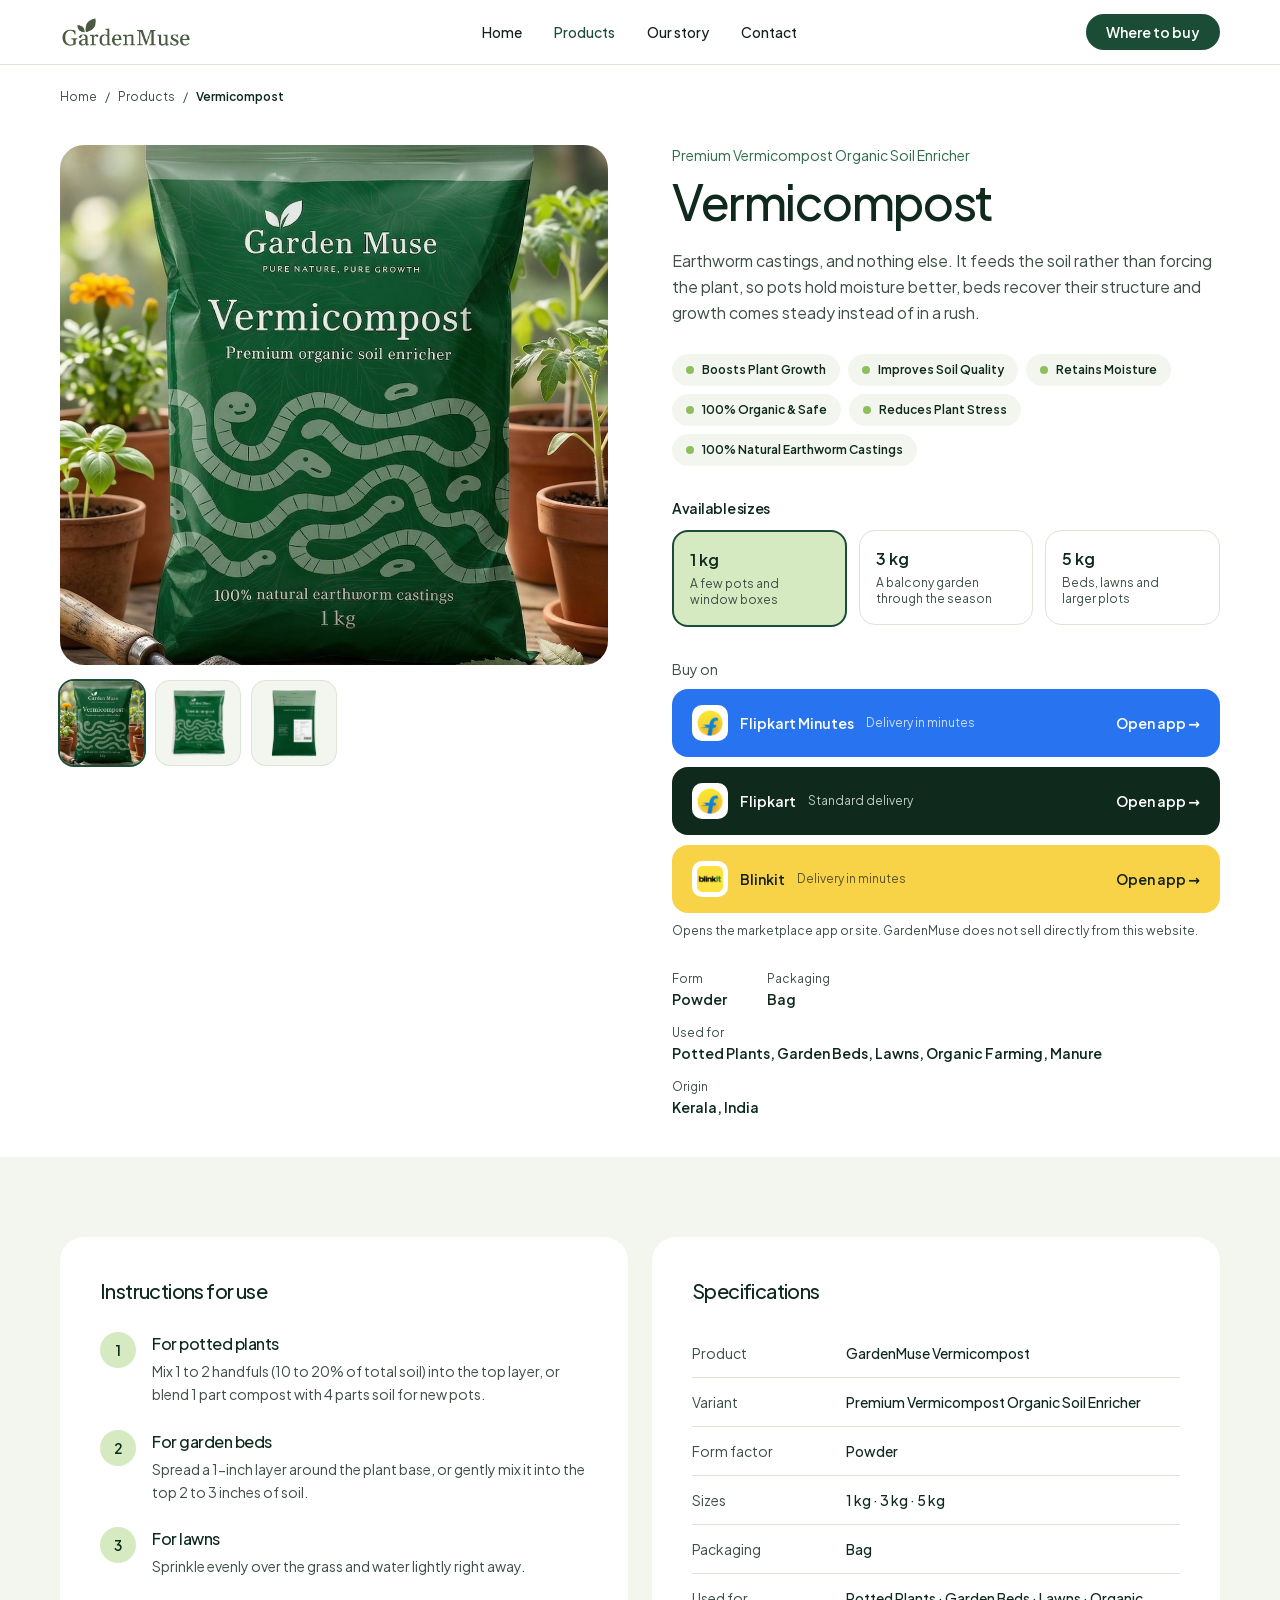
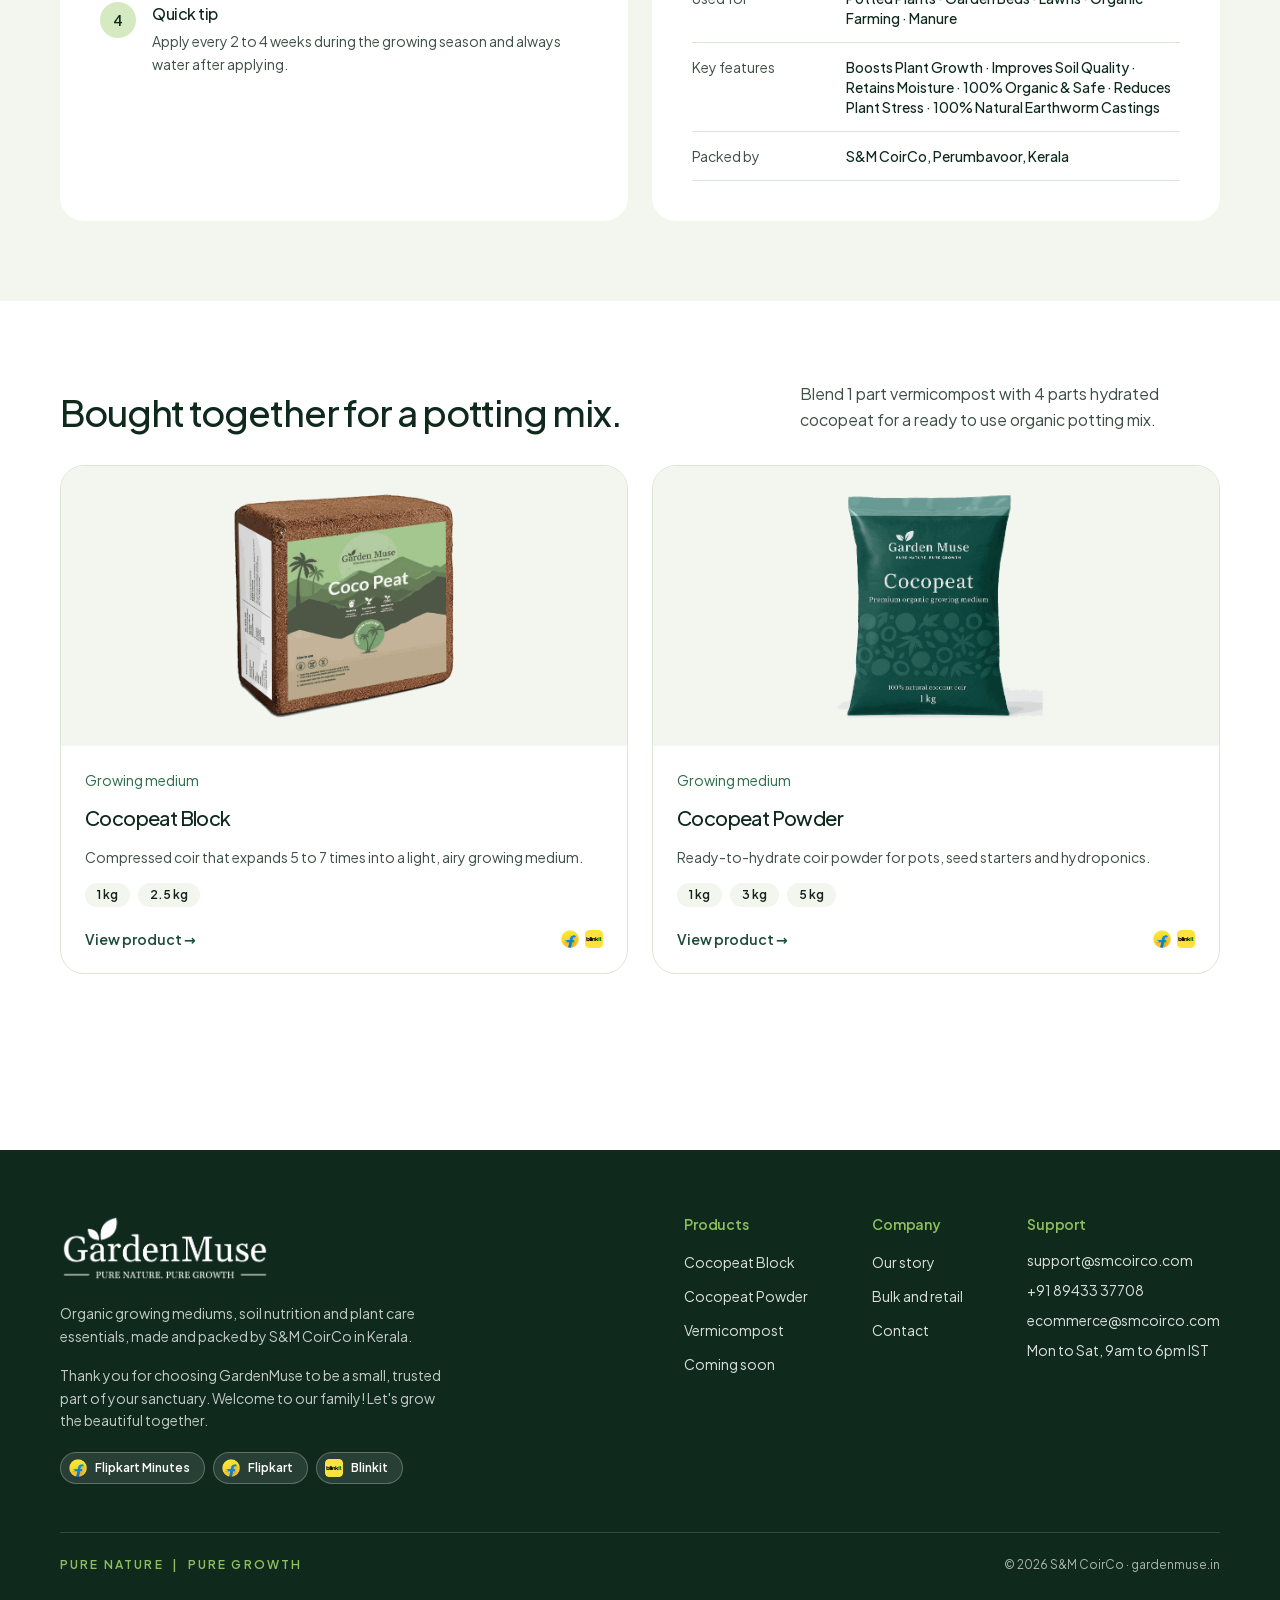
<file: products/vermicompost/index.html>
<!DOCTYPE html><html lang="en-IN" class="plus_jakarta_sans_6cbc0d5f-module__dx4leq__variable"><head><meta charSet="utf-8"/><meta name="viewport" content="width=device-width, initial-scale=1"/><link rel="preload" href="/_next/static/media/fba5a26ea33df6a3-s.p.18rizl4rsrl42.woff2" as="font" crossorigin="" type="font/woff2"/><link rel="preload" as="image" href="/img/logo.png"/><link rel="preload" as="image" href="/img/scene-vermicompost.jpg"/><link rel="stylesheet" href="/_next/static/chunks/0zbz6qk-yhjbc.css" data-precedence="next"/><link rel="preload" as="script" fetchPriority="low" href="/_next/static/chunks/3s6nzrbk-8mnv.js"/><script src="/_next/static/chunks/19mx3mg6lkumu.js" async=""></script><script src="/_next/static/chunks/1j_9b-l0n6u-t.js" async=""></script><script src="/_next/static/chunks/344n2zhqbh4pn.js" async=""></script><script src="/_next/static/chunks/turbopack-0wc1en2n1v2wu.js" async=""></script><script src="/_next/static/chunks/3fntmmi971322.js" async=""></script><script src="/_next/static/chunks/359fc2-me1p73.js" async=""></script><meta name="next-size-adjust" content=""/><title>Vermicompost · GardenMuse</title><meta name="description" content="Earthworm castings, and nothing else. It feeds the soil rather than forcing the plant, so pots hold moisture better, beds recover their structure and growth comes steady instead of in a rush."/><meta name="keywords" content="cocopeat and vermicompost mixture ratio,best potting soil combo for home garden,organic fertilizer and soil conditioner pack,coco peat block with vermi compost manure,ready to use organic soil mix for plants,chemical free organic plant growth promoter,how to mix soil cocopeat for pots,how to mix soil cocopeat vermicompost for pots,soilless hydroponics potting mix setup,organic growing medium for indoor plants,organic growing medium for balcony plants,cocopeat,GardenMuse cocopeat and vermicompost,Garden Muse organic potting mix combo,GardenMuse coco peat block and vermicompost fertilizer,Garden Muse soilless farming"/><meta name="robots" content="index, follow"/><meta property="og:title" content="Vermicompost · GardenMuse"/><meta property="og:description" content="100% natural earthworm castings that boost growth and rebuild tired soil."/><meta name="twitter:card" content="summary"/><meta name="twitter:title" content="Vermicompost · GardenMuse"/><meta name="twitter:description" content="100% natural earthworm castings that boost growth and rebuild tired soil."/><link rel="icon" href="/favicon.ico?favicon.1hb-abbyr32nn.ico" sizes="256x256" type="image/x-icon"/><link rel="apple-touch-icon" href="/apple-icon.png?apple-icon.447bbhrw1znoc.png" sizes="180x180" type="image/png"/><script src="/_next/static/chunks/0cz1d0mv5g_q7.js" noModule=""></script></head><body><div hidden=""><!--$--><!--/$--></div><a href="#main" class="sr-only focus:not-sr-only focus:absolute focus:left-4 focus:top-4 focus:z-[100] focus:rounded-full focus:bg-forest-700 focus:px-5 focus:py-2.5 focus:text-sm focus:font-semibold focus:text-white">Skip to content</a><header class="sticky top-0 z-50 border-b border-line bg-white"><nav class="shell flex h-16 items-center justify-between gap-6" aria-label="Main"><a class="shrink-0" aria-label="GardenMuse home" href="/"><img alt="GardenMuse" width="132" height="33" decoding="async" data-nimg="1" style="color:transparent" src="/img/logo.png"/></a><ul class="hidden items-center gap-8 md:flex"><li><a class="text-sm font-medium transition-colors text-ink hover:text-forest-700" href="/">Home</a></li><li><a aria-current="page" class="text-sm font-medium transition-colors text-forest-700" href="/products/">Products</a></li><li><a class="text-sm font-medium transition-colors text-ink hover:text-forest-700" href="/story/">Our story</a></li><li><a class="text-sm font-medium transition-colors text-ink hover:text-forest-700" href="/contact/">Contact</a></li></ul><a class="rounded-full bg-forest-700 px-5 py-2 text-sm font-semibold text-white transition-colors hover:bg-forest-900" href="/products/">Where to buy</a></nav></header><main id="main"><script type="application/ld+json">{"@context":"https://schema.org","@type":"Product","name":"GardenMuse Vermicompost","description":"Earthworm castings, and nothing else. It feeds the soil rather than forcing the plant, so pots hold moisture better, beds recover their structure and growth comes steady instead of in a rush.","brand":{"@type":"Brand","name":"GardenMuse"},"category":"Soil enricher","material":"Coconut coir","manufacturer":{"@type":"Organization","name":"S&M CoirCo"},"additionalProperty":[{"@type":"PropertyValue","name":"Form factor","value":"Powder"},{"@type":"PropertyValue","name":"Packaging","value":"Bag"},{"@type":"PropertyValue","name":"Sizes","value":"1 kg, 3 kg, 5 kg"}]}</script><nav aria-label="Breadcrumb" class="shell pt-6"><ol class="flex flex-wrap items-center gap-2 text-xs text-ink-soft"><li><a class="hover:underline" href="/">Home</a></li><li aria-hidden="true">/</li><li><a class="hover:underline" href="/products/">Products</a></li><li aria-hidden="true">/</li><li class="font-semibold text-forest-900">Vermicompost</li></ol></nav><section class="shell grid gap-12 py-8 lg:grid-cols-2 lg:gap-16 lg:py-10"><div><button type="button" aria-label="Enlarge Vermicompost image 1 of 3" class="group relative block w-full cursor-zoom-in overflow-hidden rounded-[24px] bg-mist"><img alt="GardenMuse Vermicompost among garden pots" width="1000" height="900" decoding="async" data-nimg="1" class="h-[380px] w-full sm:h-[520px] object-cover" style="color:transparent" src="/img/scene-vermicompost.jpg"/><span class="pointer-events-none absolute bottom-4 right-4 rounded-full bg-white/90 px-3 py-1.5 text-xs font-semibold text-forest-900 opacity-0 transition-opacity group-hover:opacity-100">Click to read the label</span></button><ul class="mt-4 flex flex-wrap gap-3"><li><button type="button" aria-label="Show Vermicompost image 1" aria-pressed="true" class="block overflow-hidden rounded-[14px] bg-mist transition-shadow ring-2 ring-forest-700"><img alt="" loading="lazy" width="200" height="200" decoding="async" data-nimg="1" class="size-[72px] sm:size-[84px] object-cover" style="color:transparent" src="/img/scene-vermicompost.jpg"/></button></li><li><button type="button" aria-label="Show Vermicompost image 2" aria-pressed="false" class="block overflow-hidden rounded-[14px] bg-mist transition-shadow ring-1 ring-line hover:ring-forest-500"><img alt="" loading="lazy" width="200" height="200" decoding="async" data-nimg="1" class="size-[72px] sm:size-[84px] object-contain p-2" style="color:transparent" src="/img/vermicompost-1kg.png"/></button></li><li><button type="button" aria-label="Show Vermicompost image 3" aria-pressed="false" class="block overflow-hidden rounded-[14px] bg-mist transition-shadow ring-1 ring-line hover:ring-forest-500"><img alt="" loading="lazy" width="200" height="200" decoding="async" data-nimg="1" class="size-[72px] sm:size-[84px] object-contain p-2" style="color:transparent" src="/img/vermicompost-1kg-back.png"/></button></li></ul></div><div><p class="text-sm text-forest-500">Premium Vermicompost Organic Soil Enricher</p><h1 class="mt-3 text-[clamp(2rem,4.4vw,3rem)] leading-[1.06]">Vermicompost</h1><p class="mt-5 text-base leading-relaxed text-ink-soft">Earthworm castings, and nothing else. It feeds the soil rather than forcing the plant, so pots hold moisture better, beds recover their structure and growth comes steady instead of in a rush.</p><ul class="mt-7 flex flex-wrap gap-2"><li class="inline-flex items-center gap-2 rounded-full bg-mist px-3.5 py-2 text-xs font-semibold text-forest-900"><span class="size-2 rounded-full bg-sprout" aria-hidden="true"></span>Boosts Plant Growth</li><li class="inline-flex items-center gap-2 rounded-full bg-mist px-3.5 py-2 text-xs font-semibold text-forest-900"><span class="size-2 rounded-full bg-sprout" aria-hidden="true"></span>Improves Soil Quality</li><li class="inline-flex items-center gap-2 rounded-full bg-mist px-3.5 py-2 text-xs font-semibold text-forest-900"><span class="size-2 rounded-full bg-sprout" aria-hidden="true"></span>Retains Moisture</li><li class="inline-flex items-center gap-2 rounded-full bg-mist px-3.5 py-2 text-xs font-semibold text-forest-900"><span class="size-2 rounded-full bg-sprout" aria-hidden="true"></span>100% Organic &amp; Safe</li><li class="inline-flex items-center gap-2 rounded-full bg-mist px-3.5 py-2 text-xs font-semibold text-forest-900"><span class="size-2 rounded-full bg-sprout" aria-hidden="true"></span>Reduces Plant Stress</li><li class="inline-flex items-center gap-2 rounded-full bg-mist px-3.5 py-2 text-xs font-semibold text-forest-900"><span class="size-2 rounded-full bg-sprout" aria-hidden="true"></span>100% Natural Earthworm Castings</li></ul><div class="mt-8"><div class="flex flex-wrap items-baseline justify-between gap-2"><h2 class="text-sm font-semibold text-forest-900">Available sizes</h2></div><ul role="radiogroup" aria-label="Vermicompost sizes" class="mt-3 grid gap-3 sm:grid-cols-3"><li><button type="button" role="radio" aria-checked="true" class="w-full cursor-pointer rounded-[16px] p-4 text-left transition-colors border-2 border-forest-700 bg-sprout-200"><p class="text-base font-semibold text-forest-900">1 kg</p><p class="mt-1 text-xs leading-snug text-ink-soft">A few pots and window boxes</p></button></li><li><button type="button" role="radio" aria-checked="false" class="w-full cursor-pointer rounded-[16px] p-4 text-left transition-colors border border-line bg-white hover:border-forest-500 hover:bg-mist"><p class="text-base font-semibold text-forest-900">3 kg</p><p class="mt-1 text-xs leading-snug text-ink-soft">A balcony garden through the season</p></button></li><li><button type="button" role="radio" aria-checked="false" class="w-full cursor-pointer rounded-[16px] p-4 text-left transition-colors border border-line bg-white hover:border-forest-500 hover:bg-mist"><p class="text-base font-semibold text-forest-900">5 kg</p><p class="mt-1 text-xs leading-snug text-ink-soft">Beds, lawns and larger plots</p></button></li></ul></div><div class="mt-8"><div class="flex flex-col gap-2.5"><p class="text-sm text-ink-soft">Buy on</p><a href="https://www.flipkart.com/search?q=Garden%20Muse%20Vermicompost%201%20kg" target="_blank" rel="noopener noreferrer" class="flex items-center justify-between gap-3 rounded-2xl px-5 py-4 transition-transform hover:-translate-y-0.5 bg-flipkart text-white"><span class="flex items-center gap-3"><span class="grid size-9 shrink-0 place-items-center rounded-[10px] bg-white p-1"><img alt="" aria-hidden="true" loading="lazy" width="52" height="52" decoding="async" data-nimg="1" class="shrink-0 rounded-[4px] object-contain" style="color:transparent;width:26px;height:26px" src="/img/market/flipkart.png"/></span><span class="text-sm font-semibold">Flipkart Minutes</span><span class="text-xs text-white/75">Delivery in minutes</span></span><span class="text-sm font-semibold">Open app <span aria-hidden="true">→</span></span></a><a href="https://www.flipkart.com/search?q=Garden%20Muse%20Vermicompost%201%20kg" target="_blank" rel="noopener noreferrer" class="flex items-center justify-between gap-3 rounded-2xl px-5 py-4 transition-transform hover:-translate-y-0.5 bg-forest-900 text-white"><span class="flex items-center gap-3"><span class="grid size-9 shrink-0 place-items-center rounded-[10px] bg-white p-1"><img alt="" aria-hidden="true" loading="lazy" width="52" height="52" decoding="async" data-nimg="1" class="shrink-0 rounded-[4px] object-contain" style="color:transparent;width:26px;height:26px" src="/img/market/flipkart.png"/></span><span class="text-sm font-semibold">Flipkart</span><span class="text-xs text-white/75">Standard delivery</span></span><span class="text-sm font-semibold">Open app <span aria-hidden="true">→</span></span></a><a href="https://blinkit.com/s/?q=Garden%20Muse%20Vermicompost%201%20kg" target="_blank" rel="noopener noreferrer" class="flex items-center justify-between gap-3 rounded-2xl px-5 py-4 transition-transform hover:-translate-y-0.5 bg-blinkit text-ink"><span class="flex items-center gap-3"><span class="grid size-9 shrink-0 place-items-center rounded-[10px] bg-white p-1"><img alt="" aria-hidden="true" loading="lazy" width="52" height="52" decoding="async" data-nimg="1" class="shrink-0 rounded-[4px] object-contain" style="color:transparent;width:26px;height:26px" src="/img/market/blinkit.png"/></span><span class="text-sm font-semibold">Blinkit</span><span class="text-xs text-ink/70">Delivery in minutes</span></span><span class="text-sm font-semibold">Open app <span aria-hidden="true">→</span></span></a><p class="text-xs text-ink-soft">Opens the marketplace app or site. GardenMuse does not sell directly from this website.</p></div></div><dl class="mt-8 flex flex-wrap gap-x-10 gap-y-4"><div><dt class="text-xs text-ink-soft">Form</dt><dd class="mt-0.5 text-sm font-semibold text-forest-900">Powder</dd></div><div><dt class="text-xs text-ink-soft">Packaging</dt><dd class="mt-0.5 text-sm font-semibold text-forest-900">Bag</dd></div><div><dt class="text-xs text-ink-soft">Used for</dt><dd class="mt-0.5 text-sm font-semibold text-forest-900">Potted Plants, Garden Beds, Lawns, Organic Farming, Manure</dd></div><div><dt class="text-xs text-ink-soft">Origin</dt><dd class="mt-0.5 text-sm font-semibold text-forest-900">Kerala, India</dd></div></dl></div></section><section id="how-to-use" class="scroll-mt-16 bg-mist py-16 lg:py-20"><div class="shell grid gap-6 lg:grid-cols-2"><div class="rounded-[24px] bg-white p-8 sm:p-10"><h2 class="text-xl leading-snug">Instructions for use</h2><ol class="mt-7 flex flex-col gap-6"><li class="flex gap-4"><span class="grid size-9 shrink-0 place-items-center rounded-full bg-sprout-200 text-sm font-semibold text-forest-900">1</span><div><h3 class="text-base">For potted plants</h3><p class="mt-1 text-sm leading-relaxed text-ink-soft">Mix 1 to 2 handfuls (10 to 20% of total soil) into the top layer, or blend 1 part compost with 4 parts soil for new pots.</p></div></li><li class="flex gap-4"><span class="grid size-9 shrink-0 place-items-center rounded-full bg-sprout-200 text-sm font-semibold text-forest-900">2</span><div><h3 class="text-base">For garden beds</h3><p class="mt-1 text-sm leading-relaxed text-ink-soft">Spread a 1-inch layer around the plant base, or gently mix it into the top 2 to 3 inches of soil.</p></div></li><li class="flex gap-4"><span class="grid size-9 shrink-0 place-items-center rounded-full bg-sprout-200 text-sm font-semibold text-forest-900">3</span><div><h3 class="text-base">For lawns</h3><p class="mt-1 text-sm leading-relaxed text-ink-soft">Sprinkle evenly over the grass and water lightly right away.</p></div></li><li class="flex gap-4"><span class="grid size-9 shrink-0 place-items-center rounded-full bg-sprout-200 text-sm font-semibold text-forest-900">4</span><div><h3 class="text-base">Quick tip</h3><p class="mt-1 text-sm leading-relaxed text-ink-soft">Apply every 2 to 4 weeks during the growing season and always water after applying.</p></div></li></ol></div><div class="rounded-[24px] bg-white p-8 sm:p-10"><h2 class="text-xl">Specifications</h2><dl class="mt-6"><div class="flex flex-col gap-1 border-b border-line py-3.5 sm:flex-row sm:gap-6"><dt class="w-[130px] shrink-0 text-sm text-ink-soft">Product</dt><dd class="text-sm font-medium text-forest-900">GardenMuse Vermicompost</dd></div><div class="flex flex-col gap-1 border-b border-line py-3.5 sm:flex-row sm:gap-6"><dt class="w-[130px] shrink-0 text-sm text-ink-soft">Variant</dt><dd class="text-sm font-medium text-forest-900">Premium Vermicompost Organic Soil Enricher</dd></div><div class="flex flex-col gap-1 border-b border-line py-3.5 sm:flex-row sm:gap-6"><dt class="w-[130px] shrink-0 text-sm text-ink-soft">Form factor</dt><dd class="text-sm font-medium text-forest-900">Powder</dd></div><div class="flex flex-col gap-1 border-b border-line py-3.5 sm:flex-row sm:gap-6"><dt class="w-[130px] shrink-0 text-sm text-ink-soft">Sizes</dt><dd class="text-sm font-medium text-forest-900">1 kg · 3 kg · 5 kg</dd></div><div class="flex flex-col gap-1 border-b border-line py-3.5 sm:flex-row sm:gap-6"><dt class="w-[130px] shrink-0 text-sm text-ink-soft">Packaging</dt><dd class="text-sm font-medium text-forest-900">Bag</dd></div><div class="flex flex-col gap-1 border-b border-line py-3.5 sm:flex-row sm:gap-6"><dt class="w-[130px] shrink-0 text-sm text-ink-soft">Used for</dt><dd class="text-sm font-medium text-forest-900">Potted Plants · Garden Beds · Lawns · Organic Farming · Manure</dd></div><div class="flex flex-col gap-1 border-b border-line py-3.5 sm:flex-row sm:gap-6"><dt class="w-[130px] shrink-0 text-sm text-ink-soft">Key features</dt><dd class="text-sm font-medium text-forest-900">Boosts Plant Growth · Improves Soil Quality · Retains Moisture · 100% Organic &amp; Safe · Reduces Plant Stress · 100% Natural Earthworm Castings</dd></div><div class="flex flex-col gap-1 border-b border-line py-3.5 sm:flex-row sm:gap-6"><dt class="w-[130px] shrink-0 text-sm text-ink-soft">Packed by</dt><dd class="text-sm font-medium text-forest-900">S&amp;M CoirCo, Perumbavoor, Kerala</dd></div></dl></div></div></section><section class="shell py-16 lg:py-20"><div class="flex flex-col gap-6 lg:flex-row lg:items-end lg:justify-between"><h2 class="text-[clamp(1.7rem,3.2vw,2.3rem)] leading-[1.12]">Bought together for a potting mix.</h2><p class="max-w-[420px] text-base leading-relaxed text-ink-soft">Blend 1 part vermicompost with 4 parts hydrated cocopeat for a ready to use organic potting mix.</p></div><ul class="mt-8 grid gap-6 md:grid-cols-2"><li><article class="group flex h-full flex-col overflow-hidden rounded-[24px] border border-line bg-white transition-shadow hover:card-shadow"><a class="block bg-mist" href="/products/cocopeat-block/"><img alt="Cocopeat Block pack" loading="lazy" width="800" height="700" decoding="async" data-nimg="1" class="h-[280px] w-full object-contain p-6 transition-transform duration-500 group-hover:scale-[1.03]" style="color:transparent" src="/img/cocopeat-block-1kg.png"/></a><div class="flex flex-1 flex-col gap-3.5 p-6"><p class="text-sm text-forest-500">Growing medium</p><h3 class="text-xl"><a class="hover:underline" href="/products/cocopeat-block/">Cocopeat Block</a></h3><p class="text-sm leading-relaxed text-ink-soft">Compressed coir that expands 5 to 7 times into a light, airy growing medium.</p><ul class="flex flex-wrap gap-2"><li class="rounded-full bg-mist px-3 py-1 text-xs font-semibold text-ink">1 kg</li><li class="rounded-full bg-mist px-3 py-1 text-xs font-semibold text-ink">2.5 kg</li></ul><div class="mt-auto flex items-center justify-between gap-3 pt-2"><a class="text-sm font-semibold text-forest-700 hover:underline" href="/products/cocopeat-block/">View product <span aria-hidden="true">→</span></a><span class="flex items-center gap-1.5" aria-hidden="true"><img alt="" aria-hidden="true" loading="lazy" width="36" height="36" decoding="async" data-nimg="1" class="shrink-0 rounded-[4px] object-contain" style="color:transparent;width:18px;height:18px" src="/img/market/flipkart.png"/><img alt="" aria-hidden="true" loading="lazy" width="36" height="36" decoding="async" data-nimg="1" class="shrink-0 rounded-[4px] object-contain" style="color:transparent;width:18px;height:18px" src="/img/market/blinkit.png"/></span></div></div></article></li><li><article class="group flex h-full flex-col overflow-hidden rounded-[24px] border border-line bg-white transition-shadow hover:card-shadow"><a class="block bg-mist" href="/products/cocopeat-powder/"><img alt="Cocopeat Powder pack" loading="lazy" width="800" height="700" decoding="async" data-nimg="1" class="h-[280px] w-full object-contain p-6 transition-transform duration-500 group-hover:scale-[1.03]" style="color:transparent" src="/img/cocopeat-powder.png"/></a><div class="flex flex-1 flex-col gap-3.5 p-6"><p class="text-sm text-forest-500">Growing medium</p><h3 class="text-xl"><a class="hover:underline" href="/products/cocopeat-powder/">Cocopeat Powder</a></h3><p class="text-sm leading-relaxed text-ink-soft">Ready-to-hydrate coir powder for pots, seed starters and hydroponics.</p><ul class="flex flex-wrap gap-2"><li class="rounded-full bg-mist px-3 py-1 text-xs font-semibold text-ink">1 kg</li><li class="rounded-full bg-mist px-3 py-1 text-xs font-semibold text-ink">3 kg</li><li class="rounded-full bg-mist px-3 py-1 text-xs font-semibold text-ink">5 kg</li></ul><div class="mt-auto flex items-center justify-between gap-3 pt-2"><a class="text-sm font-semibold text-forest-700 hover:underline" href="/products/cocopeat-powder/">View product <span aria-hidden="true">→</span></a><span class="flex items-center gap-1.5" aria-hidden="true"><img alt="" aria-hidden="true" loading="lazy" width="36" height="36" decoding="async" data-nimg="1" class="shrink-0 rounded-[4px] object-contain" style="color:transparent;width:18px;height:18px" src="/img/market/flipkart.png"/><img alt="" aria-hidden="true" loading="lazy" width="36" height="36" decoding="async" data-nimg="1" class="shrink-0 rounded-[4px] object-contain" style="color:transparent;width:18px;height:18px" src="/img/market/blinkit.png"/></span></div></div></article></li></ul></section></main><footer class="mt-24 bg-forest-900 text-white"><div class="shell py-16"><div class="flex flex-col gap-12 lg:flex-row lg:justify-between"><div class="max-w-sm"><img alt="GardenMuse" loading="lazy" width="210" height="66" decoding="async" data-nimg="1" style="color:transparent" src="/img/logo-full-white.png"/><p class="mt-5 text-sm leading-relaxed text-white/75">Organic growing mediums, soil nutrition and plant care essentials, made and packed by<!-- --> <!-- -->S&amp;M CoirCo<!-- --> in Kerala.</p><p class="mt-4 text-sm leading-relaxed text-white/75">Thank you for choosing GardenMuse to be a small, trusted part of your sanctuary. Welcome to our family! Let&#x27;s grow the beautiful together.</p><div class="mt-5"><ul class="flex flex-wrap gap-2"><li class="inline-flex items-center gap-2 rounded-full border border-white/25 bg-white/10 py-1.5 pl-2 pr-3.5 text-xs font-semibold text-white"><img alt="" aria-hidden="true" loading="lazy" width="36" height="36" decoding="async" data-nimg="1" class="shrink-0 rounded-[4px] object-contain" style="color:transparent;width:18px;height:18px" src="/img/market/flipkart.png"/>Flipkart Minutes</li><li class="inline-flex items-center gap-2 rounded-full border border-white/25 bg-white/10 py-1.5 pl-2 pr-3.5 text-xs font-semibold text-white"><img alt="" aria-hidden="true" loading="lazy" width="36" height="36" decoding="async" data-nimg="1" class="shrink-0 rounded-[4px] object-contain" style="color:transparent;width:18px;height:18px" src="/img/market/flipkart.png"/>Flipkart</li><li class="inline-flex items-center gap-2 rounded-full border border-white/25 bg-white/10 py-1.5 pl-2 pr-3.5 text-xs font-semibold text-white"><img alt="" aria-hidden="true" loading="lazy" width="36" height="36" decoding="async" data-nimg="1" class="shrink-0 rounded-[4px] object-contain" style="color:transparent;width:18px;height:18px" src="/img/market/blinkit.png"/>Blinkit</li></ul></div></div><div class="flex flex-wrap gap-12 sm:gap-16"><div><h4 class="text-sm font-semibold text-sprout">Products</h4><ul class="mt-4 flex flex-col gap-2.5"><li><a class="text-sm text-white/85 hover:text-white hover:underline" href="/products/cocopeat-block/">Cocopeat Block</a></li><li><a class="text-sm text-white/85 hover:text-white hover:underline" href="/products/cocopeat-powder/">Cocopeat Powder</a></li><li><a class="text-sm text-white/85 hover:text-white hover:underline" href="/products/vermicompost/">Vermicompost</a></li><li><a class="text-sm text-white/85 hover:text-white hover:underline" href="/products/#coming-soon">Coming soon</a></li></ul></div><div><h4 class="text-sm font-semibold text-sprout">Company</h4><ul class="mt-4 flex flex-col gap-2.5"><li><a class="text-sm text-white/85 hover:text-white hover:underline" href="/story/">Our story</a></li><li><a class="text-sm text-white/85 hover:text-white hover:underline" href="/contact/#bulk">Bulk and retail</a></li><li><a class="text-sm text-white/85 hover:text-white hover:underline" href="/contact/">Contact</a></li></ul></div><div><h4 class="text-sm font-semibold text-sprout">Support</h4><ul class="mt-4 flex flex-col gap-2.5 text-sm text-white/85"><li><a href="mailto:support@smcoirco.com" class="hover:text-white hover:underline">support@smcoirco.com</a></li><li><a href="tel:+918943337708" class="hover:text-white hover:underline">+91 89433 37708</a></li><li><a href="mailto:ecommerce@smcoirco.com" class="hover:text-white hover:underline">ecommerce@smcoirco.com</a></li><li>Mon to Sat, 9am to 6pm IST</li></ul></div></div></div><div class="mt-12 h-px bg-white/15"></div><div class="mt-6 flex flex-col gap-3 text-xs text-white/65 sm:flex-row sm:items-center sm:justify-between"><p class="font-semibold tracking-[0.18em] text-sprout uppercase">Pure nature  |  Pure growth</p><p>© <!-- -->2026<!-- --> <!-- -->S&amp;M CoirCo<!-- --> · <!-- -->gardenmuse.in</p></div></div></footer><!--$--><!--/$--><script src="/_next/static/chunks/3s6nzrbk-8mnv.js" id="_R_" async=""></script><script>(self.__next_f=self.__next_f||[]).push([0])</script><script>self.__next_f.push([1,"1:\"$Sreact.fragment\"\n2:I[39756,[\"/_next/static/chunks/3fntmmi971322.js\"],\"default\"]\n3:I[37457,[\"/_next/static/chunks/3fntmmi971322.js\"],\"default\"]\n5:I[97367,[\"/_next/static/chunks/3fntmmi971322.js\"],\"OutletBoundary\"]\n6:\"$Sreact.suspense\"\n9:I[97367,[\"/_next/static/chunks/3fntmmi971322.js\"],\"ViewportBoundary\"]\nb:I[97367,[\"/_next/static/chunks/3fntmmi971322.js\"],\"MetadataBoundary\"]\nd:I[68027,[\"/_next/static/chunks/3fntmmi971322.js\"],\"default\",1]\n:HL[\"/_next/static/chunks/0zbz6qk-yhjbc.css\",\"style\"]\n:HL[\"/_next/static/media/fba5a26ea33df6a3-s.p.18rizl4rsrl42.woff2\",\"font\",{\"crossOrigin\":\"\",\"type\":\"font/woff2\"}]\n8:X\n0:{\"P\":null,\"c\":[\"\",\"products\",\"vermicompost\",\"\"],\"q\":\"\",\"i\":false,\"f\":[[[\"\",{\"children\":[\"products\",{\"children\":[[\"slug\",\"vermicompost\",\"d\",[]],{\"children\":[\"__PAGE__\",{},\"$undefined\",\"$undefined\",4608]},\"$undefined\",\"$undefined\",4608]},\"$undefined\",\"$undefined\",4608]},\"$undefined\",\"$undefined\",4624],[[\"$\",\"$1\",\"c\",{\"children\":[[[\"$\",\"link\",\"0\",{\"rel\":\"stylesheet\",\"href\":\"/_next/static/chunks/0zbz6qk-yhjbc.css\",\"precedence\":\"next\",\"crossOrigin\":\"$undefined\",\"nonce\":\"$undefined\"}],[\"$\",\"script\",\"script-0\",{\"src\":\"/_next/static/chunks/3fntmmi971322.js\",\"async\":true,\"nonce\":\"$undefined\"}]],[\"$\",\"html\",null,{\"lang\":\"en-IN\",\"className\":\"plus_jakarta_sans_6cbc0d5f-module__dx4leq__variable\",\"children\":[\"$\",\"body\",null,{\"children\":[[\"$\",\"a\",null,{\"href\":\"#main\",\"className\":\"sr-only focus:not-sr-only focus:absolute focus:left-4 focus:top-4 focus:z-[100] focus:rounded-full focus:bg-forest-700 focus:px-5 focus:py-2.5 focus:text-sm focus:font-semibold focus:text-white\",\"children\":\"Skip to content\"}],[\"$\",\"$L2\",null,{\"parallelRouterKey\":\"children\",\"error\":\"$undefined\",\"errorStyles\":\"$undefined\",\"errorScripts\":\"$undefined\",\"template\":[\"$\",\"$L3\",null,{}],\"templateStyles\":\"$undefined\",\"templateScripts\":\"$undefined\",\"notFound\":[[[\"$\",\"title\",null,{\"children\":\"404: This page could not be found.\"}],[\"$\",\"div\",null,{\"style\":{\"fontFamily\":\"system-ui,\\\"Segoe UI\\\",Roboto,Helvetica,Arial,sans-serif,\\\"Apple Color Emoji\\\",\\\"Segoe UI Emoji\\\"\",\"height\":\"100vh\",\"textAlign\":\"center\",\"display\":\"flex\",\"flexDirection\":\"column\",\"alignItems\":\"center\",\"justifyContent\":\"center\"},\"children\":[\"$\",\"div\",null,{\"children\":[[\"$\",\"style\",null,{\"dangerouslySetInnerHTML\":{\"__html\":\"body{color:#000;background:#fff;margin:0}.next-error-h1{border-right:1px solid rgba(0,0,0,.3)}@media (prefers-color-scheme:dark){body{color:#fff;background:#000}.next-error-h1{border-right:1px solid rgba(255,255,255,.3)}}\"}}],[\"$\",\"h1\",null,{\"className\":\"next-error-h1\",\"style\":{\"display\":\"inline-block\",\"margin\":\"0 20px 0 0\",\"padding\":\"0 23px 0 0\",\"fontSize\":24,\"fontWeight\":500,\"verticalAlign\":\"top\",\"lineHeight\":\"49px\"},\"children\":404}],[\"$\",\"div\",null,{\"style\":{\"display\":\"inline-block\"},\"children\":[\"$\",\"h2\",null,{\"style\":{\"fontSize\":14,\"fontWeight\":400,\"lineHeight\":\"49px\",\"margin\":0},\"children\":\"This page could not be found.\"}]}]]}]}]],[]],\"forbidden\":\"$undefined\",\"unauthorized\":\"$undefined\"}]]}]}]]}],{\"children\":[[\"$\",\"$1\",\"c\",{\"children\":[null,[\"$\",\"$L2\",null,{\"parallelRouterKey\":\"children\",\"error\":\"$undefined\",\"errorStyles\":\"$undefined\",\"errorScripts\":\"$undefined\",\"template\":[\"$\",\"$L3\",null,{}],\"templateStyles\":\"$undefined\",\"templateScripts\":\"$undefined\",\"notFound\":\"$undefined\",\"forbidden\":\"$undefined\",\"unauthorized\":\"$undefined\"}]]}],{\"children\":[[\"$\",\"$1\",\"c\",{\"children\":[null,[\"$\",\"$L2\",null,{\"parallelRouterKey\":\"children\",\"error\":\"$undefined\",\"errorStyles\":\"$undefined\",\"errorScripts\":\"$undefined\",\"template\":[\"$\",\"$L3\",null,{}],\"templateStyles\":\"$undefined\",\"templateScripts\":\"$undefined\",\"notFound\":\"$undefined\",\"forbidden\":\"$undefined\",\"unauthorized\":\"$undefined\"}]]}],{\"children\":[[\"$\",\"$1\",\"c\",{\"children\":[\"$L4\",[[\"$\",\"script\",\"script-0\",{\"src\":\"/_next/static/chunks/359fc2-me1p73.js\",\"async\":true,\"nonce\":\"$undefined\"}]],[\"$\",\"$L5\",null,{\"children\":[\"$\",\"$6\",null,{\"name\":\"Next.MetadataOutlet\",\"children\":\"$@7\"}]}]]}],{},null,false,null]},null,false,\"$8\"]},null,false,\"$8\"]},null,false,null],[\"$\",\"$1\",\"h\",{\"children\":[null,[\"$\",\"$L9\",null,{\"children\":\"$La\"}],[\"$\",\"div\",null,{\"hidden\":true,\"children\":[\"$\",\"$Lb\",null,{\"children\":[\"$\",\"$6\",null,{\"name\":\"Next.Metadata\",\"children\":\"$Lc\"}]}]}],[\"$\",\"meta\",null,{\"name\":\"next-size-adjust\",\"content\":\"\"}]]}],false]],\"m\":\"$undefined\",\"G\":[\"$d\",[[\"$\",\"link\",\"0\",{\"rel\":\"stylesheet\",\"href\":\"/_next/static/chunks/0zbz6qk-yhjbc.css\",\"precedence\":\"next\",\"crossOrigin\":\"$undefined\",\"nonce\":\"$undefined\"}]]],\"S\":true,\"h\":null,\"r\":\"$undefined\",\"s\":\"$undefined\",\"a\":\"$undefined\",\"l\":\"$undefined\",\"p\":\"$undefined\",\"d\":\"$undefined\",\"b\":\"I_aGQyloeDHl6LxrprlEI\"}\ne:I[22016,[\"/_next/static/chunks/3fntmmi971322.js\",\"/_next/static/chunks/359fc2-me1p73.js\"],\"\"]\nf:I[5500,[\"/_next/static/chunks/3fntmmi971322.js\",\"/_next/static/chunks/359fc2-me1p73.js\"],\"Image\"]\n10:I[9924,[\"/_next/static/chunks/3fntmmi971322.js\",\"/_next/static/chunks/359fc2-me1p73.js\"],\"HashScroll\"]\n11:I[39666,[\"/_next/static/chunks/3fntmmi971322.js\",\"/_next/static/chunks/359fc2-me1p73.js\"],\"SizeProvider\"]\n12:I[76037,[\"/_next/static/chunks/3fntmmi971322.js\",\"/_next/static/chunks/359fc2-me1p73.js\"],\"Gallery\"]\n8:C\n4:[[\"$\",\"header\",null,{\"className\":\"sticky top-0 z-50 border-b border-line bg-white\",\"children\":[\"$\",\"nav\",null,{\"className\":\"shell flex h-16 items-center justify-between gap-6\",\"aria-label\":\"Main\",\"children\":[[\"$\",\"$Le\",null,{\"href\":\"/\",\"className\":\"shrink-0\",\"aria-label\":\"GardenMuse home\",\"children\":[\"$\",\"$Lf\",null,{\"src\":\"/img/logo.png\",\"alt\":\"GardenMuse\",\"width\":132,\"height\":33,\"priority\":true}]}],[\"$\",\"ul\",null,{\"className\":\"hidden items-center gap-8 md:flex\",\"children\":[[\"$\",\"li\",\"/\",{\"children\":[\"$\",\"$Le\",null,{\"href\":\"/\",\"aria-current\":\"$undefined\",\"className\":\"text-sm font-medium transition-colors text-ink hover:text-forest-700\",\"children\":\"Home\"}]}],[\"$\",\"li\",\"/products\",{\"children\":[\"$\",\"$Le\",null,{\"href\":\"/products\",\"aria-current\":\"page\",\"className\":\"text-sm font-medium transition-colors text-forest-700\",\"children\":\"Products\"}]}],[\"$\",\"li\",\"/story\",{\"children\":[\"$\",\"$Le\",null,{\"href\":\"/story\",\"aria-current\":\"$undefined\",\"className\":\"text-sm font-medium transition-colors text-ink hover:text-forest-700\",\"children\":\"Our story\"}]}],[\"$\",\"li\",\"/contact\",{\"children\":[\"$\",\"$Le\",null,{\"href\":\"/contact\",\"aria-current\":\"$undefined\",\"className\":\"text-sm font-medium transition-colors text-ink hover:text-forest-700\",\"children\":\"Contact\"}]}]]}],[\"$\",\"$Le\",null,{\"href\":\"/products\",\"className\":\"rounded-full bg-forest-700 px-5 py-2 text-sm font-semibold text-white transition-colors hover:bg-forest-900\",\"children\":\"Where to buy\"}]]}]}],[\"$\",\"main\",null,{\"id\":\"main\",\"children\":[[\"$\",\"$L10\",null,{}],[\"$\",\"script\",null,{\"type\":\"application/ld+json\",\"dangerouslySetInnerHTML\":{\"__html\":\"{\\\"@context\\\":\\\"https://schema.org\\\",\\\"@type\\\":\\\"Product\\\",\\\"name\\\":\\\"GardenMuse Vermicompost\\\",\\\"description\\\":\\\"Earthworm castings, and nothing else. It feeds the soil rather than forcing the plant, so pots hold moisture better, beds recover their structure and growth comes steady instead of in a rush.\\\",\\\"brand\\\":{\\\"@type\\\":\\\"Brand\\\",\\\"name\\\":\\\"GardenMuse\\\"},\\\"category\\\":\\\"Soil enricher\\\",\\\"material\\\":\\\"Coconut coir\\\",\\\"manufacturer\\\":{\\\"@type\\\":\\\"Organization\\\",\\\"name\\\":\\\"S\u0026M CoirCo\\\"},\\\"additionalProperty\\\":[{\\\"@type\\\":\\\"PropertyValue\\\",\\\"name\\\":\\\"Form factor\\\",\\\"value\\\":\\\"Powder\\\"},{\\\"@type\\\":\\\"PropertyValue\\\",\\\"name\\\":\\\"Packaging\\\",\\\"value\\\":\\\"Bag\\\"},{\\\"@type\\\":\\\"PropertyValue\\\",\\\"name\\\":\\\"Sizes\\\",\\\"value\\\":\\\"1 kg, 3 kg, 5 kg\\\"}]}\"}}],[\"$\",\"nav\",null,{\"aria-label\":\"Breadcrumb\",\"className\":\"shell pt-6\",\"children\":[\"$\",\"ol\",null,{\"className\":\"flex flex-wrap items-center gap-2 text-xs text-ink-soft\",\"children\":[[\"$\",\"li\",null,{\"children\":[\"$\",\"$Le\",null,{\"href\":\"/\",\"className\":\"hover:underline\",\"children\":\"Home\"}]}],[\"$\",\"li\",null,{\"aria-hidden\":true,\"children\":\"/\"}],[\"$\",\"li\",null,{\"children\":[\"$\",\"$Le\",null,{\"href\":\"/products\",\"className\":\"hover:underline\",\"children\":\"Products\"}]}],[\"$\",\"li\",null,{\"aria-hidden\":true,\"children\":\"/\"}],[\"$\",\"li\",null,{\"className\":\"font-semibold text-forest-900\",\"children\":\"Vermicompost\"}]]}]}],[\"$\",\"$L11\",null,{\"children\":[\"$\",\"section\",null,{\"className\":\"shell grid gap-12 py-8 lg:grid-cols-2 lg:gap-16 lg:py-10\",\"children\":[[\"$\",\"$L12\",null,{\"product\":{\"slug\":\"vermicompost\",\"fullName\":\"GardenMuse Vermicompost\",\"name\":\"Vermicompost\",\"variant\":\"Premium Vermicompost Organic Soil Enricher\",\"category\":\"Soil enricher\",\"categoryGroup\":\"soil-nutrition\",\"blurb\":\"100% natural earthworm castings that boost growth and rebuild tired soil.\",\"intro\":\"Earthworm castings, and nothing else. It feeds the soil rather than forcing the plant, so pots hold moisture better, beds recover their structure and growth comes steady instead of in a rush.\",\"usedFor\":[\"Potted Plants\",\"Garden Beds\",\"Lawns\",\"Organic Farming\",\"Manure\"],\"features\":[\"Boosts Plant Growth\",\"Improves Soil Quality\",\"Retains Moisture\",\"100% Organic \u0026 Safe\",\"Reduces Plant Stress\",\"100% Natural Earthworm Castings\"],\"form\":\"Powder\",\"packaging\":\"Bag\",\"sizes\":[{\"label\":\"1 kg\",\"suits\":\"A few pots and window boxes\",\"image\":\"/img/vermicompost-1kg.png\",\"gallery\":[{\"src\":\"/img/scene-vermicompost.jpg\",\"alt\":\"GardenMuse Vermicompost among garden pots\",\"kind\":\"scene\"},{\"src\":\"/img/vermicompost-1kg.png\",\"alt\":\"Vermicompost 1 kg, front\",\"kind\":\"pack\"},{\"src\":\"/img/vermicompost-1kg-back.png\",\"alt\":\"Vermicompost 1 kg, back\",\"kind\":\"pack\"}]},{\"label\":\"3 kg\",\"suits\":\"A balcony garden through the season\",\"image\":\"/img/vermicompost-3kg.png\",\"gallery\":[{\"src\":\"/img/vermicompost-3kg.png\",\"alt\":\"Vermicompost 3 kg, front\",\"kind\":\"pack\"},{\"src\":\"/img/vermicompost-3kg-back.png\",\"alt\":\"Vermicompost 3 kg, back\",\"kind\":\"pack\"}]},{\"label\":\"5 kg\",\"suits\":\"Beds, lawns and larger plots\",\"image\":\"/img/vermicompost-5kg.png\",\"gallery\":[{\"src\":\"/img/vermicompost-5kg.png\",\"alt\":\"Vermicompost 5 kg, front\",\"kind\":\"pack\"},{\"src\":\"/img/vermicompost-5kg-back.png\",\"alt\":\"Vermicompost 5 kg, back\",\"kind\":\"pack\"}]}],\"instructions\":{\"title\":\"Instructions for use\",\"steps\":[{\"title\":\"For potted plants\",\"body\":\"Mix 1 to 2 handfuls (10 to 20% of total soil) into the top layer, or blend 1 part compost with 4 parts soil for new pots.\"},{\"title\":\"For garden beds\",\"body\":\"Spread a 1-inch layer around the plant base, or gently mix it into the top 2 to 3 inches of soil.\"},{\"title\":\"For lawns\",\"body\":\"Sprinkle evenly over the grass and water lightly right away.\"},{\"title\":\"Quick tip\",\"body\":\"Apply every 2 to 4 weeks during the growing season and always water after applying.\"}]},\"heroImage\":\"/img/vermicompost-3kg.png\"}}],\"$L13\"]}]}],\"$L14\",\"$L15\"]}],\"$L16\"]\n17:I[44990,[\"/_next/static/chunks/3fntmmi971322.js\",\"/_next/static/chunks/359fc2-me1p73.js\"],\"BuyPanel\"]\n13:[\"$\",\"div\",null,{\"children\":[[\"$\",\"p\",null,{\"className\":\"text-sm text-forest-500\",\"children\":\"Premium Vermicompost Organic Soil Enricher\"}],[\"$\",\"h1\",null,{\"className\":\"mt-3 text-[clamp(2rem,4.4vw,3rem)] leading-[1.06]\",\"children\":\"Vermicompost\"}],[\"$\",\"p\",null,{\"className\":\"mt-5 text-base leading-relaxed text-ink-soft\",\"children\":\"Earthworm castings, and nothing else. It feeds the soil rather than forcing the plant, so pots hold moisture better, beds recover their structure and growth comes steady instead of in a rush.\"}],[\"$\",\"ul\",null,{\"className\":\"mt-7 flex flex-wrap gap-2\",\"children\":[[\"$\",\"li\",\"Boosts Plant Growth\",{\"className\":\"inline-flex items-center gap-2 rounded-full bg-mist px-3.5 py-2 text-xs font-semibold text-forest-900\",\"children\":[[\"$\",\"span\",null,{\"className\":\"size-2 rounded-full bg-sprout\",\"aria-hidden\":true}],\"Boosts Plant Growth\"]}],[\"$\",\"li\",\"Improves Soil Quality\",{\"className\":\"inline-flex items-center gap-2 rounded-full bg-mist px-3.5 py-2 text-xs font-semibold text-forest-900\",\"children\":[[\"$\",\"span\",null,{\"className\":\"size-2 rounded-full bg-sprout\",\"aria-hidden\":true}],\"Improves Soil Quality\"]}],[\"$\",\"li\",\"Retains Moisture\",{\"className\":\"inline-flex items-center gap-2 rounded-full bg-mist px-3.5 py-2 text-xs font-semibold text-forest-900\",\"children\":[[\"$\",\"span\",null,{\"className\":\"size-2 rounded-full bg-sprout\",\"aria-hidden\":true}],\"Retains Moisture\"]}],[\"$\",\"li\",\"100% Organic \u0026 Safe\",{\"className\":\"inline-flex items-center gap-2 rounded-full bg-mist px-3.5 py-2 text-xs font-semibold text-forest-900\",\"children\":[[\"$\",\"span\",null,{\"className\":\"size-2 rounded-full bg-sprout\",\"aria-hidden\":true}],\"100% Organic \u0026 Safe\"]}],[\"$\",\"li\",\"Reduces Plant Stress\",{\"className\":\"inline-flex items-center gap-2 rounded-full bg-mist px-3.5 py-2 text-xs font-semibold text-forest-900\",\"children\":[[\"$\",\"span\",null,{\"className\":\"size-2 rounded-full bg-sprout\",\"aria-hidden\":true}],\"Reduces Plant Stress\"]}],[\"$\",\"li\",\"100% Natural Earthworm Castings\",{\"className\":\"inline-flex items-center gap-2 rounded-full bg-mist px-3.5 py-2 text-xs font-semibold text-forest-900\",\"children\":[[\"$\",\"span\",null,{\"className\":\"size-2 rounded-full bg-sprout\",\"aria-hidden\":true}],\"100% Natural Earthworm Castings\"]}]]}],[\"$\",\"$L17\",null,{\"product\":\"$4:1:props:children:3:props:children:props:children:0:props:product\"}],[\"$\",\"dl\",null,{\"className\":\"mt-8 flex flex-wrap gap-x-10 gap-y-4\",\"children\":[[\"$\",\"div\",\"Form\",{\"children\":[[\"$\",\"dt\",null,{\"className\":\"text-xs text-ink-soft\",\"children\":\"Form\"}],[\"$\",\"dd\",null,{\"className\":\"mt-0.5 text-sm font-semibold text-forest-900\",\"children\":\"Powder\"}]]}],[\"$\",\"div\",\"Packaging\",{\"children\":[[\"$\",\"dt\",null,{\"className\":\"text-xs text-ink-soft\",\"children\":\"Packaging\"}],[\"$\",\"dd\",null,{\"className\":\"mt-0.5 text-sm font-semibold text-forest-900\",\"children\":\"Bag\"}]]}],[\"$\",\"div\",\"Used for\",{\"children\":[[\"$\",\"dt\",null,{\"className\":\"text-xs text-ink-soft\",\"children\":\"Used for\"}],[\"$\",\"dd\",null,{\"className\":\"mt-0.5 text-sm font-semibold text-forest-900\",\"children\":\"Potted Plants, Garden Beds, Lawns, Organic Farming, Manure\"}]]}],[\"$\",\"div\",\"Origin\",{\"children\":[[\"$\",\"dt\",null,{\"className\":\"text-xs text-ink-soft\",\"children\":\"Origin\"}],[\"$\",\"dd\",null,{\"className\":\"mt-0.5 text-sm font-semibold text-forest-900\",\"children\":\"Kerala, India\"}]]}]]}]]}]\n14:[\"$\",\"section\",null,{\"id\":\"how-to-use\",\"className\":\"scroll-mt-16 bg-mist py-16 lg:py-20\",\"children\":[\"$\",\"div\",null,{\"className\":\"shell grid gap-6 lg:grid-cols-2\",\"children\":[[\"$\",\"div\",null,{\"className\":\"rounded-[24px] bg-white p-8 sm:p-10\",\"children\":[[\"$\",\"h2\",null,{\"className\":\"text-xl leading-snug\",\"children\":\"Instructions for use\"}],null,[\"$\",\"ol\",null,{\"className\":\"mt-7 flex flex-col gap-6\",\"children\":[[\"$\",\"li\",\"For potted plants\",{\"className\":\"flex gap-4\",\"children\":[[\"$\",\"span\",null,{\"className\":\"grid size-9 shrink-0 place-items-center rounded-full bg-sprout-200 text-sm font-semibold text-forest-900\",\"children\":1}],[\"$\",\"div\",null,{\"children\":[[\"$\",\"h3\",null,{\"className\":\"text-base\",\"children\":\"For potted plants\"}],[\"$\",\"p\",null,{\"className\":\"mt-1 text-sm leading-relaxed text-ink-soft\",\"children\":\"Mix 1 to 2 handfuls (10 to 20% of total soil) into the top layer, or blend 1 part compost with 4 parts soil for new pots.\"}]]}]]}],[\"$\",\"li\",\"For garden beds\",{\"className\":\"flex gap-4\",\"children\":[[\"$\",\"span\",null,{\"className\":\"grid size-9 shrink-0 place-items-center rounded-full bg-sprout-200 text-sm font-semibold text-forest-900\",\"children\":2}],[\"$\",\"div\",null,{\"children\":[[\"$\",\"h3\",null,{\"className\":\"text-base\",\"children\":\"For garden beds\"}],[\"$\",\"p\",null,{\"className\":\"mt-1 text-sm leading-relaxed text-ink-soft\",\"children\":\"Spread a 1-inch layer around the plant base, or gently mix it into the top 2 to 3 inches of soil.\"}]]}]]}],[\"$\",\"li\",\"For lawns\",{\"className\":\"flex gap-4\",\"children\":[[\"$\",\"span\",null,{\"className\":\"grid size-9 shrink-0 place-items-center rounded-full bg-sprout-200 text-sm font-semibold text-forest-900\",\"children\":3}],[\"$\",\"div\",null,{\"children\":[[\"$\",\"h3\",null,{\"className\":\"text-base\",\"children\":\"For lawns\"}],[\"$\",\"p\",null,{\"className\":\"mt-1 text-sm leading-relaxed text-ink-soft\",\"children\":\"Sprinkle evenly over the grass and water lightly right away.\"}]]}]]}],[\"$\",\"li\",\"Quick tip\",{\"className\":\"flex gap-4\",\"children\":[[\"$\",\"span\",null,{\"className\":\"grid size-9 shrink-0 place-items-center rounded-full bg-sprout-200 text-sm font-semibold text-forest-900\",\"children\":4}],[\"$\",\"div\",null,{\"children\":[[\"$\",\"h3\",null,{\"className\":\"text-base\",\"children\":\"Quick tip\"}],[\"$\",\"p\",null,{\"className\":\"mt-1 text-sm leading-relaxed text-ink-soft\",\"children\":\"Apply every 2 to 4 weeks during the growing season and always water after applying.\"}]]}]]}]]}]]}],[\"$\",\"div\",null,{\"className\":\"rounded-[24px] bg-white p-8 sm:p-10\",\"children\":[[\"$\",\"h2\",null,{\"className\":\"text-xl\",\"children\":\"Specifications\"}],[\"$\",\"dl\",null,{\"className\":\"mt-6\",\"children\":[[\"$\",\"div\",\"Product\",{\"className\":\"flex flex-col gap-1 border-b border-line py-3.5 sm:flex-row sm:gap-6\",\"children\":[[\"$\",\"dt\",null,{\"className\":\"w-[130px] shrink-0 text-sm text-ink-soft\",\"children\":\"Product\"}],[\"$\",\"dd\",null,{\"className\":\"text-sm font-medium text-forest-900\",\"children\":\"GardenMuse Vermicompost\"}]]}],[\"$\",\"div\",\"Variant\",{\"className\":\"flex flex-col gap-1 border-b border-line py-3.5 sm:flex-row sm:gap-6\",\"children\":[[\"$\",\"dt\",null,{\"className\":\"w-[130px] shrink-0 text-sm text-ink-soft\",\"children\":\"Variant\"}],[\"$\",\"dd\",null,{\"className\":\"text-sm font-medium text-forest-900\",\"children\":\"Premium Vermicompost Organic Soil Enricher\"}]]}],[\"$\",\"div\",\"Form factor\",{\"className\":\"flex flex-col gap-1 border-b border-line py-3.5 sm:flex-row sm:gap-6\",\"children\":[[\"$\",\"dt\",null,{\"className\":\"w-[130px] shrink-0 text-sm text-ink-soft\",\"children\":\"Form factor\"}],[\"$\",\"dd\",null,{\"className\":\"text-sm font-medium text-forest-900\",\"children\":\"Powder\"}]]}],[\"$\",\"div\",\"Sizes\",{\"className\":\"flex flex-col gap-1 border-b border-line py-3.5 sm:flex-row sm:gap-6\",\"children\":[[\"$\",\"dt\",null,{\"className\":\"w-[130px] shrink-0 text-sm text-ink-soft\",\"children\":\"Sizes\"}],[\"$\",\"dd\",null,{\"className\":\"text-sm font-medium text-forest-900\",\"children\":\"1 kg · 3 kg · 5 kg\"}]]}],[\"$\",\"div\",\"Packaging\",{\"className\":\"flex flex-col gap-1 border-b border-line py-3.5 sm:flex-row sm:gap-6\",\"children\":[[\"$\",\"dt\",null,{\"className\":\"w-[130px] shrink-0 text-sm text-ink-soft\",\"children\":\"Packaging\"}],[\"$\",\"dd\",null,{\"className\":\"text-sm font-medium text-forest-900\",\"children\":\"Bag\"}]]}],\"$L18\",\"$L19\",\"$L1a\"]}],null]}]]}]}]\n15:[\"$\",\"section\",null,{\"className\":\"shell py-16 lg:py-20\",\"children\":[[\"$\",\"div\",null,{\"className\":\"flex flex-col gap-6 lg:flex-row lg:items-end lg:justify-between\",\"children\":[[\"$\",\"h2\",null,{\"className\":\"text-[clamp(1.7rem,3.2vw,2.3rem)] leading-[1.12]\",\"children\":\"Bought together for a potting mix.\"}],[\"$\",\"p\",null,{\"className\":\"max-w-[420px] text-base leading-relaxed text-ink-soft\",\"children\":\"Blend 1 part vermicompost with 4 parts hydrated cocopeat for a ready to use organic potting mix.\"}]]}],[\"$\",\"ul\",null,{\"className\":\"mt-8 grid gap-6 md:grid-cols-2\",\"children\":[[\"$\",\"li\",\"cocopeat-block\",{\"children\":[\"$\",\"article\",null,{\"className\":\"group flex h-full flex-col overflow-hidden rounded-[24px] border border-line bg-white transition-shadow hover:card-shadow\",\"children\":[[\"$\",\"$Le\",null,{\"href\":\"/products/cocopeat-block\",\"className\":\"block bg-mist\",\"children\":[\"$\",\"$Lf\",null,{\"src\":\"/img/cocopeat-block-1kg.png\",\"alt\":\"Cocopeat Block pack\",\"width\":800,\"height\":700,\"className\":\"h-[280px] w-full object-contain p-6 transition-transform duration-500 group-hover:scale-[1.03]\"}]}],[\"$\",\"div\",null,{\"className\":\"flex flex-1 flex-col gap-3.5 p-6\",\"children\":[[\"$\",\"p\",null,{\"className\":\"text-sm text-forest-500\",\"children\":\"Growing medium\"}],[\"$\",\"h3\",null,{\"className\":\"text-xl\",\"children\":[\"$\",\"$Le\",null,{\"href\":\"/products/cocopeat-block\",\"className\":\"hover:underline\",\"children\":\"Cocopeat Block\"}]}],[\"$\",\"p\",null,{\"className\":\"text-sm leading-relaxed text-ink-soft\",\"children\":\"Compressed coir that expands 5 to 7 times into a light, airy growing medium.\"}],[\"$\",\"ul\",null,{\"className\":\"flex flex-wrap gap-2\",\"children\":[[\"$\",\"li\",\"1 kg\",{\"className\":\"rounded-full bg-mist px-3 py-1 text-xs font-semibold text-ink\",\"children\":\"1 kg\"}],[\"$\",\"li\",\"2.5 kg\",{\"className\":\"rounded-full bg-mist px-3 py-1 text-xs font-semibold text-ink\",\"children\":\"2.5 kg\"}]]}],[\"$\",\"div\",null,{\"className\":\"mt-auto flex items-center justify-between gap-3 pt-2\",\"children\":[[\"$\",\"$Le\",null,{\"href\":\"/products/cocopeat-block\",\"className\":\"text-sm font-semibold text-forest-700 hover:underline\",\"children\":[\"View product \",[\"$\",\"span\",null,{\"aria-hidden\":true,\"children\":\"→\"}]]}],[\"$\",\"span\",null,{\"className\":\"flex items-center gap-1.5\",\"aria-hidden\":true,\"children\":[[\"$\",\"$Lf\",\"flipkartMinutes\",{\"src\":\"/img/market/flipkart.png\",\"alt\":\"\",\"width\":36,\"height\":36,\"aria-hidden\":true,\"className\":\"shrink-0 rounded-[4px] object-contain\",\"style\":{\"width\":18,\"height\":18}}],[\"$\",\"$Lf\",\"blinkit\",{\"src\":\"/img/market/blinkit.png\",\"alt\":\"\",\"width\":36,\"height\":36,\"aria-hidden\":true,\"className\":\"shrink-0 rounded-[4px] object-contain\",\"style\":{\"width\":18,\"height\":18}}]]}]]}]]}]]}]}],[\"$\",\"li\",\"cocopeat-powder\",{\"children\":[\"$\",\"article\",null,{\"className\":\"group flex h-full flex-col overflow-hidden rounded-[24px] border border-line bg-white transition-shadow hover:card-shadow\",\"children\":[[\"$\",\"$Le\",null,{\"href\":\"/products/cocopeat-powder\",\"className\":\"block bg-mist\",\"children\":[\"$\",\"$Lf\",null,{\"src\":\"/img/cocopeat-powder.png\",\"alt\":\"Cocopeat Powder pack\",\"width\":800,\"height\":700,\"className\":\"h-[280px] w-full object-contain p-6 transition-transform duration-500 group-hover:scale-[1.03]\"}]}],[\"$\",\"div\",null,{\"className\":\"flex flex-1 flex-col gap-3.5 p-6\",\"children\":[[\"$\",\"p\",null,{\"className\":\"text-sm text-forest-500\",\"children\":\"Growing medium\"}],[\"$\",\"h3\",null,{\"className\":\"text-xl\",\"children\":[\"$\",\"$Le\",null,{\"href\":\"/products/cocopeat-powder\",\"className\":\"hover:underline\",\"children\":\"Cocopeat Powder\"}]}],[\"$\",\"p\",null,{\"className\":\"text-sm leading-relaxed text-ink-soft\",\"children\":\"Ready-to-hydrate coir powder for pots, seed starters and hydroponics.\"}],[\"$\",\"ul\",null,{\"className\":\"flex flex-wrap gap-2\",\"children\":[[\"$\",\"li\",\"1 kg\",{\"className\":\"rounded-full bg-mist px-3 py-1 text-xs font-semibold text-ink\",\"children\":\"1 kg\"}],[\"$\",\"li\",\"3 kg\",{\"className\":\"rounded-full bg-mist px-3 py-1 text-xs font-semibold text-ink\",\"children\":\"3 kg\"}],[\"$\",\"li\",\"5 kg\",{\"className\":\"rounded-full bg-mist px-3 py-1 text-xs font-semibold text-ink\",\"children\":\"5 kg\"}]]}],[\"$\",\"div\",null,{\"className\":\"mt-auto flex items-center justify-between gap-3 pt-2\",\"children\":[[\"$\",\"$Le\",null,{\"href\":\"/products/cocopeat-powder\",\"className\":\"text-sm font-semibold text-forest-700 hover:underline\",\"children\":[\"View product \",\"$L1b\"]}],\"$L1c\"]}]]}]]}]}]]}]]}]\n"])</script><script>self.__next_f.push([1,"16:[\"$\",\"footer\",null,{\"className\":\"mt-24 bg-forest-900 text-white\",\"children\":[\"$\",\"div\",null,{\"className\":\"shell py-16\",\"children\":[[\"$\",\"div\",null,{\"className\":\"flex flex-col gap-12 lg:flex-row lg:justify-between\",\"children\":[[\"$\",\"div\",null,{\"className\":\"max-w-sm\",\"children\":[[\"$\",\"$Lf\",null,{\"src\":\"/img/logo-full-white.png\",\"alt\":\"GardenMuse\",\"width\":210,\"height\":66}],[\"$\",\"p\",null,{\"className\":\"mt-5 text-sm leading-relaxed text-white/75\",\"children\":[\"Organic growing mediums, soil nutrition and plant care essentials, made and packed by\",\" \",\"S\u0026M CoirCo\",\" in Kerala.\"]}],[\"$\",\"p\",null,{\"className\":\"mt-4 text-sm leading-relaxed text-white/75\",\"children\":\"Thank you for choosing GardenMuse to be a small, trusted part of your sanctuary. Welcome to our family! Let's grow the beautiful together.\"}],[\"$\",\"div\",null,{\"className\":\"mt-5\",\"children\":[\"$\",\"ul\",null,{\"className\":\"flex flex-wrap gap-2\",\"children\":[[\"$\",\"li\",\"flipkartMinutes\",{\"className\":\"inline-flex items-center gap-2 rounded-full border border-white/25 bg-white/10 py-1.5 pl-2 pr-3.5 text-xs font-semibold text-white\",\"children\":[[\"$\",\"$Lf\",null,{\"src\":\"/img/market/flipkart.png\",\"alt\":\"\",\"width\":36,\"height\":36,\"aria-hidden\":true,\"className\":\"shrink-0 rounded-[4px] object-contain\",\"style\":{\"width\":18,\"height\":18}}],\"Flipkart Minutes\"]}],[\"$\",\"li\",\"flipkart\",{\"className\":\"inline-flex items-center gap-2 rounded-full border border-white/25 bg-white/10 py-1.5 pl-2 pr-3.5 text-xs font-semibold text-white\",\"children\":[[\"$\",\"$Lf\",null,{\"src\":\"/img/market/flipkart.png\",\"alt\":\"\",\"width\":36,\"height\":36,\"aria-hidden\":true,\"className\":\"shrink-0 rounded-[4px] object-contain\",\"style\":{\"width\":18,\"height\":18}}],\"Flipkart\"]}],[\"$\",\"li\",\"blinkit\",{\"className\":\"inline-flex items-center gap-2 rounded-full border border-white/25 bg-white/10 py-1.5 pl-2 pr-3.5 text-xs font-semibold text-white\",\"children\":[[\"$\",\"$Lf\",null,{\"src\":\"/img/market/blinkit.png\",\"alt\":\"\",\"width\":36,\"height\":36,\"aria-hidden\":true,\"className\":\"shrink-0 rounded-[4px] object-contain\",\"style\":{\"width\":18,\"height\":18}}],\"Blinkit\"]}]]}]}]]}],[\"$\",\"div\",null,{\"className\":\"flex flex-wrap gap-12 sm:gap-16\",\"children\":[[[\"$\",\"div\",\"Products\",{\"children\":[[\"$\",\"h4\",null,{\"className\":\"text-sm font-semibold text-sprout\",\"children\":\"Products\"}],[\"$\",\"ul\",null,{\"className\":\"mt-4 flex flex-col gap-2.5\",\"children\":[[\"$\",\"li\",\"Cocopeat Block\",{\"children\":[\"$\",\"$Le\",null,{\"href\":\"/products/cocopeat-block\",\"className\":\"text-sm text-white/85 hover:text-white hover:underline\",\"children\":\"Cocopeat Block\"}]}],[\"$\",\"li\",\"Cocopeat Powder\",{\"children\":[\"$\",\"$Le\",null,{\"href\":\"/products/cocopeat-powder\",\"className\":\"text-sm text-white/85 hover:text-white hover:underline\",\"children\":\"Cocopeat Powder\"}]}],[\"$\",\"li\",\"Vermicompost\",{\"children\":[\"$\",\"$Le\",null,{\"href\":\"/products/vermicompost\",\"className\":\"text-sm text-white/85 hover:text-white hover:underline\",\"children\":\"Vermicompost\"}]}],[\"$\",\"li\",\"Coming soon\",{\"children\":[\"$\",\"$Le\",null,{\"href\":\"/products#coming-soon\",\"className\":\"text-sm text-white/85 hover:text-white hover:underline\",\"children\":\"Coming soon\"}]}]]}]]}],[\"$\",\"div\",\"Company\",{\"children\":[[\"$\",\"h4\",null,{\"className\":\"text-sm font-semibold text-sprout\",\"children\":\"Company\"}],[\"$\",\"ul\",null,{\"className\":\"mt-4 flex flex-col gap-2.5\",\"children\":[[\"$\",\"li\",\"Our story\",{\"children\":[\"$\",\"$Le\",null,{\"href\":\"/story\",\"className\":\"text-sm text-white/85 hover:text-white hover:underline\",\"children\":\"Our story\"}]}],[\"$\",\"li\",\"Bulk and retail\",{\"children\":[\"$\",\"$Le\",null,{\"href\":\"/contact#bulk\",\"className\":\"text-sm text-white/85 hover:text-white hover:underline\",\"children\":\"Bulk and retail\"}]}],[\"$\",\"li\",\"Contact\",{\"children\":[\"$\",\"$Le\",null,{\"href\":\"/contact\",\"className\":\"text-sm text-white/85 hover:text-white hover:underline\",\"children\":\"Contact\"}]}]]}]]}]],[\"$\",\"div\",null,{\"children\":[[\"$\",\"h4\",null,{\"className\":\"text-sm font-semibold text-sprout\",\"children\":\"Support\"}],[\"$\",\"ul\",null,{\"className\":\"mt-4 flex flex-col gap-2.5 text-sm text-white/85\",\"children\":[[\"$\",\"li\",null,{\"children\":[\"$\",\"a\",null,{\"href\":\"mailto:support@smcoirco.com\",\"className\":\"hover:text-white hover:underline\",\"children\":\"support@smcoirco.com\"}]}],[\"$\",\"li\",null,{\"children\":[\"$\",\"a\",null,{\"href\":\"tel:+918943337708\",\"className\":\"hover:text-white hover:underline\",\"children\":\"+91 89433 37708\"}]}],\"$L1d\",\"$L1e\"]}]]}]]}]]}],\"$L1f\",\"$L20\"]}]}]\n18:[\"$\",\"div\",\"Used for\",{\"className\":\"flex flex-col gap-1 border-b border-line py-3.5 sm:flex-row sm:gap-6\",\"children\":[[\"$\",\"dt\",null,{\"className\":\"w-[130px] shrink-0 text-sm text-ink-soft\",\"children\":\"Used for\"}],[\"$\",\"dd\",null,{\"className\":\"text-sm font-medium text-forest-900\",\"children\":\"Potted Plants · Garden Beds · Lawns · Organic Farming · Manure\"}]]}]\n19:[\"$\",\"div\",\"Key features\",{\"className\":\"flex flex-col gap-1 border-b border-line py-3.5 sm:flex-row sm:gap-6\",\"children\":[[\"$\",\"dt\",null,{\"className\":\"w-[130px] shrink-0 text-sm text-ink-soft\",\"children\":\"Key features\"}],[\"$\",\"dd\",null,{\"className\":\"text-sm font-medium text-forest-900\",\"children\":\"Boosts Plant Growth · Improves Soil Quality · Retains Moisture · 100% Organic \u0026 Safe · Reduces Plant Stress · 100% Natural Earthworm Castings\"}]]}]\n1a:[\"$\",\"div\",\"Packed by\",{\"className\":\"flex flex-col gap-1 border-b border-line py-3.5 sm:flex-row sm:gap-6\",\"children\":[[\"$\",\"dt\",null,{\"className\":\"w-[130px] shrink-0 text-sm text-ink-soft\",\"children\":\"Packed by\"}],[\"$\",\"dd\",null,{\"className\":\"text-sm font-medium text-forest-900\",\"children\":\"S\u0026M CoirCo, Perumbavoor, Kerala\"}]]}]\n1b:[\"$\",\"span\",null,{\"aria-hidden\":true,\"children\":\"→\"}]\n1c:[\"$\",\"span\",null,{\"className\":\"flex items-center gap-1.5\",\"aria-hidden\":true,\"children\":[[\"$\",\"$Lf\",\"flipkartMinutes\",{\"src\":\"/img/market/flipkart.png\",\"alt\":\"\",\"width\":36,\"height\":36,\"aria-hidden\":true,\"className\":\"shrink-0 rounded-[4px] object-contain\",\"style\":{\"width\":18,\"height\":18}}],[\"$\",\"$Lf\",\"blinkit\",{\"src\":\"/img/market/blinkit.png\",\"alt\":\"\",\"width\":36,\"height\":36,\"aria-hidden\":true,\"className\":\"shrink-0 rounded-[4px] object-contain\",\"style\":{\"width\":18,\"height\":18}}]]}]\n1d:[\"$\",\"li\",null,{\"children\":[\"$\",\"a\",null,{\"href\":\"mailto:ecommerce@smcoirco.com\",\"className\":\"hover:text-white hover:underline\",\"children\":\"ecommerce@smcoirco.com\"}]}]\n1e:[\"$\",\"li\",null,{\"children\":\"Mon to Sat, 9am to 6pm IST\"}]\n1f:[\"$\",\"div\",null,{\"className\":\"mt-12 h-px bg-white/15\"}]\n20:[\"$\",\"div\",null,{\"className\":\"mt-6 flex flex-col gap-3 text-xs text-white/65 sm:flex-row sm:items-center sm:justify-between\",\"children\":[[\"$\",\"p\",null,{\"className\":\"font-semibold tracking-[0.18em] text-sprout uppercase\",\"children\":\"Pure nature  |  Pure growth\"}],[\"$\",\"p\",null,{\"children\":[\"© \",2026,\" \",\"S\u0026M CoirCo\",\" · \",\"gardenmuse.in\"]}]]}]\na:[[\"$\",\"meta\",\"0\",{\"charSet\":\"utf-8\"}],[\"$\",\"meta\",\"1\",{\"name\":\"viewport\",\"content\":\"width=device-width, initial-scale=1\"}]]\n21:I[27201,[\"/_next/static/chunks/3fntmmi971322.js\"],\"IconMark\"]\n7:null\nc:[[\"$\",\"title\",\"0\",{\"children\":\"Vermicompost · GardenMuse\"}],[\"$\",\"meta\",\"1\",{\"name\":\"description\",\"content\":\"Earthworm castings, and nothing else. It feeds the soil rather than forcing the plant, so pots hold moisture better, beds recover their structure and growth comes steady instead of in a rush.\"}],[\"$\",\"meta\",\"2\",{\"name\":\"keywords\",\"content\":\"cocopeat and vermicompost mixture ratio,best potting soil combo for home garden,organic fertilizer and soil conditioner pack,coco peat block with vermi compost manure,ready to use organic soil mix for plants,chemical free organic plant growth promoter,how to mix soil cocopeat for pots,how to mix soil cocopeat vermicompost for pots,soilless hydroponics potting mix setup,organic growing medium for indoor plants,organic growing medium for balcony plants,cocopeat,GardenMuse cocopeat and vermicompost,Garden Muse organic potting mix combo,GardenMuse coco peat block and vermicompost fertilizer,Garden Muse soilless farming\"}],[\"$\",\"meta\",\"3\",{\"name\":\"robots\",\"content\":\"index, follow\"}],[\"$\",\"meta\",\"4\",{\"property\":\"og:title\",\"content\":\"Vermicompost · GardenMuse\"}],[\"$\",\"meta\",\"5\",{\"property\":\"og:description\",\"content\":\"100% natural earthworm castings that boost growth and rebuild tired soil.\"}],[\"$\",\"meta\",\"6\",{\"name\":\"twitter:card\",\"content\":\"summary\"}],[\"$\",\"meta\",\"7\",{\"name\":\"twitter:title\",\"content\":\"Vermicompost · GardenMuse\"}],[\"$\",\"meta\",\"8\",{\"name\":\"twitter:description\",\"content\":\"100% natural earthworm castings that boost growth and rebuild tired soil.\"}],[\"$\",\"link\",\"9\",{\"rel\":\"icon\",\"href\":\"/favicon.ico?favicon.1hb-abbyr32nn.ico\",\"sizes\":\"256x256\",\"type\":\"image/x-icon\"}],[\"$\",\"link\",\"10\",{\"rel\":\"apple-touch-icon\",\"href\":\"/apple-icon.png?apple-icon.447bbhrw1znoc.png\",\"sizes\":\"180x180\",\"type\":\"image/png\"}],[\"$\",\"$L21\",\"11\",{}]]\n"])</script></body></html>
</file>
<file: _next/static/chunks/0zbz6qk-yhjbc.css>
@font-face{font-family:Plus Jakarta Sans;font-style:normal;font-weight:200 800;font-display:swap;src:url(../media/0b1dc8ddaa74ba49-s.0e__wj8580tc5.woff2)format("woff2");unicode-range:U+460-52F,U+1C80-1C8A,U+20B4,U+2DE0-2DFF,U+A640-A69F,U+FE2E-FE2F}@font-face{font-family:Plus Jakarta Sans;font-style:normal;font-weight:200 800;font-display:swap;src:url(../media/e629b5bc06499d58-s.10u7vx61f1ie7.woff2)format("woff2");unicode-range:U+102-103,U+110-111,U+128-129,U+168-169,U+1A0-1A1,U+1AF-1B0,U+300-301,U+303-304,U+308-309,U+323,U+329,U+1EA0-1EF9,U+20AB}@font-face{font-family:Plus Jakarta Sans;font-style:normal;font-weight:200 800;font-display:swap;src:url(../media/1a099d89ee94ee96-s.35a5cae5tspm2.woff2)format("woff2");unicode-range:U+100-2BA,U+2BD-2C5,U+2C7-2CC,U+2CE-2D7,U+2DD-2FF,U+304,U+308,U+329,U+1D00-1DBF,U+1E00-1E9F,U+1EF2-1EFF,U+2020,U+20A0-20AB,U+20AD-20C0,U+2113,U+2C60-2C7F,U+A720-A7FF}@font-face{font-family:Plus Jakarta Sans;font-style:normal;font-weight:200 800;font-display:swap;src:url(../media/fba5a26ea33df6a3-s.p.18rizl4rsrl42.woff2)format("woff2");unicode-range:U+??,U+131,U+152-153,U+2BB-2BC,U+2C6,U+2DA,U+2DC,U+304,U+308,U+329,U+2000-206F,U+20AC,U+2122,U+2191,U+2193,U+2212,U+2215,U+FEFF,U+FFFD}@font-face{font-family:Plus Jakarta Sans Fallback;src:local(Arial);ascent-override:98.88%;descent-override:21.15%;line-gap-override:0.0%;size-adjust:104.98%}.plus_jakarta_sans_6cbc0d5f-module__dx4leq__className{font-family:Plus Jakarta Sans,Plus Jakarta Sans Fallback;font-style:normal}.plus_jakarta_sans_6cbc0d5f-module__dx4leq__variable{--font-jakarta:"Plus Jakarta Sans", "Plus Jakarta Sans Fallback"}
@layer properties{@supports (((-webkit-hyphens:none)) and (not (margin-trim:inline))) or ((-moz-orient:inline) and (not (color:rgb(from red r g b)))){*,:before,:after,::backdrop{--tw-rotate-x:initial;--tw-rotate-y:initial;--tw-rotate-z:initial;--tw-skew-x:initial;--tw-skew-y:initial;--tw-border-style:solid;--tw-gradient-position:initial;--tw-gradient-from:#0000;--tw-gradient-via:#0000;--tw-gradient-to:#0000;--tw-gradient-stops:initial;--tw-gradient-via-stops:initial;--tw-gradient-from-position:0%;--tw-gradient-via-position:50%;--tw-gradient-to-position:100%;--tw-leading:initial;--tw-font-weight:initial;--tw-tracking:initial;--tw-shadow:0 0 #0000;--tw-shadow-color:initial;--tw-shadow-alpha:100%;--tw-inset-shadow:0 0 #0000;--tw-inset-shadow-color:initial;--tw-inset-shadow-alpha:100%;--tw-ring-color:initial;--tw-ring-shadow:0 0 #0000;--tw-inset-ring-color:initial;--tw-inset-ring-shadow:0 0 #0000;--tw-ring-inset:initial;--tw-ring-offset-width:0px;--tw-ring-offset-color:#fff;--tw-ring-offset-shadow:0 0 #0000;--tw-backdrop-blur:initial;--tw-backdrop-brightness:initial;--tw-backdrop-contrast:initial;--tw-backdrop-grayscale:initial;--tw-backdrop-hue-rotate:initial;--tw-backdrop-invert:initial;--tw-backdrop-opacity:initial;--tw-backdrop-saturate:initial;--tw-backdrop-sepia:initial;--tw-duration:initial;--tw-translate-x:0;--tw-translate-y:0;--tw-translate-z:0}}}@layer theme{:root,:host{--font-sans:var(--font-jakarta), ui-sans-serif, system-ui, sans-serif;--font-mono:ui-monospace, SFMono-Regular, Menlo, Monaco, Consolas, "Liberation Mono", "Courier New", monospace;--color-white:#fff;--spacing:.25rem;--container-sm:24rem;--text-xs:.75rem;--text-xs--line-height:calc(1 / .75);--text-sm:.875rem;--text-sm--line-height:calc(1.25 / .875);--text-base:1rem;--text-base--line-height:calc(1.5 / 1);--text-lg:1.125rem;--text-lg--line-height:calc(1.75 / 1.125);--text-xl:1.25rem;--text-xl--line-height:calc(1.75 / 1.25);--font-weight-medium:500;--font-weight-semibold:600;--leading-snug:1.375;--leading-relaxed:1.625;--radius-xl:.75rem;--radius-2xl:1rem;--blur-sm:8px;--default-transition-duration:.15s;--default-transition-timing-function:cubic-bezier(.4, 0, .2, 1);--default-font-family:var(--font-sans);--default-mono-font-family:var(--font-mono);--color-forest-900:#0f2a1d;--color-forest-700:#1b4d36;--color-forest-500:#2e6b4a;--color-sprout:#8dbf5a;--color-sprout-200:#d6eac2;--color-coir:#b4763a;--color-coir-200:#f1e1cc;--color-mist:#f2f6ee;--color-ink:#14211a;--color-ink-soft:#3e4f44;--color-line:#dce5d6;--color-blinkit:#f8d247;--color-flipkart:#2874f0}}@layer base{*,:after,:before,::backdrop{box-sizing:border-box;border:0 solid;margin:0;padding:0}::file-selector-button{box-sizing:border-box;border:0 solid;margin:0;padding:0}html,:host{-webkit-text-size-adjust:100%;tab-size:4;line-height:1.5;font-family:var(--default-font-family,-apple-system, BlinkMacSystemFont, "Segoe UI", Roboto, "Helvetica Neue", "Noto Sans", Arial, sans-serif, "Apple Color Emoji", "Segoe UI Emoji", "Segoe UI Symbol", "Noto Color Emoji");font-feature-settings:var(--default-font-feature-settings,normal);font-variation-settings:var(--default-font-variation-settings,normal);-webkit-tap-highlight-color:transparent}hr{height:0;color:inherit;border-top-width:1px}abbr:where([title]){-webkit-text-decoration:underline dotted;text-decoration:underline dotted}h1,h2,h3,h4,h5,h6{font-size:inherit;font-weight:inherit}a{color:inherit;-webkit-text-decoration:inherit;-webkit-text-decoration:inherit;-webkit-text-decoration:inherit;-webkit-text-decoration:inherit;text-decoration:inherit}b,strong{font-weight:bolder}code,kbd,samp,pre{font-family:var(--default-mono-font-family,ui-monospace, SFMono-Regular, Menlo, Monaco, Consolas, "Liberation Mono", "Courier New", monospace);font-feature-settings:var(--default-mono-font-feature-settings,normal);font-variation-settings:var(--default-mono-font-variation-settings,normal);font-size:1em}small{font-size:80%}sub,sup{vertical-align:baseline;font-size:75%;line-height:0;position:relative}sub{bottom:-.25em}sup{top:-.5em}table{text-indent:0;border-color:inherit;border-collapse:collapse}:-moz-focusring:where(:not(iframe)){outline:auto}progress{vertical-align:baseline}summary{display:list-item}ol,ul,menu{list-style:none}img,svg,video,canvas,audio,iframe,embed,object{vertical-align:middle;display:block}img,video{max-width:100%;height:auto}button,input,select,optgroup,textarea{font:inherit;font-feature-settings:inherit;font-variation-settings:inherit;letter-spacing:inherit;color:inherit;opacity:1;background-color:#0000;border-radius:0}::file-selector-button{font:inherit;font-feature-settings:inherit;font-variation-settings:inherit;letter-spacing:inherit;color:inherit;opacity:1;background-color:#0000;border-radius:0}:where(select:is([multiple],[size])) optgroup{font-weight:bolder}:where(select:is([multiple],[size])) optgroup option{padding-inline-start:20px}::file-selector-button{margin-inline-end:4px}::placeholder{opacity:1}@supports (not ((-webkit-appearance:-apple-pay-button))) or (contain-intrinsic-size:1px){::placeholder{color:currentColor}@supports (color:color-mix(in lab, red, red)){::placeholder{color:color-mix(in oklab, currentcolor 50%, transparent)}}}textarea{resize:vertical}::-webkit-search-decoration{-webkit-appearance:none}::-webkit-date-and-time-value{min-height:1lh;text-align:inherit}::-webkit-datetime-edit{display:inline-flex}::-webkit-datetime-edit-fields-wrapper{padding:0}::-webkit-datetime-edit{padding-block:0}::-webkit-datetime-edit-year-field{padding-block:0}::-webkit-datetime-edit-month-field{padding-block:0}::-webkit-datetime-edit-day-field{padding-block:0}::-webkit-datetime-edit-hour-field{padding-block:0}::-webkit-datetime-edit-minute-field{padding-block:0}::-webkit-datetime-edit-second-field{padding-block:0}::-webkit-datetime-edit-millisecond-field{padding-block:0}::-webkit-datetime-edit-meridiem-field{padding-block:0}::-webkit-calendar-picker-indicator{line-height:1}:-moz-ui-invalid{box-shadow:none}button,input:where([type=button],[type=reset],[type=submit]){appearance:button}::file-selector-button{appearance:button}::-webkit-inner-spin-button{height:auto}::-webkit-outer-spin-button{height:auto}[hidden]:where(:not([hidden=until-found])){display:none!important}html{scroll-behavior:smooth;-webkit-text-size-adjust:100%}body{color:var(--color-ink);font-family:var(--font-sans);-webkit-font-smoothing:antialiased;background:#fff}h1,h2,h3{letter-spacing:-.03em;color:var(--color-forest-900);text-wrap:balance;font-weight:500}h4{letter-spacing:-.01em;color:var(--color-forest-900);font-weight:600}p{text-wrap:pretty}:focus-visible{outline:2px solid var(--color-forest-700);outline-offset:3px;border-radius:4px}}@layer components;@layer utilities{.pointer-events-none{pointer-events:none}.visible{visibility:visible}.sr-only{clip-path:inset(50%);white-space:nowrap;border-width:0;width:1px;height:1px;margin:-1px;padding:0;position:absolute;overflow:hidden}.absolute{position:absolute}.fixed{position:fixed}.relative{position:relative}.static{position:static}.sticky{position:sticky}.inset-0{inset:0}.top-0{top:0}.top-5{top:calc(var(--spacing) * 5)}.right-0{right:0}.right-4{right:calc(var(--spacing) * 4)}.right-5{right:calc(var(--spacing) * 5)}.-bottom-6{bottom:calc(var(--spacing) * -6)}.-bottom-8{bottom:calc(var(--spacing) * -8)}.bottom-4{bottom:calc(var(--spacing) * 4)}.isolate{isolation:isolate}.z-50{z-index:50}.z-\[100\]{z-index:100}.container{width:100%}@media (min-width:40rem){.container{max-width:40rem}}@media (min-width:48rem){.container{max-width:48rem}}@media (min-width:64rem){.container{max-width:64rem}}@media (min-width:80rem){.container{max-width:80rem}}@media (min-width:96rem){.container{max-width:96rem}}.mt-0\.5{margin-top:calc(var(--spacing) * .5)}.mt-1{margin-top:var(--spacing)}.mt-1\.5{margin-top:calc(var(--spacing) * 1.5)}.mt-2{margin-top:calc(var(--spacing) * 2)}.mt-3{margin-top:calc(var(--spacing) * 3)}.mt-4{margin-top:calc(var(--spacing) * 4)}.mt-5{margin-top:calc(var(--spacing) * 5)}.mt-6{margin-top:calc(var(--spacing) * 6)}.mt-7{margin-top:calc(var(--spacing) * 7)}.mt-8{margin-top:calc(var(--spacing) * 8)}.mt-10{margin-top:calc(var(--spacing) * 10)}.mt-12{margin-top:calc(var(--spacing) * 12)}.mt-14{margin-top:calc(var(--spacing) * 14)}.mt-24{margin-top:calc(var(--spacing) * 24)}.mt-auto{margin-top:auto}.block{display:block}.contents{display:contents}.flex{display:flex}.grid{display:grid}.hidden{display:none}.inline-block{display:inline-block}.inline-flex{display:inline-flex}.table{display:table}.size-2{width:calc(var(--spacing) * 2);height:calc(var(--spacing) * 2)}.size-9{width:calc(var(--spacing) * 9);height:calc(var(--spacing) * 9)}.size-\[72px\]{width:72px;height:72px}.h-1{height:var(--spacing)}.h-16{height:calc(var(--spacing) * 16)}.h-\[180px\]{height:180px}.h-\[240px\]{height:240px}.h-\[280px\]{height:280px}.h-\[340px\]{height:340px}.h-\[380px\]{height:380px}.h-full{height:100%}.h-px{height:1px}.max-h-full{max-height:100%}.min-h-\[220px\]{min-height:220px}.min-h-\[240px\]{min-height:240px}.min-h-\[600px\]{min-height:600px}.w-10{width:calc(var(--spacing) * 10)}.w-\[130px\]{width:130px}.w-\[244px\]{width:244px}.w-\[250px\]{width:250px}.w-auto{width:auto}.w-full{width:100%}.max-w-\[400px\]{max-width:400px}.max-w-\[420px\]{max-width:420px}.max-w-\[520px\]{max-width:520px}.max-w-\[540px\]{max-width:540px}.max-w-\[560px\]{max-width:560px}.max-w-\[600px\]{max-width:600px}.max-w-\[660px\]{max-width:660px}.max-w-\[900px\]{max-width:900px}.max-w-full{max-width:100%}.max-w-sm{max-width:var(--container-sm)}.flex-1{flex:1}.shrink{flex-shrink:1}.shrink-0{flex-shrink:0}.grow{flex-grow:1}.transform{transform:var(--tw-rotate-x,) var(--tw-rotate-y,) var(--tw-rotate-z,) var(--tw-skew-x,) var(--tw-skew-y,)}.cursor-pointer{cursor:pointer}.cursor-zoom-in{cursor:zoom-in}.scroll-mt-16{scroll-margin-top:calc(var(--spacing) * 16)}.scroll-mt-24{scroll-margin-top:calc(var(--spacing) * 24)}.scroll-mt-\[72px\]{scroll-margin-top:72px}.grid-cols-2{grid-template-columns:repeat(2,minmax(0,1fr))}.flex-col{flex-direction:column}.flex-wrap{flex-wrap:wrap}.place-items-center{place-items:center}.items-baseline{align-items:baseline}.items-center{align-items:center}.items-end{align-items:flex-end}.justify-between{justify-content:space-between}.justify-center{justify-content:center}.gap-1{gap:var(--spacing)}.gap-1\.5{gap:calc(var(--spacing) * 1.5)}.gap-2{gap:calc(var(--spacing) * 2)}.gap-2\.5{gap:calc(var(--spacing) * 2.5)}.gap-3{gap:calc(var(--spacing) * 3)}.gap-3\.5{gap:calc(var(--spacing) * 3.5)}.gap-4{gap:calc(var(--spacing) * 4)}.gap-5{gap:calc(var(--spacing) * 5)}.gap-6{gap:calc(var(--spacing) * 6)}.gap-7{gap:calc(var(--spacing) * 7)}.gap-8{gap:calc(var(--spacing) * 8)}.gap-12{gap:calc(var(--spacing) * 12)}.gap-14{gap:calc(var(--spacing) * 14)}.gap-x-10{column-gap:calc(var(--spacing) * 10)}.gap-y-4{row-gap:calc(var(--spacing) * 4)}.overflow-hidden{overflow:hidden}.rounded{border-radius:.25rem}.rounded-2xl{border-radius:var(--radius-2xl)}.rounded-\[4px\]{border-radius:4px}.rounded-\[10px\]{border-radius:10px}.rounded-\[14px\]{border-radius:14px}.rounded-\[16px\]{border-radius:16px}.rounded-\[18px\]{border-radius:18px}.rounded-\[20px\]{border-radius:20px}.rounded-\[24px\]{border-radius:24px}.rounded-\[28px\]{border-radius:28px}.rounded-\[32px\]{border-radius:32px}.rounded-full{border-radius:3.40282e38px}.rounded-xl{border-radius:var(--radius-xl)}.border{border-style:var(--tw-border-style);border-width:1px}.border-2{border-style:var(--tw-border-style);border-width:2px}.border-8{border-style:var(--tw-border-style);border-width:8px}.border-\[1\.5px\]{border-style:var(--tw-border-style);border-width:1.5px}.border-b{border-bottom-style:var(--tw-border-style);border-bottom-width:1px}.border-l-\[3px\]{border-left-style:var(--tw-border-style);border-left-width:3px}.border-forest-700{border-color:var(--color-forest-700)}.border-line{border-color:var(--color-line)}.border-mist{border-color:var(--color-mist)}.border-sprout{border-color:var(--color-sprout)}.border-white{border-color:var(--color-white)}.border-white\/15{border-color:#ffffff26}@supports (color:color-mix(in lab, red, red)){.border-white\/15{border-color:color-mix(in oklab, var(--color-white) 15%, transparent)}}.border-white\/25{border-color:#ffffff40}@supports (color:color-mix(in lab, red, red)){.border-white\/25{border-color:color-mix(in oklab, var(--color-white) 25%, transparent)}}.border-white\/55{border-color:#ffffff8c}@supports (color:color-mix(in lab, red, red)){.border-white\/55{border-color:color-mix(in oklab, var(--color-white) 55%, transparent)}}.bg-blinkit{background-color:var(--color-blinkit)}.bg-coir{background-color:var(--color-coir)}.bg-coir-200{background-color:var(--color-coir-200)}.bg-flipkart{background-color:var(--color-flipkart)}.bg-forest-700{background-color:var(--color-forest-700)}.bg-forest-900{background-color:var(--color-forest-900)}.bg-forest-900\/65{background-color:#0f2a1da6}@supports (color:color-mix(in lab, red, red)){.bg-forest-900\/65{background-color:color-mix(in oklab, var(--color-forest-900) 65%, transparent)}}.bg-forest-900\/90{background-color:#0f2a1de6}@supports (color:color-mix(in lab, red, red)){.bg-forest-900\/90{background-color:color-mix(in oklab, var(--color-forest-900) 90%, transparent)}}.bg-mist{background-color:var(--color-mist)}.bg-sprout{background-color:var(--color-sprout)}.bg-sprout-200{background-color:var(--color-sprout-200)}.bg-white{background-color:var(--color-white)}.bg-white\/10{background-color:#ffffff1a}@supports (color:color-mix(in lab, red, red)){.bg-white\/10{background-color:color-mix(in oklab, var(--color-white) 10%, transparent)}}.bg-white\/15{background-color:#ffffff26}@supports (color:color-mix(in lab, red, red)){.bg-white\/15{background-color:color-mix(in oklab, var(--color-white) 15%, transparent)}}.bg-white\/75{background-color:#ffffffbf}@supports (color:color-mix(in lab, red, red)){.bg-white\/75{background-color:color-mix(in oklab, var(--color-white) 75%, transparent)}}.bg-white\/90{background-color:#ffffffe6}@supports (color:color-mix(in lab, red, red)){.bg-white\/90{background-color:color-mix(in oklab, var(--color-white) 90%, transparent)}}.bg-white\/\[0\.07\]{background-color:#ffffff12}@supports (color:color-mix(in lab, red, red)){.bg-white\/\[0\.07\]{background-color:color-mix(in oklab, var(--color-white) 7.0%, transparent)}}.bg-gradient-to-b{--tw-gradient-position:to bottom in oklab;background-image:linear-gradient(var(--tw-gradient-stops))}.from-forest-900\/60{--tw-gradient-from:#0f2a1d99}@supports (color:color-mix(in lab, red, red)){.from-forest-900\/60{--tw-gradient-from:color-mix(in oklab, var(--color-forest-900) 60%, transparent)}}.from-forest-900\/60{--tw-gradient-stops:var(--tw-gradient-via-stops,var(--tw-gradient-position), var(--tw-gradient-from) var(--tw-gradient-from-position), var(--tw-gradient-to) var(--tw-gradient-to-position))}.via-forest-900\/70{--tw-gradient-via:#0f2a1db3}@supports (color:color-mix(in lab, red, red)){.via-forest-900\/70{--tw-gradient-via:color-mix(in oklab, var(--color-forest-900) 70%, transparent)}}.via-forest-900\/70{--tw-gradient-via-stops:var(--tw-gradient-position), var(--tw-gradient-from) var(--tw-gradient-from-position), var(--tw-gradient-via) var(--tw-gradient-via-position), var(--tw-gradient-to) var(--tw-gradient-to-position);--tw-gradient-stops:var(--tw-gradient-via-stops)}.to-forest-900\/95{--tw-gradient-to:#0f2a1df2}@supports (color:color-mix(in lab, red, red)){.to-forest-900\/95{--tw-gradient-to:color-mix(in oklab, var(--color-forest-900) 95%, transparent)}}.to-forest-900\/95{--tw-gradient-stops:var(--tw-gradient-via-stops,var(--tw-gradient-position), var(--tw-gradient-from) var(--tw-gradient-from-position), var(--tw-gradient-to) var(--tw-gradient-to-position))}.object-contain{object-fit:contain}.object-cover{object-fit:cover}.p-1{padding:var(--spacing)}.p-2{padding:calc(var(--spacing) * 2)}.p-4{padding:calc(var(--spacing) * 4)}.p-6{padding:calc(var(--spacing) * 6)}.p-7{padding:calc(var(--spacing) * 7)}.p-8{padding:calc(var(--spacing) * 8)}.p-10{padding:calc(var(--spacing) * 10)}.px-2\.5{padding-inline:calc(var(--spacing) * 2.5)}.px-3{padding-inline:calc(var(--spacing) * 3)}.px-3\.5{padding-inline:calc(var(--spacing) * 3.5)}.px-4{padding-inline:calc(var(--spacing) * 4)}.px-5{padding-inline:calc(var(--spacing) * 5)}.px-6{padding-inline:calc(var(--spacing) * 6)}.px-7{padding-inline:calc(var(--spacing) * 7)}.py-1{padding-block:var(--spacing)}.py-1\.5{padding-block:calc(var(--spacing) * 1.5)}.py-2{padding-block:calc(var(--spacing) * 2)}.py-3{padding-block:calc(var(--spacing) * 3)}.py-3\.5{padding-block:calc(var(--spacing) * 3.5)}.py-4{padding-block:calc(var(--spacing) * 4)}.py-5{padding-block:calc(var(--spacing) * 5)}.py-8{padding-block:calc(var(--spacing) * 8)}.py-14{padding-block:calc(var(--spacing) * 14)}.py-16{padding-block:calc(var(--spacing) * 16)}.py-20{padding-block:calc(var(--spacing) * 20)}.pt-2{padding-top:calc(var(--spacing) * 2)}.pt-6{padding-top:calc(var(--spacing) * 6)}.pr-3\.5{padding-right:calc(var(--spacing) * 3.5)}.pb-16{padding-bottom:calc(var(--spacing) * 16)}.pb-20{padding-bottom:calc(var(--spacing) * 20)}.pl-2{padding-left:calc(var(--spacing) * 2)}.pl-5{padding-left:calc(var(--spacing) * 5)}.text-center{text-align:center}.text-left{text-align:left}.text-base{font-size:var(--text-base);line-height:var(--tw-leading,var(--text-base--line-height))}.text-lg{font-size:var(--text-lg);line-height:var(--tw-leading,var(--text-lg--line-height))}.text-sm{font-size:var(--text-sm);line-height:var(--tw-leading,var(--text-sm--line-height))}.text-xl{font-size:var(--text-xl);line-height:var(--tw-leading,var(--text-xl--line-height))}.text-xs{font-size:var(--text-xs);line-height:var(--tw-leading,var(--text-xs--line-height))}.text-\[11px\]{font-size:11px}.text-\[clamp\(1\.5rem\,3\.4vw\,2\.9rem\)\]{font-size:clamp(1.5rem,3.4vw,2.9rem)}.text-\[clamp\(1\.6rem\,3vw\,2\.2rem\)\]{font-size:clamp(1.6rem,3vw,2.2rem)}.text-\[clamp\(1\.7rem\,3\.2vw\,2\.3rem\)\]{font-size:clamp(1.7rem,3.2vw,2.3rem)}.text-\[clamp\(1\.7rem\,3vw\,2\.2rem\)\]{font-size:clamp(1.7rem,3vw,2.2rem)}.text-\[clamp\(1\.7rem\,3vw\,2\.3rem\)\]{font-size:clamp(1.7rem,3vw,2.3rem)}.text-\[clamp\(1\.9rem\,3\.6vw\,2\.6rem\)\]{font-size:clamp(1.9rem,3.6vw,2.6rem)}.text-\[clamp\(1\.45rem\,3\.1vw\,2\.35rem\)\]{font-size:clamp(1.45rem,3.1vw,2.35rem)}.text-\[clamp\(2\.2rem\,5vw\,3\.4rem\)\]{font-size:clamp(2.2rem,5vw,3.4rem)}.text-\[clamp\(2\.5rem\,6\.2vw\,4\.5rem\)\]{font-size:clamp(2.5rem,6.2vw,4.5rem)}.text-\[clamp\(2rem\,4\.4vw\,3rem\)\]{font-size:clamp(2rem,4.4vw,3rem)}.text-\[clamp\(2rem\,4vw\,2\.8rem\)\]{font-size:clamp(2rem,4vw,2.8rem)}.leading-\[1\.1\]{--tw-leading:1.1;line-height:1.1}.leading-\[1\.02\]{--tw-leading:1.02;line-height:1.02}.leading-\[1\.06\]{--tw-leading:1.06;line-height:1.06}.leading-\[1\.08\]{--tw-leading:1.08;line-height:1.08}.leading-\[1\.12\]{--tw-leading:1.12;line-height:1.12}.leading-\[1\.14\]{--tw-leading:1.14;line-height:1.14}.leading-\[1\.15\]{--tw-leading:1.15;line-height:1.15}.leading-\[1\.16\]{--tw-leading:1.16;line-height:1.16}.leading-relaxed{--tw-leading:var(--leading-relaxed);line-height:var(--leading-relaxed)}.leading-snug{--tw-leading:var(--leading-snug);line-height:var(--leading-snug)}.font-medium{--tw-font-weight:var(--font-weight-medium);font-weight:var(--font-weight-medium)}.font-semibold{--tw-font-weight:var(--font-weight-semibold);font-weight:var(--font-weight-semibold)}.tracking-\[-0\.03em\]{--tw-tracking:-.03em;letter-spacing:-.03em}.tracking-\[0\.18em\]{--tw-tracking:.18em;letter-spacing:.18em}.text-coir{color:var(--color-coir)}.text-forest-500{color:var(--color-forest-500)}.text-forest-700{color:var(--color-forest-700)}.text-forest-900{color:var(--color-forest-900)}.text-ink{color:var(--color-ink)}.text-ink-soft{color:var(--color-ink-soft)}.text-ink\/70{color:#14211ab3}@supports (color:color-mix(in lab, red, red)){.text-ink\/70{color:color-mix(in oklab, var(--color-ink) 70%, transparent)}}.text-sprout{color:var(--color-sprout)}.text-white{color:var(--color-white)}.text-white\/65{color:#ffffffa6}@supports (color:color-mix(in lab, red, red)){.text-white\/65{color:color-mix(in oklab, var(--color-white) 65%, transparent)}}.text-white\/70{color:#ffffffb3}@supports (color:color-mix(in lab, red, red)){.text-white\/70{color:color-mix(in oklab, var(--color-white) 70%, transparent)}}.text-white\/75{color:#ffffffbf}@supports (color:color-mix(in lab, red, red)){.text-white\/75{color:color-mix(in oklab, var(--color-white) 75%, transparent)}}.text-white\/80{color:#fffc}@supports (color:color-mix(in lab, red, red)){.text-white\/80{color:color-mix(in oklab, var(--color-white) 80%, transparent)}}.text-white\/85{color:#ffffffd9}@supports (color:color-mix(in lab, red, red)){.text-white\/85{color:color-mix(in oklab, var(--color-white) 85%, transparent)}}.text-white\/90{color:#ffffffe6}@supports (color:color-mix(in lab, red, red)){.text-white\/90{color:color-mix(in oklab, var(--color-white) 90%, transparent)}}.uppercase{text-transform:uppercase}.opacity-0{opacity:0}.opacity-45{opacity:.45}.shadow{--tw-shadow:0 1px 3px 0 var(--tw-shadow-color,#0000001a), 0 1px 2px -1px var(--tw-shadow-color,#0000001a);box-shadow:var(--tw-inset-shadow), var(--tw-inset-ring-shadow), var(--tw-ring-offset-shadow), var(--tw-ring-shadow), var(--tw-shadow)}.ring-1{--tw-ring-shadow:var(--tw-ring-inset,) 0 0 0 calc(1px + var(--tw-ring-offset-width)) var(--tw-ring-color,currentcolor);box-shadow:var(--tw-inset-shadow), var(--tw-inset-ring-shadow), var(--tw-ring-offset-shadow), var(--tw-ring-shadow), var(--tw-shadow)}.ring-2{--tw-ring-shadow:var(--tw-ring-inset,) 0 0 0 calc(2px + var(--tw-ring-offset-width)) var(--tw-ring-color,currentcolor);box-shadow:var(--tw-inset-shadow), var(--tw-inset-ring-shadow), var(--tw-ring-offset-shadow), var(--tw-ring-shadow), var(--tw-shadow)}.ring-forest-700{--tw-ring-color:var(--color-forest-700)}.ring-line{--tw-ring-color:var(--color-line)}.backdrop-blur-sm{--tw-backdrop-blur:blur(var(--blur-sm));-webkit-backdrop-filter:var(--tw-backdrop-blur,) var(--tw-backdrop-brightness,) var(--tw-backdrop-contrast,) var(--tw-backdrop-grayscale,) var(--tw-backdrop-hue-rotate,) var(--tw-backdrop-invert,) var(--tw-backdrop-opacity,) var(--tw-backdrop-saturate,) var(--tw-backdrop-sepia,);backdrop-filter:var(--tw-backdrop-blur,) var(--tw-backdrop-brightness,) var(--tw-backdrop-contrast,) var(--tw-backdrop-grayscale,) var(--tw-backdrop-hue-rotate,) var(--tw-backdrop-invert,) var(--tw-backdrop-opacity,) var(--tw-backdrop-saturate,) var(--tw-backdrop-sepia,)}.transition-colors{transition-property:color,background-color,border-color,outline-color,text-decoration-color,fill,stroke,--tw-gradient-from,--tw-gradient-via,--tw-gradient-to;transition-timing-function:var(--tw-ease,var(--default-transition-timing-function));transition-duration:var(--tw-duration,var(--default-transition-duration))}.transition-opacity{transition-property:opacity;transition-timing-function:var(--tw-ease,var(--default-transition-timing-function));transition-duration:var(--tw-duration,var(--default-transition-duration))}.transition-shadow{transition-property:box-shadow;transition-timing-function:var(--tw-ease,var(--default-transition-timing-function));transition-duration:var(--tw-duration,var(--default-transition-duration))}.transition-transform{transition-property:transform,translate,scale,rotate;transition-timing-function:var(--tw-ease,var(--default-transition-timing-function));transition-duration:var(--tw-duration,var(--default-transition-duration))}.duration-500{--tw-duration:.5s;transition-duration:.5s}.outline-none{--tw-outline-style:none;outline-style:none}@media (hover:hover){.group-hover\:scale-\[1\.03\]:is(:where(.group):hover *){scale:1.03}.group-hover\:opacity-100:is(:where(.group):hover *){opacity:1}}.placeholder\:text-ink-soft\/60::placeholder{color:#3e4f4499}@supports (color:color-mix(in lab, red, red)){.placeholder\:text-ink-soft\/60::placeholder{color:color-mix(in oklab, var(--color-ink-soft) 60%, transparent)}}@media (hover:hover){.hover\:-translate-y-0\.5:hover{--tw-translate-y:calc(var(--spacing) * -.5);translate:var(--tw-translate-x) var(--tw-translate-y)}.hover\:border-forest-500:hover{border-color:var(--color-forest-500)}.hover\:bg-forest-700:hover{background-color:var(--color-forest-700)}.hover\:bg-forest-900:hover{background-color:var(--color-forest-900)}.hover\:bg-mist:hover{background-color:var(--color-mist)}.hover\:bg-white\/10:hover{background-color:#ffffff1a}@supports (color:color-mix(in lab, red, red)){.hover\:bg-white\/10:hover{background-color:color-mix(in oklab, var(--color-white) 10%, transparent)}}.hover\:bg-white\/25:hover{background-color:#ffffff40}@supports (color:color-mix(in lab, red, red)){.hover\:bg-white\/25:hover{background-color:color-mix(in oklab, var(--color-white) 25%, transparent)}}.hover\:text-forest-700:hover{color:var(--color-forest-700)}.hover\:text-white:hover{color:var(--color-white)}.hover\:underline:hover{text-decoration-line:underline}.hover\:ring-forest-500:hover{--tw-ring-color:var(--color-forest-500)}}.focus\:not-sr-only:focus{clip-path:none;white-space:normal;width:auto;height:auto;margin:0;padding:0;position:static;overflow:visible}.focus\:absolute:focus{position:absolute}.focus\:top-4:focus{top:calc(var(--spacing) * 4)}.focus\:left-4:focus{left:calc(var(--spacing) * 4)}.focus\:z-\[100\]:focus{z-index:100}.focus\:rounded-full:focus{border-radius:3.40282e38px}.focus\:border-forest-700:focus{border-color:var(--color-forest-700)}.focus\:bg-forest-700:focus{background-color:var(--color-forest-700)}.focus\:px-5:focus{padding-inline:calc(var(--spacing) * 5)}.focus\:py-2\.5:focus{padding-block:calc(var(--spacing) * 2.5)}.focus\:text-sm:focus{font-size:var(--text-sm);line-height:var(--tw-leading,var(--text-sm--line-height))}.focus\:font-semibold:focus{--tw-font-weight:var(--font-weight-semibold);font-weight:var(--font-weight-semibold)}.focus\:text-white:focus{color:var(--color-white)}@media (min-width:40rem){.sm\:block{display:block}.sm\:hidden{display:none}.sm\:size-\[84px\]{width:84px;height:84px}.sm\:h-\[300px\]{height:300px}.sm\:h-\[460px\]{height:460px}.sm\:h-\[520px\]{height:520px}.sm\:min-h-\[640px\]{min-height:640px}.sm\:grid-cols-2{grid-template-columns:repeat(2,minmax(0,1fr))}.sm\:grid-cols-3{grid-template-columns:repeat(3,minmax(0,1fr))}.sm\:flex-row{flex-direction:row}.sm\:items-center{align-items:center}.sm\:justify-between{justify-content:space-between}.sm\:gap-6{gap:calc(var(--spacing) * 6)}.sm\:gap-16{gap:calc(var(--spacing) * 16)}.sm\:bg-gradient-to-r{--tw-gradient-position:to right in oklab;background-image:linear-gradient(var(--tw-gradient-stops))}.sm\:from-forest-900\/95{--tw-gradient-from:#0f2a1df2}@supports (color:color-mix(in lab, red, red)){.sm\:from-forest-900\/95{--tw-gradient-from:color-mix(in oklab, var(--color-forest-900) 95%, transparent)}}.sm\:from-forest-900\/95{--tw-gradient-stops:var(--tw-gradient-via-stops,var(--tw-gradient-position), var(--tw-gradient-from) var(--tw-gradient-from-position), var(--tw-gradient-to) var(--tw-gradient-to-position))}.sm\:via-forest-900\/65{--tw-gradient-via:#0f2a1da6}@supports (color:color-mix(in lab, red, red)){.sm\:via-forest-900\/65{--tw-gradient-via:color-mix(in oklab, var(--color-forest-900) 65%, transparent)}}.sm\:via-forest-900\/65{--tw-gradient-via-stops:var(--tw-gradient-position), var(--tw-gradient-from) var(--tw-gradient-from-position), var(--tw-gradient-via) var(--tw-gradient-via-position), var(--tw-gradient-to) var(--tw-gradient-to-position);--tw-gradient-stops:var(--tw-gradient-via-stops)}.sm\:to-forest-900\/15{--tw-gradient-to:#0f2a1d26}@supports (color:color-mix(in lab, red, red)){.sm\:to-forest-900\/15{--tw-gradient-to:color-mix(in oklab, var(--color-forest-900) 15%, transparent)}}.sm\:to-forest-900\/15{--tw-gradient-stops:var(--tw-gradient-via-stops,var(--tw-gradient-position), var(--tw-gradient-from) var(--tw-gradient-from-position), var(--tw-gradient-to) var(--tw-gradient-to-position))}.sm\:p-10{padding:calc(var(--spacing) * 10)}.sm\:p-14{padding:calc(var(--spacing) * 14)}.sm\:px-12{padding-inline:calc(var(--spacing) * 12)}.sm\:text-base{font-size:var(--text-base);line-height:var(--tw-leading,var(--text-base--line-height))}.sm\:text-lg{font-size:var(--text-lg);line-height:var(--tw-leading,var(--text-lg--line-height))}}@media (min-width:48rem){.md\:flex{display:flex}.md\:grid-cols-2{grid-template-columns:repeat(2,minmax(0,1fr))}}@media (min-width:64rem){.lg\:block{display:block}.lg\:max-w-\[404px\]{max-width:404px}.lg\:max-w-\[430px\]{max-width:430px}.lg\:grid-cols-2{grid-template-columns:repeat(2,minmax(0,1fr))}.lg\:grid-cols-3{grid-template-columns:repeat(3,minmax(0,1fr))}.lg\:grid-cols-4{grid-template-columns:repeat(4,minmax(0,1fr))}.lg\:grid-cols-5{grid-template-columns:repeat(5,minmax(0,1fr))}.lg\:grid-cols-\[1fr_440px\]{grid-template-columns:1fr 440px}.lg\:grid-cols-\[320px_1fr\]{grid-template-columns:320px 1fr}.lg\:grid-cols-\[440px_1fr\]{grid-template-columns:440px 1fr}.lg\:flex-row{flex-direction:row}.lg\:items-end{align-items:flex-end}.lg\:justify-between{justify-content:space-between}.lg\:gap-16{gap:calc(var(--spacing) * 16)}.lg\:gap-20{gap:calc(var(--spacing) * 20)}.lg\:gap-24{gap:calc(var(--spacing) * 24)}.lg\:p-16{padding:calc(var(--spacing) * 16)}.lg\:px-16{padding-inline:calc(var(--spacing) * 16)}.lg\:py-10{padding-block:calc(var(--spacing) * 10)}.lg\:py-20{padding-block:calc(var(--spacing) * 20)}.lg\:py-24{padding-block:calc(var(--spacing) * 24)}.lg\:pb-20{padding-bottom:calc(var(--spacing) * 20)}.lg\:pb-24{padding-bottom:calc(var(--spacing) * 24)}}.shell{width:100%;max-width:1240px;margin-inline:auto;padding-inline:20px}@media (min-width:1024px){.shell{padding-inline:40px}}.card-shadow{box-shadow:0 12px 32px -8px #14361c1a}.rule{background:var(--color-line);height:1px}}@media (prefers-reduced-motion:reduce){html{scroll-behavior:auto}*,:before,:after{transition-duration:.001ms!important;animation-duration:.001ms!important}}@property --tw-rotate-x{syntax:"*";inherits:false}@property --tw-rotate-y{syntax:"*";inherits:false}@property --tw-rotate-z{syntax:"*";inherits:false}@property --tw-skew-x{syntax:"*";inherits:false}@property --tw-skew-y{syntax:"*";inherits:false}@property --tw-border-style{syntax:"*";inherits:false;initial-value:solid}@property --tw-gradient-position{syntax:"*";inherits:false}@property --tw-gradient-from{syntax:"<color>";inherits:false;initial-value:#0000}@property --tw-gradient-via{syntax:"<color>";inherits:false;initial-value:#0000}@property --tw-gradient-to{syntax:"<color>";inherits:false;initial-value:#0000}@property --tw-gradient-stops{syntax:"*";inherits:false}@property --tw-gradient-via-stops{syntax:"*";inherits:false}@property --tw-gradient-from-position{syntax:"<length-percentage>";inherits:false;initial-value:0%}@property --tw-gradient-via-position{syntax:"<length-percentage>";inherits:false;initial-value:50%}@property --tw-gradient-to-position{syntax:"<length-percentage>";inherits:false;initial-value:100%}@property --tw-leading{syntax:"*";inherits:false}@property --tw-font-weight{syntax:"*";inherits:false}@property --tw-tracking{syntax:"*";inherits:false}@property --tw-shadow{syntax:"*";inherits:false;initial-value:0 0 #0000}@property --tw-shadow-color{syntax:"*";inherits:false}@property --tw-shadow-alpha{syntax:"<percentage>";inherits:false;initial-value:100%}@property --tw-inset-shadow{syntax:"*";inherits:false;initial-value:0 0 #0000}@property --tw-inset-shadow-color{syntax:"*";inherits:false}@property --tw-inset-shadow-alpha{syntax:"<percentage>";inherits:false;initial-value:100%}@property --tw-ring-color{syntax:"*";inherits:false}@property --tw-ring-shadow{syntax:"*";inherits:false;initial-value:0 0 #0000}@property --tw-inset-ring-color{syntax:"*";inherits:false}@property --tw-inset-ring-shadow{syntax:"*";inherits:false;initial-value:0 0 #0000}@property --tw-ring-inset{syntax:"*";inherits:false}@property --tw-ring-offset-width{syntax:"<length>";inherits:false;initial-value:0}@property --tw-ring-offset-color{syntax:"*";inherits:false;initial-value:#fff}@property --tw-ring-offset-shadow{syntax:"*";inherits:false;initial-value:0 0 #0000}@property --tw-backdrop-blur{syntax:"*";inherits:false}@property --tw-backdrop-brightness{syntax:"*";inherits:false}@property --tw-backdrop-contrast{syntax:"*";inherits:false}@property --tw-backdrop-grayscale{syntax:"*";inherits:false}@property --tw-backdrop-hue-rotate{syntax:"*";inherits:false}@property --tw-backdrop-invert{syntax:"*";inherits:false}@property --tw-backdrop-opacity{syntax:"*";inherits:false}@property --tw-backdrop-saturate{syntax:"*";inherits:false}@property --tw-backdrop-sepia{syntax:"*";inherits:false}@property --tw-duration{syntax:"*";inherits:false}@property --tw-translate-x{syntax:"*";inherits:false;initial-value:0}@property --tw-translate-y{syntax:"*";inherits:false;initial-value:0}@property --tw-translate-z{syntax:"*";inherits:false;initial-value:0}
</file>
